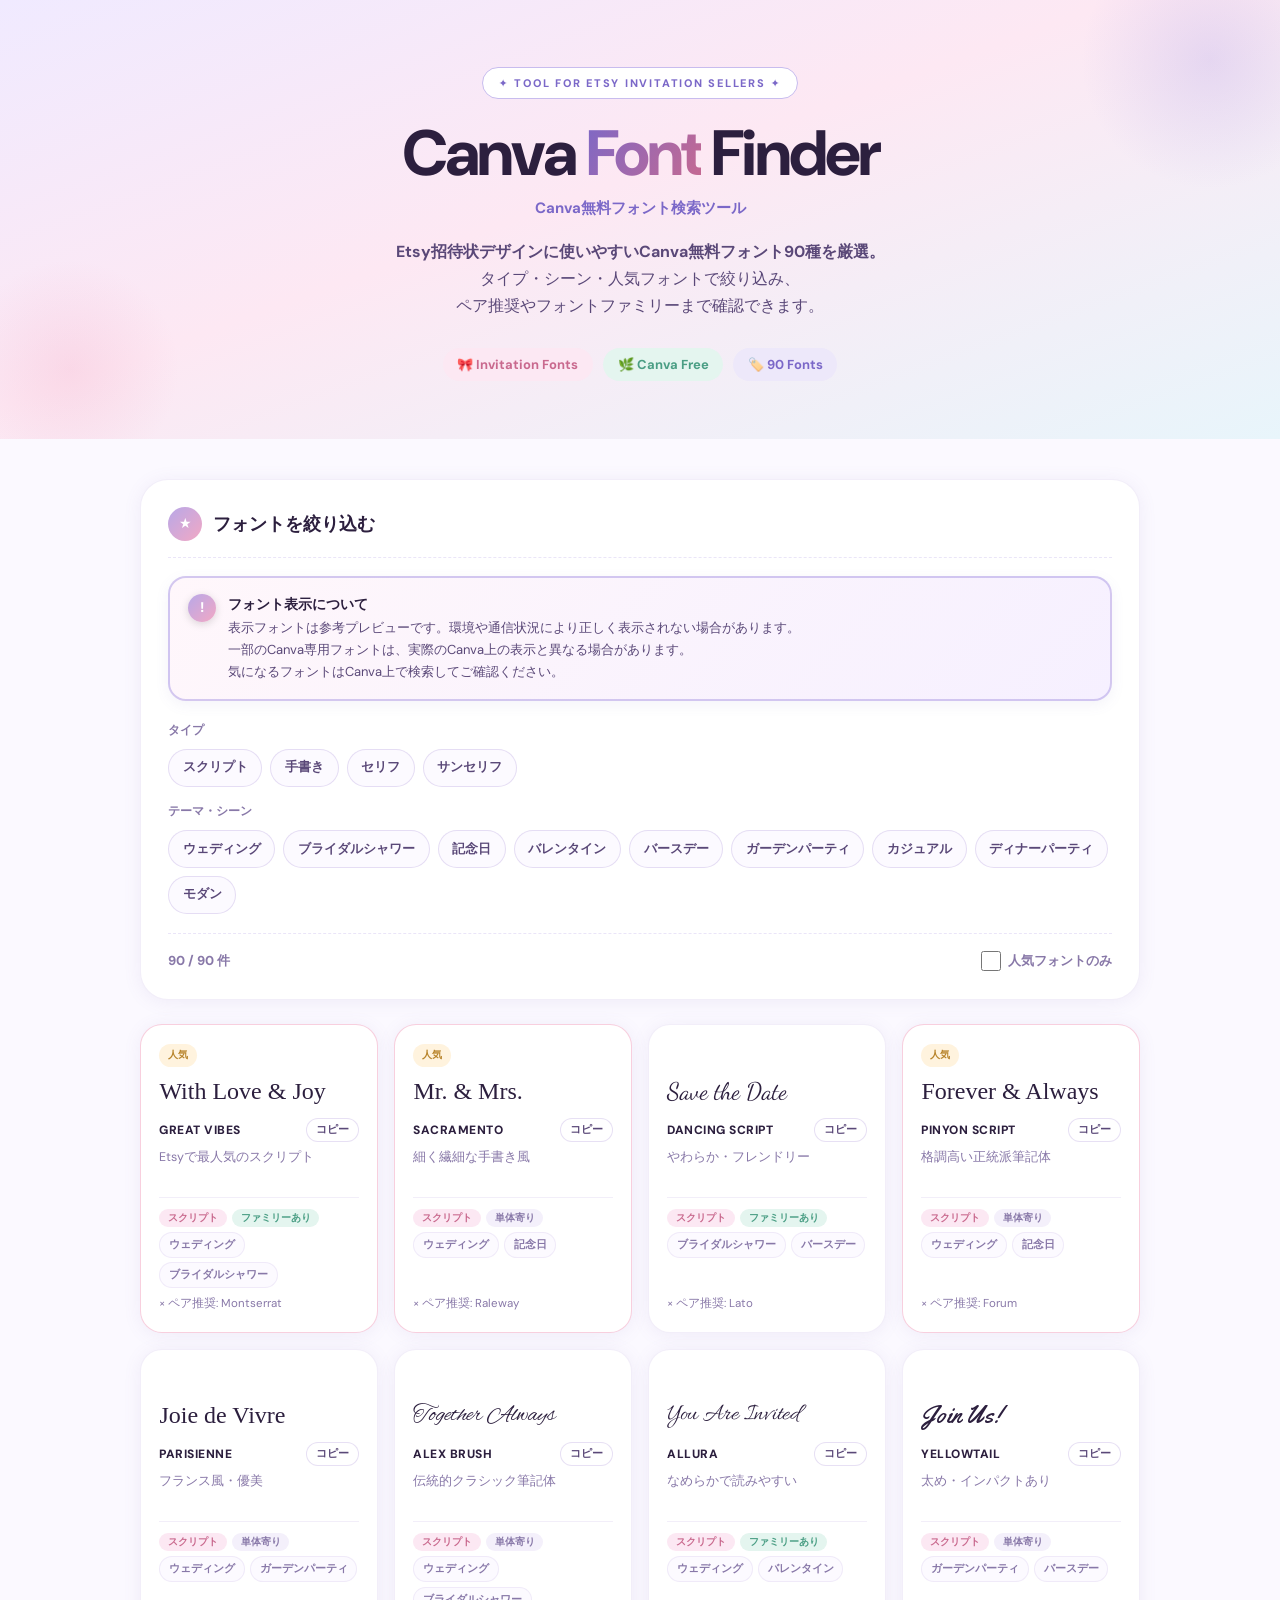
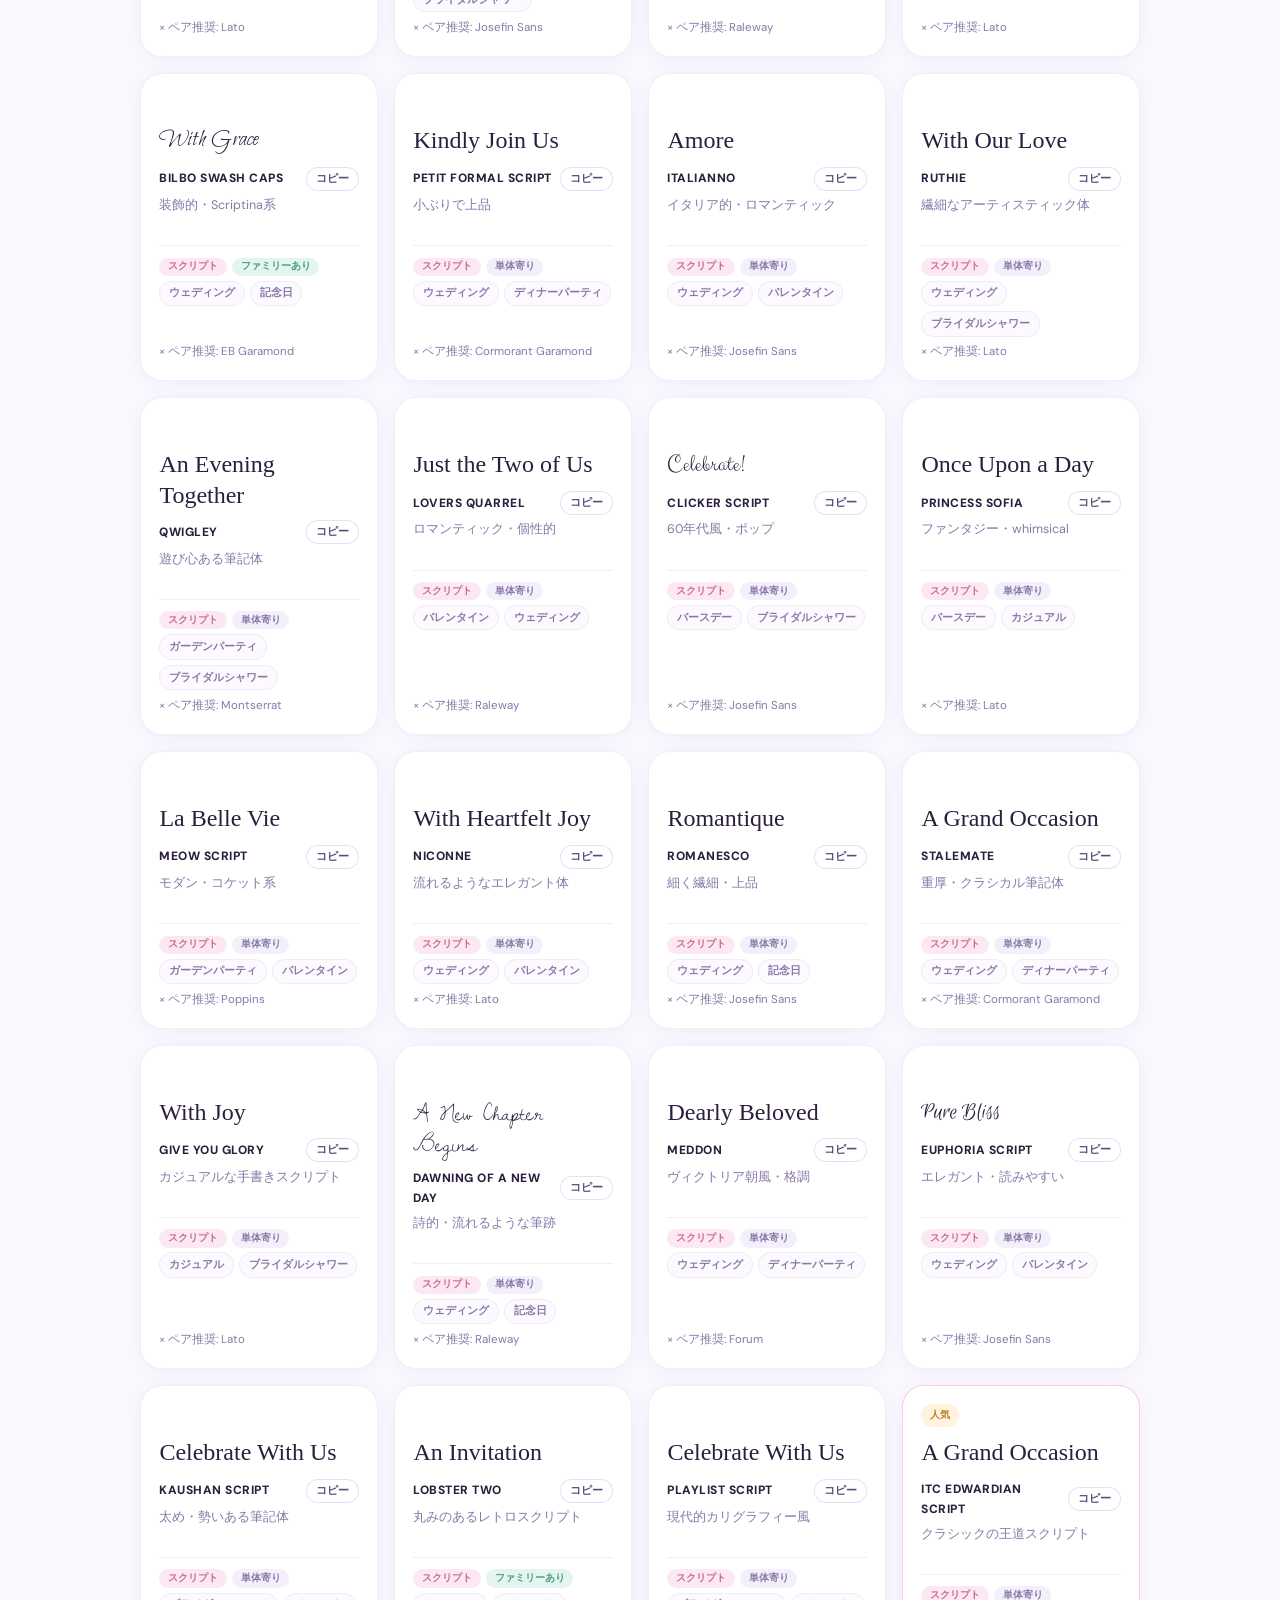
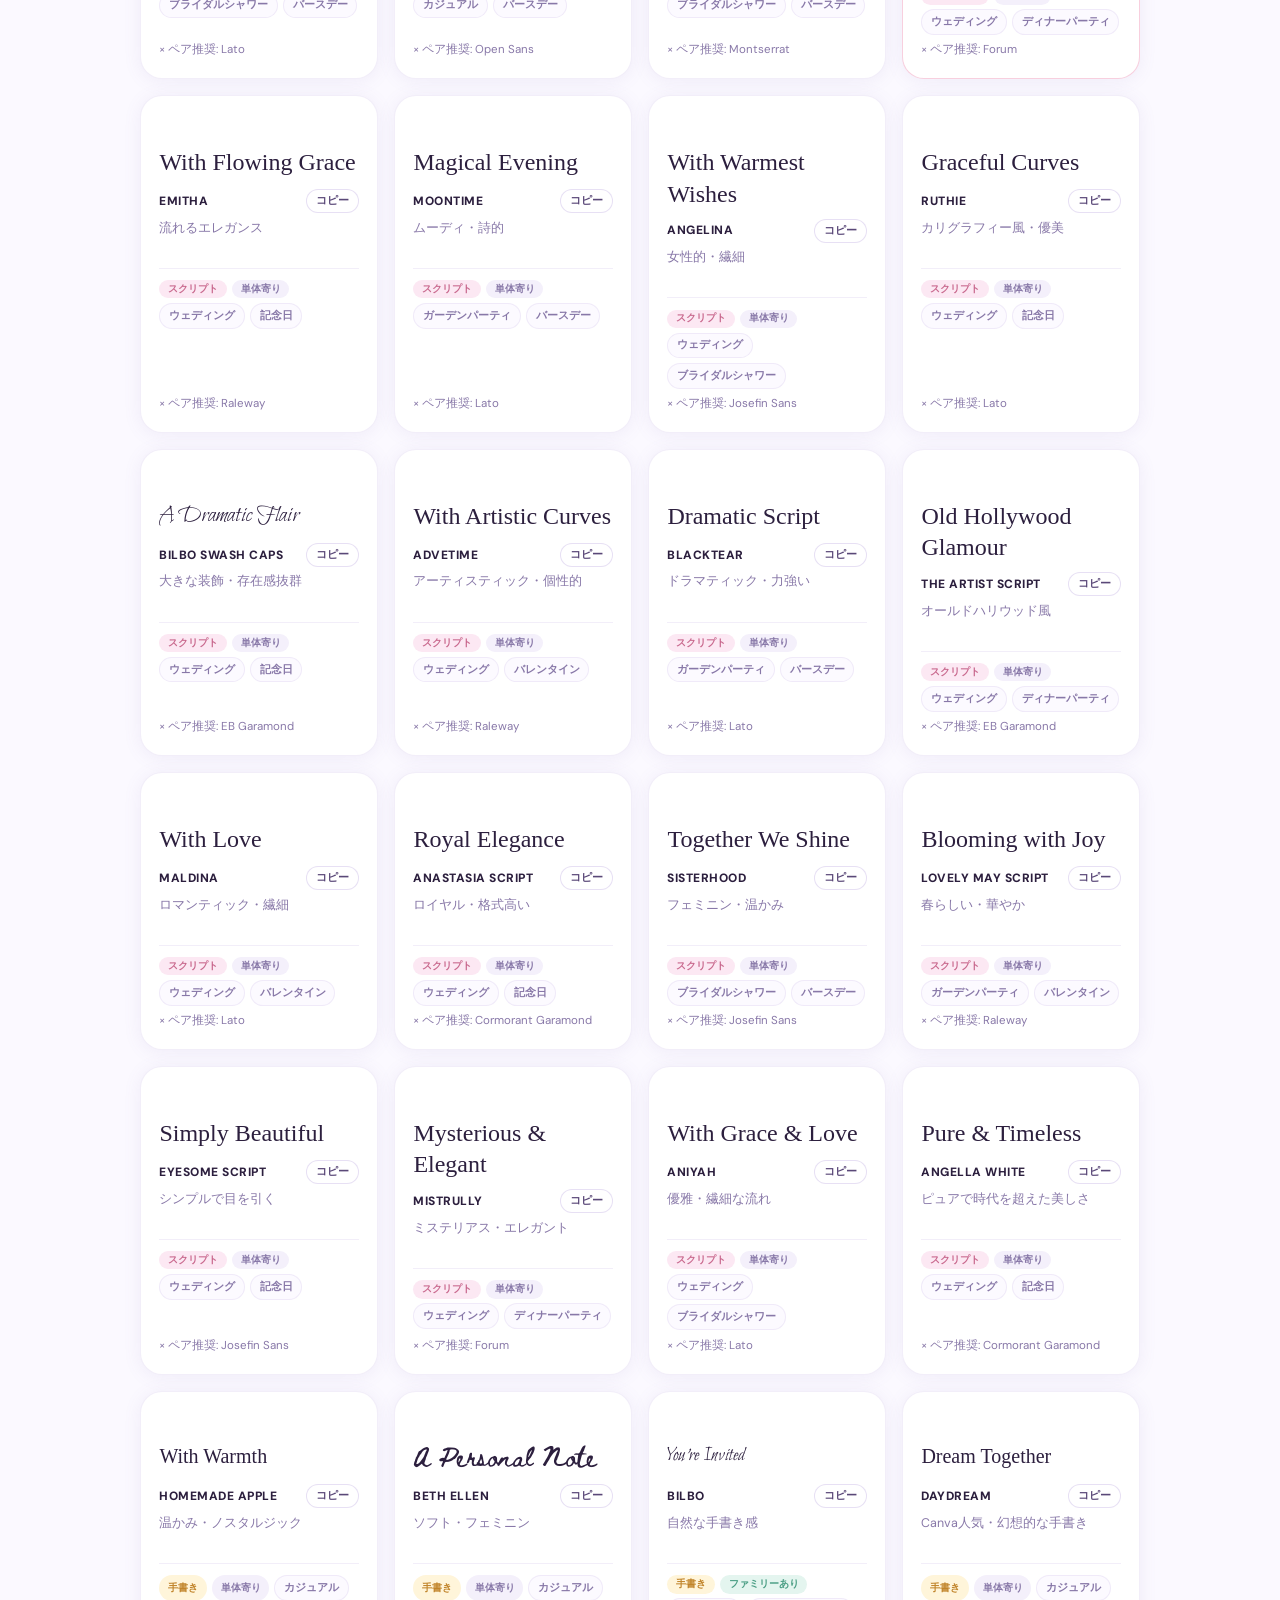
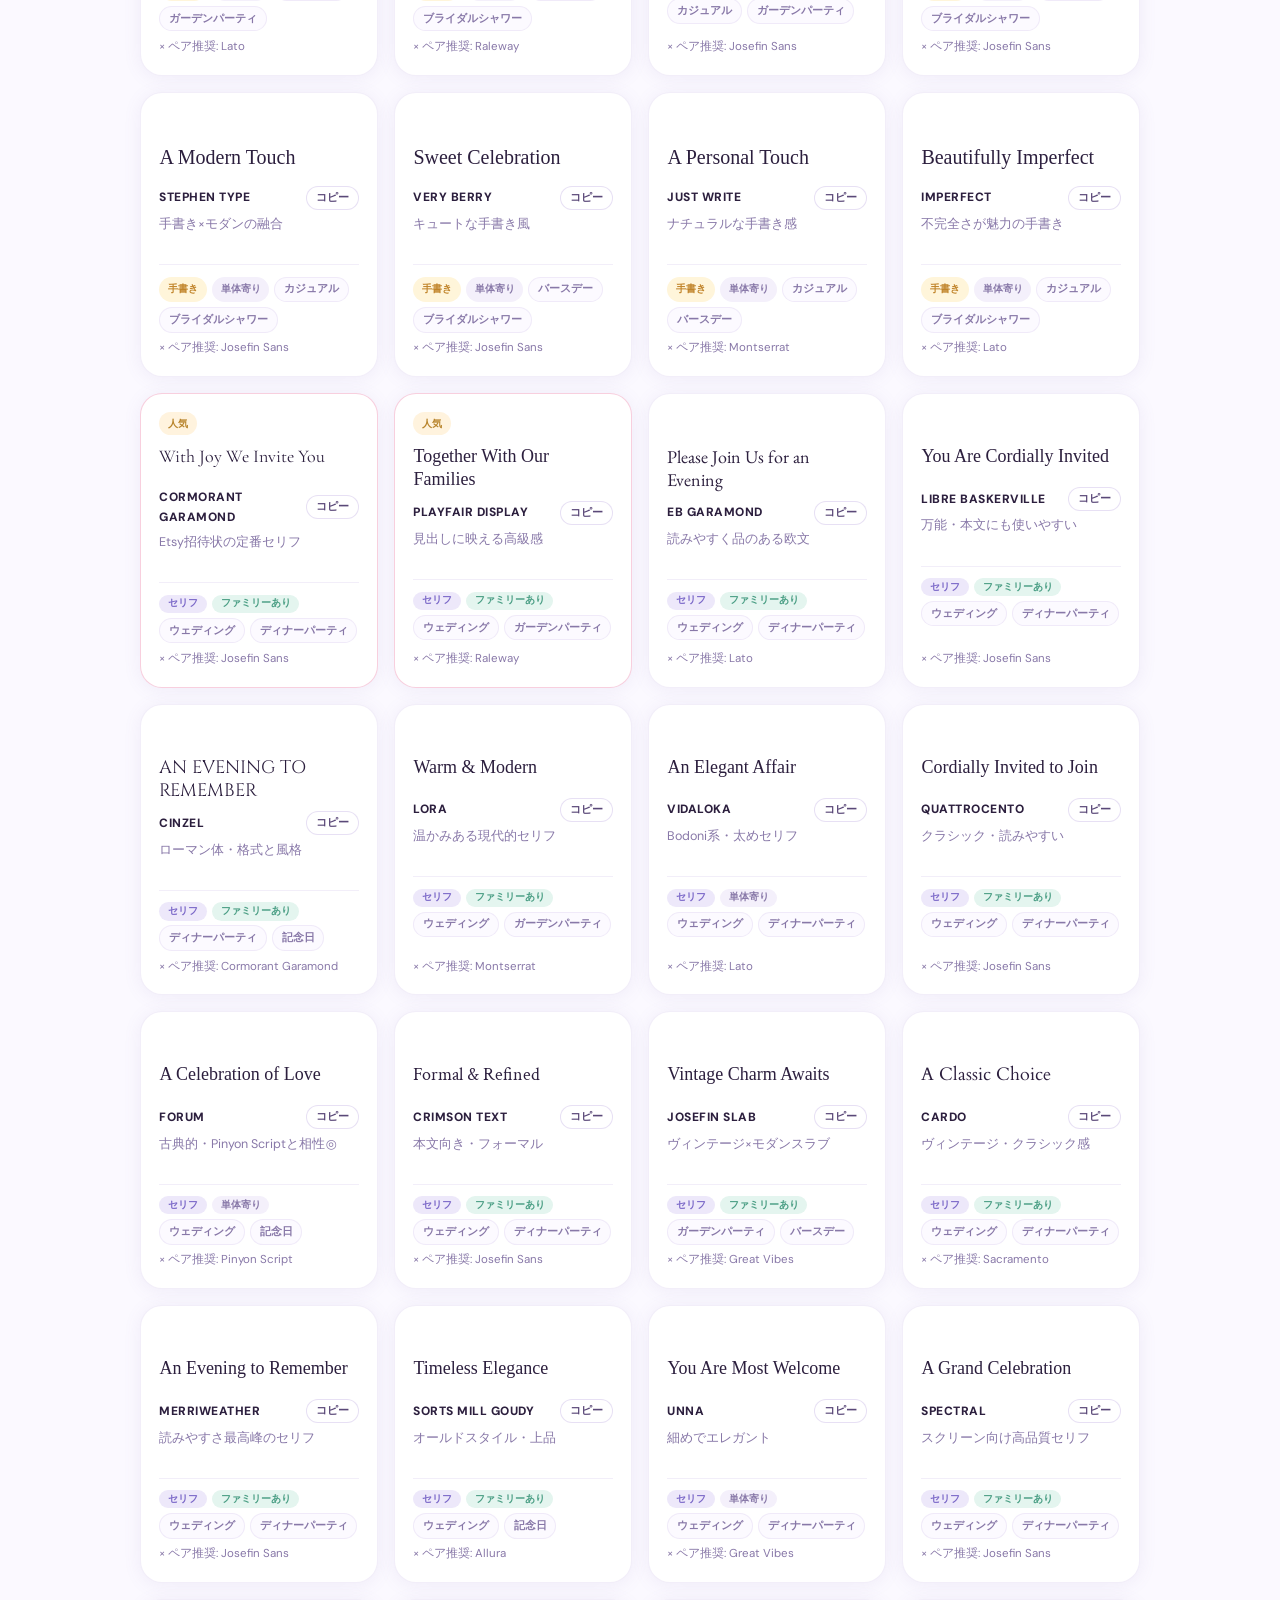
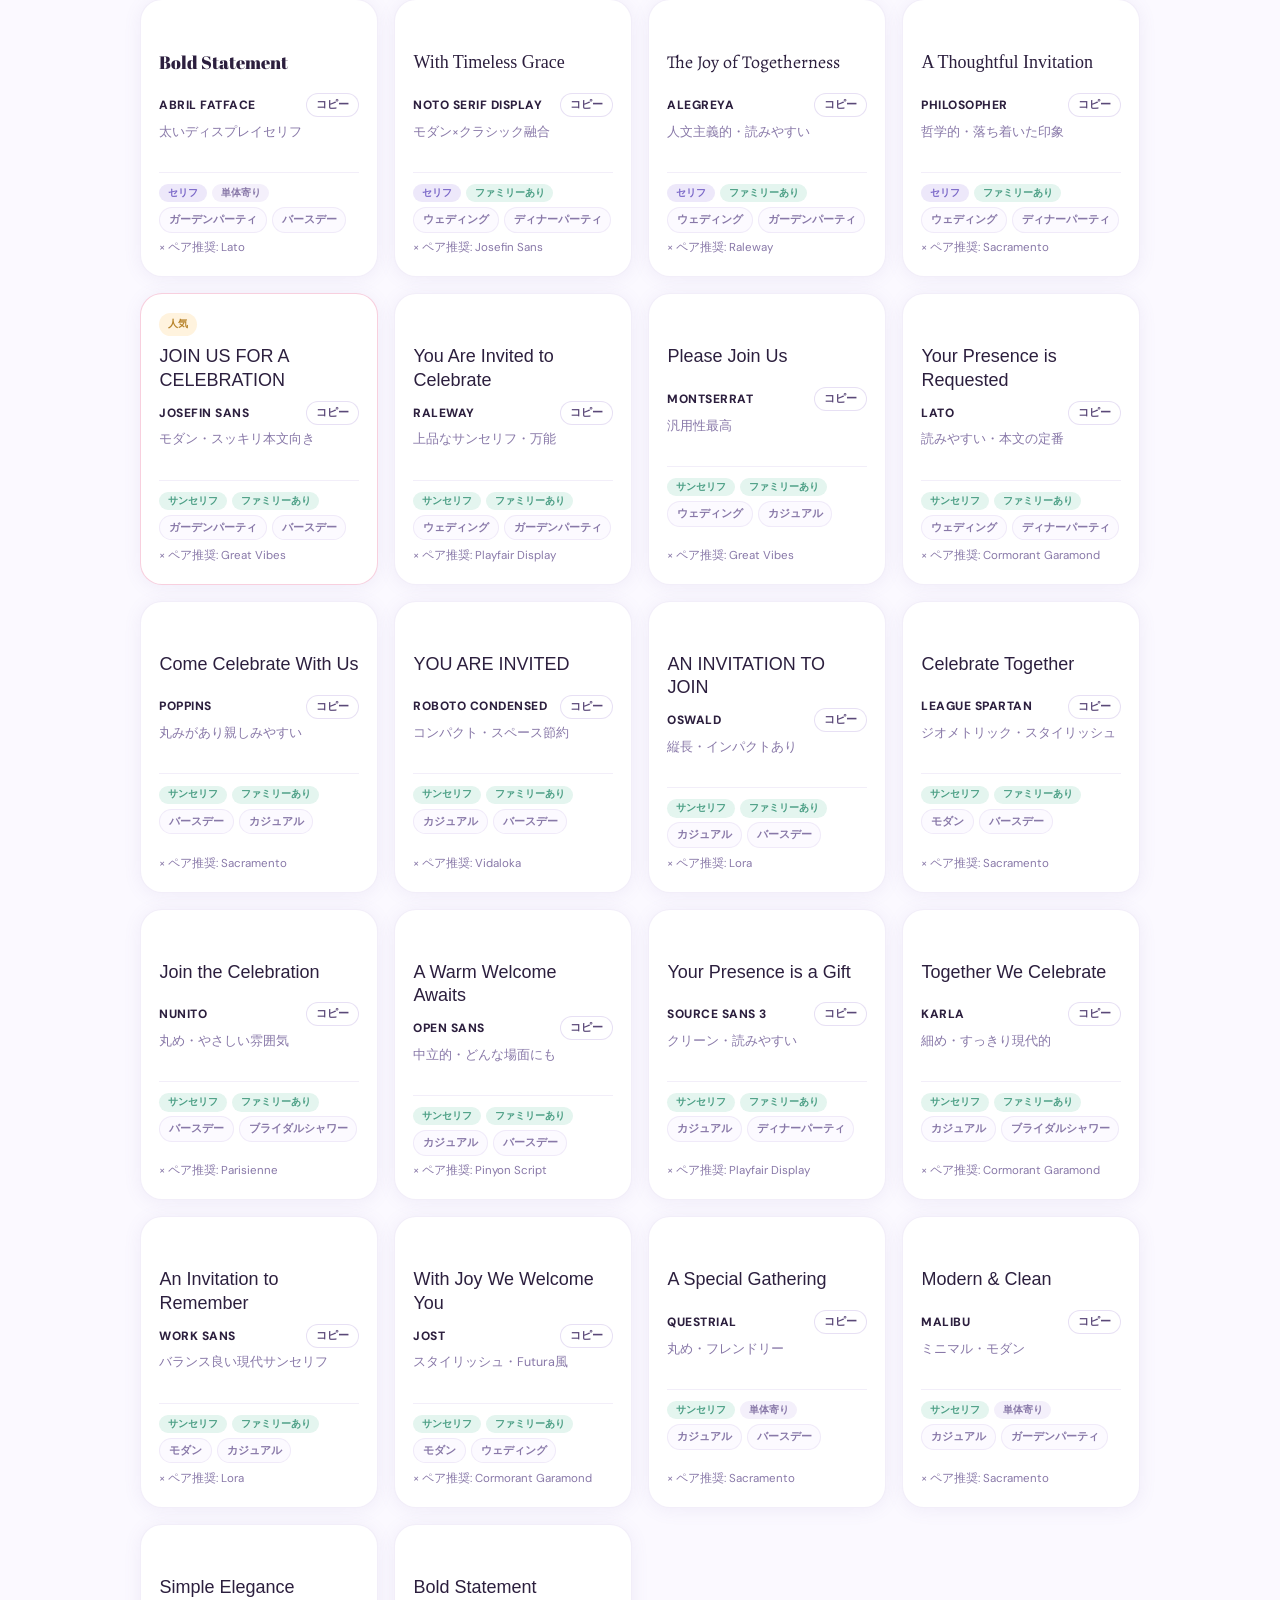
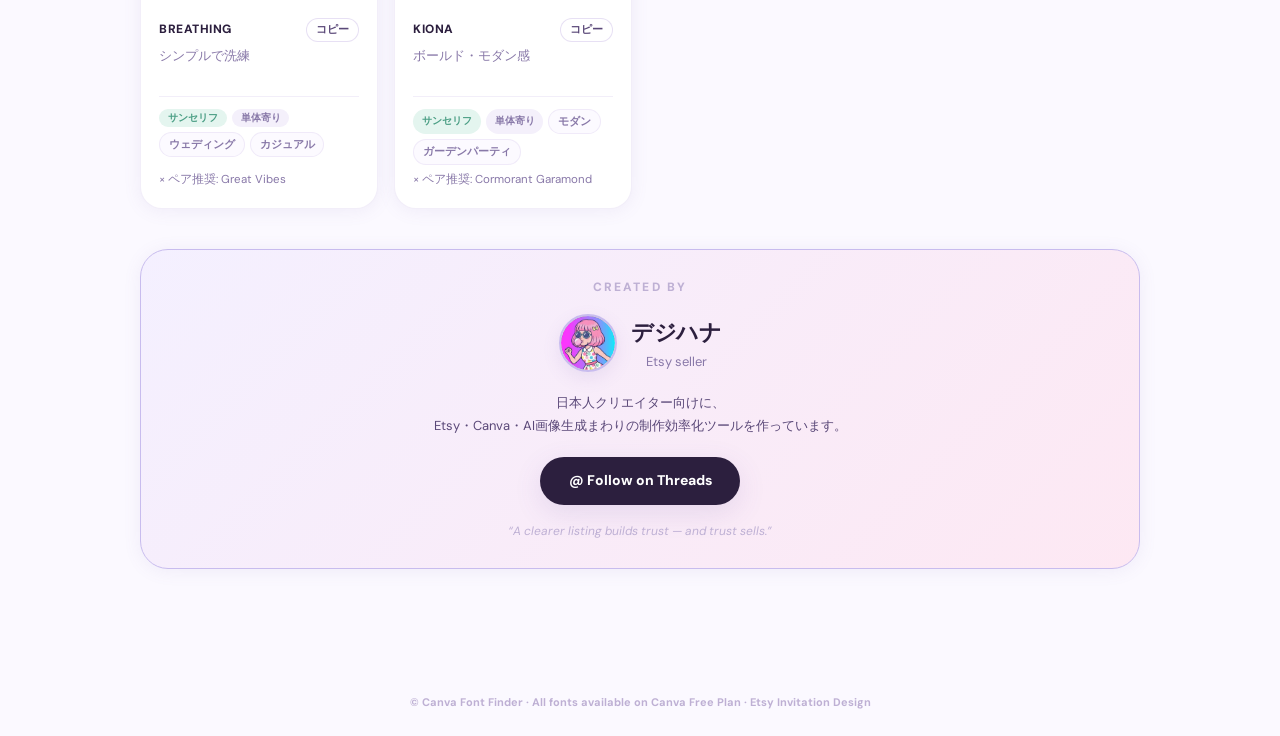
<file: canva_font_finder/index.html>
<!DOCTYPE html>
<html lang="ja">
<head>
<meta charset="UTF-8">
<meta name="viewport" content="width=device-width, initial-scale=1.0">
<!-- OGP / SNS Preview -->
<meta property="og:title" content="Canva Font Finder ✦ hello_digihana">
<meta property="og:description" content="Etsy招待状やCanvaデザインに使いやすい無料フォントを探せるフォント検索ツールです。">
<meta property="og:image" content="https://hellodigihana.github.io/main/canva_font_finder/ogp.png">
<meta property="og:url" content="https://hellodigihana.github.io/main/canva_font_finder/">
<meta property="og:type" content="website">
<meta property="og:site_name" content="hello_digihana">

<!-- Twitter / X Preview -->
<meta name="twitter:card" content="summary_large_image">
<meta name="twitter:title" content="Canva Font Finder ✦ hello_digihana">
<meta name="twitter:description" content="Etsy招待状やCanvaデザインに使いやすい無料フォントを探せるフォント検索ツールです。">
<meta name="twitter:image" content="https://hellodigihana.github.io/main/canva_font_finder/ogp.png">	
<title>Canva Font Finder ✦ hello_digihana</title>
<link rel="preconnect" href="https://fonts.googleapis.com">
<link rel="preconnect" href="https://fonts.gstatic.com" crossorigin>
<link href="https://fonts.googleapis.com/css2?family=DM+Sans:wght@300;400;500;600;700;800&family=Great+Vibes&family=Sacramento&family=Dancing+Script&family=Pinyon+Script&family=Parisienne&family=Alex+Brush&family=Allura&family=Yellowtail&family=Bilbo+Swash+Caps&family=Petit+Formal+Script&family=Italianno&family=Ruthie&family=Qwigley&family=Lovers+Quarrel&family=Clicker+Script&family=Princess+Sofia&family=Meow+Script&family=Niconne&family=Romanesco&family=Stalemate&family=Give+You+Glory&family=Dawning+of+a+New+Day&family=Meddon&family=Euphoria+Script&family=Kaushan+Script&family=Lobster+Two:ital@0;1&family=Homemade+Apple&family=Beth+Ellen&family=Bilbo&family=Cormorant+Garamond:ital,wght@0,300;0,400;1,400&family=Playfair+Display:ital,wght@0,400;0,700;1,400&family=EB+Garamond:ital@0;1&family=Libre+Baskerville&family=Cinzel&family=Lora:ital@0;1&family=Vidaloka&family=Josefin+Sans:wght@300;400;600&family=Raleway:wght@300;400;600&family=Montserrat:wght@300;400;600&family=Lato:wght@300;400;700&family=Josefin+Slab&family=Quattrocento&family=Forum&family=Crimson+Text:ital@0;1&family=Roboto+Condensed:wght@300;400&family=Poppins:wght@300;400;600&family=League+Spartan:wght@400;700&family=Oswald:wght@300;400&family=Cardo&family=Merriweather:wght@300;400&family=Sorts+Mill+Goudy&family=Unna&family=Spectral:wght@300;400&family=Abril+Fatface&family=Noto+Serif+Display&family=Alegreya&family=Philosopher&family=Nunito:wght@300;400;700&family=Open+Sans:wght@300;400;600&family=Source+Sans+3:wght@300;400&family=Karla&family=Work+Sans:wght@300;400;600&family=Jost:wght@300;400;600&family=Questrial&display=swap" rel="stylesheet">
<style>
:root{--bg:#FBF9FF;--bg2:#F4F0FB;--white:#fff;--pink:#F2A8C4;--pink-lt:#FCE8F3;--pink-dk:#C9698E;--lav:#B8A8E8;--lav-lt:#EDE8FA;--lav-dk:#7B68C8;--lav-mid:#C8BCEE;--mint:#A8D8C8;--mint-lt:#E4F5EF;--mint-dk:#4A9E84;--ink:#2C1F3E;--ink-mid:#5A4878;--ink-lt:#8878A8;--ink-xlt:#BEB0D4;--border:rgba(180,160,220,.18);--border-md:rgba(180,160,220,.32);--shadow-card:0 2px 18px rgba(120,100,180,.09);--shadow-md:0 8px 28px rgba(100,80,160,.13);--r-md:14px;--r-lg:20px;--r-xl:28px;--r-full:9999px;--ff:'DM Sans','Hiragino Sans','Noto Sans JP',system-ui,sans-serif}*{box-sizing:border-box;margin:0;padding:0}body{font-family:var(--ff);background:var(--bg);color:var(--ink);font-size:14px;line-height:1.7;min-height:100vh}.hero-wrap{background:linear-gradient(160deg,#F0EAFF 0%,#FDE8F3 45%,#E8F5FB 100%);padding:4.2rem 1.25rem 3.6rem;text-align:center;position:relative;overflow:hidden}.hero-wrap:before{content:'';position:absolute;top:-70px;right:-60px;width:260px;height:260px;background:radial-gradient(circle,rgba(184,168,232,.3),transparent 70%);border-radius:50%;pointer-events:none}.hero-wrap:after{content:'';position:absolute;bottom:-40px;left:-40px;width:220px;height:220px;background:radial-gradient(circle,rgba(242,168,196,.25),transparent 70%);border-radius:50%;pointer-events:none}.hero-badge{display:inline-block;background:#fff;border:1.5px solid var(--lav-mid);color:var(--lav-dk);font-size:11px;font-weight:800;letter-spacing:.16em;text-transform:uppercase;padding:.35rem 1rem;border-radius:var(--r-full);margin-bottom:1.35rem;position:relative}.hero-title{font-size:clamp(42px,10vw,64px);font-weight:800;color:var(--ink);line-height:1.03;margin-bottom:1rem;letter-spacing:-.045em;position:relative}.hero-title em{font-style:normal;background:linear-gradient(120deg,var(--lav-dk),var(--pink-dk));-webkit-background-clip:text;-webkit-text-fill-color:transparent;background-clip:text}.hero-sub{font-size:clamp(13px,3vw,16px);line-height:1.7;color:var(--ink-mid);max-width:560px;margin:0 auto 1.8rem;position:relative}.hero-chips{display:flex;flex-wrap:wrap;gap:.65rem;justify-content:center;position:relative}.hero-chip{display:inline-flex;align-items:center;gap:.3rem;font-size:13px;padding:.35rem .9rem;border-radius:var(--r-full);font-weight:700}.chip-pink{background:var(--pink-lt);color:var(--pink-dk)}.chip-lav{background:var(--lav-lt);color:var(--lav-dk)}.chip-mint{background:var(--mint-lt);color:var(--mint-dk)}.page{max-width:1040px;margin:0 auto;padding:2.5rem 1.25rem 5rem}.section,.creator-card{background:#fff;border:1px solid var(--border);border-radius:var(--r-xl);padding:1.7rem;box-shadow:var(--shadow-card);margin-bottom:1.25rem}.sec-hd{display:flex;align-items:center;gap:.7rem;margin-bottom:1.1rem;padding-bottom:1rem;border-bottom:1.5px dashed rgba(184,168,232,.3)}.sec-num{width:34px;height:34px;background:linear-gradient(135deg,var(--lav),var(--pink));border-radius:50%;display:flex;align-items:center;justify-content:center;color:#fff;font-weight:800}.sec-title{font-size:18px;font-weight:800}.filter-label{display:block;font-size:12px;font-weight:800;color:var(--ink-lt);margin:.9rem 0 .55rem}.tags{display:flex;flex-wrap:wrap;gap:.5rem;min-height:32px}.tag{-webkit-tap-highlight-color:transparent;touch-action:manipulation;user-select:none;background:#FCFAFF;border:1.5px solid var(--border-md);border-radius:var(--r-full);padding:.45rem .85rem;font-family:var(--ff);font-size:12.5px;font-weight:700;color:var(--ink-mid);cursor:pointer}.filter-check{position:absolute;opacity:0;width:1px;height:1px;overflow:hidden;pointer-events:none}.tag.active,.filter-check:checked+.tag{background:linear-gradient(135deg,var(--lav-lt),var(--pink-lt));border-color:var(--lav-mid);color:var(--lav-dk);box-shadow:0 2px 10px rgba(123,104,200,.14)}.filter-meta{display:flex;align-items:center;justify-content:space-between;gap:1rem;margin-top:1.2rem;padding-top:1rem;border-top:1.5px dashed rgba(184,168,232,.3);flex-wrap:wrap}.result-count,.hot-toggle{font-size:13px;font-weight:800;color:var(--ink-lt)}.hot-toggle{display:flex;align-items:center;gap:.4rem}#hot-only{width:20px;height:20px;accent-color:var(--lav-dk)}.filter-actions{display:flex;align-items:center;gap:.65rem;flex-wrap:wrap}.grid{display:grid;grid-template-columns:repeat(auto-fill,minmax(220px,1fr));gap:1rem;margin-top:1.5rem}.font-card{background:#fff;border:1px solid var(--border);border-radius:22px;padding:1.15rem;box-shadow:var(--shadow-card);min-height:218px;display:flex;flex-direction:column;gap:.35rem}.font-card.hot{border-color:rgba(242,168,196,.55)}.card-badges{min-height:23px;display:flex;gap:.35rem}.badge{display:inline-flex;align-items:center;border-radius:999px;padding:.18rem .55rem;font-size:10px;font-weight:800;line-height:1.25}.b-hot{background:#FFF3DE;color:#B8842B}.b-script{background:#FCE8F3;color:#C9698E}.b-serif{background:#EDE8FA;color:#7B68C8}.b-sans{background:#E4F5EF;color:#4A9E84}.b-hand{background:#FFF5DA;color:#C1842A}.b-family{background:#E4F5EF;color:#4A9E84}.b-solo{background:#F4F0FB;color:#8878A8}.card-preview{line-height:1.3;color:var(--ink);margin:.25rem 0 .2rem;min-height:33px;word-break:break-word}.card-name{font-size:12px;font-weight:800;color:var(--ink);letter-spacing:.04em;text-transform:uppercase}.card-note{font-size:12.5px;color:var(--ink-lt);line-height:1.55;min-height:38px}.card-divider{height:1px;background:var(--border);margin:.35rem 0}.card-meta{display:flex;flex-wrap:wrap;gap:.3rem}.scene-tag{background:#FCFAFF;border:1px solid var(--border);border-radius:999px;padding:.18rem .55rem;font-size:10.5px;font-weight:700;color:var(--ink-lt)}.card-pair{font-size:11.5px;color:var(--ink-lt);margin-top:auto}.empty{grid-column:1/-1;text-align:center;padding:2rem;color:var(--ink-lt);font-weight:700;display:none}.creator-card{margin-top:2.5rem;text-align:center;background:linear-gradient(135deg,#F4F0FF,#FDE8F3);border:1.5px solid var(--lav-mid)}.creator-label{font-size:12px;letter-spacing:.18em;text-transform:uppercase;color:var(--ink-xlt);font-weight:800;margin-bottom:1rem}.creator-row{display:flex;align-items:center;justify-content:center;gap:.9rem;flex-wrap:wrap;margin-bottom:1.1rem}.creator-icon-wrap{width:58px;height:58px;border-radius:50%;border:2.5px solid var(--lav-mid);display:flex;align-items:center;justify-content:center;font-size:24px;background:rgba(255,255,255,.5);overflow:hidden;box-shadow:0 6px 18px rgba(120,100,180,.12)}.creator-icon-wrap img{width:100%;height:100%;object-fit:cover;border-radius:50%;display:block}.creator-name{font-size:22px;font-weight:800;letter-spacing:-.02em}.creator-name-sub{font-size:13px;color:var(--ink-lt)}.creator-desc{font-size:13px;color:var(--ink-mid);line-height:1.8;margin:0 auto 1.2rem;max-width:520px}.btn-threads{display:inline-flex;padding:.75rem 1.8rem;background:var(--ink);color:#fff;border-radius:999px;text-decoration:none;font-weight:800;box-shadow:var(--shadow-md)}.creator-quote{font-size:12px;color:var(--ink-xlt);margin-top:1rem;font-style:italic}footer{text-align:center;padding:1.5rem;color:var(--ink-xlt);font-size:11px;font-weight:700}.is-hidden{display:none!important}@media(max-width:600px){.hero-wrap{padding:2.2rem 1rem 1.9rem}.hero-badge{font-size:10px;margin-bottom:.8rem;padding:.25rem .75rem}.hero-title{font-size:clamp(34px,12vw,46px);margin-bottom:.7rem}.hero-sub{font-size:13.5px;line-height:1.65;margin-bottom:1rem}.hero-chips{gap:.45rem}.hero-chip{font-size:11.5px;padding:.25rem .65rem}.page{padding:2rem 1rem 4rem}.section,.creator-card{border-radius:26px;padding:1.25rem}.grid{grid-template-columns:1fr 1fr;gap:.75rem}.font-card{padding:.9rem;min-height:210px;border-radius:18px}.card-preview{font-size:18px!important}.card-name{font-size:11px}.card-note{font-size:11.5px}.filter-meta{align-items:flex-end}.filter-actions{width:100%;justify-content:space-between}.font-notice{font-size:12.5px;padding:.9rem .95rem}.notice-icon{width:26px;height:26px;font-size:13px}}@media(max-width:390px){.grid{grid-template-columns:1fr}}.font-notice{display:flex;gap:.75rem;align-items:flex-start;background:linear-gradient(135deg,#FFF7FB,#F6F0FF);border:2px solid rgba(184,168,232,.6);border-radius:18px;padding:1rem 1.1rem;margin:1rem 0 1.2rem;color:#5A4878;font-size:13px;line-height:1.7;box-shadow:0 4px 14px rgba(120,100,180,.08);transition:.2s}.font-notice:hover{transform:translateY(-1px)}.notice-icon{flex:0 0 auto;width:28px;height:28px;border-radius:50%;background:linear-gradient(135deg,#B8A8E8,#F2A8C4);color:#fff;font-weight:800;display:flex;align-items:center;justify-content:center;font-size:14px;box-shadow:0 2px 8px rgba(0,0,0,.15)}.font-notice strong{color:#2C1F3E;font-size:13.5px}.hero-catch{font-size:15px;font-weight:700;color:var(--lav-dk);margin:-.4rem auto 1rem;position:relative}
.card-name-wrap{display:flex;align-items:center;justify-content:space-between;gap:.5rem;}
.copy-btn{font-size:10.5px;padding:.25rem .55rem;border-radius:999px;border:1px solid var(--border-md);background:#fff;color:var(--ink-mid);font-weight:700;cursor:pointer;transition:.15s;white-space:nowrap;flex-shrink:0;}
.copy-btn:hover{background:var(--lav-lt);color:var(--lav-dk);}
</style>
</head>
<body>
<header class="hero-wrap"><div class="hero-badge">✦ Tool for Etsy Invitation Sellers ✦</div><h1 class="hero-title">Canva <em>Font</em> Finder</h1><p class="hero-catch">Canva無料フォント検索ツール</p>
  <p class="hero-sub"><strong>Etsy招待状デザインに使いやすいCanva無料フォント90種を厳選。</strong><br>
  タイプ・シーン・人気フォントで絞り込み、<br>ペア推奨やフォントファミリーまで確認できます。</p>
<div class="hero-chips"><span class="hero-chip chip-pink">🎀 Invitation Fonts</span><span class="hero-chip chip-mint">🌿 Canva Free</span><span class="hero-chip chip-lav">🏷️ 90 Fonts</span></div></header>
<main class="page">
<section class="section">
  <div class="sec-hd"><div class="sec-num">★</div><div class="sec-title">フォントを絞り込む</div></div>
<div class="font-notice">
  <span class="notice-icon">!</span>
  <div>
    <strong>フォント表示について</strong><br>
    表示フォントは参考プレビューです。環境や通信状況により正しく表示されない場合があります。<br>
一部のCanva専用フォントは、実際のCanva上の表示と異なる場合があります。<br>気になるフォントはCanva上で検索してご確認ください。
  </div>
</div>
  <div class="filter-block"><span class="filter-label">タイプ</span><div class="tags" id="type-btns"><input class="filter-check" id="type-script" type="checkbox" data-kind="type" value="script"><label class="tag" for="type-script">スクリプト</label><input class="filter-check" id="type-hand" type="checkbox" data-kind="type" value="hand"><label class="tag" for="type-hand">手書き</label><input class="filter-check" id="type-serif" type="checkbox" data-kind="type" value="serif"><label class="tag" for="type-serif">セリフ</label><input class="filter-check" id="type-sans" type="checkbox" data-kind="type" value="sans"><label class="tag" for="type-sans">サンセリフ</label></div></div>
  <div class="filter-block"><span class="filter-label">テーマ・シーン</span><div class="tags" id="scene-btns"><input class="filter-check" id="scene-0" type="checkbox" data-kind="scene" value="ウェディング"><label class="tag" for="scene-0">ウェディング</label><input class="filter-check" id="scene-1" type="checkbox" data-kind="scene" value="ブライダルシャワー"><label class="tag" for="scene-1">ブライダルシャワー</label><input class="filter-check" id="scene-2" type="checkbox" data-kind="scene" value="記念日"><label class="tag" for="scene-2">記念日</label><input class="filter-check" id="scene-3" type="checkbox" data-kind="scene" value="バレンタイン"><label class="tag" for="scene-3">バレンタイン</label><input class="filter-check" id="scene-4" type="checkbox" data-kind="scene" value="バースデー"><label class="tag" for="scene-4">バースデー</label><input class="filter-check" id="scene-5" type="checkbox" data-kind="scene" value="ガーデンパーティ"><label class="tag" for="scene-5">ガーデンパーティ</label><input class="filter-check" id="scene-6" type="checkbox" data-kind="scene" value="カジュアル"><label class="tag" for="scene-6">カジュアル</label><input class="filter-check" id="scene-7" type="checkbox" data-kind="scene" value="ディナーパーティ"><label class="tag" for="scene-7">ディナーパーティ</label><input class="filter-check" id="scene-8" type="checkbox" data-kind="scene" value="モダン"><label class="tag" for="scene-8">モダン</label></div></div>
  <div class="filter-meta"><span class="result-count" id="count">90 / 90 件</span><div class="filter-actions"><label class="hot-toggle"><input type="checkbox" id="hot-only"> 人気フォントのみ</label></div></div>
</section>
<section class="grid" id="grid"><article class="font-card hot" data-type="script" data-scenes="ウェディング|ブライダルシャワー|記念日|バレンタイン" data-hot="1">
  <div class="card-badges"><span class="badge b-hot">人気</span></div>
  <div class="card-preview" style="font-family:&#x27;Great Vibes&#x27;,cursive;font-size:24px">With Love &amp; Joy</div>
  <div class="card-name-wrap"><span class="card-name">Great Vibes</span><button class="copy-btn" data-font="Great Vibes">コピー</button></div>
  <div class="card-note">Etsyで最人気のスクリプト</div>
  <div class="card-divider"></div>
  <div class="card-meta"><span class="badge b-script">スクリプト</span><span class="badge b-family">ファミリーあり</span><span class="scene-tag">ウェディング</span><span class="scene-tag">ブライダルシャワー</span></div>
  <div class="card-pair">× ペア推奨: Montserrat</div>
</article>
<article class="font-card hot" data-type="script" data-scenes="ウェディング|記念日|バレンタイン" data-hot="1">
  <div class="card-badges"><span class="badge b-hot">人気</span></div>
  <div class="card-preview" style="font-family:&#x27;Sacramento&#x27;,cursive;font-size:24px">Mr. &amp; Mrs.</div>
  <div class="card-name-wrap"><span class="card-name">Sacramento</span><button class="copy-btn" data-font="Sacramento">コピー</button></div>
  <div class="card-note">細く繊細な手書き風</div>
  <div class="card-divider"></div>
  <div class="card-meta"><span class="badge b-script">スクリプト</span><span class="badge b-solo">単体寄り</span><span class="scene-tag">ウェディング</span><span class="scene-tag">記念日</span></div>
  <div class="card-pair">× ペア推奨: Raleway</div>
</article>
<article class="font-card" data-type="script" data-scenes="ブライダルシャワー|バースデー|ガーデンパーティ" data-hot="0">
  <div class="card-badges"></div>
  <div class="card-preview" style="font-family:&#x27;Dancing Script&#x27;,cursive;font-size:24px">Save the Date</div>
  <div class="card-name-wrap"><span class="card-name">Dancing Script</span><button class="copy-btn" data-font="Dancing Script">コピー</button></div>
  <div class="card-note">やわらか・フレンドリー</div>
  <div class="card-divider"></div>
  <div class="card-meta"><span class="badge b-script">スクリプト</span><span class="badge b-family">ファミリーあり</span><span class="scene-tag">ブライダルシャワー</span><span class="scene-tag">バースデー</span></div>
  <div class="card-pair">× ペア推奨: Lato</div>
</article>
<article class="font-card hot" data-type="script" data-scenes="ウェディング|記念日|バレンタイン" data-hot="1">
  <div class="card-badges"><span class="badge b-hot">人気</span></div>
  <div class="card-preview" style="font-family:&#x27;Pinyon Script&#x27;,cursive;font-size:24px">Forever &amp; Always</div>
  <div class="card-name-wrap"><span class="card-name">Pinyon Script</span><button class="copy-btn" data-font="Pinyon Script">コピー</button></div>
  <div class="card-note">格調高い正統派筆記体</div>
  <div class="card-divider"></div>
  <div class="card-meta"><span class="badge b-script">スクリプト</span><span class="badge b-solo">単体寄り</span><span class="scene-tag">ウェディング</span><span class="scene-tag">記念日</span></div>
  <div class="card-pair">× ペア推奨: Forum</div>
</article>
<article class="font-card" data-type="script" data-scenes="ウェディング|ガーデンパーティ|バレンタイン" data-hot="0">
  <div class="card-badges"></div>
  <div class="card-preview" style="font-family:&#x27;Parisienne&#x27;,cursive;font-size:24px">Joie de Vivre</div>
  <div class="card-name-wrap"><span class="card-name">Parisienne</span><button class="copy-btn" data-font="Parisienne">コピー</button></div>
  <div class="card-note">フランス風・優美</div>
  <div class="card-divider"></div>
  <div class="card-meta"><span class="badge b-script">スクリプト</span><span class="badge b-solo">単体寄り</span><span class="scene-tag">ウェディング</span><span class="scene-tag">ガーデンパーティ</span></div>
  <div class="card-pair">× ペア推奨: Lato</div>
</article>
<article class="font-card" data-type="script" data-scenes="ウェディング|ブライダルシャワー|記念日" data-hot="0">
  <div class="card-badges"></div>
  <div class="card-preview" style="font-family:&#x27;Alex Brush&#x27;,cursive;font-size:24px">Together Always</div>
  <div class="card-name-wrap"><span class="card-name">Alex Brush</span><button class="copy-btn" data-font="Alex Brush">コピー</button></div>
  <div class="card-note">伝統的クラシック筆記体</div>
  <div class="card-divider"></div>
  <div class="card-meta"><span class="badge b-script">スクリプト</span><span class="badge b-solo">単体寄り</span><span class="scene-tag">ウェディング</span><span class="scene-tag">ブライダルシャワー</span></div>
  <div class="card-pair">× ペア推奨: Josefin Sans</div>
</article>
<article class="font-card" data-type="script" data-scenes="ウェディング|バレンタイン|ガーデンパーティ" data-hot="0">
  <div class="card-badges"></div>
  <div class="card-preview" style="font-family:&#x27;Allura&#x27;,cursive;font-size:24px">You Are Invited</div>
  <div class="card-name-wrap"><span class="card-name">Allura</span><button class="copy-btn" data-font="Allura">コピー</button></div>
  <div class="card-note">なめらかで読みやすい</div>
  <div class="card-divider"></div>
  <div class="card-meta"><span class="badge b-script">スクリプト</span><span class="badge b-family">ファミリーあり</span><span class="scene-tag">ウェディング</span><span class="scene-tag">バレンタイン</span></div>
  <div class="card-pair">× ペア推奨: Raleway</div>
</article>
<article class="font-card" data-type="script" data-scenes="ガーデンパーティ|バースデー|カジュアル" data-hot="0">
  <div class="card-badges"></div>
  <div class="card-preview" style="font-family:&#x27;Yellowtail&#x27;,cursive;font-size:24px">Join Us!</div>
  <div class="card-name-wrap"><span class="card-name">Yellowtail</span><button class="copy-btn" data-font="Yellowtail">コピー</button></div>
  <div class="card-note">太め・インパクトあり</div>
  <div class="card-divider"></div>
  <div class="card-meta"><span class="badge b-script">スクリプト</span><span class="badge b-solo">単体寄り</span><span class="scene-tag">ガーデンパーティ</span><span class="scene-tag">バースデー</span></div>
  <div class="card-pair">× ペア推奨: Lato</div>
</article>
<article class="font-card" data-type="script" data-scenes="ウェディング|記念日" data-hot="0">
  <div class="card-badges"></div>
  <div class="card-preview" style="font-family:&#x27;Bilbo Swash Caps&#x27;,cursive;font-size:24px">With Grace</div>
  <div class="card-name-wrap"><span class="card-name">Bilbo Swash Caps</span><button class="copy-btn" data-font="Bilbo Swash Caps">コピー</button></div>
  <div class="card-note">装飾的・Scriptina系</div>
  <div class="card-divider"></div>
  <div class="card-meta"><span class="badge b-script">スクリプト</span><span class="badge b-family">ファミリーあり</span><span class="scene-tag">ウェディング</span><span class="scene-tag">記念日</span></div>
  <div class="card-pair">× ペア推奨: EB Garamond</div>
</article>
<article class="font-card" data-type="script" data-scenes="ウェディング|ディナーパーティ" data-hot="0">
  <div class="card-badges"></div>
  <div class="card-preview" style="font-family:&#x27;Petit Formal Script&#x27;,cursive;font-size:24px">Kindly Join Us</div>
  <div class="card-name-wrap"><span class="card-name">Petit Formal Script</span><button class="copy-btn" data-font="Petit Formal Script">コピー</button></div>
  <div class="card-note">小ぶりで上品</div>
  <div class="card-divider"></div>
  <div class="card-meta"><span class="badge b-script">スクリプト</span><span class="badge b-solo">単体寄り</span><span class="scene-tag">ウェディング</span><span class="scene-tag">ディナーパーティ</span></div>
  <div class="card-pair">× ペア推奨: Cormorant Garamond</div>
</article>
<article class="font-card" data-type="script" data-scenes="ウェディング|バレンタイン|記念日" data-hot="0">
  <div class="card-badges"></div>
  <div class="card-preview" style="font-family:&#x27;Italianno&#x27;,cursive;font-size:24px">Amore</div>
  <div class="card-name-wrap"><span class="card-name">Italianno</span><button class="copy-btn" data-font="Italianno">コピー</button></div>
  <div class="card-note">イタリア的・ロマンティック</div>
  <div class="card-divider"></div>
  <div class="card-meta"><span class="badge b-script">スクリプト</span><span class="badge b-solo">単体寄り</span><span class="scene-tag">ウェディング</span><span class="scene-tag">バレンタイン</span></div>
  <div class="card-pair">× ペア推奨: Josefin Sans</div>
</article>
<article class="font-card" data-type="script" data-scenes="ウェディング|ブライダルシャワー" data-hot="0">
  <div class="card-badges"></div>
  <div class="card-preview" style="font-family:&#x27;Ruthie&#x27;,cursive;font-size:24px">With Our Love</div>
  <div class="card-name-wrap"><span class="card-name">Ruthie</span><button class="copy-btn" data-font="Ruthie">コピー</button></div>
  <div class="card-note">繊細なアーティスティック体</div>
  <div class="card-divider"></div>
  <div class="card-meta"><span class="badge b-script">スクリプト</span><span class="badge b-solo">単体寄り</span><span class="scene-tag">ウェディング</span><span class="scene-tag">ブライダルシャワー</span></div>
  <div class="card-pair">× ペア推奨: Lato</div>
</article>
<article class="font-card" data-type="script" data-scenes="ガーデンパーティ|ブライダルシャワー|カジュアル" data-hot="0">
  <div class="card-badges"></div>
  <div class="card-preview" style="font-family:&#x27;Qwigley&#x27;,cursive;font-size:24px">An Evening Together</div>
  <div class="card-name-wrap"><span class="card-name">Qwigley</span><button class="copy-btn" data-font="Qwigley">コピー</button></div>
  <div class="card-note">遊び心ある筆記体</div>
  <div class="card-divider"></div>
  <div class="card-meta"><span class="badge b-script">スクリプト</span><span class="badge b-solo">単体寄り</span><span class="scene-tag">ガーデンパーティ</span><span class="scene-tag">ブライダルシャワー</span></div>
  <div class="card-pair">× ペア推奨: Montserrat</div>
</article>
<article class="font-card" data-type="script" data-scenes="バレンタイン|ウェディング|記念日" data-hot="0">
  <div class="card-badges"></div>
  <div class="card-preview" style="font-family:&#x27;Lovers Quarrel&#x27;,cursive;font-size:24px">Just the Two of Us</div>
  <div class="card-name-wrap"><span class="card-name">Lovers Quarrel</span><button class="copy-btn" data-font="Lovers Quarrel">コピー</button></div>
  <div class="card-note">ロマンティック・個性的</div>
  <div class="card-divider"></div>
  <div class="card-meta"><span class="badge b-script">スクリプト</span><span class="badge b-solo">単体寄り</span><span class="scene-tag">バレンタイン</span><span class="scene-tag">ウェディング</span></div>
  <div class="card-pair">× ペア推奨: Raleway</div>
</article>
<article class="font-card" data-type="script" data-scenes="バースデー|ブライダルシャワー|カジュアル" data-hot="0">
  <div class="card-badges"></div>
  <div class="card-preview" style="font-family:&#x27;Clicker Script&#x27;,cursive;font-size:24px">Celebrate!</div>
  <div class="card-name-wrap"><span class="card-name">Clicker Script</span><button class="copy-btn" data-font="Clicker Script">コピー</button></div>
  <div class="card-note">60年代風・ポップ</div>
  <div class="card-divider"></div>
  <div class="card-meta"><span class="badge b-script">スクリプト</span><span class="badge b-solo">単体寄り</span><span class="scene-tag">バースデー</span><span class="scene-tag">ブライダルシャワー</span></div>
  <div class="card-pair">× ペア推奨: Josefin Sans</div>
</article>
<article class="font-card" data-type="script" data-scenes="バースデー|カジュアル|ガーデンパーティ" data-hot="0">
  <div class="card-badges"></div>
  <div class="card-preview" style="font-family:&#x27;Princess Sofia&#x27;,cursive;font-size:24px">Once Upon a Day</div>
  <div class="card-name-wrap"><span class="card-name">Princess Sofia</span><button class="copy-btn" data-font="Princess Sofia">コピー</button></div>
  <div class="card-note">ファンタジー・whimsical</div>
  <div class="card-divider"></div>
  <div class="card-meta"><span class="badge b-script">スクリプト</span><span class="badge b-solo">単体寄り</span><span class="scene-tag">バースデー</span><span class="scene-tag">カジュアル</span></div>
  <div class="card-pair">× ペア推奨: Lato</div>
</article>
<article class="font-card" data-type="script" data-scenes="ガーデンパーティ|バレンタイン|カジュアル" data-hot="0">
  <div class="card-badges"></div>
  <div class="card-preview" style="font-family:&#x27;Meow Script&#x27;,cursive;font-size:24px">La Belle Vie</div>
  <div class="card-name-wrap"><span class="card-name">Meow Script</span><button class="copy-btn" data-font="Meow Script">コピー</button></div>
  <div class="card-note">モダン・コケット系</div>
  <div class="card-divider"></div>
  <div class="card-meta"><span class="badge b-script">スクリプト</span><span class="badge b-solo">単体寄り</span><span class="scene-tag">ガーデンパーティ</span><span class="scene-tag">バレンタイン</span></div>
  <div class="card-pair">× ペア推奨: Poppins</div>
</article>
<article class="font-card" data-type="script" data-scenes="ウェディング|バレンタイン|ガーデンパーティ" data-hot="0">
  <div class="card-badges"></div>
  <div class="card-preview" style="font-family:&#x27;Niconne&#x27;,cursive;font-size:24px">With Heartfelt Joy</div>
  <div class="card-name-wrap"><span class="card-name">Niconne</span><button class="copy-btn" data-font="Niconne">コピー</button></div>
  <div class="card-note">流れるようなエレガント体</div>
  <div class="card-divider"></div>
  <div class="card-meta"><span class="badge b-script">スクリプト</span><span class="badge b-solo">単体寄り</span><span class="scene-tag">ウェディング</span><span class="scene-tag">バレンタイン</span></div>
  <div class="card-pair">× ペア推奨: Lato</div>
</article>
<article class="font-card" data-type="script" data-scenes="ウェディング|記念日|バレンタイン" data-hot="0">
  <div class="card-badges"></div>
  <div class="card-preview" style="font-family:&#x27;Romanesco&#x27;,cursive;font-size:24px">Romantique</div>
  <div class="card-name-wrap"><span class="card-name">Romanesco</span><button class="copy-btn" data-font="Romanesco">コピー</button></div>
  <div class="card-note">細く繊細・上品</div>
  <div class="card-divider"></div>
  <div class="card-meta"><span class="badge b-script">スクリプト</span><span class="badge b-solo">単体寄り</span><span class="scene-tag">ウェディング</span><span class="scene-tag">記念日</span></div>
  <div class="card-pair">× ペア推奨: Josefin Sans</div>
</article>
<article class="font-card" data-type="script" data-scenes="ウェディング|ディナーパーティ|記念日" data-hot="0">
  <div class="card-badges"></div>
  <div class="card-preview" style="font-family:&#x27;Stalemate&#x27;,cursive;font-size:24px">A Grand Occasion</div>
  <div class="card-name-wrap"><span class="card-name">Stalemate</span><button class="copy-btn" data-font="Stalemate">コピー</button></div>
  <div class="card-note">重厚・クラシカル筆記体</div>
  <div class="card-divider"></div>
  <div class="card-meta"><span class="badge b-script">スクリプト</span><span class="badge b-solo">単体寄り</span><span class="scene-tag">ウェディング</span><span class="scene-tag">ディナーパーティ</span></div>
  <div class="card-pair">× ペア推奨: Cormorant Garamond</div>
</article>
<article class="font-card" data-type="script" data-scenes="カジュアル|ブライダルシャワー|ガーデンパーティ" data-hot="0">
  <div class="card-badges"></div>
  <div class="card-preview" style="font-family:&#x27;Give You Glory&#x27;,cursive;font-size:24px">With Joy</div>
  <div class="card-name-wrap"><span class="card-name">Give You Glory</span><button class="copy-btn" data-font="Give You Glory">コピー</button></div>
  <div class="card-note">カジュアルな手書きスクリプト</div>
  <div class="card-divider"></div>
  <div class="card-meta"><span class="badge b-script">スクリプト</span><span class="badge b-solo">単体寄り</span><span class="scene-tag">カジュアル</span><span class="scene-tag">ブライダルシャワー</span></div>
  <div class="card-pair">× ペア推奨: Lato</div>
</article>
<article class="font-card" data-type="script" data-scenes="ウェディング|記念日|バレンタイン" data-hot="0">
  <div class="card-badges"></div>
  <div class="card-preview" style="font-family:&#x27;Dawning of a New Day&#x27;,cursive;font-size:24px">A New Chapter Begins</div>
  <div class="card-name-wrap"><span class="card-name">Dawning of a New Day</span><button class="copy-btn" data-font="Dawning of a New Day">コピー</button></div>
  <div class="card-note">詩的・流れるような筆跡</div>
  <div class="card-divider"></div>
  <div class="card-meta"><span class="badge b-script">スクリプト</span><span class="badge b-solo">単体寄り</span><span class="scene-tag">ウェディング</span><span class="scene-tag">記念日</span></div>
  <div class="card-pair">× ペア推奨: Raleway</div>
</article>
<article class="font-card" data-type="script" data-scenes="ウェディング|ディナーパーティ" data-hot="0">
  <div class="card-badges"></div>
  <div class="card-preview" style="font-family:&#x27;Meddon&#x27;,cursive;font-size:24px">Dearly Beloved</div>
  <div class="card-name-wrap"><span class="card-name">Meddon</span><button class="copy-btn" data-font="Meddon">コピー</button></div>
  <div class="card-note">ヴィクトリア朝風・格調</div>
  <div class="card-divider"></div>
  <div class="card-meta"><span class="badge b-script">スクリプト</span><span class="badge b-solo">単体寄り</span><span class="scene-tag">ウェディング</span><span class="scene-tag">ディナーパーティ</span></div>
  <div class="card-pair">× ペア推奨: Forum</div>
</article>
<article class="font-card" data-type="script" data-scenes="ウェディング|バレンタイン|ガーデンパーティ" data-hot="0">
  <div class="card-badges"></div>
  <div class="card-preview" style="font-family:&#x27;Euphoria Script&#x27;,cursive;font-size:24px">Pure Bliss</div>
  <div class="card-name-wrap"><span class="card-name">Euphoria Script</span><button class="copy-btn" data-font="Euphoria Script">コピー</button></div>
  <div class="card-note">エレガント・読みやすい</div>
  <div class="card-divider"></div>
  <div class="card-meta"><span class="badge b-script">スクリプト</span><span class="badge b-solo">単体寄り</span><span class="scene-tag">ウェディング</span><span class="scene-tag">バレンタイン</span></div>
  <div class="card-pair">× ペア推奨: Josefin Sans</div>
</article>
<article class="font-card" data-type="script" data-scenes="ブライダルシャワー|バースデー|カジュアル" data-hot="0">
  <div class="card-badges"></div>
  <div class="card-preview" style="font-family:&#x27;Kaushan Script&#x27;,cursive;font-size:24px">Celebrate With Us</div>
  <div class="card-name-wrap"><span class="card-name">Kaushan Script</span><button class="copy-btn" data-font="Kaushan Script">コピー</button></div>
  <div class="card-note">太め・勢いある筆記体</div>
  <div class="card-divider"></div>
  <div class="card-meta"><span class="badge b-script">スクリプト</span><span class="badge b-solo">単体寄り</span><span class="scene-tag">ブライダルシャワー</span><span class="scene-tag">バースデー</span></div>
  <div class="card-pair">× ペア推奨: Lato</div>
</article>
<article class="font-card" data-type="script" data-scenes="カジュアル|バースデー|ガーデンパーティ" data-hot="0">
  <div class="card-badges"></div>
  <div class="card-preview" style="font-family:&#x27;Lobster Two&#x27;,cursive;font-size:24px">An Invitation</div>
  <div class="card-name-wrap"><span class="card-name">Lobster Two</span><button class="copy-btn" data-font="Lobster Two">コピー</button></div>
  <div class="card-note">丸みのあるレトロスクリプト</div>
  <div class="card-divider"></div>
  <div class="card-meta"><span class="badge b-script">スクリプト</span><span class="badge b-family">ファミリーあり</span><span class="scene-tag">カジュアル</span><span class="scene-tag">バースデー</span></div>
  <div class="card-pair">× ペア推奨: Open Sans</div>
</article>
<article class="font-card" data-type="script" data-scenes="ブライダルシャワー|バースデー|ガーデンパーティ" data-hot="0">
  <div class="card-badges"></div>
  <div class="card-preview" style="font-family:&#x27;Playlist Script&#x27;,cursive;font-size:24px">Celebrate With Us</div>
  <div class="card-name-wrap"><span class="card-name">Playlist Script</span><button class="copy-btn" data-font="Playlist Script">コピー</button></div>
  <div class="card-note">現代的カリグラフィー風</div>
  <div class="card-divider"></div>
  <div class="card-meta"><span class="badge b-script">スクリプト</span><span class="badge b-solo">単体寄り</span><span class="scene-tag">ブライダルシャワー</span><span class="scene-tag">バースデー</span></div>
  <div class="card-pair">× ペア推奨: Montserrat</div>
</article>
<article class="font-card hot" data-type="script" data-scenes="ウェディング|ディナーパーティ|記念日" data-hot="1">
  <div class="card-badges"><span class="badge b-hot">人気</span></div>
  <div class="card-preview" style="font-family:'ITC Edwardian Script',cursive;font-size:24px">A Grand Occasion</div>
  <div class="card-name-wrap"><span class="card-name">ITC Edwardian Script</span><button class="copy-btn" data-font="ITC Edwardian Script">コピー</button></div>
  <div class="card-note">クラシックの王道スクリプト</div>
  <div class="card-divider"></div>
  <div class="card-meta"><span class="badge b-script">スクリプト</span><span class="badge b-solo">単体寄り</span><span class="scene-tag">ウェディング</span><span class="scene-tag">ディナーパーティ</span></div>
  <div class="card-pair">× ペア推奨: Forum</div>
</article>
<article class="font-card" data-type="script" data-scenes="ウェディング|記念日|バレンタイン" data-hot="0">
  <div class="card-badges"></div>
  <div class="card-preview" style="font-family:'Emitha',cursive;font-size:24px">With Flowing Grace</div>
  <div class="card-name-wrap"><span class="card-name">Emitha</span><button class="copy-btn" data-font="Emitha">コピー</button></div>
  <div class="card-note">流れるエレガンス</div>
  <div class="card-divider"></div>
  <div class="card-meta"><span class="badge b-script">スクリプト</span><span class="badge b-solo">単体寄り</span><span class="scene-tag">ウェディング</span><span class="scene-tag">記念日</span></div>
  <div class="card-pair">× ペア推奨: Raleway</div>
</article>
<article class="font-card" data-type="script" data-scenes="ガーデンパーティ|バースデー|カジュアル" data-hot="0">
  <div class="card-badges"></div>
  <div class="card-preview" style="font-family:'Moontime',cursive;font-size:24px">Magical Evening</div>
  <div class="card-name-wrap"><span class="card-name">Moontime</span><button class="copy-btn" data-font="Moontime">コピー</button></div>
  <div class="card-note">ムーディ・詩的</div>
  <div class="card-divider"></div>
  <div class="card-meta"><span class="badge b-script">スクリプト</span><span class="badge b-solo">単体寄り</span><span class="scene-tag">ガーデンパーティ</span><span class="scene-tag">バースデー</span></div>
  <div class="card-pair">× ペア推奨: Lato</div>
</article>
<article class="font-card" data-type="script" data-scenes="ウェディング|ブライダルシャワー" data-hot="0">
  <div class="card-badges"></div>
  <div class="card-preview" style="font-family:'Angelina',cursive;font-size:24px">With Warmest Wishes</div>
  <div class="card-name-wrap"><span class="card-name">Angelina</span><button class="copy-btn" data-font="Angelina">コピー</button></div>
  <div class="card-note">女性的・繊細</div>
  <div class="card-divider"></div>
  <div class="card-meta"><span class="badge b-script">スクリプト</span><span class="badge b-solo">単体寄り</span><span class="scene-tag">ウェディング</span><span class="scene-tag">ブライダルシャワー</span></div>
  <div class="card-pair">× ペア推奨: Josefin Sans</div>
</article>
<article class="font-card" data-type="script" data-scenes="ウェディング|記念日|ブライダルシャワー" data-hot="0">
  <div class="card-badges"></div>
  <div class="card-preview" style="font-family:'Ruthie',cursive;font-size:24px">Graceful Curves</div>
  <div class="card-name-wrap"><span class="card-name">Ruthie</span><button class="copy-btn" data-font="Ruthie">コピー</button></div>
  <div class="card-note">カリグラフィー風・優美</div>
  <div class="card-divider"></div>
  <div class="card-meta"><span class="badge b-script">スクリプト</span><span class="badge b-solo">単体寄り</span><span class="scene-tag">ウェディング</span><span class="scene-tag">記念日</span></div>
  <div class="card-pair">× ペア推奨: Lato</div>
</article>
<article class="font-card" data-type="script" data-scenes="ウェディング|記念日|ガーデンパーティ" data-hot="0">
  <div class="card-badges"></div>
  <div class="card-preview" style="font-family:&#x27;Bilbo Swash Caps&#x27;,cursive;font-size:24px">A Dramatic Flair</div>
  <div class="card-name-wrap"><span class="card-name">Bilbo Swash Caps</span><button class="copy-btn" data-font="Bilbo Swash Caps">コピー</button></div>
  <div class="card-note">大きな装飾・存在感抜群</div>
  <div class="card-divider"></div>
  <div class="card-meta"><span class="badge b-script">スクリプト</span><span class="badge b-solo">単体寄り</span><span class="scene-tag">ウェディング</span><span class="scene-tag">記念日</span></div>
  <div class="card-pair">× ペア推奨: EB Garamond</div>
</article>
<article class="font-card" data-type="script" data-scenes="ウェディング|バレンタイン" data-hot="0">
  <div class="card-badges"></div>
  <div class="card-preview" style="font-family:'Advetime',cursive;font-size:24px">With Artistic Curves</div>
  <div class="card-name-wrap"><span class="card-name">Advetime</span><button class="copy-btn" data-font="Advetime">コピー</button></div>
  <div class="card-note">アーティスティック・個性的</div>
  <div class="card-divider"></div>
  <div class="card-meta"><span class="badge b-script">スクリプト</span><span class="badge b-solo">単体寄り</span><span class="scene-tag">ウェディング</span><span class="scene-tag">バレンタイン</span></div>
  <div class="card-pair">× ペア推奨: Raleway</div>
</article>
<article class="font-card" data-type="script" data-scenes="ガーデンパーティ|バースデー|カジュアル" data-hot="0">
  <div class="card-badges"></div>
  <div class="card-preview" style="font-family:'Blacktear',cursive;font-size:24px">Dramatic Script</div>
  <div class="card-name-wrap"><span class="card-name">Blacktear</span><button class="copy-btn" data-font="Blacktear">コピー</button></div>
  <div class="card-note">ドラマティック・力強い</div>
  <div class="card-divider"></div>
  <div class="card-meta"><span class="badge b-script">スクリプト</span><span class="badge b-solo">単体寄り</span><span class="scene-tag">ガーデンパーティ</span><span class="scene-tag">バースデー</span></div>
  <div class="card-pair">× ペア推奨: Lato</div>
</article>
<article class="font-card" data-type="script" data-scenes="ウェディング|ディナーパーティ|記念日" data-hot="0">
  <div class="card-badges"></div>
  <div class="card-preview" style="font-family:'The Artist Script',cursive;font-size:24px">Old Hollywood Glamour</div>
  <div class="card-name-wrap"><span class="card-name">The Artist Script</span><button class="copy-btn" data-font="The Artist Script">コピー</button></div>
  <div class="card-note">オールドハリウッド風</div>
  <div class="card-divider"></div>
  <div class="card-meta"><span class="badge b-script">スクリプト</span><span class="badge b-solo">単体寄り</span><span class="scene-tag">ウェディング</span><span class="scene-tag">ディナーパーティ</span></div>
  <div class="card-pair">× ペア推奨: EB Garamond</div>
</article>
<article class="font-card" data-type="script" data-scenes="ウェディング|バレンタイン|ブライダルシャワー" data-hot="0">
  <div class="card-badges"></div>
  <div class="card-preview" style="font-family:'Maldina',cursive;font-size:24px">With Love</div>
  <div class="card-name-wrap"><span class="card-name">Maldina</span><button class="copy-btn" data-font="Maldina">コピー</button></div>
  <div class="card-note">ロマンティック・繊細</div>
  <div class="card-divider"></div>
  <div class="card-meta"><span class="badge b-script">スクリプト</span><span class="badge b-solo">単体寄り</span><span class="scene-tag">ウェディング</span><span class="scene-tag">バレンタイン</span></div>
  <div class="card-pair">× ペア推奨: Lato</div>
</article>
<article class="font-card" data-type="script" data-scenes="ウェディング|記念日|ディナーパーティ" data-hot="0">
  <div class="card-badges"></div>
  <div class="card-preview" style="font-family:'Anastasia Script',cursive;font-size:24px">Royal Elegance</div>
  <div class="card-name-wrap"><span class="card-name">Anastasia Script</span><button class="copy-btn" data-font="Anastasia Script">コピー</button></div>
  <div class="card-note">ロイヤル・格式高い</div>
  <div class="card-divider"></div>
  <div class="card-meta"><span class="badge b-script">スクリプト</span><span class="badge b-solo">単体寄り</span><span class="scene-tag">ウェディング</span><span class="scene-tag">記念日</span></div>
  <div class="card-pair">× ペア推奨: Cormorant Garamond</div>
</article>
<article class="font-card" data-type="script" data-scenes="ブライダルシャワー|バースデー|カジュアル" data-hot="0">
  <div class="card-badges"></div>
  <div class="card-preview" style="font-family:'Sisterhood',cursive;font-size:24px">Together We Shine</div>
  <div class="card-name-wrap"><span class="card-name">Sisterhood</span><button class="copy-btn" data-font="Sisterhood">コピー</button></div>
  <div class="card-note">フェミニン・温かみ</div>
  <div class="card-divider"></div>
  <div class="card-meta"><span class="badge b-script">スクリプト</span><span class="badge b-solo">単体寄り</span><span class="scene-tag">ブライダルシャワー</span><span class="scene-tag">バースデー</span></div>
  <div class="card-pair">× ペア推奨: Josefin Sans</div>
</article>
<article class="font-card" data-type="script" data-scenes="ガーデンパーティ|バレンタイン|ブライダルシャワー" data-hot="0">
  <div class="card-badges"></div>
  <div class="card-preview" style="font-family:'Lovely May Script',cursive;font-size:24px">Blooming with Joy</div>
  <div class="card-name-wrap"><span class="card-name">Lovely May Script</span><button class="copy-btn" data-font="Lovely May Script">コピー</button></div>
  <div class="card-note">春らしい・華やか</div>
  <div class="card-divider"></div>
  <div class="card-meta"><span class="badge b-script">スクリプト</span><span class="badge b-solo">単体寄り</span><span class="scene-tag">ガーデンパーティ</span><span class="scene-tag">バレンタイン</span></div>
  <div class="card-pair">× ペア推奨: Raleway</div>
</article>
<article class="font-card" data-type="script" data-scenes="ウェディング|記念日" data-hot="0">
  <div class="card-badges"></div>
  <div class="card-preview" style="font-family:'Eyesome Script',cursive;font-size:24px">Simply Beautiful</div>
  <div class="card-name-wrap"><span class="card-name">Eyesome Script</span><button class="copy-btn" data-font="Eyesome Script">コピー</button></div>
  <div class="card-note">シンプルで目を引く</div>
  <div class="card-divider"></div>
  <div class="card-meta"><span class="badge b-script">スクリプト</span><span class="badge b-solo">単体寄り</span><span class="scene-tag">ウェディング</span><span class="scene-tag">記念日</span></div>
  <div class="card-pair">× ペア推奨: Josefin Sans</div>
</article>
<article class="font-card" data-type="script" data-scenes="ウェディング|ディナーパーティ|バレンタイン" data-hot="0">
  <div class="card-badges"></div>
  <div class="card-preview" style="font-family:'Mistrully',cursive;font-size:24px">Mysterious &amp; Elegant</div>
  <div class="card-name-wrap"><span class="card-name">Mistrully</span><button class="copy-btn" data-font="Mistrully">コピー</button></div>
  <div class="card-note">ミステリアス・エレガント</div>
  <div class="card-divider"></div>
  <div class="card-meta"><span class="badge b-script">スクリプト</span><span class="badge b-solo">単体寄り</span><span class="scene-tag">ウェディング</span><span class="scene-tag">ディナーパーティ</span></div>
  <div class="card-pair">× ペア推奨: Forum</div>
</article>
<article class="font-card" data-type="script" data-scenes="ウェディング|ブライダルシャワー|バレンタイン" data-hot="0">
  <div class="card-badges"></div>
  <div class="card-preview" style="font-family:'Aniyah',cursive;font-size:24px">With Grace &amp; Love</div>
  <div class="card-name-wrap"><span class="card-name">Aniyah</span><button class="copy-btn" data-font="Aniyah">コピー</button></div>
  <div class="card-note">優雅・繊細な流れ</div>
  <div class="card-divider"></div>
  <div class="card-meta"><span class="badge b-script">スクリプト</span><span class="badge b-solo">単体寄り</span><span class="scene-tag">ウェディング</span><span class="scene-tag">ブライダルシャワー</span></div>
  <div class="card-pair">× ペア推奨: Lato</div>
</article>
<article class="font-card" data-type="script" data-scenes="ウェディング|記念日" data-hot="0">
  <div class="card-badges"></div>
  <div class="card-preview" style="font-family:'Angella White',cursive;font-size:24px">Pure &amp; Timeless</div>
  <div class="card-name-wrap"><span class="card-name">Angella White</span><button class="copy-btn" data-font="Angella White">コピー</button></div>
  <div class="card-note">ピュアで時代を超えた美しさ</div>
  <div class="card-divider"></div>
  <div class="card-meta"><span class="badge b-script">スクリプト</span><span class="badge b-solo">単体寄り</span><span class="scene-tag">ウェディング</span><span class="scene-tag">記念日</span></div>
  <div class="card-pair">× ペア推奨: Cormorant Garamond</div>
</article>
<article class="font-card" data-type="hand" data-scenes="カジュアル|ガーデンパーティ|バースデー" data-hot="0">
  <div class="card-badges"></div>
  <div class="card-preview" style="font-family:&#x27;Homemade Apple&#x27;,cursive;font-size:20px">With Warmth</div>
  <div class="card-name-wrap"><span class="card-name">Homemade Apple</span><button class="copy-btn" data-font="Homemade Apple">コピー</button></div>
  <div class="card-note">温かみ・ノスタルジック</div>
  <div class="card-divider"></div>
  <div class="card-meta"><span class="badge b-hand">手書き</span><span class="badge b-solo">単体寄り</span><span class="scene-tag">カジュアル</span><span class="scene-tag">ガーデンパーティ</span></div>
  <div class="card-pair">× ペア推奨: Lato</div>
</article>
<article class="font-card" data-type="hand" data-scenes="カジュアル|ブライダルシャワー" data-hot="0">
  <div class="card-badges"></div>
  <div class="card-preview" style="font-family:&#x27;Beth Ellen&#x27;,cursive;font-size:20px">A Personal Note</div>
  <div class="card-name-wrap"><span class="card-name">Beth Ellen</span><button class="copy-btn" data-font="Beth Ellen">コピー</button></div>
  <div class="card-note">ソフト・フェミニン</div>
  <div class="card-divider"></div>
  <div class="card-meta"><span class="badge b-hand">手書き</span><span class="badge b-solo">単体寄り</span><span class="scene-tag">カジュアル</span><span class="scene-tag">ブライダルシャワー</span></div>
  <div class="card-pair">× ペア推奨: Raleway</div>
</article>
<article class="font-card" data-type="hand" data-scenes="カジュアル|ガーデンパーティ|バースデー" data-hot="0">
  <div class="card-badges"></div>
  <div class="card-preview" style="font-family:&#x27;Bilbo&#x27;,cursive;font-size:20px">You&#x27;re Invited</div>
  <div class="card-name-wrap"><span class="card-name">Bilbo</span><button class="copy-btn" data-font="Bilbo">コピー</button></div>
  <div class="card-note">自然な手書き感</div>
  <div class="card-divider"></div>
  <div class="card-meta"><span class="badge b-hand">手書き</span><span class="badge b-family">ファミリーあり</span><span class="scene-tag">カジュアル</span><span class="scene-tag">ガーデンパーティ</span></div>
  <div class="card-pair">× ペア推奨: Josefin Sans</div>
</article>
<article class="font-card" data-type="hand" data-scenes="カジュアル|ブライダルシャワー|バースデー" data-hot="0">
  <div class="card-badges"></div>
  <div class="card-preview" style="font-family:'Daydream',cursive;font-size:20px">Dream Together</div>
  <div class="card-name-wrap"><span class="card-name">Daydream</span><button class="copy-btn" data-font="Daydream">コピー</button></div>
  <div class="card-note">Canva人気・幻想的な手書き</div>
  <div class="card-divider"></div>
  <div class="card-meta"><span class="badge b-hand">手書き</span><span class="badge b-solo">単体寄り</span><span class="scene-tag">カジュアル</span><span class="scene-tag">ブライダルシャワー</span></div>
  <div class="card-pair">× ペア推奨: Josefin Sans</div>
</article>
<article class="font-card" data-type="hand" data-scenes="カジュアル|ブライダルシャワー" data-hot="0">
  <div class="card-badges"></div>
  <div class="card-preview" style="font-family:'Stephen Type',cursive;font-size:20px">A Modern Touch</div>
  <div class="card-name-wrap"><span class="card-name">Stephen Type</span><button class="copy-btn" data-font="Stephen Type">コピー</button></div>
  <div class="card-note">手書き×モダンの融合</div>
  <div class="card-divider"></div>
  <div class="card-meta"><span class="badge b-hand">手書き</span><span class="badge b-solo">単体寄り</span><span class="scene-tag">カジュアル</span><span class="scene-tag">ブライダルシャワー</span></div>
  <div class="card-pair">× ペア推奨: Josefin Sans</div>
</article>
<article class="font-card" data-type="hand" data-scenes="バースデー|ブライダルシャワー|カジュアル" data-hot="0">
  <div class="card-badges"></div>
  <div class="card-preview" style="font-family:'Very Berry',cursive;font-size:20px">Sweet Celebration</div>
  <div class="card-name-wrap"><span class="card-name">Very Berry</span><button class="copy-btn" data-font="Very Berry">コピー</button></div>
  <div class="card-note">キュートな手書き風</div>
  <div class="card-divider"></div>
  <div class="card-meta"><span class="badge b-hand">手書き</span><span class="badge b-solo">単体寄り</span><span class="scene-tag">バースデー</span><span class="scene-tag">ブライダルシャワー</span></div>
  <div class="card-pair">× ペア推奨: Josefin Sans</div>
</article>
<article class="font-card" data-type="hand" data-scenes="カジュアル|バースデー|ガーデンパーティ" data-hot="0">
  <div class="card-badges"></div>
  <div class="card-preview" style="font-family:'Just Write',cursive;font-size:20px">A Personal Touch</div>
  <div class="card-name-wrap"><span class="card-name">Just Write</span><button class="copy-btn" data-font="Just Write">コピー</button></div>
  <div class="card-note">ナチュラルな手書き感</div>
  <div class="card-divider"></div>
  <div class="card-meta"><span class="badge b-hand">手書き</span><span class="badge b-solo">単体寄り</span><span class="scene-tag">カジュアル</span><span class="scene-tag">バースデー</span></div>
  <div class="card-pair">× ペア推奨: Montserrat</div>
</article>
<article class="font-card" data-type="hand" data-scenes="カジュアル|ブライダルシャワー|ガーデンパーティ" data-hot="0">
  <div class="card-badges"></div>
  <div class="card-preview" style="font-family:'Imperfect',cursive;font-size:20px">Beautifully Imperfect</div>
  <div class="card-name-wrap"><span class="card-name">Imperfect</span><button class="copy-btn" data-font="Imperfect">コピー</button></div>
  <div class="card-note">不完全さが魅力の手書き</div>
  <div class="card-divider"></div>
  <div class="card-meta"><span class="badge b-hand">手書き</span><span class="badge b-solo">単体寄り</span><span class="scene-tag">カジュアル</span><span class="scene-tag">ブライダルシャワー</span></div>
  <div class="card-pair">× ペア推奨: Lato</div>
</article>
<article class="font-card hot" data-type="serif" data-scenes="ウェディング|ディナーパーティ|記念日" data-hot="1">
  <div class="card-badges"><span class="badge b-hot">人気</span></div>
  <div class="card-preview" style="font-family:&#x27;Cormorant Garamond&#x27;,serif;font-size:18px">With Joy We Invite You</div>
  <div class="card-name-wrap"><span class="card-name">Cormorant Garamond</span><button class="copy-btn" data-font="Cormorant Garamond">コピー</button></div>
  <div class="card-note">Etsy招待状の定番セリフ</div>
  <div class="card-divider"></div>
  <div class="card-meta"><span class="badge b-serif">セリフ</span><span class="badge b-family">ファミリーあり</span><span class="scene-tag">ウェディング</span><span class="scene-tag">ディナーパーティ</span></div>
  <div class="card-pair">× ペア推奨: Josefin Sans</div>
</article>
<article class="font-card hot" data-type="serif" data-scenes="ウェディング|ガーデンパーティ|記念日" data-hot="1">
  <div class="card-badges"><span class="badge b-hot">人気</span></div>
  <div class="card-preview" style="font-family:&#x27;Playfair Display&#x27;,serif;font-size:18px">Together With Our Families</div>
  <div class="card-name-wrap"><span class="card-name">Playfair Display</span><button class="copy-btn" data-font="Playfair Display">コピー</button></div>
  <div class="card-note">見出しに映える高級感</div>
  <div class="card-divider"></div>
  <div class="card-meta"><span class="badge b-serif">セリフ</span><span class="badge b-family">ファミリーあり</span><span class="scene-tag">ウェディング</span><span class="scene-tag">ガーデンパーティ</span></div>
  <div class="card-pair">× ペア推奨: Raleway</div>
</article>
<article class="font-card" data-type="serif" data-scenes="ウェディング|ディナーパーティ|記念日" data-hot="0">
  <div class="card-badges"></div>
  <div class="card-preview" style="font-family:&#x27;EB Garamond&#x27;,serif;font-size:18px">Please Join Us for an Evening</div>
  <div class="card-name-wrap"><span class="card-name">EB Garamond</span><button class="copy-btn" data-font="EB Garamond">コピー</button></div>
  <div class="card-note">読みやすく品のある欧文</div>
  <div class="card-divider"></div>
  <div class="card-meta"><span class="badge b-serif">セリフ</span><span class="badge b-family">ファミリーあり</span><span class="scene-tag">ウェディング</span><span class="scene-tag">ディナーパーティ</span></div>
  <div class="card-pair">× ペア推奨: Lato</div>
</article>
<article class="font-card" data-type="serif" data-scenes="ウェディング|ディナーパーティ" data-hot="0">
  <div class="card-badges"></div>
  <div class="card-preview" style="font-family:&#x27;Libre Baskerville&#x27;,serif;font-size:18px">You Are Cordially Invited</div>
  <div class="card-name-wrap"><span class="card-name">Libre Baskerville</span><button class="copy-btn" data-font="Libre Baskerville">コピー</button></div>
  <div class="card-note">万能・本文にも使いやすい</div>
  <div class="card-divider"></div>
  <div class="card-meta"><span class="badge b-serif">セリフ</span><span class="badge b-family">ファミリーあり</span><span class="scene-tag">ウェディング</span><span class="scene-tag">ディナーパーティ</span></div>
  <div class="card-pair">× ペア推奨: Josefin Sans</div>
</article>
<article class="font-card" data-type="serif" data-scenes="ディナーパーティ|記念日|ガーデンパーティ" data-hot="0">
  <div class="card-badges"></div>
  <div class="card-preview" style="font-family:&#x27;Cinzel&#x27;,serif;font-size:18px">AN EVENING TO REMEMBER</div>
  <div class="card-name-wrap"><span class="card-name">Cinzel</span><button class="copy-btn" data-font="Cinzel">コピー</button></div>
  <div class="card-note">ローマン体・格式と風格</div>
  <div class="card-divider"></div>
  <div class="card-meta"><span class="badge b-serif">セリフ</span><span class="badge b-family">ファミリーあり</span><span class="scene-tag">ディナーパーティ</span><span class="scene-tag">記念日</span></div>
  <div class="card-pair">× ペア推奨: Cormorant Garamond</div>
</article>
<article class="font-card" data-type="serif" data-scenes="ウェディング|ガーデンパーティ|カジュアル" data-hot="0">
  <div class="card-badges"></div>
  <div class="card-preview" style="font-family:&#x27;Lora&#x27;,serif;font-size:18px">Warm &amp; Modern</div>
  <div class="card-name-wrap"><span class="card-name">Lora</span><button class="copy-btn" data-font="Lora">コピー</button></div>
  <div class="card-note">温かみある現代的セリフ</div>
  <div class="card-divider"></div>
  <div class="card-meta"><span class="badge b-serif">セリフ</span><span class="badge b-family">ファミリーあり</span><span class="scene-tag">ウェディング</span><span class="scene-tag">ガーデンパーティ</span></div>
  <div class="card-pair">× ペア推奨: Montserrat</div>
</article>
<article class="font-card" data-type="serif" data-scenes="ウェディング|ディナーパーティ|記念日" data-hot="0">
  <div class="card-badges"></div>
  <div class="card-preview" style="font-family:&#x27;Vidaloka&#x27;,serif;font-size:18px">An Elegant Affair</div>
  <div class="card-name-wrap"><span class="card-name">Vidaloka</span><button class="copy-btn" data-font="Vidaloka">コピー</button></div>
  <div class="card-note">Bodoni系・太めセリフ</div>
  <div class="card-divider"></div>
  <div class="card-meta"><span class="badge b-serif">セリフ</span><span class="badge b-solo">単体寄り</span><span class="scene-tag">ウェディング</span><span class="scene-tag">ディナーパーティ</span></div>
  <div class="card-pair">× ペア推奨: Lato</div>
</article>
<article class="font-card" data-type="serif" data-scenes="ウェディング|ディナーパーティ" data-hot="0">
  <div class="card-badges"></div>
  <div class="card-preview" style="font-family:&#x27;Quattrocento&#x27;,serif;font-size:18px">Cordially Invited to Join</div>
  <div class="card-name-wrap"><span class="card-name">Quattrocento</span><button class="copy-btn" data-font="Quattrocento">コピー</button></div>
  <div class="card-note">クラシック・読みやすい</div>
  <div class="card-divider"></div>
  <div class="card-meta"><span class="badge b-serif">セリフ</span><span class="badge b-family">ファミリーあり</span><span class="scene-tag">ウェディング</span><span class="scene-tag">ディナーパーティ</span></div>
  <div class="card-pair">× ペア推奨: Josefin Sans</div>
</article>
<article class="font-card" data-type="serif" data-scenes="ウェディング|記念日|ガーデンパーティ" data-hot="0">
  <div class="card-badges"></div>
  <div class="card-preview" style="font-family:&#x27;Forum&#x27;,serif;font-size:18px">A Celebration of Love</div>
  <div class="card-name-wrap"><span class="card-name">Forum</span><button class="copy-btn" data-font="Forum">コピー</button></div>
  <div class="card-note">古典的・Pinyon Scriptと相性◎</div>
  <div class="card-divider"></div>
  <div class="card-meta"><span class="badge b-serif">セリフ</span><span class="badge b-solo">単体寄り</span><span class="scene-tag">ウェディング</span><span class="scene-tag">記念日</span></div>
  <div class="card-pair">× ペア推奨: Pinyon Script</div>
</article>
<article class="font-card" data-type="serif" data-scenes="ウェディング|ディナーパーティ|記念日" data-hot="0">
  <div class="card-badges"></div>
  <div class="card-preview" style="font-family:&#x27;Crimson Text&#x27;,serif;font-size:18px">Formal &amp; Refined</div>
  <div class="card-name-wrap"><span class="card-name">Crimson Text</span><button class="copy-btn" data-font="Crimson Text">コピー</button></div>
  <div class="card-note">本文向き・フォーマル</div>
  <div class="card-divider"></div>
  <div class="card-meta"><span class="badge b-serif">セリフ</span><span class="badge b-family">ファミリーあり</span><span class="scene-tag">ウェディング</span><span class="scene-tag">ディナーパーティ</span></div>
  <div class="card-pair">× ペア推奨: Josefin Sans</div>
</article>
<article class="font-card" data-type="serif" data-scenes="ガーデンパーティ|バースデー|カジュアル" data-hot="0">
  <div class="card-badges"></div>
  <div class="card-preview" style="font-family:&#x27;Josefin Slab&#x27;,serif;font-size:18px">Vintage Charm Awaits</div>
  <div class="card-name-wrap"><span class="card-name">Josefin Slab</span><button class="copy-btn" data-font="Josefin Slab">コピー</button></div>
  <div class="card-note">ヴィンテージ×モダンスラブ</div>
  <div class="card-divider"></div>
  <div class="card-meta"><span class="badge b-serif">セリフ</span><span class="badge b-family">ファミリーあり</span><span class="scene-tag">ガーデンパーティ</span><span class="scene-tag">バースデー</span></div>
  <div class="card-pair">× ペア推奨: Great Vibes</div>
</article>
<article class="font-card" data-type="serif" data-scenes="ウェディング|ディナーパーティ|記念日" data-hot="0">
  <div class="card-badges"></div>
  <div class="card-preview" style="font-family:&#x27;Cardo&#x27;,serif;font-size:18px">A Classic Choice</div>
  <div class="card-name-wrap"><span class="card-name">Cardo</span><button class="copy-btn" data-font="Cardo">コピー</button></div>
  <div class="card-note">ヴィンテージ・クラシック感</div>
  <div class="card-divider"></div>
  <div class="card-meta"><span class="badge b-serif">セリフ</span><span class="badge b-family">ファミリーあり</span><span class="scene-tag">ウェディング</span><span class="scene-tag">ディナーパーティ</span></div>
  <div class="card-pair">× ペア推奨: Sacramento</div>
</article>
<article class="font-card" data-type="serif" data-scenes="ウェディング|ディナーパーティ|カジュアル" data-hot="0">
  <div class="card-badges"></div>
  <div class="card-preview" style="font-family:&#x27;Merriweather&#x27;,serif;font-size:18px">An Evening to Remember</div>
  <div class="card-name-wrap"><span class="card-name">Merriweather</span><button class="copy-btn" data-font="Merriweather">コピー</button></div>
  <div class="card-note">読みやすさ最高峰のセリフ</div>
  <div class="card-divider"></div>
  <div class="card-meta"><span class="badge b-serif">セリフ</span><span class="badge b-family">ファミリーあり</span><span class="scene-tag">ウェディング</span><span class="scene-tag">ディナーパーティ</span></div>
  <div class="card-pair">× ペア推奨: Josefin Sans</div>
</article>
<article class="font-card" data-type="serif" data-scenes="ウェディング|記念日" data-hot="0">
  <div class="card-badges"></div>
  <div class="card-preview" style="font-family:&#x27;Sorts Mill Goudy&#x27;,serif;font-size:18px">Timeless Elegance</div>
  <div class="card-name-wrap"><span class="card-name">Sorts Mill Goudy</span><button class="copy-btn" data-font="Sorts Mill Goudy">コピー</button></div>
  <div class="card-note">オールドスタイル・上品</div>
  <div class="card-divider"></div>
  <div class="card-meta"><span class="badge b-serif">セリフ</span><span class="badge b-family">ファミリーあり</span><span class="scene-tag">ウェディング</span><span class="scene-tag">記念日</span></div>
  <div class="card-pair">× ペア推奨: Allura</div>
</article>
<article class="font-card" data-type="serif" data-scenes="ウェディング|ディナーパーティ" data-hot="0">
  <div class="card-badges"></div>
  <div class="card-preview" style="font-family:&#x27;Unna&#x27;,serif;font-size:18px">You Are Most Welcome</div>
  <div class="card-name-wrap"><span class="card-name">Unna</span><button class="copy-btn" data-font="Unna">コピー</button></div>
  <div class="card-note">細めでエレガント</div>
  <div class="card-divider"></div>
  <div class="card-meta"><span class="badge b-serif">セリフ</span><span class="badge b-solo">単体寄り</span><span class="scene-tag">ウェディング</span><span class="scene-tag">ディナーパーティ</span></div>
  <div class="card-pair">× ペア推奨: Great Vibes</div>
</article>
<article class="font-card" data-type="serif" data-scenes="ウェディング|ディナーパーティ|記念日" data-hot="0">
  <div class="card-badges"></div>
  <div class="card-preview" style="font-family:&#x27;Spectral&#x27;,serif;font-size:18px">A Grand Celebration</div>
  <div class="card-name-wrap"><span class="card-name">Spectral</span><button class="copy-btn" data-font="Spectral">コピー</button></div>
  <div class="card-note">スクリーン向け高品質セリフ</div>
  <div class="card-divider"></div>
  <div class="card-meta"><span class="badge b-serif">セリフ</span><span class="badge b-family">ファミリーあり</span><span class="scene-tag">ウェディング</span><span class="scene-tag">ディナーパーティ</span></div>
  <div class="card-pair">× ペア推奨: Josefin Sans</div>
</article>
<article class="font-card" data-type="serif" data-scenes="ガーデンパーティ|バースデー|カジュアル" data-hot="0">
  <div class="card-badges"></div>
  <div class="card-preview" style="font-family:&#x27;Abril Fatface&#x27;,serif;font-size:18px">Bold Statement</div>
  <div class="card-name-wrap"><span class="card-name">Abril Fatface</span><button class="copy-btn" data-font="Abril Fatface">コピー</button></div>
  <div class="card-note">太いディスプレイセリフ</div>
  <div class="card-divider"></div>
  <div class="card-meta"><span class="badge b-serif">セリフ</span><span class="badge b-solo">単体寄り</span><span class="scene-tag">ガーデンパーティ</span><span class="scene-tag">バースデー</span></div>
  <div class="card-pair">× ペア推奨: Lato</div>
</article>
<article class="font-card" data-type="serif" data-scenes="ウェディング|ディナーパーティ|記念日" data-hot="0">
  <div class="card-badges"></div>
  <div class="card-preview" style="font-family:&#x27;Noto Serif Display&#x27;,serif;font-size:18px">With Timeless Grace</div>
  <div class="card-name-wrap"><span class="card-name">Noto Serif Display</span><button class="copy-btn" data-font="Noto Serif Display">コピー</button></div>
  <div class="card-note">モダン×クラシック融合</div>
  <div class="card-divider"></div>
  <div class="card-meta"><span class="badge b-serif">セリフ</span><span class="badge b-family">ファミリーあり</span><span class="scene-tag">ウェディング</span><span class="scene-tag">ディナーパーティ</span></div>
  <div class="card-pair">× ペア推奨: Josefin Sans</div>
</article>
<article class="font-card" data-type="serif" data-scenes="ウェディング|ガーデンパーティ|記念日" data-hot="0">
  <div class="card-badges"></div>
  <div class="card-preview" style="font-family:&#x27;Alegreya&#x27;,serif;font-size:18px">The Joy of Togetherness</div>
  <div class="card-name-wrap"><span class="card-name">Alegreya</span><button class="copy-btn" data-font="Alegreya">コピー</button></div>
  <div class="card-note">人文主義的・読みやすい</div>
  <div class="card-divider"></div>
  <div class="card-meta"><span class="badge b-serif">セリフ</span><span class="badge b-family">ファミリーあり</span><span class="scene-tag">ウェディング</span><span class="scene-tag">ガーデンパーティ</span></div>
  <div class="card-pair">× ペア推奨: Raleway</div>
</article>
<article class="font-card" data-type="serif" data-scenes="ウェディング|ディナーパーティ" data-hot="0">
  <div class="card-badges"></div>
  <div class="card-preview" style="font-family:&#x27;Philosopher&#x27;,serif;font-size:18px">A Thoughtful Invitation</div>
  <div class="card-name-wrap"><span class="card-name">Philosopher</span><button class="copy-btn" data-font="Philosopher">コピー</button></div>
  <div class="card-note">哲学的・落ち着いた印象</div>
  <div class="card-divider"></div>
  <div class="card-meta"><span class="badge b-serif">セリフ</span><span class="badge b-family">ファミリーあり</span><span class="scene-tag">ウェディング</span><span class="scene-tag">ディナーパーティ</span></div>
  <div class="card-pair">× ペア推奨: Sacramento</div>
</article>
<article class="font-card hot" data-type="sans" data-scenes="ガーデンパーティ|バースデー|ブライダルシャワー" data-hot="1">
  <div class="card-badges"><span class="badge b-hot">人気</span></div>
  <div class="card-preview" style="font-family:&#x27;Josefin Sans&#x27;,sans-serif;font-size:18px">JOIN US FOR A CELEBRATION</div>
  <div class="card-name-wrap"><span class="card-name">Josefin Sans</span><button class="copy-btn" data-font="Josefin Sans">コピー</button></div>
  <div class="card-note">モダン・スッキリ本文向き</div>
  <div class="card-divider"></div>
  <div class="card-meta"><span class="badge b-sans">サンセリフ</span><span class="badge b-family">ファミリーあり</span><span class="scene-tag">ガーデンパーティ</span><span class="scene-tag">バースデー</span></div>
  <div class="card-pair">× ペア推奨: Great Vibes</div>
</article>
<article class="font-card" data-type="sans" data-scenes="ウェディング|ガーデンパーティ|バースデー" data-hot="0">
  <div class="card-badges"></div>
  <div class="card-preview" style="font-family:&#x27;Raleway&#x27;,sans-serif;font-size:18px">You Are Invited to Celebrate</div>
  <div class="card-name-wrap"><span class="card-name">Raleway</span><button class="copy-btn" data-font="Raleway">コピー</button></div>
  <div class="card-note">上品なサンセリフ・万能</div>
  <div class="card-divider"></div>
  <div class="card-meta"><span class="badge b-sans">サンセリフ</span><span class="badge b-family">ファミリーあり</span><span class="scene-tag">ウェディング</span><span class="scene-tag">ガーデンパーティ</span></div>
  <div class="card-pair">× ペア推奨: Playfair Display</div>
</article>
<article class="font-card" data-type="sans" data-scenes="ウェディング|カジュアル|バースデー" data-hot="0">
  <div class="card-badges"></div>
  <div class="card-preview" style="font-family:&#x27;Montserrat&#x27;,sans-serif;font-size:18px">Please Join Us</div>
  <div class="card-name-wrap"><span class="card-name">Montserrat</span><button class="copy-btn" data-font="Montserrat">コピー</button></div>
  <div class="card-note">汎用性最高</div>
  <div class="card-divider"></div>
  <div class="card-meta"><span class="badge b-sans">サンセリフ</span><span class="badge b-family">ファミリーあり</span><span class="scene-tag">ウェディング</span><span class="scene-tag">カジュアル</span></div>
  <div class="card-pair">× ペア推奨: Great Vibes</div>
</article>
<article class="font-card" data-type="sans" data-scenes="ウェディング|ディナーパーティ|カジュアル" data-hot="0">
  <div class="card-badges"></div>
  <div class="card-preview" style="font-family:&#x27;Lato&#x27;,sans-serif;font-size:18px">Your Presence is Requested</div>
  <div class="card-name-wrap"><span class="card-name">Lato</span><button class="copy-btn" data-font="Lato">コピー</button></div>
  <div class="card-note">読みやすい・本文の定番</div>
  <div class="card-divider"></div>
  <div class="card-meta"><span class="badge b-sans">サンセリフ</span><span class="badge b-family">ファミリーあり</span><span class="scene-tag">ウェディング</span><span class="scene-tag">ディナーパーティ</span></div>
  <div class="card-pair">× ペア推奨: Cormorant Garamond</div>
</article>
<article class="font-card" data-type="sans" data-scenes="バースデー|カジュアル|ブライダルシャワー" data-hot="0">
  <div class="card-badges"></div>
  <div class="card-preview" style="font-family:&#x27;Poppins&#x27;,sans-serif;font-size:18px">Come Celebrate With Us</div>
  <div class="card-name-wrap"><span class="card-name">Poppins</span><button class="copy-btn" data-font="Poppins">コピー</button></div>
  <div class="card-note">丸みがあり親しみやすい</div>
  <div class="card-divider"></div>
  <div class="card-meta"><span class="badge b-sans">サンセリフ</span><span class="badge b-family">ファミリーあり</span><span class="scene-tag">バースデー</span><span class="scene-tag">カジュアル</span></div>
  <div class="card-pair">× ペア推奨: Sacramento</div>
</article>
<article class="font-card" data-type="sans" data-scenes="カジュアル|バースデー|ガーデンパーティ" data-hot="0">
  <div class="card-badges"></div>
  <div class="card-preview" style="font-family:&#x27;Roboto Condensed&#x27;,sans-serif;font-size:18px">YOU ARE INVITED</div>
  <div class="card-name-wrap"><span class="card-name">Roboto Condensed</span><button class="copy-btn" data-font="Roboto Condensed">コピー</button></div>
  <div class="card-note">コンパクト・スペース節約</div>
  <div class="card-divider"></div>
  <div class="card-meta"><span class="badge b-sans">サンセリフ</span><span class="badge b-family">ファミリーあり</span><span class="scene-tag">カジュアル</span><span class="scene-tag">バースデー</span></div>
  <div class="card-pair">× ペア推奨: Vidaloka</div>
</article>
<article class="font-card" data-type="sans" data-scenes="カジュアル|バースデー|ガーデンパーティ" data-hot="0">
  <div class="card-badges"></div>
  <div class="card-preview" style="font-family:&#x27;Oswald&#x27;,sans-serif;font-size:18px">AN INVITATION TO JOIN</div>
  <div class="card-name-wrap"><span class="card-name">Oswald</span><button class="copy-btn" data-font="Oswald">コピー</button></div>
  <div class="card-note">縦長・インパクトあり</div>
  <div class="card-divider"></div>
  <div class="card-meta"><span class="badge b-sans">サンセリフ</span><span class="badge b-family">ファミリーあり</span><span class="scene-tag">カジュアル</span><span class="scene-tag">バースデー</span></div>
  <div class="card-pair">× ペア推奨: Lora</div>
</article>
<article class="font-card" data-type="sans" data-scenes="モダン|バースデー|ガーデンパーティ" data-hot="0">
  <div class="card-badges"></div>
  <div class="card-preview" style="font-family:&#x27;League Spartan&#x27;,sans-serif;font-size:18px">Celebrate Together</div>
  <div class="card-name-wrap"><span class="card-name">League Spartan</span><button class="copy-btn" data-font="League Spartan">コピー</button></div>
  <div class="card-note">ジオメトリック・スタイリッシュ</div>
  <div class="card-divider"></div>
  <div class="card-meta"><span class="badge b-sans">サンセリフ</span><span class="badge b-family">ファミリーあり</span><span class="scene-tag">モダン</span><span class="scene-tag">バースデー</span></div>
  <div class="card-pair">× ペア推奨: Sacramento</div>
</article>
<article class="font-card" data-type="sans" data-scenes="バースデー|ブライダルシャワー|カジュアル" data-hot="0">
  <div class="card-badges"></div>
  <div class="card-preview" style="font-family:&#x27;Nunito&#x27;,sans-serif;font-size:18px">Join the Celebration</div>
  <div class="card-name-wrap"><span class="card-name">Nunito</span><button class="copy-btn" data-font="Nunito">コピー</button></div>
  <div class="card-note">丸め・やさしい雰囲気</div>
  <div class="card-divider"></div>
  <div class="card-meta"><span class="badge b-sans">サンセリフ</span><span class="badge b-family">ファミリーあり</span><span class="scene-tag">バースデー</span><span class="scene-tag">ブライダルシャワー</span></div>
  <div class="card-pair">× ペア推奨: Parisienne</div>
</article>
<article class="font-card" data-type="sans" data-scenes="カジュアル|バースデー|ガーデンパーティ" data-hot="0">
  <div class="card-badges"></div>
  <div class="card-preview" style="font-family:&#x27;Open Sans&#x27;,sans-serif;font-size:18px">A Warm Welcome Awaits</div>
  <div class="card-name-wrap"><span class="card-name">Open Sans</span><button class="copy-btn" data-font="Open Sans">コピー</button></div>
  <div class="card-note">中立的・どんな場面にも</div>
  <div class="card-divider"></div>
  <div class="card-meta"><span class="badge b-sans">サンセリフ</span><span class="badge b-family">ファミリーあり</span><span class="scene-tag">カジュアル</span><span class="scene-tag">バースデー</span></div>
  <div class="card-pair">× ペア推奨: Pinyon Script</div>
</article>
<article class="font-card" data-type="sans" data-scenes="カジュアル|ディナーパーティ" data-hot="0">
  <div class="card-badges"></div>
  <div class="card-preview" style="font-family:&#x27;Source Sans 3&#x27;,sans-serif;font-size:18px">Your Presence is a Gift</div>
  <div class="card-name-wrap"><span class="card-name">Source Sans 3</span><button class="copy-btn" data-font="Source Sans 3">コピー</button></div>
  <div class="card-note">クリーン・読みやすい</div>
  <div class="card-divider"></div>
  <div class="card-meta"><span class="badge b-sans">サンセリフ</span><span class="badge b-family">ファミリーあり</span><span class="scene-tag">カジュアル</span><span class="scene-tag">ディナーパーティ</span></div>
  <div class="card-pair">× ペア推奨: Playfair Display</div>
</article>
<article class="font-card" data-type="sans" data-scenes="カジュアル|ブライダルシャワー|バースデー" data-hot="0">
  <div class="card-badges"></div>
  <div class="card-preview" style="font-family:&#x27;Karla&#x27;,sans-serif;font-size:18px">Together We Celebrate</div>
  <div class="card-name-wrap"><span class="card-name">Karla</span><button class="copy-btn" data-font="Karla">コピー</button></div>
  <div class="card-note">細め・すっきり現代的</div>
  <div class="card-divider"></div>
  <div class="card-meta"><span class="badge b-sans">サンセリフ</span><span class="badge b-family">ファミリーあり</span><span class="scene-tag">カジュアル</span><span class="scene-tag">ブライダルシャワー</span></div>
  <div class="card-pair">× ペア推奨: Cormorant Garamond</div>
</article>
<article class="font-card" data-type="sans" data-scenes="モダン|カジュアル|ガーデンパーティ" data-hot="0">
  <div class="card-badges"></div>
  <div class="card-preview" style="font-family:&#x27;Work Sans&#x27;,sans-serif;font-size:18px">An Invitation to Remember</div>
  <div class="card-name-wrap"><span class="card-name">Work Sans</span><button class="copy-btn" data-font="Work Sans">コピー</button></div>
  <div class="card-note">バランス良い現代サンセリフ</div>
  <div class="card-divider"></div>
  <div class="card-meta"><span class="badge b-sans">サンセリフ</span><span class="badge b-family">ファミリーあり</span><span class="scene-tag">モダン</span><span class="scene-tag">カジュアル</span></div>
  <div class="card-pair">× ペア推奨: Lora</div>
</article>
<article class="font-card" data-type="sans" data-scenes="モダン|ウェディング|ガーデンパーティ" data-hot="0">
  <div class="card-badges"></div>
  <div class="card-preview" style="font-family:&#x27;Jost&#x27;,sans-serif;font-size:18px">With Joy We Welcome You</div>
  <div class="card-name-wrap"><span class="card-name">Jost</span><button class="copy-btn" data-font="Jost">コピー</button></div>
  <div class="card-note">スタイリッシュ・Futura風</div>
  <div class="card-divider"></div>
  <div class="card-meta"><span class="badge b-sans">サンセリフ</span><span class="badge b-family">ファミリーあり</span><span class="scene-tag">モダン</span><span class="scene-tag">ウェディング</span></div>
  <div class="card-pair">× ペア推奨: Cormorant Garamond</div>
</article>
<article class="font-card" data-type="sans" data-scenes="カジュアル|バースデー|ブライダルシャワー" data-hot="0">
  <div class="card-badges"></div>
  <div class="card-preview" style="font-family:&#x27;Questrial&#x27;,sans-serif;font-size:18px">A Special Gathering</div>
  <div class="card-name-wrap"><span class="card-name">Questrial</span><button class="copy-btn" data-font="Questrial">コピー</button></div>
  <div class="card-note">丸め・フレンドリー</div>
  <div class="card-divider"></div>
  <div class="card-meta"><span class="badge b-sans">サンセリフ</span><span class="badge b-solo">単体寄り</span><span class="scene-tag">カジュアル</span><span class="scene-tag">バースデー</span></div>
  <div class="card-pair">× ペア推奨: Sacramento</div>
</article>
<article class="font-card" data-type="sans" data-scenes="カジュアル|ガーデンパーティ|バースデー" data-hot="0">
  <div class="card-badges"></div>
  <div class="card-preview" style="font-family:&#x27;Josefin Sans&#x27;,sans-serif;font-size:18px">Modern &amp; Clean</div>
  <div class="card-name-wrap"><span class="card-name">Malibu</span><button class="copy-btn" data-font="Josefin Sans">コピー</button></div>
  <div class="card-note">ミニマル・モダン</div>
  <div class="card-divider"></div>
  <div class="card-meta"><span class="badge b-sans">サンセリフ</span><span class="badge b-solo">単体寄り</span><span class="scene-tag">カジュアル</span><span class="scene-tag">ガーデンパーティ</span></div>
  <div class="card-pair">× ペア推奨: Sacramento</div>
</article>
<article class="font-card" data-type="sans" data-scenes="ウェディング|カジュアル|ブライダルシャワー" data-hot="0">
  <div class="card-badges"></div>
  <div class="card-preview" style="font-family:&#x27;Lato&#x27;,sans-serif;font-size:18px">Simple Elegance</div>
  <div class="card-name-wrap"><span class="card-name">Breathing</span><button class="copy-btn" data-font="Lato">コピー</button></div>
  <div class="card-note">シンプルで洗練</div>
  <div class="card-divider"></div>
  <div class="card-meta"><span class="badge b-sans">サンセリフ</span><span class="badge b-solo">単体寄り</span><span class="scene-tag">ウェディング</span><span class="scene-tag">カジュアル</span></div>
  <div class="card-pair">× ペア推奨: Great Vibes</div>
</article>
<article class="font-card" data-type="sans" data-scenes="モダン|ガーデンパーティ|バースデー" data-hot="0">
  <div class="card-badges"></div>
  <div class="card-preview" style="font-family:&#x27;League Spartan&#x27;,sans-serif;font-size:18px">Bold Statement</div>
  <div class="card-name-wrap"><span class="card-name">Kiona</span><button class="copy-btn" data-font="League Spartan">コピー</button></div>
  <div class="card-note">ボールド・モダン感</div>
  <div class="card-divider"></div>
  <div class="card-meta"><span class="badge b-sans">サンセリフ</span><span class="badge b-solo">単体寄り</span><span class="scene-tag">モダン</span><span class="scene-tag">ガーデンパーティ</span></div>
  <div class="card-pair">× ペア推奨: Cormorant Garamond</div>
</article><div class="empty" id="empty-message">条件に合うフォントが見つかりませんでした</div></section>
<section class="creator-card">
  <div class="creator-label">Created by</div>
  <div class="creator-row">
    <div class="creator-icon-wrap">
      <img src="./creator-icon.png" alt="デジハナ creator icon">
    </div>
    <div>
      <div class="creator-name">デジハナ</div>
      <div class="creator-name-sub">Etsy seller</div>
    </div>
  </div>
  <p class="creator-desc">
    日本人クリエイター向けに、<br>
    Etsy・Canva・AI画像生成まわりの制作効率化ツールを作っています。
  </p>
  <a href="https://www.threads.com/@hello_digihana/" target="_blank" rel="noopener" class="btn-threads">@ Follow on Threads</a>
  <p class="creator-quote">“A clearer listing builds trust — and trust sells.”</p>
</section>
</main><footer>© Canva Font Finder · All fonts available on Canva Free Plan · Etsy Invitation Design</footer>
<script>
document.addEventListener('DOMContentLoaded', function () {

  /* ── 状態変数 ── */
  var selectedTypes  = [];
  var selectedScenes = [];
  var hotOnly        = false;

  /* ── ヘルパー ── */
  function toggleInArray(arr, value) {
    var idx = arr.indexOf(value);
    if (idx === -1) { arr.push(value); }
    else            { arr.splice(idx, 1); }
  }

  function sceneMatches(selected, scenesAttr) {
    if (selected.length === 0) return true;
    var parts = scenesAttr.split('|');
    for (var i = 0; i < selected.length; i++) {
      for (var j = 0; j < parts.length; j++) {
        if (parts[j] === selected[i]) return true;
      }
    }
    return false;
  }

  /* ── グリッド再描画 ── */
  function applyFilters() {
    var cards = document.querySelectorAll('.font-card');
    var count = 0;
    var total = cards.length;

    for (var i = 0; i < cards.length; i++) {
      var c      = cards[i];
      var type   = c.getAttribute('data-type')   || '';
      var scenes = c.getAttribute('data-scenes') || '';
      var isHot  = c.getAttribute('data-hot')    === '1';

      var typeOK  = selectedTypes.length  === 0 || selectedTypes.indexOf(type) !== -1;
      var sceneOK = sceneMatches(selectedScenes, scenes);
      var hotOK   = !hotOnly || isHot;
      var show    = typeOK && sceneOK && hotOK;

      c.style.display = show ? '' : 'none';
      if (show) count++;
    }

    var countEl = document.getElementById('count');
    if (countEl) countEl.textContent = count + ' / ' + total + ' 件';

    var empty = document.getElementById('empty-message');
    if (empty) empty.style.display = count === 0 ? 'block' : 'none';
  }

  /* ── タグのactive見た目を同期 ── */
  function syncTagActive(checkbox) {
    var label = document.querySelector('label[for="' + checkbox.id + '"]');
    if (!label) return;
    if (checkbox.checked) {
      label.classList.add('active');
    } else {
      label.classList.remove('active');
    }
  }

  /* ── タイプ・シーン フィルターチェックボックス ── */
  var filterChecks = document.querySelectorAll('.filter-check');
  for (var i = 0; i < filterChecks.length; i++) {
    (function (cb) {
      /* チェック状態が変わったときだけ反応（change は確実に1回） */
      cb.addEventListener('change', function () {
        var kind  = cb.getAttribute('data-kind');
        var value = cb.value;
        if (kind === 'type') {
          toggleInArray(selectedTypes, value);
        } else if (kind === 'scene') {
          toggleInArray(selectedScenes, value);
        }
        syncTagActive(cb);
        applyFilters();
      });
    })(filterChecks[i]);
  }

  /* ── 人気フォントのみ チェックボックス ── */
  var hotCheck = document.getElementById('hot-only');
  if (hotCheck) {
    hotCheck.addEventListener('change', function () {
      hotOnly = hotCheck.checked;
      applyFilters();
    });
  }

  /* ── 初期描画 ── */
  applyFilters();
});
</script>

<script>
document.addEventListener("click", function(e){
  if(e.target.classList.contains("copy-btn")){
    if(e.target.disabled) return;
    var font = e.target.dataset.font;
    e.target.disabled = true;
    if(navigator.clipboard && navigator.clipboard.writeText){
      navigator.clipboard.writeText(font).then(function(){
        e.target.textContent = "コピー済み";
      }).catch(function(){
        alert("コピーに失敗しました");
        e.target.disabled = false;
      });
    } else {
      var ta = document.createElement("textarea");
      ta.value = font;
      ta.style.position = "fixed";
      ta.style.opacity = "0";
      document.body.appendChild(ta);
      ta.select();
      document.execCommand("copy");
      document.body.removeChild(ta);
      e.target.textContent = "コピー済み";
    }
    setTimeout(function(){
      e.target.textContent = "コピー";
      e.target.disabled = false;
    }, 1200);
  }
});
</script>
</body></html>
</file>
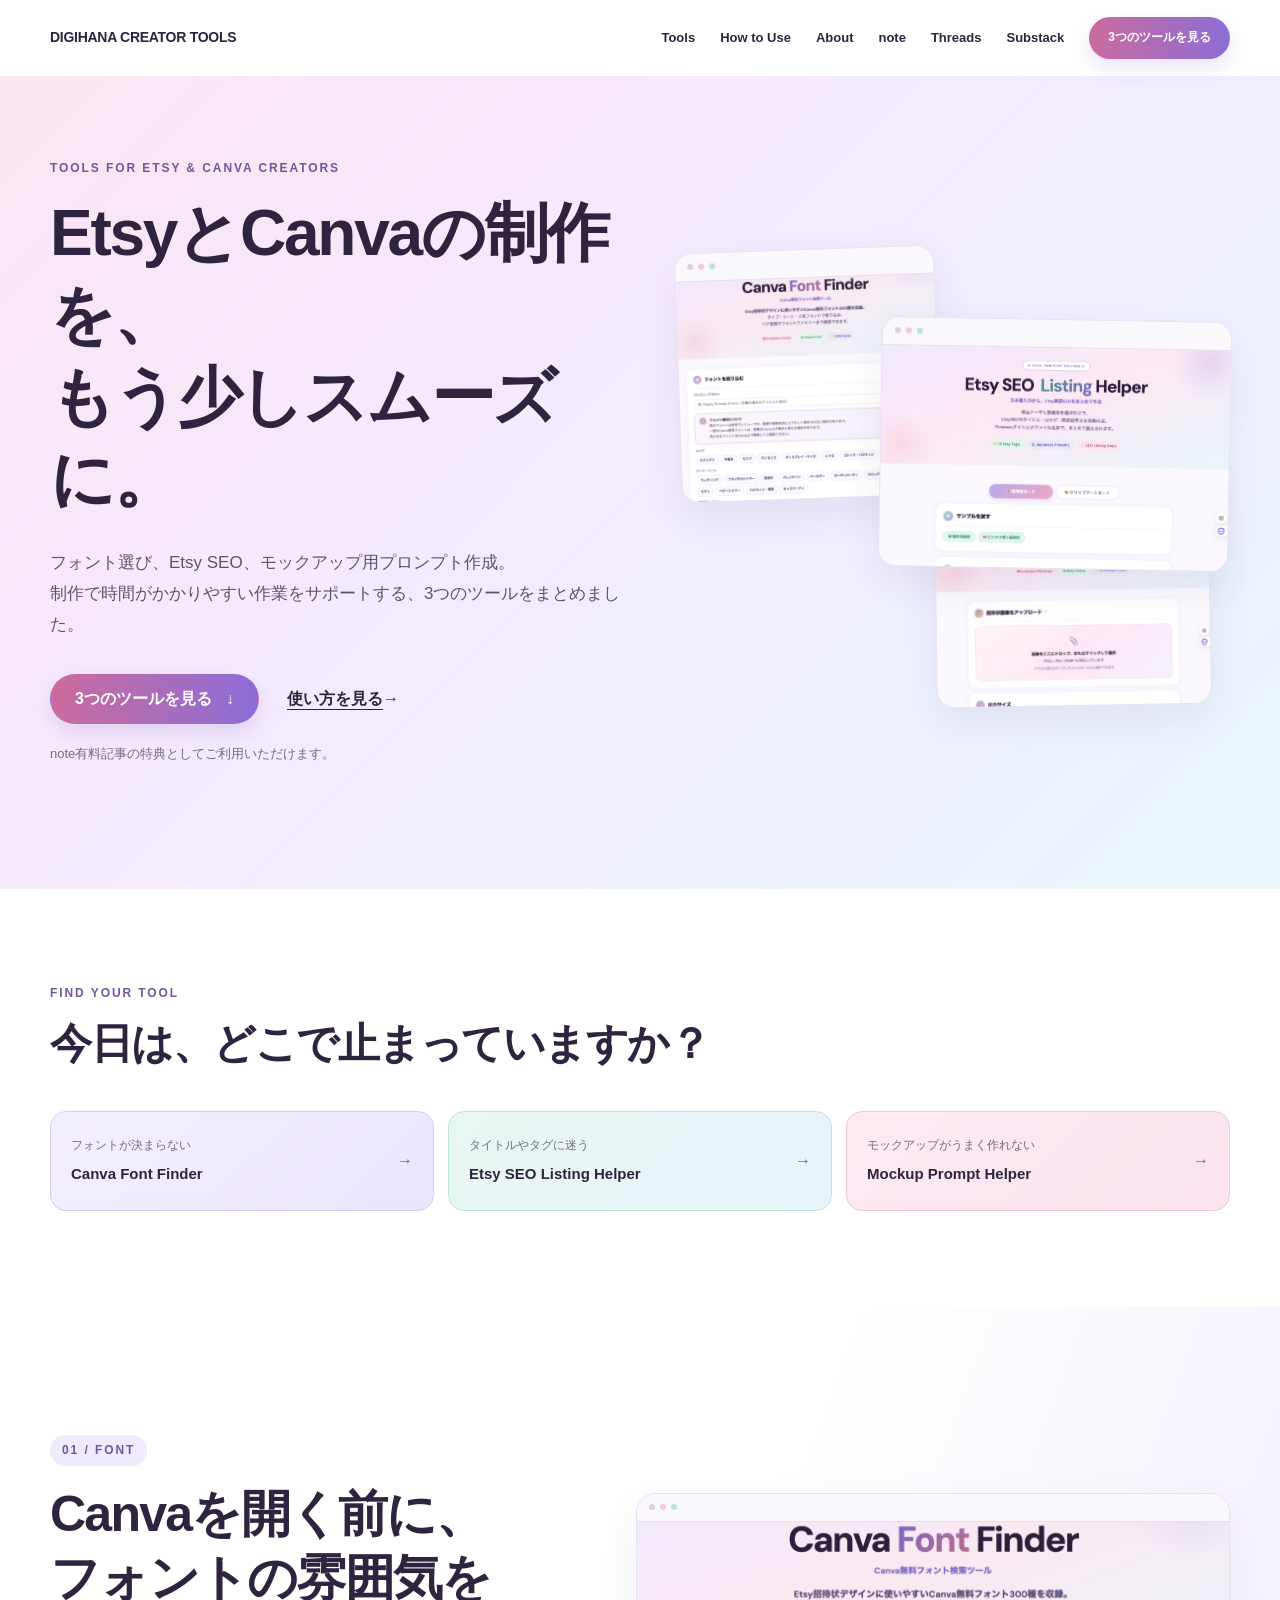
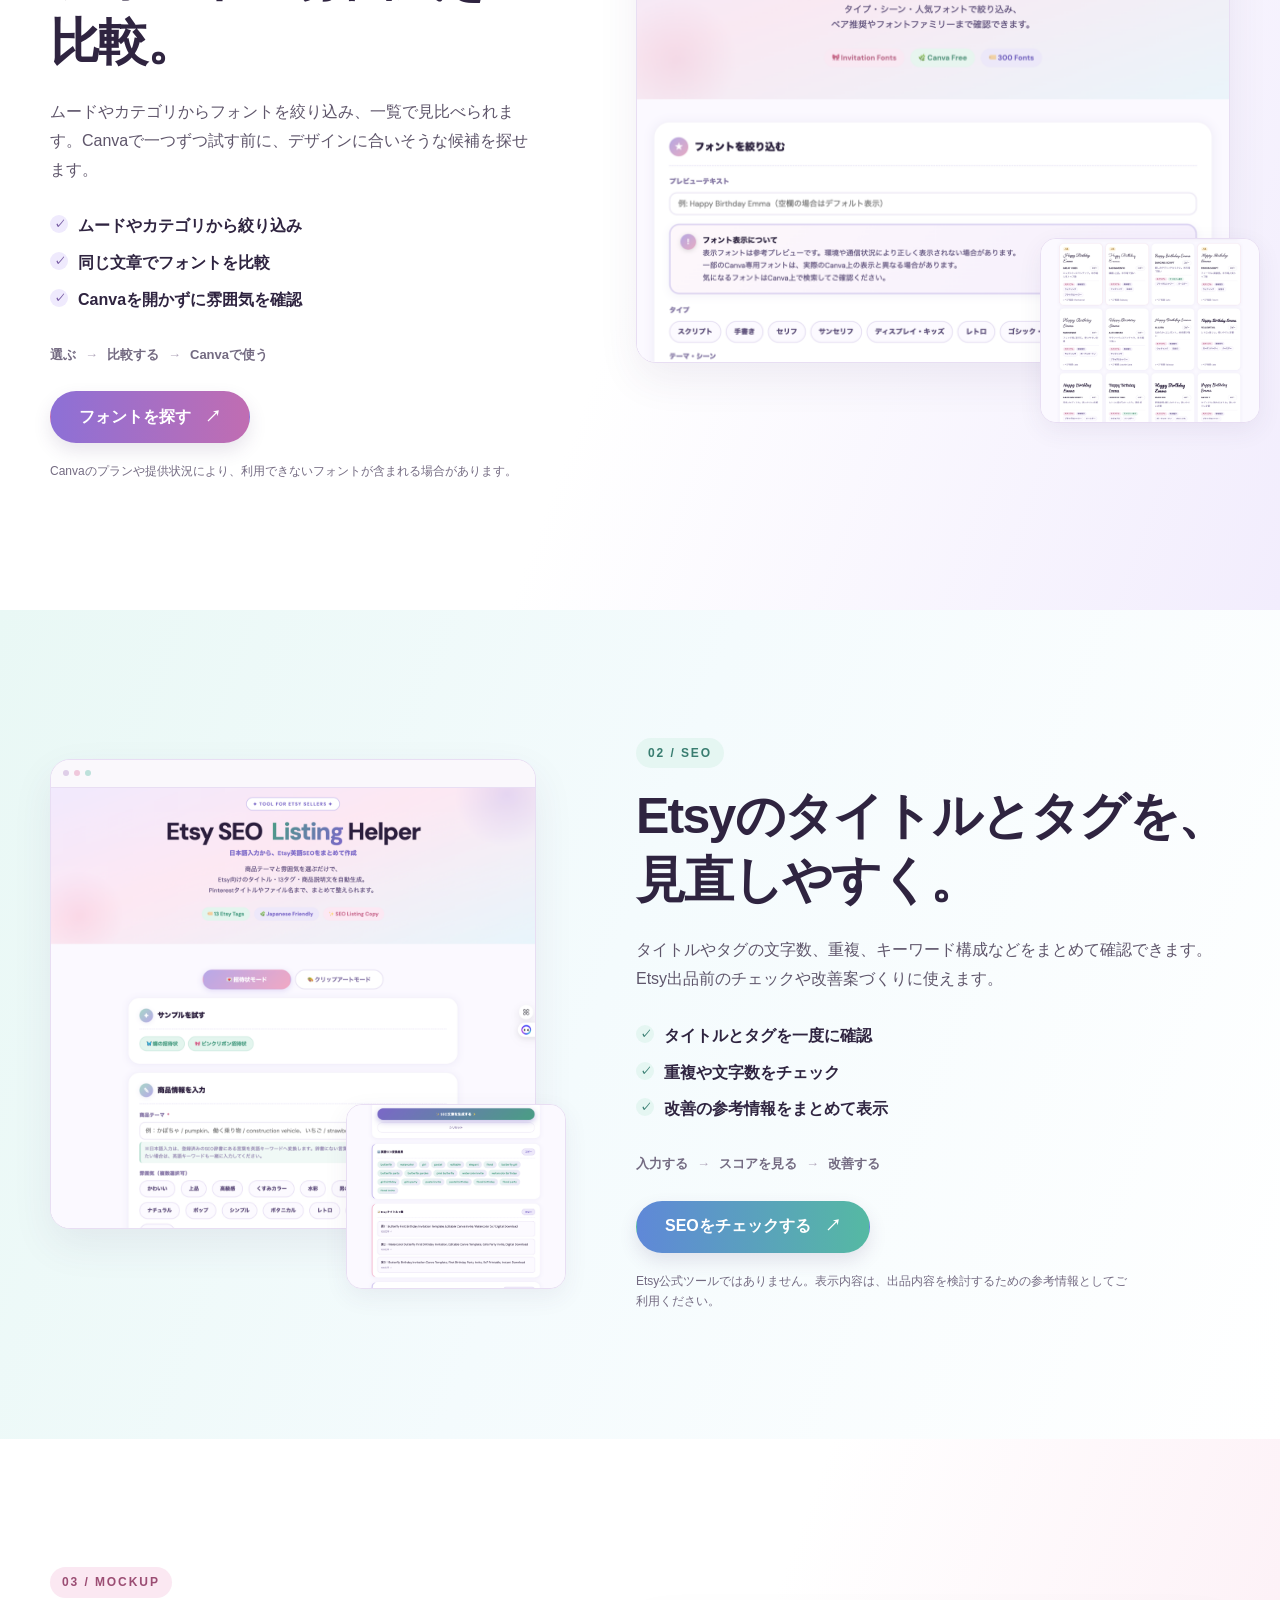
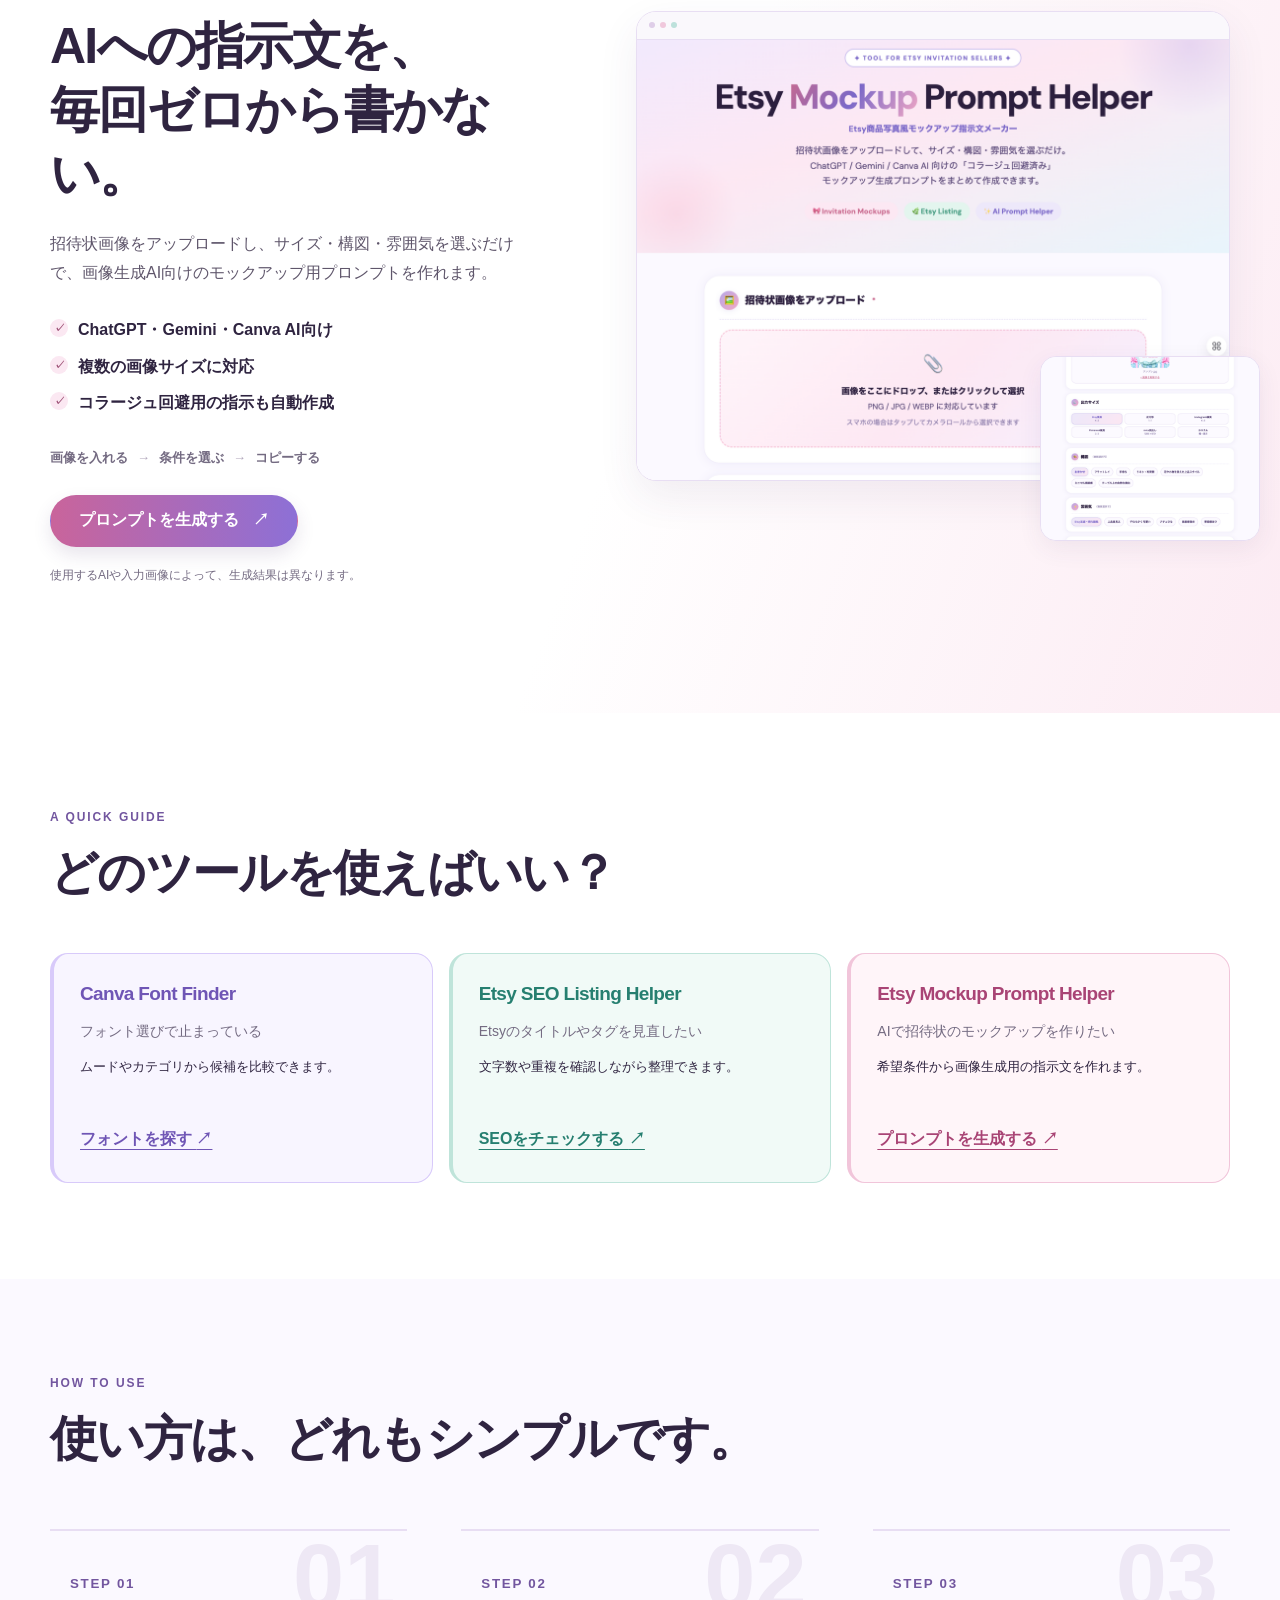
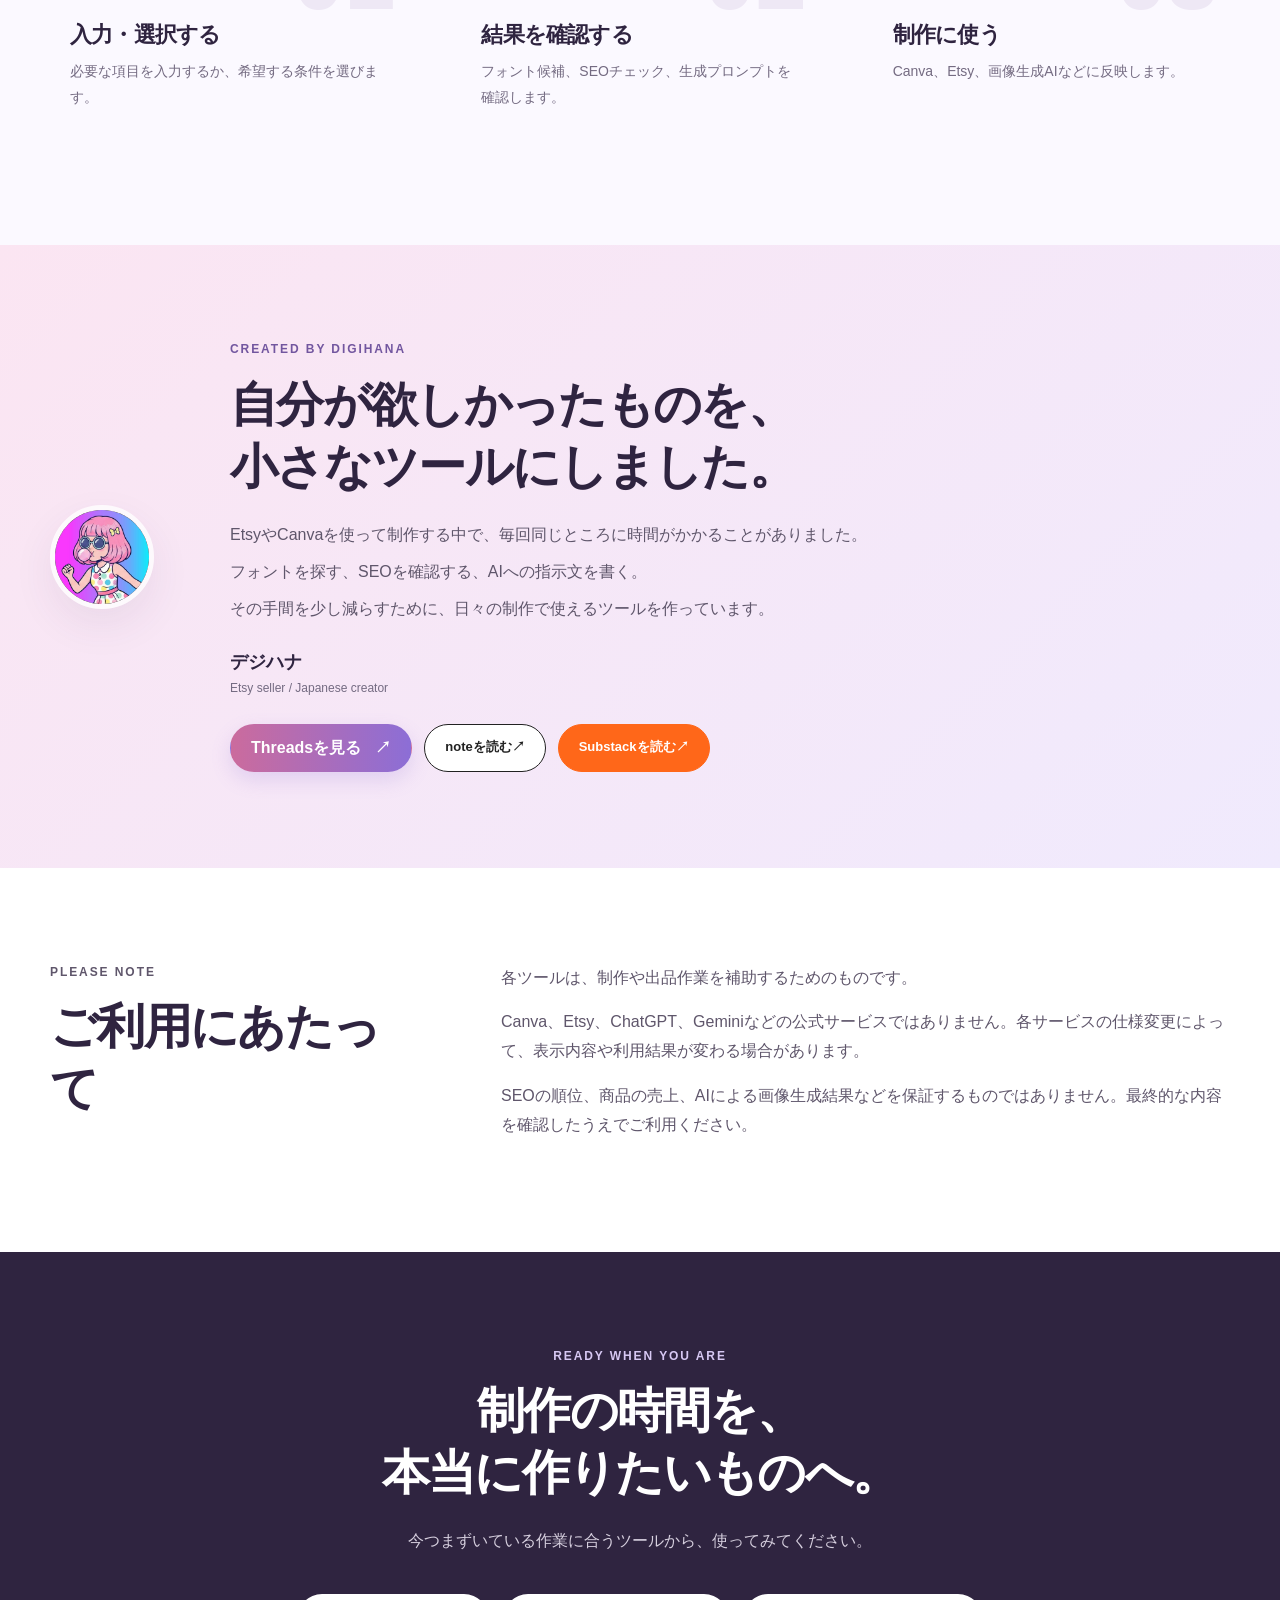
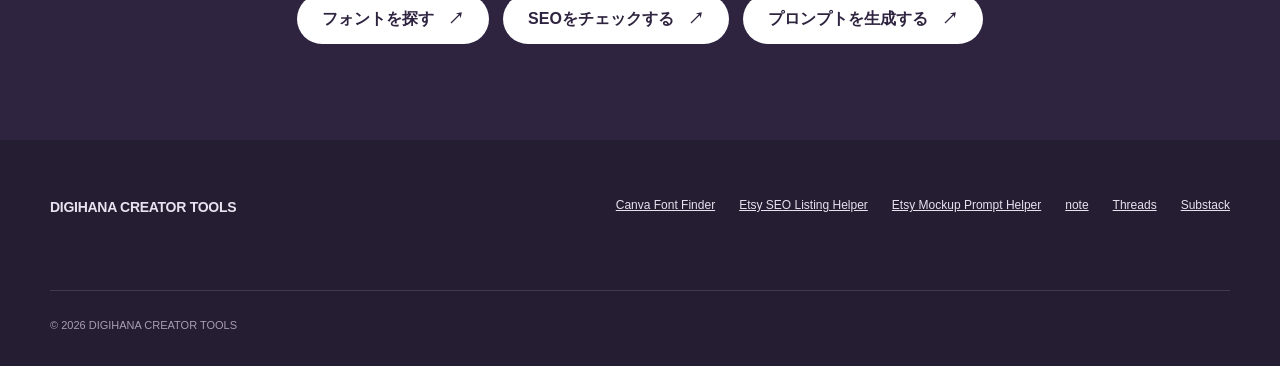
<file: creator-tools/index.html>
<!doctype html>
<html lang="ja">
<head>
  <meta charset="utf-8">
  <meta name="viewport" content="width=device-width, initial-scale=1">
  <title>DIGIHANA CREATOR TOOLS｜EtsyとCanvaの制作支援ツール</title>
  <meta name="description" content="フォント選び、Etsy SEO、モックアップ用プロンプト作成をサポートする、日本人クリエイター向けの3つの制作支援ツールをまとめています。">
  <link rel="canonical" href="https://hellodigihana.github.io/main/creator-tools/">
  <meta property="og:type" content="website">
  <meta property="og:title" content="DIGIHANA CREATOR TOOLS｜Etsy・Canva制作支援ツール">
  <meta property="og:description" content="Canva Font Finder、Etsy SEO Listing Helper、Mockup Prompt Helperをまとめた制作支援ツール集です。">
  <meta property="og:url" content="https://hellodigihana.github.io/main/creator-tools/">
  <meta property="og:image" content="https://hellodigihana.github.io/main/creator-tools/assets/images/creator-tools-ogp.png">
  <meta property="og:image:width" content="1200">
  <meta property="og:image:height" content="630">
  <meta property="og:image:alt" content="DIGIHANA CREATOR TOOLS">
  <meta name="twitter:card" content="summary_large_image">
  <meta name="twitter:title" content="DIGIHANA CREATOR TOOLS｜Etsy・Canva制作支援ツール">
  <meta name="twitter:description" content="Canva Font Finder、Etsy SEO Listing Helper、Mockup Prompt Helperをまとめた制作支援ツール集です。">
  <meta name="twitter:image" content="https://hellodigihana.github.io/main/creator-tools/assets/images/creator-tools-ogp.png">
  <link rel="stylesheet" href="./style.css">
  <script src="./script.js" defer></script>
</head>
<body>
  <a class="skip-link" href="#main-content">本文へスキップ</a>
  <header class="site-header" data-header>
    <div class="site-header__inner">
      <a class="site-brand" href="#top"><span class="site-brand__full">DIGIHANA CREATOR TOOLS</span><span class="site-brand__short">DIGIHANA TOOLS</span></a>
      <button class="menu-button" type="button" aria-expanded="false" aria-controls="site-nav"><span class="menu-button__label">メニュー</span><span class="menu-button__lines" aria-hidden="true"></span></button>
      <nav class="site-nav" id="site-nav" aria-label="メインナビゲーション">
        <a href="#tools">Tools</a><a href="#how-to-use">How to Use</a><a href="#about">About</a>
        <a href="https://note.com/hello_digihana" target="_blank" rel="noopener noreferrer">note</a>
        <a href="https://www.threads.com/@hello_digihana" target="_blank" rel="noopener noreferrer">Threads</a>
        <a href="https://substack.com/@digihana" target="_blank" rel="noopener noreferrer">Substack</a>
        <a class="button button--small button--primary" href="#tools">3つのツールを見る</a>
      </nav>
    </div>
  </header>

  <main id="main-content">
    <section class="hero" id="top">
      <div class="hero__inner">
        <div class="hero__content">
          <p class="eyebrow hero-animate">TOOLS FOR ETSY &amp; CANVA CREATORS</p>
          <h1 class="hero-animate"><span class="hero-title--desktop">EtsyとCanvaの制作を、<br>もう少しスムーズに。</span><span class="hero-title--mobile"><span>EtsyとCanvaの</span><span>制作を、もう少し</span><span>スムーズに。</span></span></h1>
          <p class="hero__lead hero-animate">フォント選び、Etsy SEO、モックアップ用プロンプト作成。<br class="desktop-only">制作で時間がかかりやすい作業をサポートする、3つのツールをまとめました。</p>
          <div class="hero__actions hero-animate"><a class="button button--primary" href="#tools">3つのツールを見る<span aria-hidden="true">↓</span></a><a class="text-link" href="#how-to-use">使い方を見る<span aria-hidden="true">→</span></a></div>
          <p class="hero__note hero-animate">note有料記事の特典としてご利用いただけます。</p>
        </div>
        <div class="hero__visual" aria-label="3つの制作支援ツールのイメージ">
          <div class="mini-window mini-window--font hero-shot"><span class="mini-window__bar"><i></i><i></i><i></i></span><div class="mini-window__viewport"><img src="./assets/images/canva-font-finder-overview.png" alt="Canva Font Finderのフォント絞り込み画面" width="2118" height="16384" fetchpriority="high"></div></div>
          <div class="mini-window mini-window--seo hero-shot"><span class="mini-window__bar"><i></i><i></i><i></i></span><div class="mini-window__viewport"><img src="./assets/images/etsy-seo-overview.png" alt="Etsy SEO Listing Helperの商品情報入力画面" width="2406" height="4420" fetchpriority="high"></div></div>
          <div class="mini-window mini-window--mockup hero-shot"><span class="mini-window__bar"><i></i><i></i><i></i></span><div class="mini-window__viewport"><img src="./assets/images/mockup-helper-overview.png" alt="Etsy Mockup Prompt Helperの画像アップロードと条件選択画面" width="2118" height="5160" fetchpriority="high"></div></div>
        </div>
      </div>
    </section>

    <section class="short-nav section" id="tools" aria-labelledby="tools-title">
      <div class="container"><p class="section-kicker">FIND YOUR TOOL</p><h2 id="tools-title">今日は、どこで止まっていますか？</h2>
        <div class="short-nav__list">
          <a class="quick-link quick-link--font" href="#font-finder"><span><small>フォントが決まらない</small><b>Canva Font Finder</b></span><i aria-hidden="true">→</i></a>
          <a class="quick-link quick-link--seo" href="#seo-helper"><span><small>タイトルやタグに迷う</small><b>Etsy SEO Listing Helper</b></span><i aria-hidden="true">→</i></a>
          <a class="quick-link quick-link--mockup" href="#mockup-helper"><span><small>モックアップがうまく作れない</small><b>Mockup Prompt Helper</b></span><i aria-hidden="true">→</i></a>
        </div>
      </div>
    </section>

    <section class="tool-section tool-section--font" id="font-finder"><div class="tool-section__inner container">
      <div class="tool-section__content reveal"><p class="tool-label">01 / FONT</p><h2>Canvaを開く前に、<br>フォントの雰囲気を比較。</h2><p>ムードやカテゴリからフォントを絞り込み、一覧で見比べられます。Canvaで一つずつ試す前に、デザインに合いそうな候補を探せます。</p><ul class="feature-list"><li>ムードやカテゴリから絞り込み</li><li>同じ文章でフォントを比較</li><li>Canvaを開かずに雰囲気を確認</li></ul><p class="simple-flow"><span>選ぶ</span><i>→</i><span>比較する</span><i>→</i><span>Canvaで使う</span></p><a class="button button--font" href="https://hellodigihana.github.io/main/canva_font_finder/" target="_blank" rel="noopener noreferrer">フォントを探す<span aria-hidden="true">↗</span></a><p class="tool-note">Canvaのプランや提供状況により、利用できないフォントが含まれる場合があります。</p></div>
      <div class="tool-section__visual reveal"><div class="browser-shot"><div class="browser-shot__bar"><span></span><span></span><span></span></div><div class="browser-shot__viewport browser-shot__viewport--font"><img src="./assets/images/canva-font-finder-overview.png" alt="Canva Font Finderのフォント絞り込み画面" width="2118" height="16384" loading="lazy" decoding="async"></div></div><div class="detail-shot"><img src="./assets/images/canva-font-finder-result.png" alt="" width="2406" height="16384" loading="lazy" decoding="async"></div></div>
    </div></section>

    <section class="tool-section tool-section--seo" id="seo-helper"><div class="tool-section__inner container">
      <div class="tool-section__content reveal"><p class="tool-label">02 / SEO</p><h2>Etsyのタイトルとタグを、<br>見直しやすく。</h2><p>タイトルやタグの文字数、重複、キーワード構成などをまとめて確認できます。Etsy出品前のチェックや改善案づくりに使えます。</p><ul class="feature-list"><li>タイトルとタグを一度に確認</li><li>重複や文字数をチェック</li><li>改善の参考情報をまとめて表示</li></ul><p class="simple-flow"><span>入力する</span><i>→</i><span>スコアを見る</span><i>→</i><span>改善する</span></p><a class="button button--seo" href="https://hellodigihana.github.io/main/etsy_seo_listing_helper/" target="_blank" rel="noopener noreferrer">SEOをチェックする<span aria-hidden="true">↗</span></a><p class="tool-note">Etsy公式ツールではありません。表示内容は、出品内容を検討するための参考情報としてご利用ください。</p></div>
      <div class="tool-section__visual reveal"><div class="browser-shot"><div class="browser-shot__bar"><span></span><span></span><span></span></div><div class="browser-shot__viewport browser-shot__viewport--seo"><img src="./assets/images/etsy-seo-overview.png" alt="Etsy SEO Listing Helperの商品情報入力画面" width="2406" height="4420" loading="lazy" decoding="async"></div></div><div class="detail-shot detail-shot--seo"><img src="./assets/images/etsy-seo-result.png" alt="" width="2118" height="12230" loading="lazy" decoding="async"></div></div>
    </div></section>

    <section class="tool-section tool-section--mockup" id="mockup-helper"><div class="tool-section__inner container">
      <div class="tool-section__content reveal"><p class="tool-label">03 / MOCKUP</p><h2>AIへの指示文を、<br>毎回ゼロから書かない。</h2><p>招待状画像をアップロードし、サイズ・構図・雰囲気を選ぶだけで、画像生成AI向けのモックアップ用プロンプトを作れます。</p><ul class="feature-list"><li>ChatGPT・Gemini・Canva AI向け</li><li>複数の画像サイズに対応</li><li>コラージュ回避用の指示も自動作成</li></ul><p class="simple-flow"><span>画像を入れる</span><i>→</i><span>条件を選ぶ</span><i>→</i><span>コピーする</span></p><a class="button button--mockup" href="https://hellodigihana.github.io/main/etsy_mockup_prompt_helper/" target="_blank" rel="noopener noreferrer">プロンプトを生成する<span aria-hidden="true">↗</span></a><p class="tool-note">使用するAIや入力画像によって、生成結果は異なります。</p></div>
      <div class="tool-section__visual reveal"><div class="browser-shot"><div class="browser-shot__bar"><span></span><span></span><span></span></div><div class="browser-shot__viewport browser-shot__viewport--mockup"><img src="./assets/images/mockup-helper-overview.png" alt="Etsy Mockup Prompt Helperの画像アップロードと条件選択画面" width="2118" height="5160" loading="lazy" decoding="async"></div></div><div class="detail-shot detail-shot--mockup"><img src="./assets/images/mockup-helper-result.png" alt="" width="2118" height="9512" loading="lazy" decoding="async"></div></div>
    </div></section>

    <section class="guide section" id="tool-guide"><div class="container"><p class="section-kicker">A QUICK GUIDE</p><h2>どのツールを使えばいい？</h2><div class="guide__grid">
      <article class="guide-item guide-item--font reveal"><p>フォント選びで止まっている</p><h3>Canva Font Finder</h3><span>ムードやカテゴリから候補を比較できます。</span><a href="https://hellodigihana.github.io/main/canva_font_finder/" target="_blank" rel="noopener noreferrer">フォントを探す <i>↗</i></a></article>
      <article class="guide-item guide-item--seo reveal"><p>Etsyのタイトルやタグを見直したい</p><h3>Etsy SEO Listing Helper</h3><span>文字数や重複を確認しながら整理できます。</span><a href="https://hellodigihana.github.io/main/etsy_seo_listing_helper/" target="_blank" rel="noopener noreferrer">SEOをチェックする <i>↗</i></a></article>
      <article class="guide-item guide-item--mockup reveal"><p>AIで招待状のモックアップを作りたい</p><h3>Etsy Mockup Prompt Helper</h3><span>希望条件から画像生成用の指示文を作れます。</span><a href="https://hellodigihana.github.io/main/etsy_mockup_prompt_helper/" target="_blank" rel="noopener noreferrer">プロンプトを生成する <i>↗</i></a></article>
    </div></div></section>

    <section class="steps section" id="how-to-use"><div class="container"><p class="section-kicker">HOW TO USE</p><h2>使い方は、どれもシンプルです。</h2><div class="steps__grid">
      <article class="step reveal"><span aria-hidden="true">01</span><small>STEP 01</small><h3>入力・選択する</h3><p>必要な項目を入力するか、希望する条件を選びます。</p></article><article class="step reveal"><span aria-hidden="true">02</span><small>STEP 02</small><h3>結果を確認する</h3><p>フォント候補、SEOチェック、生成プロンプトを確認します。</p></article><article class="step reveal"><span aria-hidden="true">03</span><small>STEP 03</small><h3>制作に使う</h3><p>Canva、Etsy、画像生成AIなどに反映します。</p></article>
    </div></div></section>

    <section class="about section" id="about"><div class="container about__inner"><img class="profile-image" src="./assets/images/profile.png" alt="デジハナのプロフィール画像" width="600" height="600" loading="lazy" decoding="async"><div class="about__content reveal"><p class="section-kicker">CREATED BY DIGIHANA</p><h2>自分が欲しかったものを、<br>小さなツールにしました。</h2><p>EtsyやCanvaを使って制作する中で、毎回同じところに時間がかかることがありました。</p><p>フォントを探す、SEOを確認する、AIへの指示文を書く。</p><p>その手間を少し減らすために、日々の制作で使えるツールを作っています。</p><div class="creator"><b>デジハナ</b><span>Etsy seller / Japanese creator</span></div><div class="about__links"><a class="button button--primary" href="https://www.threads.com/@hello_digihana" target="_blank" rel="noopener noreferrer">Threadsを見る <span aria-hidden="true">↗</span></a><a class="text-link" href="https://note.com/hello_digihana" target="_blank" rel="noopener noreferrer">noteを読む <span aria-hidden="true">↗</span></a><a class="text-link" href="https://substack.com/@digihana" target="_blank" rel="noopener noreferrer">Substackを読む <span aria-hidden="true">↗</span></a></div></div></div></section>

    <section class="notice section" aria-labelledby="notice-title"><div class="container notice__inner"><div><p class="section-kicker">PLEASE NOTE</p><h2 id="notice-title">ご利用にあたって</h2></div><div><p>各ツールは、制作や出品作業を補助するためのものです。</p><p>Canva、Etsy、ChatGPT、Geminiなどの公式サービスではありません。各サービスの仕様変更によって、表示内容や利用結果が変わる場合があります。</p><p>SEOの順位、商品の売上、AIによる画像生成結果などを保証するものではありません。最終的な内容を確認したうえでご利用ください。</p></div></div></section>

    <section class="final-cta section"><div class="container"><p class="section-kicker">READY WHEN YOU ARE</p><h2>制作の時間を、<br>本当に作りたいものへ。</h2><p>今つまずいている作業に合うツールから、使ってみてください。</p><div class="final-cta__links"><a class="button button--font" href="https://hellodigihana.github.io/main/canva_font_finder/" target="_blank" rel="noopener noreferrer">フォントを探す <span class="button__arrow" aria-hidden="true">↗</span></a><a class="button button--seo" href="https://hellodigihana.github.io/main/etsy_seo_listing_helper/" target="_blank" rel="noopener noreferrer">SEOをチェックする <span class="button__arrow" aria-hidden="true">↗</span></a><a class="button button--mockup" href="https://hellodigihana.github.io/main/etsy_mockup_prompt_helper/" target="_blank" rel="noopener noreferrer">プロンプトを生成する <span class="button__arrow" aria-hidden="true">↗</span></a></div></div></section>
  </main>

  <footer class="site-footer"><div class="container"><a class="site-brand" href="#top">DIGIHANA CREATOR TOOLS</a><nav aria-label="フッターナビゲーション"><a href="https://hellodigihana.github.io/main/canva_font_finder/" target="_blank" rel="noopener noreferrer">Canva Font Finder</a><a href="https://hellodigihana.github.io/main/etsy_seo_listing_helper/" target="_blank" rel="noopener noreferrer">Etsy SEO Listing Helper</a><a href="https://hellodigihana.github.io/main/etsy_mockup_prompt_helper/" target="_blank" rel="noopener noreferrer">Etsy Mockup Prompt Helper</a><a href="https://note.com/hello_digihana" target="_blank" rel="noopener noreferrer">note</a><a href="https://www.threads.com/@hello_digihana" target="_blank" rel="noopener noreferrer">Threads</a><a href="https://substack.com/@digihana" target="_blank" rel="noopener noreferrer">Substack</a></nav><p>© <span data-year>2026</span> DIGIHANA CREATOR TOOLS</p></div></footer>
</body>
</html>
</file>
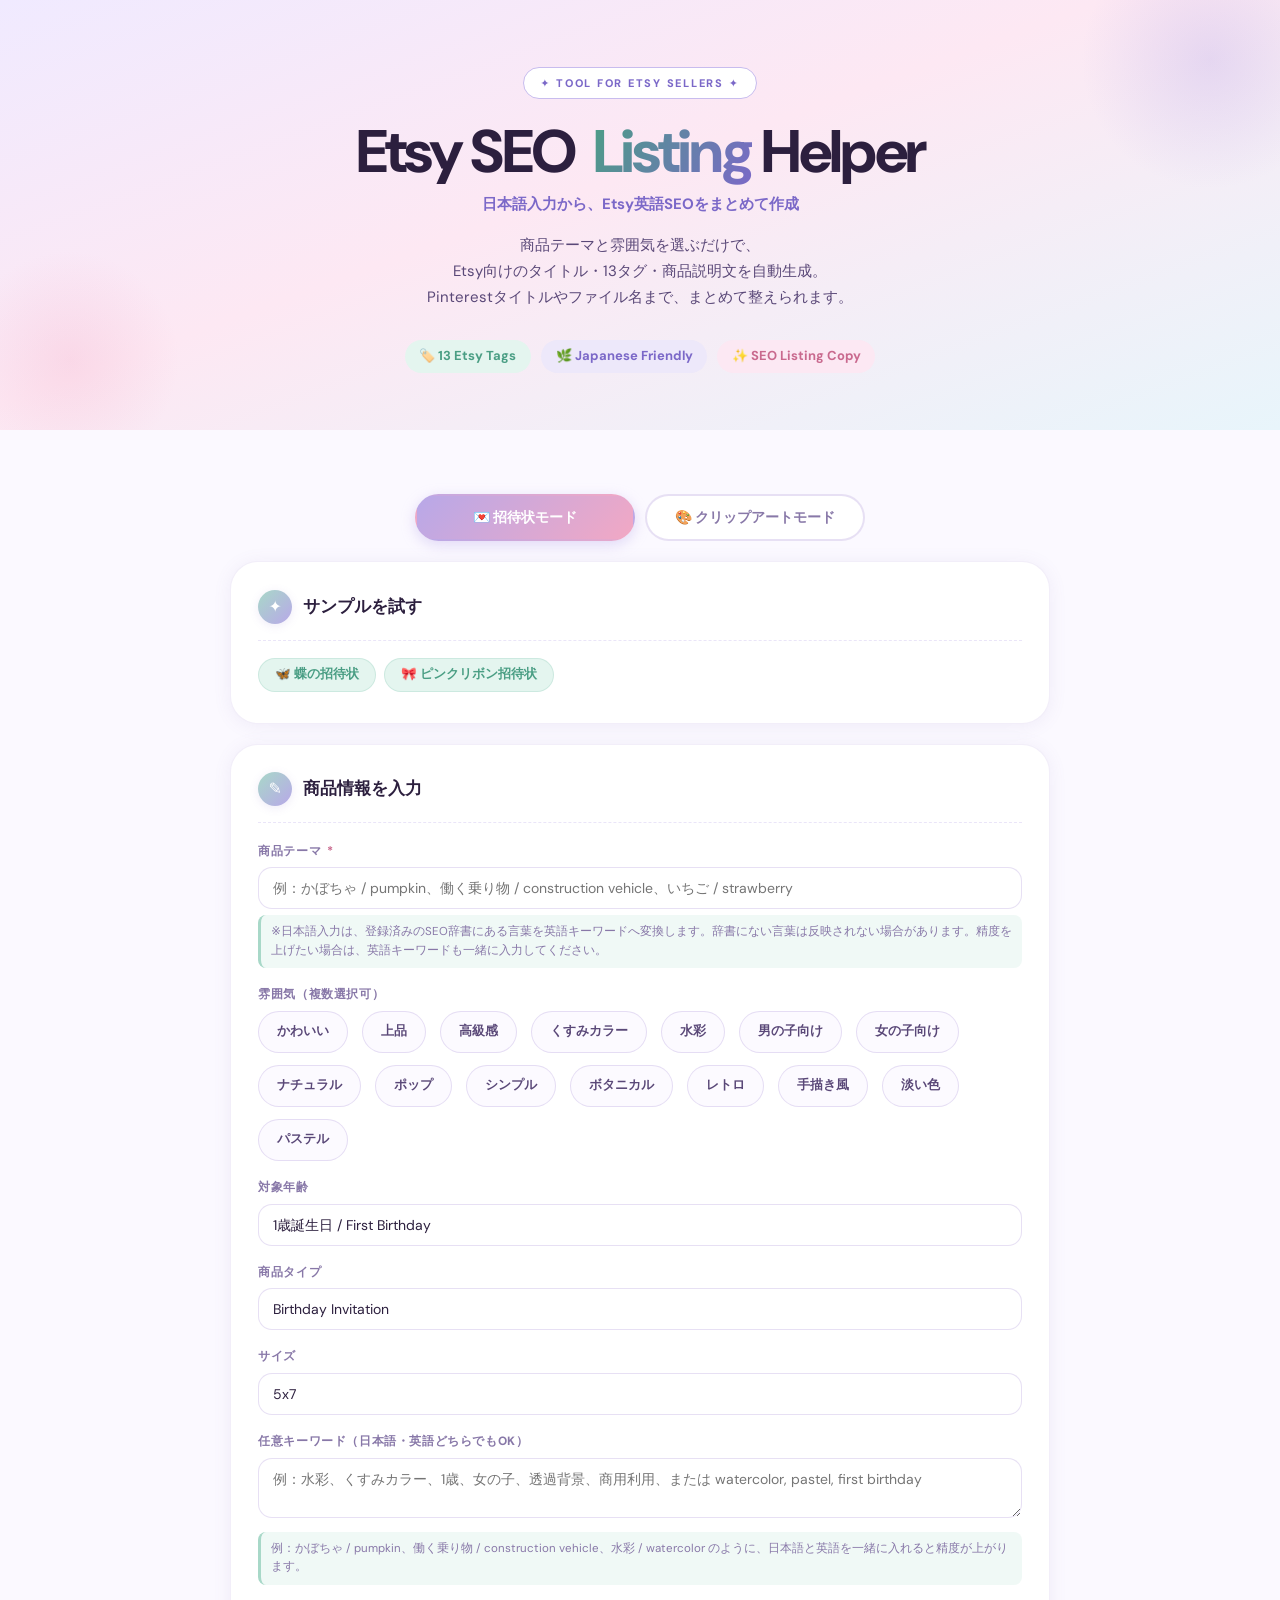
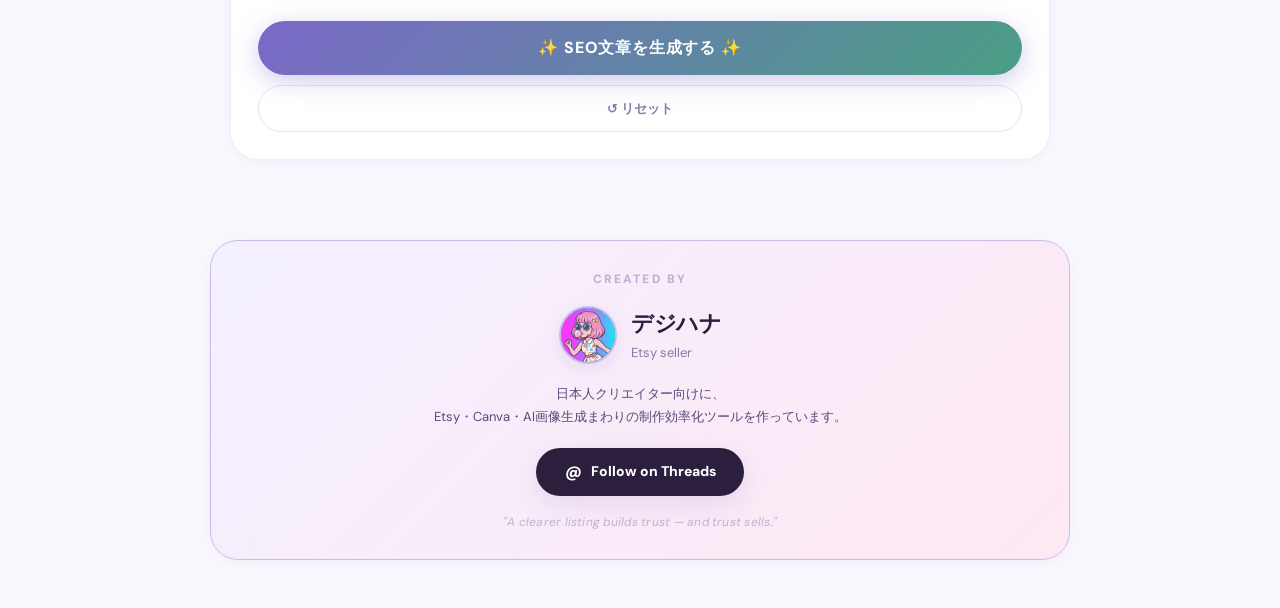
<file: etsy_seo_listing_helper/index.html>
<!DOCTYPE html>
<html lang="ja">
<head>
<meta charset="UTF-8">
<meta name="viewport" content="width=device-width, initial-scale=1.0">
<!-- OGP / SNS Preview -->
<meta property="og:title" content="Etsy SEO Listing Helper ✦ hello_digihana">
<meta property="og:description" content="Etsy向けの英語SEOタイトル・13タグ・商品説明文づくりをサポートする無料ツールです。">
<meta property="og:image" content="https://hellodigihana.github.io/main/etsy_seo_listing_helper/ogp.png">
<meta property="og:url" content="https://hellodigihana.github.io/main/etsy_seo_listing_helper/">
<meta property="og:type" content="website">
<meta property="og:site_name" content="hello_digihana">

<!-- Twitter / X Preview -->
<meta name="twitter:card" content="summary_large_image">
<meta name="twitter:title" content="Etsy SEO Listing Helper ✦ hello_digihana">
<meta name="twitter:description" content="Etsy向けの英語SEOタイトル・13タグ・商品説明文づくりをサポートする無料ツールです。">
<meta name="twitter:image" content="https://hellodigihana.github.io/main/etsy_seo_listing_helper/ogp.png">
<title>Etsy SEO Listing Helper ✦ hello_digihana</title>
<link rel="preconnect" href="https://fonts.googleapis.com">
<link rel="preconnect" href="https://fonts.gstatic.com" crossorigin>
<link href="https://fonts.googleapis.com/css2?family=DM+Sans:wght@300;400;500;600;700;800&family=Noto+Sans+JP:wght@300;400;500;700&display=swap" rel="stylesheet">
<style>
/* ===== CSS変数（index.html 統一版） ===== */
:root {
  --bg: #FBF9FF;
  --bg2: #F4F0FB;
  --white: #fff;
  --pink: #F2A8C4;
  --pink-lt: #FCE8F3;
  --pink-dk: #C9698E;
  --lav: #B8A8E8;
  --lav-lt: #EDE8FA;
  --lav-dk: #7B68C8;
  --lav-mid: #C8BCEE;
  --mint: #A8D8C8;
  --mint-lt: #E4F5EF;
  --mint-dk: #4A9E84;
  --ink: #2C1F3E;
  --ink-mid: #5A4878;
  --ink-lt: #8878A8;
  --ink-xlt: #BEB0D4;
  --border: rgba(180,160,220,.18);
  --border-md: rgba(180,160,220,.32);
  --shadow-card: 0 2px 18px rgba(120,100,180,.09);
  --shadow-md: 0 8px 28px rgba(100,80,160,.13);
  --r-sm: 12px;
  --r-md: 14px;
  --r-lg: 20px;
  --r-xl: 28px;
  --r-full: 9999px;
  --ff: 'DM Sans','Hiragino Sans','Noto Sans JP',system-ui,sans-serif;
  /* legacy aliases */
  --lavender-light: #EDE8FA;
  --lavender: #B8A8E8;
  --lavender-deep: #7B68C8;
  --pink-light: #FCE8F3;
  --mint-light: #E4F5EF;
  --text: #2C1F3E;
  --text-sub: #8878A8;
  --warning: #B8580A;
  --error: #B82040;
  --ok: #4A9E84;
  --shadow: 0 2px 18px rgba(120,100,180,.09);
  --shadow-sm: 0 2px 8px rgba(184,168,232,0.12);
  --radius: 24px;
  --radius-sm: 14px;
  --radius-pill: 9999px;
}

* { box-sizing: border-box; margin: 0; padding: 0; }

body {
  font-family: var(--ff);
  background: var(--bg);
  color: var(--ink);
  font-size: 14px;
  line-height: 1.7;
  min-height: 100vh;
}

/* ===== ヒーローエリア（index.html 統一） ===== */
.hero {
  background: linear-gradient(160deg, #F0EAFF 0%, #FDE8F3 45%, #E8F5FB 100%);
  padding: 4.2rem 1.25rem 3.6rem;
  text-align: center;
  position: relative;
  overflow: hidden;
}
.hero::before {
  content: '';
  position: absolute;
  top: -70px; right: -60px;
  width: 260px; height: 260px;
  background: radial-gradient(circle, rgba(184,168,232,.3), transparent 70%);
  border-radius: 50%;
  pointer-events: none;
}
.hero::after {
  content: '';
  position: absolute;
  bottom: -40px; left: -40px;
  width: 220px; height: 220px;
  background: radial-gradient(circle, rgba(242,168,196,.25), transparent 70%);
  border-radius: 50%;
  pointer-events: none;
}
.hero-badge {
  display: inline-block;
  background: #fff;
  border: 1.5px solid var(--lav-mid);
  color: var(--lav-dk);
  font-size: 11px;
  font-weight: 800;
  letter-spacing: .16em;
  text-transform: uppercase;
  padding: .35rem 1rem;
  border-radius: var(--r-full);
  margin-bottom: 1.35rem;
  position: relative;
}
.hero h1 {
  font-size: clamp(38px, 9vw, 60px);
  font-weight: 800;
  color: var(--ink);
  line-height: 1.03;
  margin-bottom: 1rem;
  letter-spacing: -.045em;
  position: relative;
}
.hero h1 em {
  font-style: normal;
  background: linear-gradient(120deg, var(--mint-dk), var(--lav-dk));
  -webkit-background-clip: text;
  -webkit-text-fill-color: transparent;
  background-clip: text;
}
.hero-catch {
  font-size: 15px;
  font-weight: 700;
  color: var(--lav-dk);
  margin: -.4rem auto .9rem;
  position: relative;
}
.hero-sub {
  font-size: clamp(13px, 3vw, 15px);
  line-height: 1.75;
  color: var(--ink-mid);
  max-width: 560px;
  margin: 0 auto 1.8rem;
  position: relative;
}
.hero-chips {
  display: flex;
  flex-wrap: wrap;
  gap: .65rem;
  justify-content: center;
  position: relative;
}
.hero-chip {
  display: inline-flex;
  align-items: center;
  gap: .3rem;
  font-size: 13px;
  padding: .35rem .9rem;
  border-radius: var(--r-full);
  font-weight: 700;
}
.chip-pink { background: var(--pink-lt); color: var(--pink-dk); }
.chip-lav  { background: var(--lav-lt);  color: var(--lav-dk);  }
.chip-mint { background: var(--mint-lt); color: var(--mint-dk); }

/* ===== メインコンテナ ===== */
.top-eyecatch {
  max-width: 1100px;
  margin: 24px auto 16px;
  padding: 0 16px;
}
.top-eyecatch img {
  width: 100%; height: auto;
  display: block;
  border-radius: 20px;
}

.container {
  max-width: 860px;
  margin: 0 auto;
  padding: 2rem 1.25rem 5rem;
}

/* ===== モード切替 ===== */
.mode-switch-wrap {
  display: flex;
  gap: 10px;
  justify-content: center;
  padding: 2rem 0 0;
}
.mode-btn {
  flex: 1;
  max-width: 220px;
  padding: 12px 20px;
  border-radius: var(--r-full);
  border: 2px solid var(--border-md);
  background: var(--white);
  color: var(--ink-lt);
  font-family: var(--ff);
  font-size: 14px;
  font-weight: 700;
  cursor: pointer;
  transition: all .2s;
  white-space: nowrap;
}
.mode-btn.active {
  background: linear-gradient(135deg, var(--lav), var(--pink));
  border-color: transparent;
  color: #fff;
  box-shadow: 0 4px 14px rgba(184,168,232,.4);
}
.mode-btn:hover:not(.active) {
  border-color: var(--lav-mid);
  color: var(--ink-mid);
}

/* ===== カード共通（index.html 統一） ===== */
.card {
  background: var(--white);
  border: 1px solid var(--border);
  border-radius: var(--r-xl);
  padding: 1.7rem;
  margin-top: 1.25rem;
  box-shadow: var(--shadow-card);
}
.card-title {
  display: flex;
  align-items: center;
  gap: .7rem;
  margin-bottom: 1.1rem;
  padding-bottom: 1rem;
  border-bottom: 1.5px dashed rgba(184,168,232,.3);
  font-size: 17px;
  font-weight: 800;
  color: var(--ink);
}
.card-title .dot {
  width: 34px; height: 34px;
  border-radius: 50%;
  background: linear-gradient(135deg, var(--mint), var(--lav));
  display: flex;
  align-items: center;
  justify-content: center;
  color: #fff;
  font-size: 16px;
  flex-shrink: 0;
  box-shadow: 0 2px 10px rgba(123,104,200,.13);
}

/* ===== サンプルボタン ===== */
.sample-btns {
  display: flex;
  flex-wrap: wrap;
  gap: 8px;
  margin-bottom: 4px;
}
.sample-btn {
  background: var(--mint-lt);
  border: 1.5px solid rgba(168,216,200,.4);
  border-radius: var(--r-full);
  color: var(--mint-dk);
  font-family: var(--ff);
  font-size: 12.5px;
  font-weight: 700;
  padding: .45rem 1rem;
  cursor: pointer;
  transition: all .2s;
}
.sample-btn:hover {
  background: var(--mint);
  border-color: var(--mint);
  color: #fff;
}

/* ===== フォーム要素 ===== */
.form-group { margin-bottom: 1rem; }
.form-label {
  display: block;
  font-size: 12px;
  font-weight: 800;
  color: var(--ink-lt);
  margin-bottom: .4rem;
  letter-spacing: .05em;
}
.form-label .required {
  color: var(--pink-dk);
  margin-left: 2px;
}
input[type="text"], textarea, select {
  width: 100%;
  padding: 11px 14px;
  border: 1.5px solid var(--border-md);
  border-radius: var(--r-md);
  font-size: 14px;
  font-family: var(--ff);
  color: var(--ink);
  background: var(--white);
  transition: border-color .2s, box-shadow .2s;
  outline: none;
  -webkit-appearance: none;
}
input[type="text"]:focus, textarea:focus, select:focus {
  border-color: var(--lav-mid);
  box-shadow: 0 0 0 3px rgba(184,168,232,.18);
}
textarea { min-height: 60px; resize: vertical; }

/* ===== ピルチェックボックス ===== */
.mood-pills {
  display: flex;
  flex-wrap: wrap;
  gap: 12px 14px;
  align-items: flex-start;
}
.mood-pill input[type="checkbox"] { display: none; }
.mood-pill label {
  display: inline-flex;
  align-items: center;
  justify-content: center;
  min-height: 42px;
  padding: 8px 18px;
  line-height: 1.25;
  border-radius: var(--r-full);
  border: 1.5px solid var(--border-md);
  background: #FCFAFF;
  font-family: var(--ff);
  font-size: 12.5px;
  font-weight: 700;
  color: var(--ink-mid);
  cursor: pointer;
  transition: all .2s;
  user-select: none;
  -webkit-tap-highlight-color: transparent;
  touch-action: manipulation;
}
.mood-pill input:checked + label {
  background: linear-gradient(135deg, var(--lav-lt), var(--mint-lt));
  border-color: var(--lav-mid);
  color: var(--lav-dk);
  box-shadow: 0 2px 10px rgba(123,104,200,.14);
}
.mood-pill label:hover { border-color: var(--lav-mid); background: linear-gradient(135deg,#fff,var(--pink-lt)); }

/* ===== 生成ボタン ===== */
.btn-generate {
  width: 100%;
  padding: 1rem 1.5rem;
  background: linear-gradient(135deg, var(--lav-dk), var(--mint-dk));
  border: none;
  border-radius: var(--r-full);
  color: #fff;
  font-family: var(--ff);
  font-size: 16px;
  font-weight: 800;
  letter-spacing: .05em;
  cursor: pointer;
  margin-top: 1.25rem;
  box-shadow: 0 6px 24px rgba(123,104,200,.35);
  transition: all .2s;
}
.btn-generate:hover {
  transform: translateY(-2px);
  box-shadow: 0 10px 30px rgba(123,104,200,.45);
}
.btn-generate:active { transform: translateY(0); }

/* ===== リセットボタン ===== */
.btn-reset {
  width: 100%;
  padding: .85rem 1.5rem;
  background: transparent;
  border: 1.5px solid var(--border-md);
  border-radius: var(--r-full);
  color: var(--ink-lt);
  font-family: var(--ff);
  font-size: 13px;
  font-weight: 700;
  cursor: pointer;
  margin-top: .65rem;
  transition: all .2s;
}
.btn-reset:hover { border-color: var(--lav-mid); color: var(--lav-dk); background: var(--lav-lt); }

/* ===== 出力エリア ===== */
#output-area { margin-top: 1.5rem; }
.output-card {
  background: var(--white);
  border: 1px solid var(--border);
  border-radius: var(--r-xl);
  padding: 1.5rem;
  margin-top: 1.25rem;
  box-shadow: var(--shadow-card);
  border-left: 4px solid var(--lav);
}
.output-card.pink-border { border-left-color: var(--pink); }
.output-card.mint-border { border-left-color: var(--mint); }
.output-header {
  display: flex;
  align-items: center;
  justify-content: space-between;
  margin-bottom: .9rem;
  padding-bottom: .8rem;
  border-bottom: 1.5px dashed rgba(184,168,232,.3);
  flex-wrap: wrap;
  gap: 8px;
}
.output-title {
  font-size: 13px;
  font-weight: 800;
  color: var(--ink);
  letter-spacing: .04em;
}
.btn-copy {
  background: var(--lav-lt);
  border: 1.5px solid var(--border-md);
  border-radius: var(--r-full);
  color: var(--lav-dk);
  font-family: var(--ff);
  font-size: 11.5px;
  font-weight: 700;
  padding: .35rem .9rem;
  cursor: pointer;
  transition: all .2s;
  white-space: nowrap;
}
.btn-copy:hover { background: var(--lav); border-color: var(--lav); color: #fff; }

/* ===== SEO変換結果 ===== */
.seo-keywords {
  display: flex;
  flex-wrap: wrap;
  gap: 8px;
}
.seo-chip {
  background: linear-gradient(135deg, var(--mint-lt), var(--lav-lt));
  border-radius: var(--r-full);
  padding: .4rem 1rem;
  font-size: 12.5px;
  font-weight: 700;
  color: var(--mint-dk);
}

/* ===== タイトル出力 ===== */
.title-item {
  border: 1.5px solid var(--border-md);
  border-radius: var(--r-md);
  padding: .85rem 1rem;
  margin-bottom: .75rem;
  font-size: 14px;
  line-height: 1.6;
  background: #FCFAFF;
}
.title-item:last-child { margin-bottom: 0; }
.title-meta {
  font-size: 11px;
  color: var(--ink-lt);
  margin-top: 5px;
}
.title-meta.warn { color: var(--warning); }

/* ===== タグ表示 ===== */
.tags-wrap { display: flex; flex-wrap: wrap; gap: 8px; }
.tag-pill {
  display: inline-flex;
  align-items: center;
  gap: 5px;
  background: var(--mint-lt);
  border-radius: var(--r-full);
  padding: .4rem .9rem;
  font-size: 12.5px;
  font-weight: 700;
  color: var(--mint-dk);
}
.tag-pill.tag-warn {
  background: #FFF0E8;
  color: var(--warning);
  border: 1px solid #F0C8A0;
}
.tag-count {
  font-size: 10px;
  font-weight: 700;
  opacity: 0.65;
}
.tags-copy-row {
  margin-top: .85rem;
  padding: .65rem 1rem;
  background: var(--bg);
  border-radius: var(--r-md);
  font-size: 12px;
  color: var(--ink-lt);
  word-break: break-all;
}

.tag-category-wrap {
  display: grid;
  gap: 10px;
  margin-bottom: 1rem;
}
.tag-category-card {
  background: #FCFAFF;
  border: 1.5px solid var(--border-md);
  border-radius: var(--r-md);
  padding: .85rem .95rem;
}
.tag-category-title {
  font-size: 12px;
  font-weight: 800;
  color: var(--lav-dk);
  margin-bottom: .55rem;
  letter-spacing: .04em;
}
.tag-category-tags {
  display: flex;
  flex-wrap: wrap;
  gap: 7px;
}
.tag-warning-box {
  margin: .75rem 0 1rem;
  padding: .75rem .95rem;
  background: #FFF7ED;
  border: 1.5px solid #F0C8A0;
  border-left: 4px solid var(--warning);
  border-radius: var(--r-md);
  color: var(--warning);
  font-size: 12.5px;
  font-weight: 700;
  line-height: 1.65;
}
.tag-warning-box.ok {
  background: #F0FBF7;
  border-color: rgba(168,216,200,.65);
  border-left-color: var(--mint-dk);
  color: var(--mint-dk);
}
.tags-copy-label {
  margin-top: 1rem;
  font-size: 12px;
  font-weight: 800;
  color: var(--ink-mid);
}

/* ===== 商品説明文 ===== */
.description-text {
  font-size: 13px;
  line-height: 1.85;
  white-space: pre-wrap;
  color: var(--ink);
}

/* ===== Pinterest / Threads ===== */
.sns-item {
  border: 1.5px solid var(--border-md);
  border-radius: var(--r-md);
  padding: .85rem 1rem;
  margin-bottom: .75rem;
  font-size: 13px;
  line-height: 1.7;
  background: #FCFAFF;
}
.sns-item:last-child { margin-bottom: 0; }
.sns-num {
  font-size: 11px;
  font-weight: 800;
  color: var(--lav);
  margin-bottom: 4px;
}

/* ===== ファイル名 ===== */
.filename-item {
  font-family: 'Courier New', monospace;
  font-size: 12px;
  background: var(--mint-lt);
  border-radius: var(--r-md);
  padding: .55rem .9rem;
  margin-bottom: .5rem;
  color: var(--mint-dk);
  word-break: break-all;
}
.filename-item:last-child { margin-bottom: 0; }

/* ===== 注意点チェック ===== */
.check-list { list-style: none; }
.check-item {
  display: flex;
  align-items: flex-start;
  gap: 9px;
  padding: 8px 0;
  border-bottom: 1px solid var(--border);
  font-size: 13px;
  line-height: 1.5;
}
.check-item:last-child { border-bottom: none; }
.check-icon {
  flex-shrink: 0;
  width: 20px; height: 20px;
  border-radius: 50%;
  display: flex; align-items: center; justify-content: center;
  font-size: 11px; font-weight: 900;
  margin-top: 1px;
}
.check-icon.ok { background: #E0F5EE; color: var(--ok); }
.check-icon.warn { background: #FFF0E8; color: var(--warning); }
.check-icon.error { background: #FFEAEE; color: var(--error); }
.check-text.ok-text { color: var(--ink); }
.check-text.warn-text { color: var(--warning); font-weight: 600; }
.check-text.error-text { color: var(--error); font-weight: 600; }

/* ===== 商標警告（やわらかい警告デザイン） ===== */
.trademark-warn {
  background: linear-gradient(135deg, #FFF7FB, #FFF0E8);
  border: 1.5px solid rgba(242,168,196,.5);
  border-left: 4px solid var(--pink);
  border-radius: var(--r-md);
  padding: .85rem 1rem;
  color: var(--pink-dk);
  font-size: 13px;
  font-weight: 600;
  margin-bottom: .85rem;
  display: none;
  line-height: 1.6;
}
.trademark-warn.show { display: block; }

/* ===== まとめてコピー ===== */
.btn-copy-all {
  width: 100%;
  padding: 1rem 1.5rem;
  background: linear-gradient(135deg, var(--mint), var(--lav));
  border: none;
  border-radius: var(--r-full);
  color: #fff;
  font-family: var(--ff);
  font-size: 15px;
  font-weight: 800;
  cursor: pointer;
  margin-top: 1.25rem;
  box-shadow: 0 4px 16px rgba(168,216,200,.4);
  transition: all .2s;
}
.btn-copy-all:hover { transform: translateY(-2px); box-shadow: 0 8px 24px rgba(168,216,200,.5); }

/* ===== トースト ===== */
#toast {
  position: fixed;
  bottom: 30px; left: 50%;
  transform: translateX(-50%) translateY(20px);
  background: var(--ink);
  color: #fff;
  font-family: var(--ff);
  font-size: 13px;
  font-weight: 700;
  padding: .65rem 1.5rem;
  border-radius: var(--r-full);
  opacity: 0;
  pointer-events: none;
  transition: all .3s;
  z-index: 9999;
  white-space: nowrap;
}
#toast.show {
  opacity: 1;
  transform: translateX(-50%) translateY(0);
}

/* ===== Creator Block（index.html 統一） ===== */
.creator-wrap {
  padding: 0 1.25rem 3rem;
}
.creator-card {
  max-width: 860px;
  margin: 0 auto;
  background: linear-gradient(135deg, #F4F0FF, #FDE8F3);
  border: 1.5px solid var(--lav-mid);
  border-radius: var(--r-xl);
  padding: 1.7rem;
  text-align: center;
  box-shadow: var(--shadow-card);
}
.creator-label {
  font-size: 12px;
  letter-spacing: .18em;
  text-transform: uppercase;
  color: var(--ink-xlt);
  font-weight: 800;
  margin-bottom: 1rem;
}
.creator-row {
  display: flex;
  align-items: center;
  justify-content: center;
  gap: .9rem;
  flex-wrap: wrap;
  margin-bottom: 1.1rem;
}
.creator-icon-wrap { flex-shrink: 0; }
.creator-icon {
  width: 58px; height: 58px;
  border-radius: 50%;
  object-fit: cover;
  border: 2.5px solid var(--lav-mid);
  display: block;
  background: rgba(255,255,255,.5);
  box-shadow: 0 6px 18px rgba(120,100,180,.12);
}
.creator-info { text-align: left; }
.creator-name {
  font-size: 22px;
  font-weight: 800;
  letter-spacing: -.02em;
  color: var(--ink);
}
.creator-name-sub {
  font-size: 13px;
  color: var(--ink-lt);
}
.creator-desc {
  font-size: 13px;
  color: var(--ink-mid);
  max-width: 520px;
  margin: 0 auto 1.2rem;
  line-height: 1.8;
}
.btn-threads {
  display: inline-flex;
  align-items: center;
  gap: 8px;
  background: var(--ink);
  color: #fff;
  border: none;
  border-radius: var(--r-full);
  padding: .75rem 1.8rem;
  font-family: var(--ff);
  font-size: 14px;
  font-weight: 800;
  text-decoration: none;
  cursor: pointer;
  transition: all .2s;
  box-shadow: var(--shadow-md);
}
.btn-threads:hover {
  background: #241834;
  transform: translateY(-1px);
  text-decoration: none;
}
.threads-icon-text {
  width: 18px; height: 18px;
  display: inline-flex;
  align-items: center;
  justify-content: center;
  font-weight: 900;
  font-size: 16px;
  line-height: 1;
  color: currentColor;
}
.creator-quote {
  margin-top: 1rem;
  font-size: 12px;
  font-style: italic;
  color: var(--ink-xlt);
  letter-spacing: .02em;
}

/* ===== 入力注意書き ===== */
.input-note {
  margin-top: 6px;
  font-size: 11.5px;
  line-height: 1.6;
  color: var(--ink-lt);
  background: rgba(228,245,239,.55);
  border-left: 3px solid var(--mint);
  border-radius: 8px;
  padding: 8px 10px;
}

footer {
  text-align: center;
  padding: 1.5rem;
  color: var(--ink-xlt);
  font-size: 11px;
  font-weight: 700;
}

/* ===== レスポンシブ ===== */
@media (max-width: 600px) {
  .hero { padding: 2.2rem 1rem 1.9rem; }
  .hero-badge { font-size: 10px; margin-bottom: .8rem; padding: .25rem .75rem; }
  .hero h1 { font-size: clamp(32px, 12vw, 44px); margin-bottom: .7rem; }
  .hero-catch { font-size: 13.5px; }
  .hero-sub { font-size: 13px; }
  .hero-chips { gap: .45rem; }
  .hero-chip { font-size: 11.5px; padding: .25rem .65rem; }
  .container { padding: 1.5rem 1rem 4rem; }
  .card { border-radius: 22px; padding: 1.2rem; }
  .output-card { padding: 1.1rem 1rem; }
  .creator-row { flex-direction: column; gap: 12px; }
  .creator-info { text-align: center; }
  .mode-switch-wrap { gap: 8px; }
  .mode-btn { font-size: 13px; padding: 11px 14px; }
  .top-eyecatch { margin: 18px auto 12px; padding: 0 12px; }
  .top-eyecatch img { border-radius: 14px; }
}
</style>
</head>
<body>

<!-- ===== ヒーロー ===== -->
<div class="hero">
  <div class="hero-badge">✦ Tool for Etsy Sellers ✦</div>
  <h1>Etsy SEO&nbsp; <em>Listing</em> Helper</h1>
  <p class="hero-catch">日本語入力から、Etsy英語SEOをまとめて作成</p>
  <p class="hero-sub">商品テーマと雰囲気を選ぶだけで、<br>
    Etsy向けのタイトル・13タグ・商品説明文を自動生成。<br>
    Pinterestタイトルやファイル名まで、まとめて整えられます。</p>
  <div class="hero-chips">
    <span class="hero-chip chip-mint">🏷️ 13 Etsy Tags</span>
    <span class="hero-chip chip-lav">🌿 Japanese Friendly</span>
    <span class="hero-chip chip-pink">✨ SEO Listing Copy</span>
  </div>
</div>

<!-- ===== メインコンテナ ===== -->
<div class="container">

  <!-- モード切替 -->
  <div class="mode-switch-wrap">
    <button class="mode-btn active" id="btn-invitation" onclick="switchMode('invitation')">
      💌 招待状モード
    </button>
    <button class="mode-btn" id="btn-clipart" onclick="switchMode('clipart')">
      🎨 クリップアートモード
    </button>
  </div>

  <!-- 入力カード -->
  <div class="card">
    <div class="card-title"><span class="dot">✦</span>サンプルを試す</div>
    <div class="sample-btns" id="sample-btns">
      <!-- JSで動的に入れる -->
    </div>
  </div>

  <div class="card">
    <div class="card-title"><span class="dot">✎</span>商品情報を入力</div>

    <!-- 商標警告 -->
    <div class="trademark-warn" id="trademark-warn">
      ⚠️ 商標リスクの可能性がある単語が含まれています。Etsy商品名・タグ・説明文には使用しないことをおすすめします。
    </div>

    <!-- 共通：商品テーマ -->
    <div class="form-group">
      <label class="form-label">商品テーマ <span class="required">*</span></label>
      <input type="text" id="theme" placeholder="例：かぼちゃ / pumpkin、働く乗り物 / construction vehicle、いちご / strawberry">
      <div class="input-note">※日本語入力は、登録済みのSEO辞書にある言葉を英語キーワードへ変換します。辞書にない言葉は反映されない場合があります。精度を上げたい場合は、英語キーワードも一緒に入力してください。</div>
    </div>

    <!-- 共通：雰囲気 -->
    <div class="form-group">
      <label class="form-label">雰囲気（複数選択可）</label>
      <div class="mood-pills">
        <div class="mood-pill"><input type="checkbox" id="m-cute" value="cute"><label for="m-cute">かわいい</label></div>
        <div class="mood-pill"><input type="checkbox" id="m-elegant" value="elegant"><label for="m-elegant">上品</label></div>
        <div class="mood-pill"><input type="checkbox" id="m-luxury" value="luxury"><label for="m-luxury">高級感</label></div>
        <div class="mood-pill"><input type="checkbox" id="m-muted" value="muted color"><label for="m-muted">くすみカラー</label></div>
        <div class="mood-pill"><input type="checkbox" id="m-watercolor" value="watercolor"><label for="m-watercolor">水彩</label></div>
        <div class="mood-pill"><input type="checkbox" id="m-boy" value="boy"><label for="m-boy">男の子向け</label></div>
        <div class="mood-pill"><input type="checkbox" id="m-girl" value="girl"><label for="m-girl">女の子向け</label></div>
        <div class="mood-pill"><input type="checkbox" id="m-natural" value="natural"><label for="m-natural">ナチュラル</label></div>
        <div class="mood-pill"><input type="checkbox" id="m-pop" value="playful"><label for="m-pop">ポップ</label></div>
        <div class="mood-pill"><input type="checkbox" id="m-simple" value="simple"><label for="m-simple">シンプル</label></div>
        <div class="mood-pill"><input type="checkbox" id="m-botanical" value="botanical"><label for="m-botanical">ボタニカル</label></div>
        <div class="mood-pill"><input type="checkbox" id="m-retro" value="retro"><label for="m-retro">レトロ</label></div>
        <div class="mood-pill"><input type="checkbox" id="m-handdrawn" value="hand drawn"><label for="m-handdrawn">手描き風</label></div>
        <div class="mood-pill"><input type="checkbox" id="m-pale" value="pastel"><label for="m-pale">淡い色</label></div>
        <div class="mood-pill"><input type="checkbox" id="m-pastel" value="pastel"><label for="m-pastel">パステル</label></div>
      </div>
    </div>

    <!-- 招待状モード専用フォーム -->
    <div id="invitation-fields">
      <div class="form-group">
        <label class="form-label">対象年齢</label>
        <select id="inv-age">
          <option value="First Birthday">1歳誕生日 / First Birthday</option>
          <option value="Any Age">年齢変更可 / Any Age</option>
          <option value="1st">1st</option>
          <option value="2nd">2nd</option>
          <option value="3rd">3rd</option>
          <option value="Kids Birthday">子ども誕生日 / Kids Birthday</option>
          <option value="Baby Shower">ベビーシャワー / Baby Shower</option>
          <option value="Bridal Shower">ブライダルシャワー / Bridal Shower</option>
        </select>
      </div>
      <div class="form-group">
        <label class="form-label">商品タイプ</label>
        <select id="inv-type">
          <option value="Birthday Invitation">Birthday Invitation</option>
          <option value="First Birthday Invitation">First Birthday Invitation</option>
          <option value="Editable Canva Template">Editable Canva Template</option>
          <option value="Digital Download">Digital Download</option>
          <option value="Party Invitation">Party Invitation</option>
          <option value="Back Design Included">Back Design Included</option>
        </select>
      </div>
      <div class="form-group">
        <label class="form-label">サイズ</label>
        <select id="inv-size">
          <option value="5x7">5x7</option>
          <option value="4x6">4x6</option>
          <option value="A5">A5</option>
          <option value="Square">Square</option>
        </select>
      </div>
    </div>

    <!-- クリップアートモード専用フォーム -->
    <div id="clipart-fields" style="display:none;">
      <div class="form-group">
        <label class="form-label">ファイル形式</label>
        <select id="ca-format">
          <option value="PNG">PNG</option>
          <option value="SVG">SVG</option>
          <option value="JPG">JPG</option>
          <option value="PDF">PDF</option>
          <option value="PNG + SVG">PNG + SVG</option>
          <option value="Bundle">Bundle</option>
        </select>
      </div>
      <div class="form-group">
        <label class="form-label">背景</label>
        <select id="ca-bg">
          <option value="Transparent Background">Transparent Background</option>
          <option value="White Background">White Background</option>
          <option value="Mixed Background">Mixed Background</option>
        </select>
      </div>
      <div class="form-group">
        <label class="form-label">利用範囲</label>
        <select id="ca-use">
          <option value="Personal and Commercial Use">Personal and Commercial Use</option>
          <option value="Commercial Use">Commercial Use</option>
          <option value="Personal Use">Personal Use</option>
        </select>
      </div>
      <div class="form-group">
        <label class="form-label">点数</label>
        <input type="text" id="ca-count" placeholder="例：12 PNG files, 24 cliparts">
      </div>
      <div class="form-group">
        <label class="form-label">素材タイプ</label>
        <select id="ca-type">
          <option value="Clipart Bundle">Clipart Bundle</option>
          <option value="PNG Clipart">PNG Clipart</option>
          <option value="SVG Files">SVG Files</option>
          <option value="Digital Paper">Digital Paper</option>
          <option value="Sticker Clipart">Sticker Clipart</option>
          <option value="Printable Art">Printable Art</option>
        </select>
      </div>
    </div>

    <!-- 共通：任意キーワード -->
    <div class="form-group">
      <label class="form-label">任意キーワード（日本語・英語どちらでもOK）</label>
      <textarea id="extra-kw" placeholder="例：水彩、くすみカラー、1歳、女の子、透過背景、商用利用、または watercolor, pastel, first birthday"></textarea>
      <div class="input-note">例：かぼちゃ / pumpkin、働く乗り物 / construction vehicle、水彩 / watercolor のように、日本語と英語を一緒に入れると精度が上がります。</div>
    </div>

    <button class="btn-generate" onclick="generate()">✨ SEO文章を生成する ✨</button>
    <button class="btn-reset" onclick="resetAll()">↺ リセット</button>
  </div>

  <!-- ===== 出力エリア ===== -->
  <div id="output-area" style="display:none;">

    <!-- A. SEO変換結果 -->
    <div class="output-card">
      <div class="output-header">
        <div class="output-title">🔤 英語SEO変換結果</div>
        <button class="btn-copy" onclick="copySection('seo-result')">コピー</button>
      </div>
      <div id="seo-result" class="seo-keywords"></div>
    </div>

    <!-- B. タイトル -->
    <div class="output-card pink-border">
      <div class="output-header">
        <div class="output-title">📝 Etsyタイトル 3案</div>
        <button class="btn-copy" onclick="copySection('title-result')">コピー</button>
      </div>
      <div id="title-result"></div>
    </div>

    <!-- C. 13タグ -->
    <div class="output-card">
      <div class="output-header">
        <div class="output-title">🏷️ 13タグ</div>
        <button class="btn-copy" onclick="copyText(document.getElementById('tags-csv').textContent)">コピー（カンマ区切り）</button>
      </div>
      <div id="tag-warning-result"></div>
      <div id="tags-category-result" class="tag-category-wrap"></div>
      <div class="tags-copy-label">コピペ用13タグ（カンマ区切り）</div>
      <div class="tags-copy-row" id="tags-csv"></div>
      <div id="tags-result" class="tags-wrap" style="display:none;"></div>
    </div>

    <!-- D. 商品説明文 -->
    <div class="output-card mint-border">
      <div class="output-header">
        <div class="output-title">📄 商品説明文</div>
        <button class="btn-copy" onclick="copySection('desc-result')">コピー</button>
      </div>
      <div id="desc-result" class="description-text"></div>
    </div>

    <!-- E. Pinterest -->
    <div class="output-card pink-border">
      <div class="output-header">
        <div class="output-title">📌 Pinterestタイトル 3案</div>
        <button class="btn-copy" onclick="copySection('pinterest-result')">コピー</button>
      </div>
      <div id="pinterest-result"></div>
    </div>

    <!-- G. ファイル名 -->
    <div class="output-card mint-border">
      <div class="output-header">
        <div class="output-title">📁 ファイル名 3案</div>
        <button class="btn-copy" onclick="copySection('filename-result')">コピー</button>
      </div>
      <div id="filename-result"></div>
    </div>

    <!-- H. 注意点チェック -->
    <div class="output-card">
      <div class="output-header">
        <div class="output-title">✅ 注意点チェック</div>
      </div>
      <ul class="check-list" id="check-result"></ul>
    </div>

    <!-- まとめてコピー -->
    <button class="btn-copy-all" onclick="copyAll()">📋 生成結果をすべてコピー</button>

  </div><!-- /output-area -->

</div><!-- /container -->

<!-- ===== Creator Block ===== -->
<div class="creator-wrap">
  <div class="creator-card">
    <div class="creator-label">Created by</div>
    <div class="creator-row">
      <div class="creator-icon-wrap">
        <img src="./creator-icon.png" alt="hello_digihana" class="creator-icon"
          onerror="this.style.background='linear-gradient(135deg,#EDE8FA,#FCE8F3)';this.src='';">
      </div>
      <div class="creator-info">
        <div class="creator-name">デジハナ</div>
        <div class="creator-name-sub">Etsy seller</div>
      </div>
    </div>
    <div class="creator-desc">
      日本人クリエイター向けに、<br>Etsy・Canva・AI画像生成まわりの制作効率化ツールを作っています。
    </div>
<a class="btn-threads" href="https://www.threads.com/@hello_digihana/" target="_blank" rel="noopener">
  <span class="threads-icon-text">@</span>
  Follow on Threads
</a>
    <div class="creator-quote">"A clearer listing builds trust — and trust sells."</div>
  </div>
</div>

<!-- トースト -->
<div id="toast">コピーしました ✓</div>

<script>
/* ============================================================
   日本語 → 英語SEO変換辞書（大幅拡張版）
   ============================================================ */
const jpToEn = {
  // =========================
  // 基本スタイル・雰囲気
  // =========================
  'かわいい':'cute','可愛い':'cute',
  'ゆめかわ':'dreamy','夢かわ':'dreamy',
  '上品':'elegant','高級感':'elegant','大人っぽい':'elegant',
  'ナチュラル':'natural','自然':'natural',
  'シンプル':'simple','ミニマル':'minimal',
  'ポップ':'playful','明るい':'bright','カラフル':'colorful',
  'やさしい':'soft','柔らかい':'soft',
  '淡い':'pastel','淡い色':'pastel','パステル':'pastel',
  'くすみカラー':'muted color','くすみ':'muted color',
  'ニュートラル':'neutral','ベージュ':'beige','アイボリー':'ivory',
  '水彩':'watercolor','手描き':'hand drawn','手描き風':'hand drawn',
  '線画':'line art','鉛筆画':'pencil drawing',
  'イラスト':'illustration','ボタニカル':'botanical',
  'レトロ':'retro','ヴィンテージ':'vintage','クラシック':'classic',
  'モダン':'modern','北欧':'scandinavian',
  '韓国風':'korean style','韓国っぽい':'korean style',
  'ボーホー':'boho','boho':'boho','コテージコア':'cottagecore',
  'ガーリー':'girly','フェミニン':'feminine',
  '男の子向け':'boy','女の子向け':'girl',
  // =========================
  // 色
  // =========================
  'ピンク':'pink','ブルー':'blue','青':'blue','水色':'light blue',
  'スカイブルー':'sky blue','グリーン':'green','緑':'green',
  'ミント':'mint','ミントグリーン':'mint green',
  'パープル':'purple','紫':'purple','ラベンダー':'lavender',
  'イエロー':'yellow','黄色':'yellow','オレンジ':'orange',
  '赤':'red','レッド':'red','白':'white','ホワイト':'white',
  '黒':'black','ブラック':'black','茶色':'brown','ブラウン':'brown',
  'ゴールド':'gold','金':'gold','シルバー':'silver','銀':'silver',
  'ローズゴールド':'rose gold','クリーム':'cream','サーモンピンク':'salmon pink',
  // =========================
  // 季節・イベント
  // =========================
  '春':'spring','スプリング':'spring',
  '夏':'summer','サマー':'summer',
  '秋':'fall','オータム':'autumn','フォール':'fall',
  '冬':'winter','ウィンター':'winter',
  'クリスマス':'christmas','ハロウィン':'halloween',
  'バレンタイン':'valentine','イースター':'easter',
  '感謝祭':'thanksgiving','収穫':'harvest','収穫祭':'harvest',
  '新年':'new year','お正月':'new year',
  '母の日':'mothers day','父の日':'fathers day',
  '卒業':'graduation','入学':'school','入園':'school',
  '七五三':'kids celebration',
  // =========================
  // 誕生日・年齢・用途
  // =========================
  '誕生日':'birthday','誕生日会':'birthday party','バースデー':'birthday',
  'パーティー':'party',
  '招待状':'invitation','招待':'invitation','招待カード':'invitation',
  '1歳':'first birthday','一歳':'first birthday','ファーストバースデー':'first birthday',
  '2歳':'second birthday','二歳':'second birthday',
  '3歳':'third birthday','三歳':'third birthday',
  '4歳':'fourth birthday','5歳':'fifth birthday',
  '年齢変更可':'any age','何歳でも':'any age',
  '子ども':'kids','キッズ':'kids',
  '赤ちゃん':'baby','ベビー':'baby',
  '男の子':'boy','女の子':'girl',
  'ベビーシャワー':'baby shower','ブライダルシャワー':'bridal shower',
  '結婚式':'wedding','ウェディング':'wedding',
  '席札':'place card','ウェルカムボード':'welcome sign',
  'サンキューカード':'thank you card','ありがとうカード':'thank you card',
  // =========================
  // Etsy商品形式
  // =========================
  'テンプレート':'template','Canva':'canva','キャンバ':'canva',
  '編集可能':'editable','編集できる':'editable',
  'カスタム':'custom','印刷可能':'printable','プリント':'printable','印刷用':'printable',
  'デジタル商品':'digital download','デジタル':'digital',
  'ダウンロード':'digital download','即時ダウンロード':'instant download',
  '素材':'clipart','クリップアート':'clipart','PNG素材':'png clipart',
  'PNG':'png','SVG素材':'svg files','SVG':'svg','JPG':'jpg','PDF':'pdf',
  'セット':'bundle','詰め合わせ':'bundle','バンドル':'bundle',
  '商用利用':'commercial use','商用可':'commercial use',
  '個人利用':'personal use',
  '透過背景':'transparent background','背景透過':'transparent background',
  '白背景':'white background',
  'ステッカー':'sticker','ステッカー素材':'sticker clipart',
  'デジタルペーパー':'digital paper','スクラップブック':'scrapbook',
  'プランナー':'planner','ラベル':'label','タグ':'tag',
  // =========================
  // 花・植物
  // =========================
  '花':'floral','お花':'floral','フローラル':'floral','花柄':'floral','小花':'tiny floral',
  'ブーケ':'bouquet','花束':'bouquet','ガーデン':'garden','庭':'garden',
  '野花':'wildflower','ワイルドフラワー':'wildflower',
  '葉っぱ':'leaf','葉':'leaf','リーフ':'leaf',
  'グリーンリーフ':'greenery','草花':'botanical',
  'デイジー':'daisy','マーガレット':'daisy',
  'バラ':'rose','ローズ':'rose','チューリップ':'tulip',
  'ひまわり':'sunflower','サンフラワー':'sunflower',
  'ラベンダーの花':'lavender flower',
  '桜':'cherry blossom','さくら':'cherry blossom',
  'ポピー':'poppy','あじさい':'hydrangea','紫陽花':'hydrangea',
  'ユーカリ':'eucalyptus','オリーブ':'olive','ハーブ':'herb',
  'きのこ':'mushroom','クローバー':'clover',
  // =========================
  // 食べ物・スイーツ
  // =========================
  'かぼちゃ':'pumpkin','カボチャ':'pumpkin','パンプキン':'pumpkin',
  '秋かぼちゃ':'fall pumpkin',
  'いちご':'strawberry','苺':'strawberry','ストロベリー':'strawberry',
  'レモン':'lemon','オレンジ果物':'orange fruit',
  'さくらんぼ':'cherry','チェリー':'cherry',
  'りんご':'apple','リンゴ':'apple',
  '洋梨':'pear','梨':'pear','桃':'peach','ピーチ':'peach',
  'ぶどう':'grape','ブルーベリー':'blueberry','ラズベリー':'raspberry',
  'スイカ':'watermelon','メロン':'melon','バナナ':'banana','パイナップル':'pineapple',
  'ケーキ':'cake','誕生日ケーキ':'birthday cake','カップケーキ':'cupcake',
  'クッキー':'cookie','キャンディ':'candy','ドーナツ':'donut',
  'アイスクリーム':'ice cream','マカロン':'macaron',
  'チョコ':'chocolate','チョコレート':'chocolate',
  'はちみつ':'honey','ハニー':'honey',
  'パン':'bread','ピザ':'pizza','ハンバーガー':'burger','寿司':'sushi',
  // =========================
  // 乗り物・働く乗り物
  // =========================
  '働く乗り物':'construction vehicle','働く車':'construction vehicle',
  '工事車両':'construction vehicle','建設車両':'construction vehicle',
  '重機':'heavy equipment','建設':'construction','工事':'construction',
  'ショベルカー':'excavator','ブルドーザー':'bulldozer',
  'ダンプカー':'dump truck','クレーン車':'crane truck','ミキサー車':'cement mixer',
  '消防車':'fire truck','救急車':'ambulance','パトカー':'police car',
  'トラック':'truck','バス':'bus','タクシー':'taxi',
  '電車':'train','新幹線':'bullet train','汽車':'train',
  '飛行機':'airplane','ヘリコプター':'helicopter',
  '船':'boat','ヨット':'sailboat','ロケット':'rocket','宇宙船':'spaceship',
  'レースカー':'race car','レーシングカー':'race car','車レース':'race car',
  '自転車':'bicycle','スクーター':'scooter','バイク':'motorcycle',
  '乗り物':'vehicle','車':'vehicle','くるま':'vehicle',
  // =========================
  // 動物
  // =========================
  '動物':'animal','アニマル':'animal','サファリ':'safari',
  '森の動物':'woodland animal','森':'woodland','ジャングル':'jungle',
  '農場':'farm','牧場':'farm',
  '猫':'cat','ねこ':'cat','子猫':'kitten',
  '犬':'dog','いぬ':'dog','子犬':'puppy',
  'うさぎ':'bunny','ウサギ':'bunny','バニー':'bunny',
  'くま':'bear','クマ':'bear','テディベア':'teddy bear',
  'ガチョウ':'goose','アヒル':'duck','白鳥':'swan','鳥':'bird',
  'フクロウ':'owl','きつね':'fox','フォックス':'fox',
  'たぬき':'raccoon dog','リス':'squirrel','鹿':'deer',
  'ハリネズミ':'hedgehog','ライオン':'lion','トラ':'tiger',
  'ぞう':'elephant','ゾウ':'elephant','キリン':'giraffe',
  'しまうま':'zebra','シマウマ':'zebra','猿':'monkey','さる':'monkey',
  'パンダ':'panda','コアラ':'koala','ナマケモノ':'sloth',
  '恐竜':'dinosaur','ダイナソー':'dinosaur',
  '牛':'cow','馬':'horse','羊':'sheep','豚':'pig',
  'にわとり':'chicken','ひよこ':'chick',
  'ユニコーン':'unicorn','人魚':'mermaid','海の生き物':'sea animal',
  '魚':'fish','イルカ':'dolphin','くじら':'whale',
  'カニ':'crab','タコ':'octopus','クラゲ':'jellyfish','貝':'seashell',
  'フラミンゴ':'flamingo','クジャク':'peacock',
  // =========================
  // 虫・蝶・自然モチーフ
  // =========================
  '蝶':'butterfly','ちょうちょ':'butterfly','バタフライ':'butterfly',
  '蜂':'bee','はち':'bee','ミツバチ':'bee',
  'てんとう虫':'ladybug','トンボ':'dragonfly','蛍':'firefly',
  '月':'moon','星':'star','スター':'star','太陽':'sun',
  '雲':'cloud','虹':'rainbow','雨':'rain','雪':'snow',
  '海':'ocean','波':'wave','ビーチ':'beach','山':'mountain','空':'sky',
  '宇宙':'space',
  // =========================
  // ファンタジー・かわいい系
  // =========================
  'プリンセス':'princess','お姫様':'princess',
  '妖精':'fairy','フェアリー':'fairy','魔法':'magic','魔法使い':'wizard',
  'お城':'castle','城':'castle','王冠':'crown','クラウン':'crown',
  '天使':'angel','羽':'wing',
  'リボン':'bow','ピンクリボン':'pink bow',
  'ハート':'heart','キラキラ':'sparkle','星屑':'stardust',
  'バレエ':'ballet','バレリーナ':'ballerina','チュチュ':'tutu',
  // =========================
  // パーティー小物
  // =========================
  '風船':'balloon','バルーン':'balloon',
  '紙吹雪':'confetti','コンフェッティ':'confetti',
  'パーティーハット':'party hat','帽子':'party hat',
  'ガーランド':'garland','バナー':'banner',
  'プレゼント':'gift','ギフト':'gift',
  'キャンドル':'candle','ろうそく':'candle',
  '数字':'number','ナンバー':'number','名前':'name',
  // =========================
  // スポーツ・趣味
  // =========================
  'スポーツ':'sports','野球':'baseball','サッカー':'soccer',
  'バスケットボール':'basketball','バスケ':'basketball',
  'アメフト':'football','フットボール':'football',
  'テニス':'tennis','ゴルフ':'golf','水泳':'swimming',
  'ダンス':'dance','音楽':'music','ギター':'guitar','ピアノ':'piano',
  'ゲーム':'gaming','本':'book','読書':'reading',
  'キャンプ':'camping','アウトドア':'outdoor',
  // =========================
  // 人気テーマ・言い回し
  // =========================
  'ワンデフル':'one derful','ワンダフル':'one derful',
  'ベリーファースト':'berry first','ツーファスト':'two fast',
  'リトルパンプキン':'little pumpkin','リトルスター':'little star',
  'サムバニー':'some bunny','シリーグース':'silly goose','パーフェクト':'purrfect'
};

/* 商標リスクワード */
const trademarkWords = [
  'disney','pokemon','pokémon','barbie','sanrio','hello kitty','bluey',
  'peppa pig','taylor swift','harry potter','marvel','star wars','nintendo',
  'tomica','anpanman','studio ghibli','snoopy','miffy','lego','minecraft',
  'roblox','fortnite','sailor moon','doraemon','paw patrol'
];

/* ============================================================
   関連SEO語辞書
   ============================================================ */
const relatedSeo = {
  'pumpkin': ['little pumpkin', 'pumpkin party', 'fall birthday', 'autumn party'],
  'fall pumpkin': ['little pumpkin', 'pumpkin party', 'fall birthday'],
  'construction vehicle': ['truck birthday', 'construction party', 'digger birthday', 'truck party'],
  'truck': ['truck birthday', 'truck party', 'boy birthday', 'dump truck party'],
  'excavator': ['digger birthday', 'construction party', 'truck birthday'],
  'dump truck': ['dump truck party', 'construction party', 'truck birthday'],
  'strawberry': ['berry first', 'strawberry party', 'strawberry birthday', 'fruit birthday'],
  'butterfly': ['butterfly girl', 'butterfly party', 'butterfly garden', 'pink butterfly'],
  'daisy': ['daisy birthday', 'daisy party', 'spring birthday'],
  'bunny': ['some bunny', 'bunny birthday', 'spring birthday'],
  'goose': ['silly goose', 'goose birthday', 'farm birthday'],
  'dinosaur': ['dino birthday', 'dino party', 'boy birthday'],
  'space': ['space birthday', 'rocket party', 'outer space'],
  'rainbow': ['rainbow birthday', 'boho rainbow', 'rainbow party'],
  'unicorn': ['unicorn birthday', 'unicorn party', 'magical birthday'],
  'mermaid': ['mermaid birthday', 'mermaid party', 'under the sea'],
  'farm': ['farm birthday', 'farm party', 'barnyard party'],
  'safari': ['safari birthday', 'safari party', 'wild one'],
  'cat': ['cat birthday', 'kitten party', 'purrfect'],
  'kitten': ['kitten party', 'cat birthday', 'purrfect'],
  'bear': ['bear birthday', 'teddy bear party', 'woodland birthday'],
  'teddy bear': ['teddy bear party', 'bear birthday', 'baby birthday'],
  'princess': ['princess birthday', 'princess party', 'fairy tale'],
  'fairy': ['fairy birthday', 'fairy garden', 'magical birthday'],
  'ballet': ['ballerina birthday', 'ballet party', 'tutu birthday'],
  'baseball': ['baseball birthday', 'baseball party', 'rookie year'],
  'soccer': ['soccer birthday', 'soccer party', 'sports birthday'],
  'halloween': ['halloween party', 'spooky cute', 'ghost party'],
  'christmas': ['christmas party', 'holiday party', 'winter party'],
  'valentine': ['valentine party', 'heart theme', 'love theme'],
  'baby shower': ['baby shower invite', 'baby sprinkle', 'new baby'],
  'wedding': ['wedding template', 'bridal shower', 'wedding printable'],
  'floral': ['floral birthday', 'floral party', 'floral invite'],
  'watercolor': ['watercolor invite', 'watercolor birthday'],
  'pastel': ['pastel invite', 'pastel birthday'],
  'girl': ['girl birthday', 'girls party'],
  'boy': ['boy birthday', 'boys party']
};

function expandRelatedSeo(keywords) {
  const expanded = [...keywords];
  keywords.forEach(kw => {
    if (relatedSeo[kw]) {
      relatedSeo[kw].forEach(extra => {
        if (!expanded.includes(extra)) {
          expanded.push(extra);
        }
      });
    }
  });
  return expanded;
}

/* ============================================================
   モード管理
   ============================================================ */
let currentMode = 'invitation';

function switchMode(mode) {
  currentMode = mode;
  document.getElementById('btn-invitation').classList.toggle('active', mode === 'invitation');
  document.getElementById('btn-clipart').classList.toggle('active', mode === 'clipart');
  document.getElementById('invitation-fields').style.display = mode === 'invitation' ? '' : 'none';
  document.getElementById('clipart-fields').style.display = mode === 'clipart' ? '' : 'none';
  renderSampleBtns();
  document.getElementById('output-area').style.display = 'none';
}

/* ============================================================
   サンプルボタン
   ============================================================ */
const samples = {
  invitation: [
    {
      label:'🦋 蝶の招待状',
      theme:'蝶',
      moods:['m-watercolor','m-girl','m-pale'],
      age:'First Birthday',
      type:'First Birthday Invitation',
      size:'5x7',
      extra:'花、上品、編集可能'
    },
    {
      label:'🎀 ピンクリボン招待状',
      theme:'ピンクリボン',
      moods:['m-cute','m-girl','m-pastel'],
      age:'Any Age',
      type:'Birthday Invitation',
      size:'5x7',
      extra:'かわいい、女の子、パステル'
    }
  ],
  clipart: [
    {
      label:'🌼 デイジークリップアート',
      theme:'デイジー',
      moods:['m-watercolor','m-natural','m-botanical'],
      format:'PNG',
      bg:'Transparent Background',
      use:'Personal and Commercial Use',
      count:'24 PNG files',
      type:'Clipart Bundle',
      extra:'花、春、商用利用、透過背景'
    },
    {
      label:'🍓 いちごクリップアート',
      theme:'いちご',
      moods:['m-cute','m-pastel','m-girl'],
      format:'PNG',
      bg:'Transparent Background',
      use:'Personal and Commercial Use',
      count:'20 PNG files',
      type:'Clipart Bundle',
      extra:'かわいい、パステル、女の子向け'
    }
  ]
};

function renderSampleBtns() {
  const wrap = document.getElementById('sample-btns');
  wrap.innerHTML = '';
  const list = currentMode === 'invitation' ? samples.invitation : samples.clipart;
  list.forEach(s => {
    const b = document.createElement('button');
    b.className = 'sample-btn';
    b.textContent = s.label;
    b.onclick = () => fillSample(s);
    wrap.appendChild(b);
  });
}

function fillSample(s) {
  document.getElementById('theme').value = s.theme;
  // 全チェックリセット
  document.querySelectorAll('.mood-pill input').forEach(el => el.checked = false);
  (s.moods || []).forEach(id => {
    const el = document.getElementById(id);
    if (el) el.checked = true;
  });
  if (currentMode === 'invitation') {
    if (s.age) document.getElementById('inv-age').value = s.age;
    if (s.type) document.getElementById('inv-type').value = s.type;
    if (s.size) document.getElementById('inv-size').value = s.size;
  } else {
    if (s.format) document.getElementById('ca-format').value = s.format;
    if (s.bg) document.getElementById('ca-bg').value = s.bg;
    if (s.use) document.getElementById('ca-use').value = s.use;
    if (s.count) document.getElementById('ca-count').value = s.count;
    if (s.type) document.getElementById('ca-type').value = s.type;
  }
  document.getElementById('extra-kw').value = s.extra || '';
  checkTrademark(s.theme + ' ' + (s.extra || ''));
}

/* ============================================================
   商標チェック
   ============================================================ */
function checkTrademark(text) {
  const lower = text.toLowerCase();
  const found = trademarkWords.some(w => lower.includes(w));
  document.getElementById('trademark-warn').classList.toggle('show', found);
}

document.getElementById('theme').addEventListener('input', function() {
  checkTrademark(this.value + ' ' + document.getElementById('extra-kw').value);
});
document.getElementById('extra-kw').addEventListener('input', function() {
  checkTrademark(document.getElementById('theme').value + ' ' + this.value);
});

/* ============================================================
   日本語→英語SEO変換（部分一致対応）
   ============================================================ */
function convertToEn(text) {
  const result = [];
  const input = String(text || '').trim();
  const normalized = input
    .replace(/[、。・／/|｜\n\r]/g, ' ')
    .replace(/\s+/g, ' ')
    .toLowerCase();

  // キーを長い順に並べて部分一致（長いキーを優先）
  const sortedKeys = Object.keys(jpToEn).sort((a, b) => b.length - a.length);

  sortedKeys.forEach(key => {
    if (input.includes(key)) {
      const value = jpToEn[key];
      if (value && !result.includes(value)) {
        result.push(value);
      }
    }
  });

  // 英語入力はそのまま追加
  const englishTerms = normalized
    .split(/[,\s]+/)
    .map(w => w.trim())
    .filter(Boolean)
    .filter(w => /^[a-z0-9\-_]+$/.test(w));

  englishTerms.forEach(word => {
    if (!result.includes(word)) {
      result.push(word);
    }
  });

  return result;
}

function getMoodKeywords() {
  const checked = [];
  document.querySelectorAll('.mood-pill input:checked').forEach(el => {
    if (!checked.includes(el.value)) checked.push(el.value);
  });
  return checked;
}

/* ============================================================
   タグ補充候補
   ============================================================ */
const tagFallbackInv = [
  'canva invite','editable invite','digital invite','party invite','kids birthday',
  'girl birthday','boy birthday','1st birthday','any age invite','printable invite',
  '5x7 invite','instant download','birthday decor','party template','floral invite',
  'watercolor','boho invite','cute invite','pastel invite','birthday invite'
];
const tagFallbackCa = [
  'clipart','png clipart','png bundle','svg files','clipart bundle','digital clipart',
  'commercial use','instant download','transparent png','watercolor png','floral clipart',
  'printable art','sticker clipart','cute clipart','digital files','craft supply',
  'png files','hand drawn png','kawaii clipart','pastel clipart'
];


/* ============================================================
   13タグ最適化ルール
   - 6カテゴリ分け
   - 広すぎるタグを減らす
   - 主役テーマタグを最低3個
   - 購入形式タグは2個まで
   ============================================================ */
const genericInvitationTags = [
  'digital download','digital invite','printable invite','printable invitation','birthday template',
  'party invitation','party invite','canva invitation','canva invite','canva template',
  'editable invitation','editable invite','editable template','5x7 invitation','5x7 invite',
  'instant download','digital template','birthday invite','kids party invite'
];
const purchaseFormatTags = [
  'editable invite','canva template','editable template','canva invite','digital download',
  'instant download','printable invite','digital invite','editable invitation','canva invitation'
];

/* クリップアート用汎用タグ（多用を避けるもの） */
const genericClipartTags = [
  'digital clipart','digital files','instant download','craft supply','printable art',
  'clipart bundle','png bundle','svg bundle','digital download','clipart set',
  'clip art','png files','digital art','graphic bundle'
];
/* クリップアート用購入形式タグ（最大2個まで） */
const purchaseClipartTags = [
  'instant download','digital download','commercial use','personal use'
];

function isGenericClipartTag(tag) {
  return genericClipartTags.includes(normalizeTag(tag));
}
function isPurchaseClipartTag(tag) {
  return purchaseClipartTags.includes(normalizeTag(tag));
}

/* ============================================================
   クリップアート13タグ最適化
   6カテゴリ構成：
   ① 主役テーマタグ × 3
   ② 素材形式タグ  × 3
   ③ 雰囲気スタイルタグ × 2
   ④ 利用用途タグ  × 2
   ⑤ 購入形式タグ  × 2
   ⑥ 予備タグ     × 1
   ============================================================ */

// クリップアートのスタイルStop語（テーマ基底の抽出から除外）
const caThemeStopWords = new Set([
  'cute','elegant','natural','playful','simple','botanical','retro','hand drawn','pastel',
  'watercolor','floral','kawaii','pink','blue','green','yellow','purple','colorful',
  'clipart','png','svg','jpg','pdf','bundle','digital','commercial','personal','transparent',
  'background','white','use','files','download','instant','printable','art','craft','supply'
]);

function getCaThemeBases(themeKws, extraKws, allKws) {
  const bases = [];
  [...themeKws, ...extraKws, ...allKws].forEach(kw => {
    kw = normalizeTag(kw);
    if (!kw) return;
    if (caThemeStopWords.has(kw)) return;
    const wc = kw.split(' ').filter(Boolean).length;
    if (wc === 1 && kw.length > 15) return;
    if (wc >= 2 && kw.length > 18) return;
    if (!bases.includes(kw)) bases.push(kw);
  });
  return bases.slice(0, 5);
}

function buildCaThemeTags(themeBases, allKws, format) {
  // テーマ名 + clipart / png / illustration / flower など
  const arr = [];
  const fmt = (format || 'png').toLowerCase();
  const fmtWord = fmt === 'svg' ? 'svg' : 'png';

  themeBases.forEach(base => {
    if (arr.length >= 3) return;
    base = normalizeTag(base);
    if (!base) return;
    const combos = [
      base + ' clipart',     // daisy clipart
      base + ' ' + fmtWord, // daisy png
      base + ' illustration',// daisy illustration  ※要20文字チェック
      base + ' sticker',
      base + ' flower',
      base + ' design',
    ];
    combos.forEach(c => {
      if (arr.length >= 3) return;
      if (c.length <= 20) addTag(arr, c);
    });
    // 何も入らなければ base そのものでも許容（最終手段）
    if (arr.length < 3 && base.length <= 20) addTag(arr, base);
  });

  // allKwsの関連語からも補充
  allKws.forEach(kw => {
    if (arr.length >= 3) return;
    kw = normalizeTag(kw);
    if (!kw || caThemeStopWords.has(kw) || isGenericClipartTag(kw)) return;
    const c = kw.length <= 13 ? kw + ' clipart' : kw;
    if (c.length <= 20) addTag(arr, c);
  });

  while (arr.length < 3) {
    const fb = ['theme clipart','floral clipart','cute clipart'][arr.length] || 'clipart set';
    addTag(arr, fb);
  }
  return arr.slice(0, 3);
}

function buildCaFormatTags(format, isTransparent, allKws) {
  // 素材形式タグ：PNG/SVG × 透過 × 関連語
  const arr = [];
  const fmt = (format || 'PNG').toLowerCase();

  if (fmt === 'svg') {
    addTag(arr, 'svg clipart');
    addTag(arr, 'svg files');
    addTag(arr, 'svg bundle');
  } else if (fmt === 'png + svg' || fmt === 'bundle') {
    addTag(arr, 'png clipart');
    addTag(arr, 'svg clipart');
    if (isTransparent) addTag(arr, 'transparent png');
    else addTag(arr, 'png bundle');
  } else {
    // PNG系
    addTag(arr, 'png clipart');
    if (isTransparent) addTag(arr, 'transparent png');
    else addTag(arr, 'png bundle');
    // スタイル系のpng
    if (allKws.includes('watercolor')) addTag(arr, 'watercolor png');
    else if (allKws.includes('hand drawn')) addTag(arr, 'hand drawn png');
    else addTag(arr, 'high res png');
  }

  while (arr.length < 3) {
    const fb = ['png clipart','transparent png','png files'][arr.length] || 'png bundle';
    addTag(arr, fb);
  }
  return arr.slice(0, 3);
}

function buildCaStyleTags(moodKws, allKws, themeBases) {
  // 雰囲気スタイルタグ：テーマ×スタイル or スタイル+clipart/png
  const arr = [];
  const base0 = themeBases[0] ? normalizeTag(themeBases[0]) : '';
  const styleMap = {
    'watercolor': ['watercolor clipart', 'watercolor png'],
    'hand drawn': ['hand drawn clipart', 'hand drawn png'],
    'pastel':     ['pastel clipart', 'pastel png'],
    'botanical':  ['botanical clipart', 'botanical png'],
    'floral':     ['floral clipart', 'floral png'],
    'cute':       ['cute clipart', 'kawaii clipart'],
    'kawaii':     ['kawaii clipart', 'cute clipart'],
    'retro':      ['retro clipart', 'vintage clipart'],
    'vintage':    ['vintage clipart', 'retro clipart'],
    'natural':    ['nature clipart', 'botanical png'],
    'girly':      ['girly clipart', 'pink clipart'],
    'girl':       ['girl clipart', 'pink clipart'],
    'pink':       ['pink clipart', 'pastel clipart'],
  };

  const preferred = ['watercolor','hand drawn','pastel','botanical','floral','cute','kawaii','retro','vintage','natural','girl','girly','pink'];
  preferred.forEach(k => {
    if (arr.length >= 2) return;
    if (!(moodKws.includes(k) || allKws.includes(k))) return;
    // テーマ×スタイル組み合わせを先に試す
    if (base0) {
      const combo = base0 + ' ' + k; // e.g. daisy watercolor
      if (combo.length <= 20 && !arr.includes(combo)) { addTag(arr, combo); return; }
    }
    // スタイル単体タグ
    const candidates = styleMap[k] || [k + ' clipart'];
    for (const c of candidates) {
      if (c.length <= 20 && !arr.includes(c)) { addTag(arr, c); break; }
    }
  });

  // 補充
  if (arr.length < 2) addTag(arr, 'floral clipart');
  if (arr.length < 2) addTag(arr, 'nature clipart');
  return arr.slice(0, 2);
}

function buildCaUseTags(caType, themeBases) {
  // 利用用途タグ：どんな用途に使えるか
  const arr = [];
  const base0 = themeBases[0] ? normalizeTag(themeBases[0]) : '';
  const typeL = (caType || '').toLowerCase();

  if (typeL.includes('sticker')) {
    addTag(arr, 'sticker clipart');
    addTag(arr, base0 ? base0 + ' sticker' : 'planner sticker');
  } else if (typeL.includes('paper')) {
    addTag(arr, 'digital paper');
    addTag(arr, 'scrapbook paper');
  } else if (typeL.includes('printable')) {
    addTag(arr, 'printable clipart');
    addTag(arr, 'planner clipart');
  } else {
    // 汎用のClipart Bundleなら用途ベースで
    addTag(arr, 'scrapbook clipart');
    addTag(arr, 'planner clipart');
  }

  if (arr.length < 2) addTag(arr, 'card making');
  if (arr.length < 2) addTag(arr, 'invitation clipart');
  return arr.slice(0, 2);
}

function buildCaPurchaseTags(commercialOK) {
  return commercialOK
    ? ['commercial use', 'instant download']
    : ['personal use', 'instant download'];
}

function buildOptimizedClipartTags({ allKws, themeKws, extraKws, moodKws, format, isTransparent, caType, commercialOK }) {
  const themeBases = getCaThemeBases(themeKws, extraKws, allKws);

  const categories = [
    { key:'theme',    title:'① 主役テーマタグ',    max:3, tags: buildCaThemeTags(themeBases, allKws, format) },
    { key:'format',   title:'② 素材形式タグ',      max:3, tags: buildCaFormatTags(format, isTransparent, allKws) },
    { key:'style',    title:'③ 雰囲気スタイルタグ', max:2, tags: buildCaStyleTags(moodKws, allKws, themeBases) },
    { key:'use',      title:'④ 利用用途タグ',      max:2, tags: buildCaUseTags(caType, themeBases) },
    { key:'purchase', title:'⑤ 購入形式タグ',      max:2, tags: buildCaPurchaseTags(commercialOK) },
    { key:'spare',    title:'⑥ 予備タグ',          max:1, tags: [] },
  ];

  // 重複除去・20文字超えチェック・上限適用
  const used = [];
  categories.forEach(cat => {
    const clean = [];
    cat.tags.forEach(t => {
      if (!used.includes(normalizeTag(t)) && addTag(clean, t, cat.max)) used.push(normalizeTag(t));
    });
    cat.tags = clean;
  });

  // 予備タグ：テーマ×用途の組み合わせ優先
  const base0 = themeBases[0] ? normalizeTag(themeBases[0]) : '';
  const spareCandidates = [
    base0 ? base0 + ' design' : '',
    base0 ? base0 + ' art' : '',
    base0 ? base0 + ' pattern' : '',
    base0 ? base0 + ' graphic' : '',
    'flower clipart', 'nature clipart', 'botanical png',
    'cute clipart', 'pastel clipart', 'kawaii clipart',
    'scrapbook png', 'planner png',
  ].filter(Boolean);

  spareCandidates.forEach(t => {
    if (categories[5].tags.length >= 1) return;
    const nt = normalizeTag(t);
    if (!nt || used.includes(nt) || nt.length > 20) return;
    if (wordCount(nt) < 2) return;
    if (isGenericClipartTag(nt)) return; // 予備には汎用タグ入れない
    addTag(categories[5].tags, nt, 1) && used.push(nt);
  });

  // 13個に足りない場合の汎用補充（汎用は総計2個まで）
  const fillCa = ['png clipart','transparent png','watercolor png','floral clipart','pastel clipart',
                   'kawaii clipart','scrapbook clipart','planner clipart','instant download','commercial use'];
  fillCa.forEach(t => {
    const all = categories.flatMap(c => c.tags);
    if (all.length >= 13) return;
    const nt = normalizeTag(t);
    if (used.includes(nt)) return;
    const genericCount = all.filter(isGenericClipartTag).length;
    if (isGenericClipartTag(nt) && genericCount >= 3) return;
    const target = categories.find(c => c.tags.length < c.max);
    if (target && addTag(target.tags, nt, target.max)) used.push(nt);
  });

  const finalTags = categories.flatMap(c => c.tags).slice(0, 13);

  // 注意点・警告
  const warnings = [];
  const themeCount = categories[0].tags.length;
  const genericCount = finalTags.filter(isGenericClipartTag).length;
  const purchaseCount = finalTags.filter(isPurchaseClipartTag).length;
  const weakSingle = finalTags.filter(t => wordCount(t) < 2 && !['png','svg','jpg','pdf'].includes(t));
  if (themeCount < 3) warnings.push('主役テーマタグが3個未満です。テーマ名・モチーフ名を増やすと効果的です。');
  if (genericCount > 3) warnings.push(`汎用タグが${genericCount}個あります。商品テーマに近い具体タグへ差し替えを推奨します。`);
  if (purchaseCount > 2) warnings.push(`購入形式タグが${purchaseCount}個あります。2個までが理想です。`);
  if (weakSingle.length) warnings.push(`単語1つのタグがあります：${weakSingle.join(', ')}。2〜3語への変更を推奨します。`);
  if (!warnings.length) warnings.push('クリップアートタグのバランスは良好です。テーマ性を優先した具体的なタグが揃っています。');

  return { categories, finalTags, warnings, themeCount, genericCount, purchaseCount };
}
const themeStopWords = new Set(['cute','elegant','luxury','muted color','watercolor','boy','girl','natural','playful','simple','botanical','retro','hand drawn','pastel','birthday','party','invitation','template','editable','canva','digital download','printable','5x7','kids','baby']);

function normalizeTag(tag) {
  return String(tag || '').toLowerCase().replace(/[^a-z0-9\s]/g, ' ').replace(/\s+/g, ' ').trim();
}
function isGenericTag(tag) {
  const t = normalizeTag(tag);
  return genericInvitationTags.includes(t) || ['invitation','birthday','template','download','digital'].includes(t);
}
function isPurchaseFormatTag(tag) {
  return purchaseFormatTags.includes(normalizeTag(tag));
}
function addTag(arr, tag, max=99) {
  tag = normalizeTag(tag);
  if (!tag || tag.length > 20) return false;
  if (arr.includes(tag)) return false;
  if (arr.length >= max) return false;
  arr.push(tag);
  return true;
}
function getThemeBases(themeKws, extraKws, allKws) {
  const bases = [];
  [...themeKws, ...extraKws, ...allKws].forEach(kw => {
    kw = normalizeTag(kw);
    if (!kw) return;
    if (themeStopWords.has(kw)) return;
    // 1語は16文字以内、2語以上は18文字以内まで許容（truck birthday など）
    const wc = kw.split(' ').filter(Boolean).length;
    if (wc === 1 && kw.length > 16) return;
    if (wc >= 2 && kw.length > 18) return;
    if (!bases.includes(kw)) bases.push(kw);
  });
  return bases.slice(0, 5);
}
function ageTagsFromAge(age, themeBases) {
  const a = String(age || '').toLowerCase();
  const base = (themeBases && themeBases[0]) ? normalizeTag(themeBases[0]) : '';

  // テーマ × 年齢の組み合わせタグを優先的に生成（20文字以内）
  function themeAgeTag(suffix) {
    if (!base) return '';
    const candidate = base + ' ' + suffix;
    return candidate.length <= 20 ? candidate : '';
  }

  if (a.includes('first') || a === '1st') {
    const combo1 = themeAgeTag('1st birthday');  // e.g. butterfly 1st birthday→20文字以内のみ
    const combo2 = themeAgeTag('girl birthday');  // e.g. butterfly girl birthday
    const arr = [];
    if (combo1 && combo1.length <= 20) arr.push(combo1);
    if (combo2 && combo2.length <= 20 && combo2 !== combo1) arr.push(combo2);
    if (!arr.includes('1st birthday invite')) arr.push('1st birthday invite');
    if (arr.length < 3 && !arr.includes('turning one')) arr.push('turning one');
    return arr.slice(0, 3);
  }
  if (a === '2nd') {
    const combo1 = themeAgeTag('2nd birthday');
    const arr = [];
    if (combo1 && combo1.length <= 20) arr.push(combo1);
    if (!arr.includes('2nd birthday invite')) arr.push('2nd birthday invite');
    if (arr.length < 3) arr.push('turning two');
    return arr.slice(0, 3);
  }
  if (a === '3rd') {
    const combo1 = themeAgeTag('3rd birthday');
    const arr = [];
    if (combo1 && combo1.length <= 20) arr.push(combo1);
    if (!arr.includes('3rd birthday invite')) arr.push('3rd birthday invite');
    if (arr.length < 3) arr.push('3rd birthday boy');
    return arr.slice(0, 3);
  }
  if (a.includes('any')) return ['any age invite', 'birthday invite', 'kids birthday'];
  if (a.includes('baby shower')) return ['baby shower invite', 'baby shower', 'editable shower'];
  if (a.includes('bridal')) return ['bridal shower', 'bridal invite', 'shower invitation'];
  return ['birthday invite', 'kids birthday', 'birthday party'];
}
function targetTagsFromMood(moodKws, age) {
  const isGirl = moodKws.includes('girl');
  const isBoy = moodKws.includes('boy');
  const a = String(age || '').toLowerCase();
  const arr = [];
  if (isBoy) { addTag(arr,'boy birthday invite'); addTag(arr,'boys party invite'); }
  if (isGirl) { addTag(arr,'girl birthday invite'); addTag(arr,'girls party invite'); }
  if (!isBoy && !isGirl) { addTag(arr,'kids birthday'); addTag(arr,'kids party invite'); }
  if (a.includes('baby')) addTag(arr,'baby shower invite');
  return arr.slice(0,2);
}
function wordCount(tag) {
  return normalizeTag(tag).split(' ').filter(Boolean).length;
}
function makeSpecificTag(tag, role='theme') {
  const t = normalizeTag(tag);
  if (!t) return '';
  if (wordCount(t) >= 2) return t;

  // 単語1つだけの弱いタグを、検索意図が見える2〜3語へ寄せる
  const targetMap = {
    girl: ['girl birthday invite','girl birthday'],
    boy: ['boy birthday invite','boy birthday'],
    girls: ['girls party invite','girl birthday'],
    boys: ['boys party invite','boy birthday'],
    kids: ['kids birthday','kids party invite'],
    baby: ['baby shower invite','baby birthday']
  };
  if (targetMap[t]) return targetMap[t].find(x => x.length <= 20) || t;

  if (role === 'style') {
    const styleMap = {
      watercolor: 'watercolor invite',
      pastel: 'pastel invite',
      pink: 'pink birthday',
      blue: 'blue birthday',
      boho: 'boho invite',
      retro: 'retro invite',
      vintage: 'vintage invite',
      elegant: 'elegant invite',
      cute: 'cute birthday',
      natural: 'natural invite',
      botanical: 'botanical invite',
      playful: 'playful invite'
    };
    if (styleMap[t] && styleMap[t].length <= 20) return styleMap[t];
  }

  const candidates = role === 'theme'
    ? [`${t} birthday`, `${t} invite`, `${t} party`, `${t} theme`]
    : [`${t} birthday`, `${t} invite`, `${t} party`, `${t} theme`];
  return candidates.find(x => x.length <= 20) || t;
}
function styleTagsFromMood(moodKws, allKws, themeBases) {
  const arr = [];
  const base0 = themeBases[0] ? normalizeTag(themeBases[0]) : '';
  const preferred = ['watercolor','pastel','pink','blue','boho','retro','vintage','hand drawn','elegant','cute','natural','botanical','muted color','playful'];
  preferred.forEach(k => {
    if (arr.length >= 2) return;
    if (!(moodKws.includes(k) || allKws.includes(k))) return;
    // テーマ × スタイルの組み合わせを先に試みる
    if (base0 && k !== 'muted color') {
      const combo1 = base0 + ' ' + k; // e.g. "butterfly watercolor"
      const combo2 = k + ' invite';    // e.g. "watercolor invite"
      if (combo1.length <= 20 && !arr.includes(combo1)) { addTag(arr, combo1); return; }
      if (combo2.length <= 20 && !arr.includes(combo2)) { addTag(arr, combo2); return; }
    }
    const specific = k === 'muted color' ? 'muted color invite' : makeSpecificTag(k, 'style');
    addTag(arr, specific);
  });
  if (arr.length < 2 && themeBases.includes('floral')) addTag(arr,'floral invite');
  if (arr.length < 2) addTag(arr,'party theme');
  return arr.slice(0,2);
}
function buildThemeTags(themeBases, allKws, moodKws) {
  const arr = [];
  const bases = themeBases.length ? themeBases : allKws.filter(k => !themeStopWords.has(k)).slice(0,3);
  bases.forEach(base => {
    if (arr.length >= 3) return;
    base = normalizeTag(base);
    if (!base) return;
    // 主役テーマタグは invite / party / birthday の3バリエーションを優先
    const combos = [
      base + ' invite',
      base + ' birthday',
      base + ' party',
      base + ' theme',
    ];
    combos.forEach(c => {
      if (arr.length >= 3) return;
      if (c.length <= 20) addTag(arr, c);
    });
    // 上記で追加できなければ makeSpecificTag にフォールバック
    if (arr.length < 3) addTag(arr, makeSpecificTag(base, 'theme'));
  });
  // 関連語からテーマ性の高いものを補充
  allKws.forEach(kw => {
    if (arr.length >= 3) return;
    kw = normalizeTag(kw);
    if (!kw || themeStopWords.has(kw) || isGenericTag(kw)) return;
    addTag(arr, makeSpecificTag(kw, 'theme'));
  });
  while (arr.length < 3) addTag(arr, ['theme invite','party theme','birthday theme'][arr.length]);
  return arr.slice(0,3);
}
function buildOptimizedInvitationTags({allKws, themeKws, extraKws, moodKws, age}) {
  const themeBases = getThemeBases(themeKws, extraKws, allKws);
  const isGirl = moodKws.includes('girl');
  const isBoy = moodKws.includes('boy');

  const categories = [
    { key:'theme', title:'① 主役テーマタグ', max:3, tags: buildThemeTags(themeBases, allKws, moodKws) },
    { key:'age', title:'② 誕生日・年齢タグ', max:3, tags: ageTagsFromAge(age, themeBases) },
    { key:'style', title:'③ 雰囲気タグ', max:2, tags: styleTagsFromMood(moodKws, allKws, themeBases) },
    { key:'format', title:'④ 購入形式タグ', max:2, tags: ['editable invite','canva template'] },
    { key:'target', title:'⑤ 対象者タグ', max:2, tags: targetTagsFromMood(moodKws, age) },
    { key:'spare', title:'⑥ 予備タグ', max:1, tags: [] }
  ];
  // 20文字・重複・上限を適用
  const used = [];
  categories.forEach(cat => {
    const clean = [];
    cat.tags.forEach(t => { if (!used.includes(normalizeTag(t)) && addTag(clean,t,cat.max)) used.push(normalizeTag(t)); });
    cat.tags = clean;
  });

  // 予備タグ候補：テーマ×スタイル・テーマ×ジェンダーなど具体的な組み合わせを優先
  const base0 = themeBases[0] ? normalizeTag(themeBases[0]) : '';
  const themeStyleCombos = [];
  if (base0) {
    if (moodKws.includes('watercolor') || allKws.includes('watercolor')) {
      const c = base0 + ' watercolor';
      if (c.length <= 20) themeStyleCombos.push(c);
    }
    if (moodKws.includes('pastel') || allKws.includes('pastel')) {
      const c = 'pastel ' + base0;
      if (c.length <= 20) themeStyleCombos.push(c);
    }
    if (isGirl) {
      const c = base0 + ' girl';
      if (c.length <= 20) themeStyleCombos.push(c);
    }
    if (isBoy) {
      const c = base0 + ' boy';
      if (c.length <= 20) themeStyleCombos.push(c);
    }
    const c2 = 'pink ' + base0;
    if (c2.length <= 20 && (isGirl || moodKws.includes('pastel') || moodKws.includes('pink'))) themeStyleCombos.push(c2);
  }

  const spareCandidates = [
    ...themeStyleCombos,
    ...themeBases.map(b => makeSpecificTag(b, 'spare')),
    ...themeBases.map(b => normalizeTag(b) + ' birthday'),
    ...themeBases.map(b => normalizeTag(b) + ' template'),
    ...allKws.map(k => makeSpecificTag(k, 'spare')),
    'birthday invite','party invite','kids birthday'
  ];
  spareCandidates.forEach(t => {
    if (categories[5].tags.length >= 1) return;
    const nt = normalizeTag(t);
    if (!nt || used.includes(nt) || nt.length > 20) return;
    if (wordCount(nt) < 2) return;
    if (isGenericTag(nt) && categories.flatMap(c=>c.tags).filter(isGenericTag).length >= 2) return;
    addTag(categories[5].tags, nt, 1) && used.push(nt);
  });
  // 総数不足の補充。汎用タグは最大2個、購入形式タグは最大2個を維持。
  const fill = ['birthday invite','kids birthday','party invite','birthday party','editable invite','canva template','instant download'];
  fill.forEach(t => {
    const all = categories.flatMap(c=>c.tags);
    if (all.length >= 13) return;
    if (all.includes(normalizeTag(t))) return;
    if (isGenericTag(t) && all.filter(isGenericTag).length >= 2) return;
    if (isPurchaseFormatTag(t) && all.filter(isPurchaseFormatTag).length >= 2) return;
    // 足りないカテゴリへ優先補充
    const target = categories.find(c => c.tags.length < c.max);
    if (target && addTag(target.tags, t, target.max)) used.push(normalizeTag(t));
  });
  const finalTags = categories.flatMap(c => c.tags).slice(0,13);
  const warnings = [];
  const genericCount = finalTags.filter(isGenericTag).length;
  const purchaseCount = finalTags.filter(isPurchaseFormatTag).length;
  const themeCount = categories[0].tags.length;
  if (genericCount > 2) warnings.push(`汎用タグが${genericCount}個あります。商品テーマに合う具体タグへ差し替え推奨です。`);
  if (purchaseCount > 2) warnings.push(`購入形式タグが${purchaseCount}個あります。購入形式タグは2個までがおすすめです。`);
  const weakSingleTags = finalTags.filter(t => wordCount(t) < 2 && !['png','svg','jpg','pdf'].includes(t));
  if (themeCount < 3) warnings.push('主役テーマタグが3個未満です。テーマ名・モチーフ名を増やすと検索入口が増えます。');
  if (weakSingleTags.length) warnings.push(`単語1つだけの弱いタグがあります：${weakSingleTags.join(', ')}。2〜3語の検索フレーズへ変更推奨です。`);
  if (!warnings.length) warnings.push('タグの役割バランスは良好です。単語1つの弱いタグを避け、テーマ性を優先しています。');
  return { categories, finalTags, warnings, genericCount, purchaseCount, themeCount };
}

/* ============================================================
   メイン生成処理
   ============================================================ */
function generate() {
  const theme = document.getElementById('theme').value.trim();
  if (!theme) { alert('商品テーマを入力してください。'); return; }

  const moodKws = getMoodKeywords();
  const extraRaw = document.getElementById('extra-kw').value;

  // SEO変換
  const themeKws = convertToEn(theme);
  const extraKws = convertToEn(extraRaw);
  const baseKws = [...new Set([...themeKws, ...moodKws, ...extraKws])];
  const allKws = expandRelatedSeo(baseKws).slice(0, 20);

  // 商標チェック
  const allText = (theme + ' ' + extraRaw + ' ' + allKws.join(' ')).toLowerCase();
  const hasTrademarkRisk = trademarkWords.some(w => allText.includes(w));

  // 表示
  renderSeoResult(allKws);

  if (currentMode === 'invitation') {
    generateInvitation(allKws, themeKws, extraKws, moodKws, hasTrademarkRisk);
  } else {
    generateClipart(allKws, themeKws, extraKws, moodKws, hasTrademarkRisk);
  }

  document.getElementById('output-area').style.display = '';
  setTimeout(() => {
    document.getElementById('output-area').scrollIntoView({ behavior: 'smooth', block: 'start' });
  }, 100);
}

/* ===== SEO変換結果表示 ===== */
function renderSeoResult(kws) {
  const wrap = document.getElementById('seo-result');
  wrap.innerHTML = '';
  if (kws.length === 0) {
    wrap.innerHTML = '<div class="input-note" style="background:rgba(255,234,238,0.7);border-left-color:#F2A8C4;">変換できるキーワードが見つかりませんでした。辞書にない日本語は反映されない場合があります。英語キーワードも入力してください。</div>';
    return;
  }
  kws.forEach(kw => {
    const chip = document.createElement('span');
    chip.className = 'seo-chip';
    chip.textContent = kw;
    wrap.appendChild(chip);
  });
}

/* ============================================================
   招待状モード生成
   ============================================================ */
function generateInvitation(allKws, themeKws, extraKws, moodKws, hasTrademarkRisk) {
  const age = document.getElementById('inv-age').value;
  const type = document.getElementById('inv-type').value;
  const size = document.getElementById('inv-size').value;

  // フォールバック優先順位: themeKws[0] > extraKws[0] > allKws[0] > 'Birthday'
  const mainTheme = capitalize(themeKws[0] || extraKws[0] || allKws[0] || 'Birthday');
  const isGirl = moodKws.includes('girl');
  const isBoy = moodKws.includes('boy');
  const isWatercolor = allKws.includes('watercolor');
  const isFirstBday = age === 'First Birthday' || age === '1st';
  const genderWord = isGirl ? 'Girls' : isBoy ? 'Boys' : '';
  const ageWord = isFirstBday ? 'First Birthday' : age;
  const styleWord = isWatercolor ? 'Watercolor ' : moodKws.includes('elegant') ? 'Elegant ' : '';

  // タイトル3案
  const titles = [
    `${mainTheme} ${ageWord} Invitation Template, Editable Canva Invite, ${styleWord}${size} Digital Download`,
    `${styleWord}${mainTheme} ${type}, Editable Canva Template, ${genderWord ? genderWord + ' ' : ''}Party Invite, Digital Download`,
    `${mainTheme} Birthday Invitation Canva Template, ${ageWord} Party Invite, ${size} Printable, Instant Download`
  ];
  renderTitles(titles);

  // タグ生成（招待状）：6カテゴリ最適化
  const tagData = buildOptimizedInvitationTags({ allKws, themeKws, extraKws, moodKws, age });
  renderTags(tagData.finalTags, tagFallbackInv, tagData);

  // 説明文
  const desc = buildInvDesc(mainTheme, age, type, size, styleWord, genderWord);
  document.getElementById('desc-result').textContent = desc;

  // Pinterest
  const pins = [
    `${mainTheme} ${ageWord} Birthday Invitation | Editable Canva Template | ${size} Digital Download`,
    `${styleWord}${mainTheme} Party Invite for ${genderWord || 'Kids'} | Printable Birthday Invitation | Instant Download`,
    `${mainTheme} Birthday Party Invitation Template | Canva Editable | ${ageWord} Invite Digital Download`
  ];
  renderSNS('pinterest-result', pins);


  // ファイル名
  const t = mainTheme.replace(/\s+/g, '_');
  const a = ageWord.replace(/\s+/g, '_');
  const filenames = [
    `${t}_${a}_Invitation_Template_${size}`,
    `Editable_${t}_Canva_Invitation_Template`,
    `${t}_Birthday_Invite_Digital_Download`
  ];
  renderFilenames(filenames);

  // チェック
  runChecks(titles, tagData.finalTags, desc, hasTrademarkRisk, 'invitation', {size, type, tagData});
}

function buildInvDesc(theme, age, type, size, style, gender) {
  return `✦ ${theme} ${age} Birthday Invitation – Editable Canva Template

Make your little one's special day extra magical with this beautiful ${style}${theme} birthday invitation template! This fully editable ${type} is designed in Canva and can be customized in minutes — no design experience needed.

✦ WHAT'S INCLUDED
• 1 Editable Canva Template (${size} size)
• Easy-to-edit text, colors, and layout
• Instant access after purchase

✦ HOW TO EDIT
1. Purchase and receive your Canva template link instantly.
2. Click the link to open the template in Canva (free account is fine!).
3. Edit your name, date, time, and venue details.
4. Download your finished design as a PDF or PNG.

✦ SIZE
This invitation is sized ${size} inches. Perfect for printing at home or at a local print shop.

✦ DIGITAL DOWNLOAD NOTICE
This is a DIGITAL download only. No physical item will be shipped. You will receive a link to access the Canva template immediately after purchase.

✦ CANVA NOTE
You will need a free Canva account to edit this template. Canva is available at canva.com and works on desktop and mobile.

✦ REFUND POLICY
Due to the digital nature of this product, refunds are not available once the template link has been accessed. Please message me with any questions before purchasing!

✦ NEED HELP?
I'm happy to help! Please send me a message through Etsy and I'll get back to you as soon as possible. Thank you so much for visiting my shop! 💕`;
}


/* ============================================================
   クリップアートモード生成
   ============================================================ */
function generateClipart(allKws, themeKws, extraKws, moodKws, hasTrademarkRisk) {
  const format = document.getElementById('ca-format').value;
  const bg = document.getElementById('ca-bg').value;
  const useRange = document.getElementById('ca-use').value;
  const count = document.getElementById('ca-count').value || '12 PNG files';
  const caType = document.getElementById('ca-type').value;

  // フォールバック優先順位: themeKws[0] > extraKws[0] > allKws[0] > 'Floral'
  const mainTheme = capitalize(themeKws[0] || extraKws[0] || allKws[0] || 'Floral');
  const isWatercolor = allKws.includes('watercolor');
  const isTransparent = bg === 'Transparent Background';
  const styleWord = isWatercolor ? 'Watercolor ' : '';
  const bgWord = isTransparent ? 'Transparent PNG' : 'PNG';
  const commercialOK = useRange.toLowerCase().includes('commercial');

  // タイトル3案
  const titles = [
    `${mainTheme} Clipart Bundle, ${styleWord}${format} Files, ${bg}, ${commercialOK ? 'Commercial Use, ' : ''}Instant Download`,
    `${styleWord}${mainTheme} ${caType}, ${format} ${isTransparent ? 'Transparent Background, ' : ''}Digital Download, ${useRange}`,
    `${mainTheme} Clip Art Bundle, ${format} Clipart Set, ${isTransparent ? 'Transparent PNG, ' : ''}Digital Files, Instant Download`
  ];
  renderTitles(titles);

  // タグ生成（クリップアート）：6カテゴリ最適化
  const caTagData = buildOptimizedClipartTags({
    allKws, themeKws, extraKws, moodKws,
    format, isTransparent, caType, commercialOK
  });
  renderTags(caTagData.finalTags, tagFallbackCa, caTagData);

  // 説明文
  const desc = buildCaDesc(mainTheme, format, bg, useRange, count, caType, styleWord);
  document.getElementById('desc-result').textContent = desc;

  // Pinterest
  const pins = [
    `${mainTheme} Clipart Bundle | ${styleWord}${format} Files | ${bg} | ${useRange}`,
    `${styleWord}${mainTheme} ${caType} | Instant Download | ${commercialOK ? 'Commercial Use | ' : ''}Digital Files`,
    `${mainTheme} Clip Art Set | ${format} Bundle | ${isTransparent ? 'Transparent PNG | ' : ''}Digital Download`
  ];
  renderSNS('pinterest-result', pins);

  // ファイル名
  const t = mainTheme.replace(/\s+/g, '_');
  const filenames = [
    `${t}_Clipart_Bundle_${format}_${commercialOK ? 'Commercial_Use' : 'Personal_Use'}`,
    `${styleWord.trim() ? 'Watercolor_' : ''}${t}_${caType.replace(/\s+/g, '_')}_Transparent_PNG`,
    `${t}_Clip_Art_Bundle_Instant_Download`
  ];
  renderFilenames(filenames);

  // チェック
  runChecks(titles, caTagData.finalTags, desc, hasTrademarkRisk, 'clipart', {format, bg, useRange, count, caType, tagData: caTagData});
}

function buildCaDesc(theme, format, bg, useRange, count, caType, style) {
  const isTransparent = bg === 'Transparent Background';
  const isCommercial = useRange.toLowerCase().includes('commercial');
  return `✦ ${theme} ${caType} – ${style}${format} Digital Clipart

Add a touch of charm to your creative projects with this beautiful ${style}${theme} clipart set! Perfect for scrapbooking, card making, planners, digital art, and more.

✦ WHAT'S INCLUDED
• ${count} (high resolution)
• File format: ${format}
• Background: ${bg}
• ${isCommercial ? 'Commercial use allowed ✓' : 'Personal use only'}

✦ FILE FORMAT
${isTransparent ? 'All files come with a transparent background, making them easy to use on any color background.' : 'Files are provided with a white or mixed background.'}
High resolution files suitable for printing and digital use.

✦ HOW TO USE
• Open files in Canva, Photoshop, Procreate, Illustrator, or any program that supports ${format} files.
• ${isTransparent ? 'Simply place on any background — no clipping needed!' : 'Use as is or crop as needed.'}
• Great for invitations, labels, stickers, printables, and more!

✦ USAGE NOTE
${isCommercial
  ? 'Commercial use is permitted. You may use these files to create and sell finished products (printed goods, digital products, etc.). Please do not resell the original clipart files.'
  : 'These files are for personal use only. Please do not use for commercial purposes or resell.'}

✦ DIGITAL DOWNLOAD NOTICE
This is a DIGITAL download only. No physical item will be shipped. Files are available immediately after purchase via Etsy's digital download system.

✦ REFUND POLICY
Due to the digital nature of this product, refunds cannot be offered once the files have been downloaded. Please feel free to message me with any questions before purchasing!

✦ NEED HELP?
I'm here to help! Send me a message through Etsy anytime. Thank you so much for supporting my shop! 🌸`;
}


/* ============================================================
   共通レンダー関数
   ============================================================ */
function renderTitles(titles) {
  const wrap = document.getElementById('title-result');
  wrap.innerHTML = '';
  titles.forEach((t, i) => {
    const len = t.length;
    const div = document.createElement('div');
    div.className = 'title-item';
    div.innerHTML = `<div>案${i+1}：${escHtml(t)}</div><div class="title-meta ${len > 140 ? 'warn' : ''}">${len}文字${len > 140 ? ' ⚠ 140文字を超えています' : ' ✓'}</div>`;
    wrap.appendChild(div);
  });
}

function renderTags(pool, fallback, tagData=null) {
  // 20文字以内チェック＆13個に整える
  let tags = pool.filter(t => t && normalizeTag(t).length <= 20).map(normalizeTag);
  tags = [...new Set(tags)];
  if (tags.length < 13) {
    for (const fb of fallback) {
      if (tags.length >= 13) break;
      const nt = normalizeTag(fb);
      if (!tags.includes(nt) && nt.length <= 20) tags.push(nt);
    }
  }
  tags = tags.slice(0, 13);

  const hiddenWrap = document.getElementById('tags-result');
  hiddenWrap.innerHTML = '';
  tags.forEach(tag => {
    const pill = document.createElement('span');
    pill.className = 'tag-pill';
    pill.innerHTML = `${escHtml(tag)}<span class="tag-count">${tag.length}</span>`;
    hiddenWrap.appendChild(pill);
  });

  const categoryWrap = document.getElementById('tags-category-result');
  const warningWrap = document.getElementById('tag-warning-result');
  categoryWrap.innerHTML = '';
  warningWrap.innerHTML = '';

  if (tagData && tagData.categories) {
    tagData.categories.forEach(cat => {
      const card = document.createElement('div');
      card.className = 'tag-category-card';
      const pills = cat.tags.map(tag => `<span class="tag-pill">${escHtml(tag)}<span class="tag-count">${tag.length}</span></span>`).join('');
      card.innerHTML = `<div class="tag-category-title">${escHtml(cat.title)} <span style="color:var(--ink-lt);font-weight:700;">${cat.tags.length}/${cat.max}</span></div><div class="tag-category-tags">${pills}</div>`;
      categoryWrap.appendChild(card);
    });
    const isOk = tagData.warnings && tagData.warnings.length === 1 && tagData.warnings[0].includes('良好');
    const box = document.createElement('div');
    box.className = 'tag-warning-box' + (isOk ? ' ok' : '');
    box.innerHTML = (tagData.warnings || []).map(w => `• ${escHtml(w)}`).join('<br>');
    warningWrap.appendChild(box);
  } else {
    // クリップアートモードは従来表示
    const card = document.createElement('div');
    card.className = 'tag-category-card';
    card.innerHTML = `<div class="tag-category-title">13タグ</div><div class="tag-category-tags">${tags.map(tag => `<span class="tag-pill">${escHtml(tag)}<span class="tag-count">${tag.length}</span></span>`).join('')}</div>`;
    categoryWrap.appendChild(card);
  }

  document.getElementById('tags-csv').textContent = tags.join(', ');
  return tags;
}

function renderSNS(id, items) {
  const wrap = document.getElementById(id);
  wrap.innerHTML = '';
  items.forEach((txt, i) => {
    const div = document.createElement('div');
    div.className = 'sns-item';
    div.innerHTML = `<div class="sns-num">案${i+1}</div>${escHtml(txt).replace(/\n/g,'<br>')}`;
    wrap.appendChild(div);
  });
}

function renderFilenames(filenames) {
  const wrap = document.getElementById('filename-result');
  wrap.innerHTML = '';
  filenames.forEach(fn => {
    const div = document.createElement('div');
    div.className = 'filename-item';
    div.textContent = fn;
    wrap.appendChild(div);
  });
}

/* ============================================================
   注意点チェック
   ============================================================ */
function runChecks(titles, tags, desc, hasTrademarkRisk, mode, opts) {
  const list = document.getElementById('check-result');
  list.innerHTML = '';
  const checks = [];

  // 共通チェック
  const titleLens = titles.map(t => t.length);
  checks.push({
    ok: titleLens.every(l => l <= 140),
    label: `Etsyタイトルが140文字以内 (${titleLens.map(l=>l+'文字').join(' / ')})`
  });

  const tagCount = document.getElementById('tags-result').querySelectorAll('.tag-pill').length;
  checks.push({ ok: tagCount === 13, label: `13タグが13個あるか（現在：${tagCount}個）` });

  const csvTags = document.getElementById('tags-csv').textContent.split(', ');
  const allTagsOk = csvTags.every(t => t.length <= 20);
  checks.push({ ok: allTagsOk, label: 'すべてのタグが20文字以内か' });

  const uniqueTags = new Set(csvTags);
  checks.push({ ok: uniqueTags.size === csvTags.length, label: 'タグに重複がないか' });

  if (mode === 'invitation') {
    const genericCount = csvTags.filter(isGenericTag).length;
    const formatCount = csvTags.filter(isPurchaseFormatTag).length;
    const themeCount = opts.tagData ? opts.tagData.themeCount : 0;
    checks.push({ ok: themeCount >= 3, label: `主役テーマタグが最低3個あるか（現在：${themeCount}個）` });
    checks.push({ ok: formatCount <= 2, label: `購入形式タグが2個以内か（現在：${formatCount}個）` });
    checks.push({ ok: genericCount <= 2, label: `広すぎる汎用タグが多すぎないか（現在：${genericCount}個）` });
  }

  checks.push({ ok: !hasTrademarkRisk, label: '商標リスクのある単語が含まれていないか', isError: !hasTrademarkRisk ? false : true });

  const seoChips = document.getElementById('seo-result').querySelectorAll('.seo-chip').length;
  checks.push({ ok: seoChips > 0, label: '日本語入力が英語SEOキーワードへ変換されているか' });

  if (mode === 'invitation') {
    checks.push({ ok: desc.includes('Editable Canva Template'), label: '説明文に「Editable Canva Template」が入っているか' });
    checks.push({ ok: desc.includes('Digital Download') || desc.includes('DIGITAL'), label: '説明文に「Digital Download」が入っているか' });
    checks.push({ ok: desc.includes('physical item'), label: '説明文に「No physical item」の記載があるか' });
    checks.push({ ok: desc.includes(opts.size || '5x7'), label: `説明文にサイズ（${opts.size}）が入っているか` });
    checks.push({ ok: desc.toLowerCase().includes('canva'), label: 'Canvaで編集できることが伝わるか' });
    checks.push({ ok: desc.toLowerCase().includes('refund'), label: '説明文に返金ポリシーが入っているか' });
  } else {
    // クリップアートモードの品質チェック
    const caThemeCount  = opts.tagData ? opts.tagData.themeCount  : 0;
    const caGenericCount = opts.tagData ? opts.tagData.genericCount : 0;
    const caPurchaseCount = opts.tagData ? opts.tagData.purchaseCount : 0;
    checks.push({ ok: caThemeCount >= 3,   label: `主役テーマタグが最低3個あるか（現在：${caThemeCount}個）` });
    checks.push({ ok: caGenericCount <= 3,  label: `広すぎる汎用タグが多すぎないか（現在：${caGenericCount}個）` });
    checks.push({ ok: caPurchaseCount <= 2, label: `購入形式タグが2個以内か（現在：${caPurchaseCount}個）` });
    checks.push({ ok: desc.toLowerCase().includes('clipart'), label: '説明文に「Clipart / Clip Art Bundle」が入っているか' });
    checks.push({ ok: desc.includes(opts.format || 'PNG'), label: `説明文にファイル形式（${opts.format}）が入っているか` });
    checks.push({ ok: desc.toLowerCase().includes('digital files') || desc.toLowerCase().includes('digital download'), label: '説明文に「Digital files」が入っているか' });
    checks.push({ ok: desc.includes('physical item'), label: '説明文に「No physical item」の記載があるか' });
    checks.push({ ok: desc.toLowerCase().includes('background'), label: '説明文に背景情報が入っているか' });
    checks.push({ ok: desc.toLowerCase().includes('commercial') || desc.toLowerCase().includes('personal use'), label: '説明文に利用範囲（Commercial/Personal Use）が入っているか' });
    checks.push({ ok: desc.toLowerCase().includes('refund'), label: '説明文に返金ポリシーが入っているか' });
  }

  checks.forEach(c => {
    const li = document.createElement('li');
    li.className = 'check-item';
    const iconCls = c.ok ? 'ok' : (c.isError ? 'error' : 'warn');
    const textCls = c.ok ? 'ok-text' : (c.isError ? 'error-text' : 'warn-text');
    const icon = c.ok ? '✓' : '!';
    li.innerHTML = `<span class="check-icon ${iconCls}">${icon}</span><span class="check-text ${textCls}">${escHtml(c.label)}</span>`;
    list.appendChild(li);
  });
}

/* ============================================================
   コピー機能
   ============================================================ */
function copySection(id) {
  const el = document.getElementById(id);
  let text = '';
  if (id === 'seo-result') {
    text = [...el.querySelectorAll('.seo-chip')].map(c => c.textContent).join(' / ');
  } else if (id === 'title-result') {
    text = [...el.querySelectorAll('.title-item')].map(d => d.firstChild.textContent.replace(/^案\d：/, '')).join('\n\n');
  } else if (id === 'desc-result') {
    text = el.textContent;
  } else if (id === 'pinterest-result' || id === 'threads-result') {
    text = [...el.querySelectorAll('.sns-item')].map((d,i) => `【案${i+1}】\n` + d.innerText.replace(/^案\d\n/,'')).join('\n\n');
  } else if (id === 'filename-result') {
    text = [...el.querySelectorAll('.filename-item')].map(d => d.textContent).join('\n');
  }
  copyText(text);
}

function copyText(text) {
  if (!text) return;
  navigator.clipboard.writeText(text).then(() => showToast()).catch(() => {
    const ta = document.createElement('textarea');
    ta.value = text;
    ta.style.position = 'fixed';
    ta.style.opacity = '0';
    document.body.appendChild(ta);
    ta.select();
    document.execCommand('copy');
    document.body.removeChild(ta);
    showToast();
  });
}

function copyAll() {
  const sections = [
    '【英語SEO変換結果】\n' + [...document.querySelectorAll('.seo-chip')].map(c=>c.textContent).join(' / '),
    '\n\n【Etsyタイトル】\n' + [...document.querySelectorAll('#title-result .title-item')].map((d,i)=>`案${i+1}：${d.firstChild.textContent.replace(/^案\d：/,'')}`).join('\n'),
    '\n\n【13タグ（カンマ区切り）】\n' + document.getElementById('tags-csv').textContent,
    '\n\n【商品説明文】\n' + document.getElementById('desc-result').textContent,
    '\n\n【Pinterestタイトル】\n' + [...document.querySelectorAll('#pinterest-result .sns-item')].map((d,i)=>`案${i+1}：${d.innerText.replace(/^案\d\n/,'')}`).join('\n'),
    '\n\n【ファイル名】\n' + [...document.querySelectorAll('#filename-result .filename-item')].map(d=>d.textContent).join('\n'),
  ];
  copyText(sections.join(''));
}

function showToast() {
  const t = document.getElementById('toast');
  t.classList.add('show');
  setTimeout(() => t.classList.remove('show'), 2000);
}

/* ============================================================
   リセット
   ============================================================ */
function resetAll() {
  document.getElementById('theme').value = '';
  document.querySelectorAll('.mood-pill input').forEach(el => el.checked = false);
  document.getElementById('extra-kw').value = '';
  document.getElementById('inv-age').value = 'First Birthday';
  document.getElementById('inv-type').value = 'Birthday Invitation';
  document.getElementById('inv-size').value = '5x7';
  document.getElementById('ca-format').value = 'PNG';
  document.getElementById('ca-bg').value = 'Transparent Background';
  document.getElementById('ca-use').value = 'Personal and Commercial Use';
  document.getElementById('ca-count').value = '';
  document.getElementById('ca-type').value = 'Clipart Bundle';
  document.getElementById('output-area').style.display = 'none';
  document.getElementById('trademark-warn').classList.remove('show');
  window.scrollTo({ top: 0, behavior: 'smooth' });
}

/* ============================================================
   ユーティリティ
   ============================================================ */
function capitalize(str) {
  if (!str) return '';
  return str.charAt(0).toUpperCase() + str.slice(1);
}
function escHtml(str) {
  return str.replace(/&/g,'&amp;').replace(/</g,'&lt;').replace(/>/g,'&gt;').replace(/"/g,'&quot;');
}

/* ===== 初期化 ===== */
renderSampleBtns();
</script>
</body>
</html>
</file>
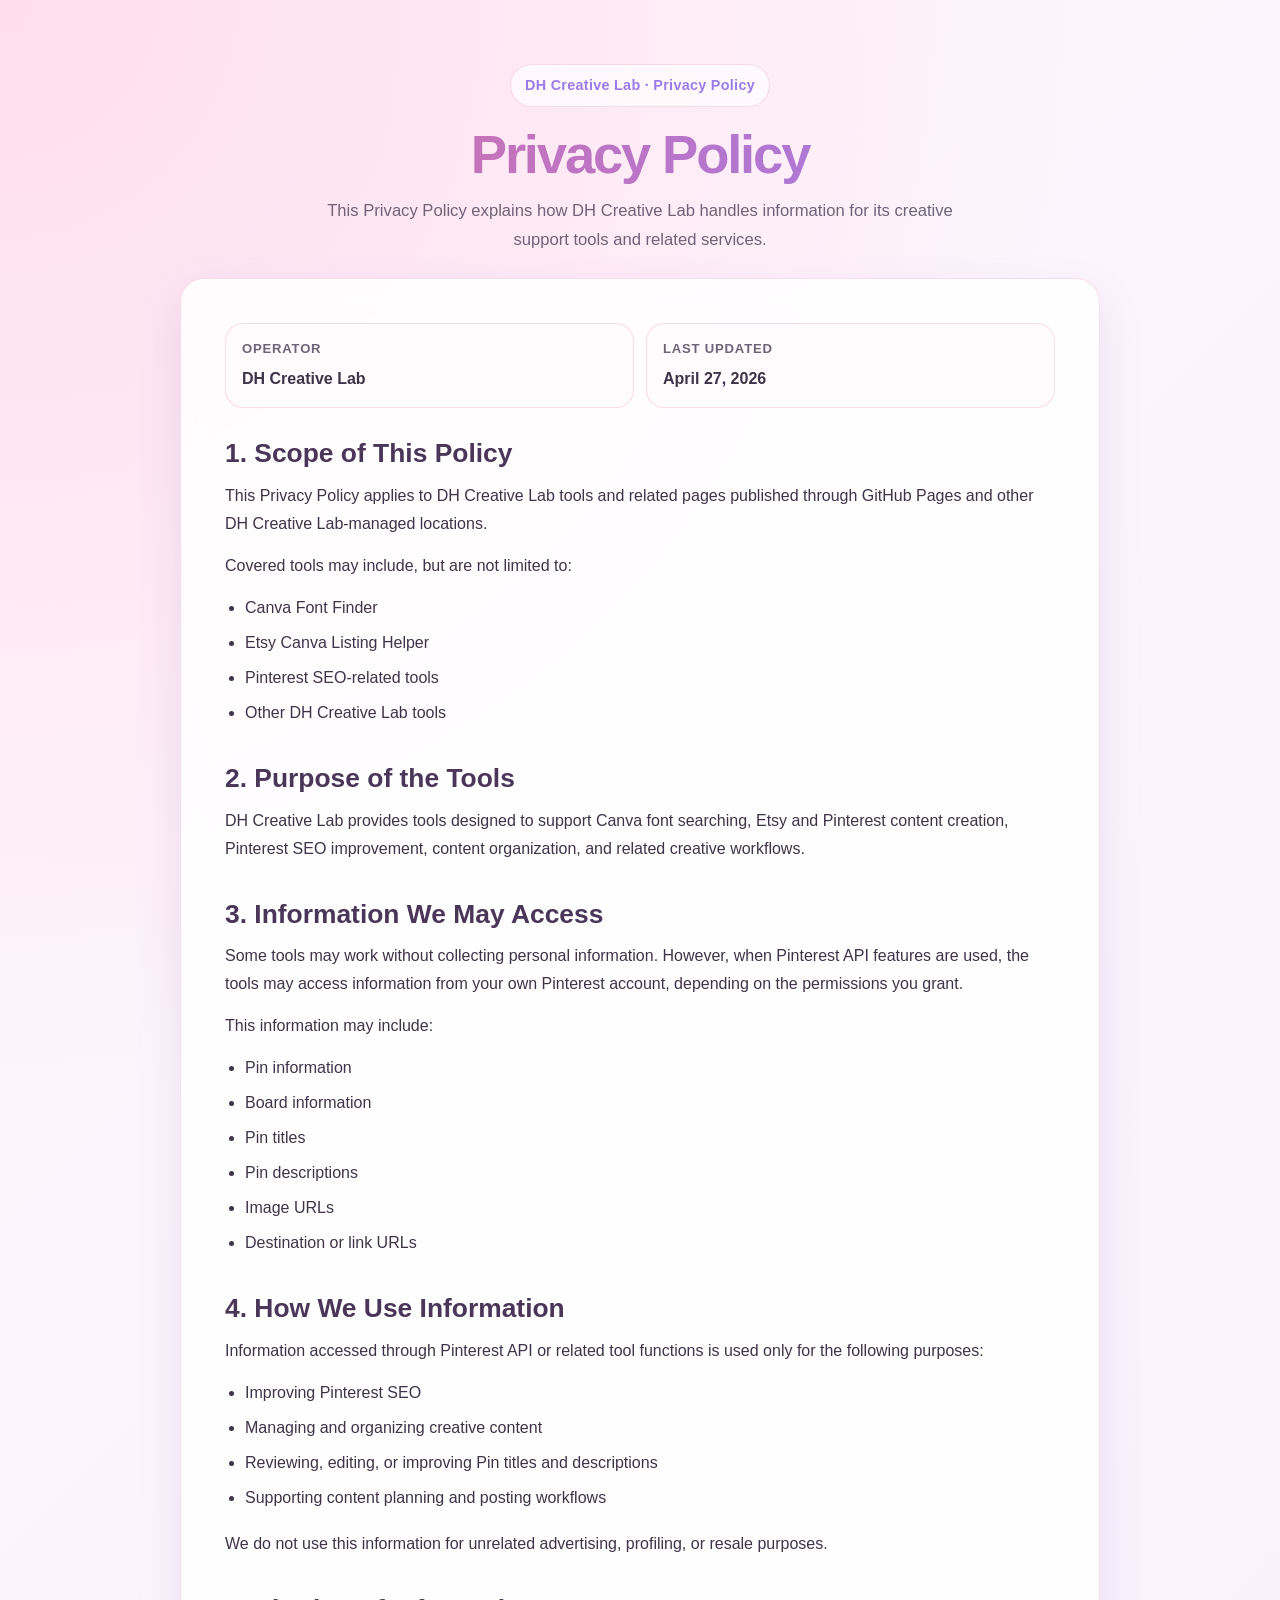
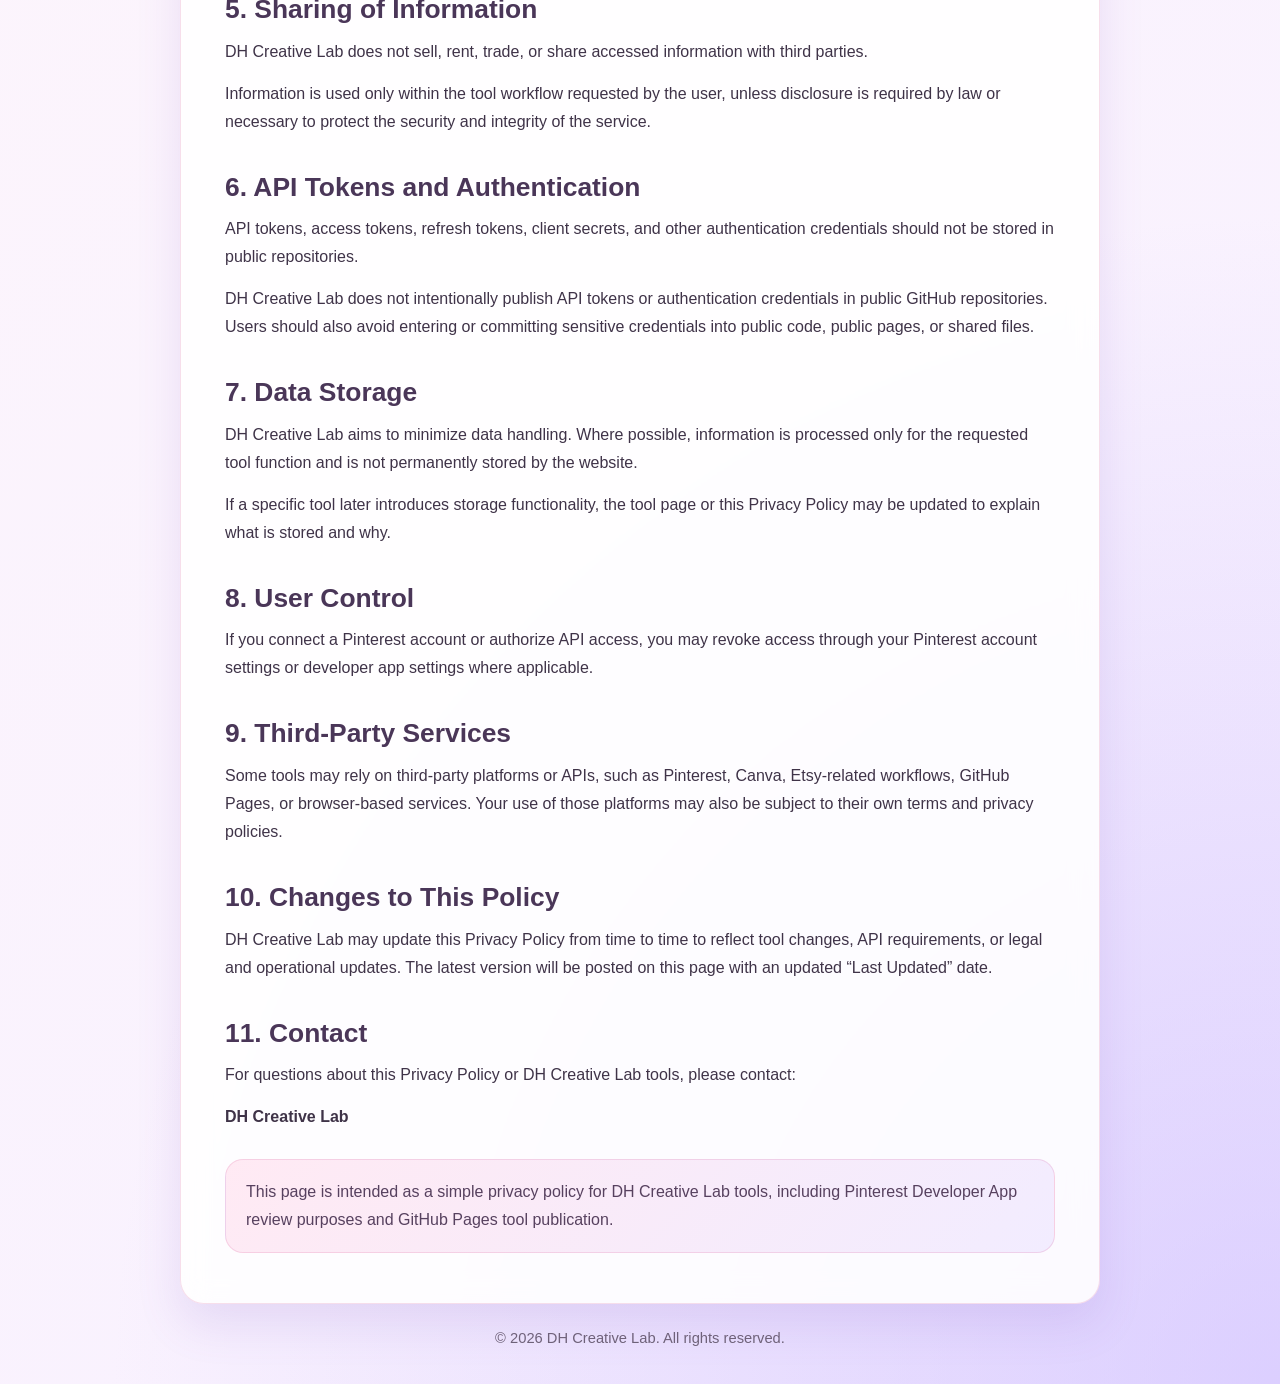
<file: dhcreativelab-privacy-policy.html>
<!DOCTYPE html>
<html lang="en">
<head>
  <meta charset="UTF-8" />
  <meta name="viewport" content="width=device-width, initial-scale=1.0" />
  <meta name="description" content="Privacy Policy for DH Creative Lab tools including Canva Font Finder, Etsy Canva Listing Helper, Pinterest SEO-related tools, and other creative support tools." />
  <title>Privacy Policy | DH Creative Lab</title>
  <style>
    :root {
      --bg-start: #fff7fb;
      --bg-end: #f7f0ff;
      --card-bg: rgba(255, 255, 255, 0.88);
      --text-main: #3f3348;
      --text-muted: #6f6378;
      --accent: #d96fa6;
      --accent-2: #9b7be8;
      --border: rgba(217, 111, 166, 0.22);
      --shadow: 0 20px 45px rgba(126, 87, 194, 0.14);
      --radius: 24px;
    }

    * {
      box-sizing: border-box;
    }

    body {
      margin: 0;
      font-family: -apple-system, BlinkMacSystemFont, "Segoe UI", Roboto, Helvetica, Arial, sans-serif;
      line-height: 1.75;
      color: var(--text-main);
      background:
        radial-gradient(circle at top left, rgba(255, 199, 224, 0.55), transparent 34%),
        radial-gradient(circle at bottom right, rgba(190, 171, 255, 0.48), transparent 36%),
        linear-gradient(135deg, var(--bg-start), var(--bg-end));
      min-height: 100vh;
      padding: 32px 16px;
    }

    .page {
      width: min(920px, 100%);
      margin: 0 auto;
    }

    .hero {
      text-align: center;
      padding: 32px 18px 24px;
    }

    .badge {
      display: inline-flex;
      align-items: center;
      gap: 8px;
      padding: 8px 14px;
      border-radius: 999px;
      background: rgba(255, 255, 255, 0.68);
      border: 1px solid var(--border);
      color: var(--accent-2);
      font-size: 0.9rem;
      font-weight: 700;
      letter-spacing: 0.02em;
    }

    h1 {
      margin: 18px 0 10px;
      font-size: clamp(2rem, 7vw, 3.4rem);
      line-height: 1.12;
      letter-spacing: -0.04em;
      background: linear-gradient(90deg, var(--accent), var(--accent-2));
      -webkit-background-clip: text;
      background-clip: text;
      color: transparent;
    }

    .subtitle {
      margin: 0 auto;
      max-width: 660px;
      color: var(--text-muted);
      font-size: 1.04rem;
    }

    .card {
      background: var(--card-bg);
      border: 1px solid var(--border);
      border-radius: var(--radius);
      box-shadow: var(--shadow);
      backdrop-filter: blur(14px);
      padding: clamp(22px, 5vw, 44px);
    }

    .meta {
      display: grid;
      grid-template-columns: repeat(2, minmax(0, 1fr));
      gap: 12px;
      margin-bottom: 28px;
    }

    .meta-item {
      border: 1px solid var(--border);
      border-radius: 18px;
      padding: 14px 16px;
      background: rgba(255, 250, 253, 0.8);
    }

    .meta-label {
      display: block;
      color: var(--text-muted);
      font-size: 0.82rem;
      font-weight: 700;
      text-transform: uppercase;
      letter-spacing: 0.06em;
    }

    .meta-value {
      display: block;
      margin-top: 4px;
      font-weight: 700;
      color: var(--text-main);
    }

    h2 {
      margin: 34px 0 10px;
      font-size: clamp(1.28rem, 4vw, 1.65rem);
      line-height: 1.35;
      color: #4a3658;
    }

    h2:first-of-type {
      margin-top: 0;
    }

    p {
      margin: 0 0 14px;
    }

    ul {
      margin: 10px 0 18px;
      padding-left: 1.25rem;
    }

    li {
      margin: 7px 0;
    }

    .notice {
      margin: 28px 0 6px;
      padding: 18px 20px;
      border-radius: 18px;
      background: linear-gradient(135deg, rgba(255, 229, 241, 0.82), rgba(239, 232, 255, 0.82));
      border: 1px solid var(--border);
      color: #57415f;
    }

    .footer {
      text-align: center;
      margin: 22px 0 0;
      color: var(--text-muted);
      font-size: 0.92rem;
    }

    a {
      color: var(--accent-2);
      text-decoration: none;
      font-weight: 700;
    }

    a:hover {
      text-decoration: underline;
    }

    @media (max-width: 640px) {
      body {
        padding: 20px 12px;
      }

      .hero {
        padding: 22px 8px 18px;
      }

      .meta {
        grid-template-columns: 1fr;
      }

      .card {
        border-radius: 20px;
      }
    }
  </style>
</head>
<body>
  <main class="page">
    <header class="hero">
      <div class="badge">DH Creative Lab · Privacy Policy</div>
      <h1>Privacy Policy</h1>
      <p class="subtitle">
        This Privacy Policy explains how DH Creative Lab handles information for its creative support tools and related services.
      </p>
    </header>

    <section class="card" aria-label="Privacy Policy Content">
      <div class="meta">
        <div class="meta-item">
          <span class="meta-label">Operator</span>
          <span class="meta-value">DH Creative Lab</span>
        </div>
        <div class="meta-item">
          <span class="meta-label">Last Updated</span>
          <span class="meta-value">April 27, 2026</span>
        </div>
      </div>

      <h2>1. Scope of This Policy</h2>
      <p>
        This Privacy Policy applies to DH Creative Lab tools and related pages published through GitHub Pages and other DH Creative Lab-managed locations.
      </p>
      <p>Covered tools may include, but are not limited to:</p>
      <ul>
        <li>Canva Font Finder</li>
        <li>Etsy Canva Listing Helper</li>
        <li>Pinterest SEO-related tools</li>
        <li>Other DH Creative Lab tools</li>
      </ul>

      <h2>2. Purpose of the Tools</h2>
      <p>
        DH Creative Lab provides tools designed to support Canva font searching, Etsy and Pinterest content creation, Pinterest SEO improvement, content organization, and related creative workflows.
      </p>

      <h2>3. Information We May Access</h2>
      <p>
        Some tools may work without collecting personal information. However, when Pinterest API features are used, the tools may access information from your own Pinterest account, depending on the permissions you grant.
      </p>
      <p>This information may include:</p>
      <ul>
        <li>Pin information</li>
        <li>Board information</li>
        <li>Pin titles</li>
        <li>Pin descriptions</li>
        <li>Image URLs</li>
        <li>Destination or link URLs</li>
      </ul>

      <h2>4. How We Use Information</h2>
      <p>
        Information accessed through Pinterest API or related tool functions is used only for the following purposes:
      </p>
      <ul>
        <li>Improving Pinterest SEO</li>
        <li>Managing and organizing creative content</li>
        <li>Reviewing, editing, or improving Pin titles and descriptions</li>
        <li>Supporting content planning and posting workflows</li>
      </ul>
      <p>
        We do not use this information for unrelated advertising, profiling, or resale purposes.
      </p>

      <h2>5. Sharing of Information</h2>
      <p>
        DH Creative Lab does not sell, rent, trade, or share accessed information with third parties.
      </p>
      <p>
        Information is used only within the tool workflow requested by the user, unless disclosure is required by law or necessary to protect the security and integrity of the service.
      </p>

      <h2>6. API Tokens and Authentication</h2>
      <p>
        API tokens, access tokens, refresh tokens, client secrets, and other authentication credentials should not be stored in public repositories.
      </p>
      <p>
        DH Creative Lab does not intentionally publish API tokens or authentication credentials in public GitHub repositories. Users should also avoid entering or committing sensitive credentials into public code, public pages, or shared files.
      </p>

      <h2>7. Data Storage</h2>
      <p>
        DH Creative Lab aims to minimize data handling. Where possible, information is processed only for the requested tool function and is not permanently stored by the website.
      </p>
      <p>
        If a specific tool later introduces storage functionality, the tool page or this Privacy Policy may be updated to explain what is stored and why.
      </p>

      <h2>8. User Control</h2>
      <p>
        If you connect a Pinterest account or authorize API access, you may revoke access through your Pinterest account settings or developer app settings where applicable.
      </p>

      <h2>9. Third-Party Services</h2>
      <p>
        Some tools may rely on third-party platforms or APIs, such as Pinterest, Canva, Etsy-related workflows, GitHub Pages, or browser-based services. Your use of those platforms may also be subject to their own terms and privacy policies.
      </p>

      <h2>10. Changes to This Policy</h2>
      <p>
        DH Creative Lab may update this Privacy Policy from time to time to reflect tool changes, API requirements, or legal and operational updates. The latest version will be posted on this page with an updated “Last Updated” date.
      </p>

      <h2>11. Contact</h2>
      <p>
        For questions about this Privacy Policy or DH Creative Lab tools, please contact:
      </p>
      <p><strong>DH Creative Lab</strong></p>

      <div class="notice">
        This page is intended as a simple privacy policy for DH Creative Lab tools, including Pinterest Developer App review purposes and GitHub Pages tool publication.
      </div>
    </section>

    <p class="footer">© 2026 DH Creative Lab. All rights reserved.</p>
  </main>
</body>
</html>
</file>
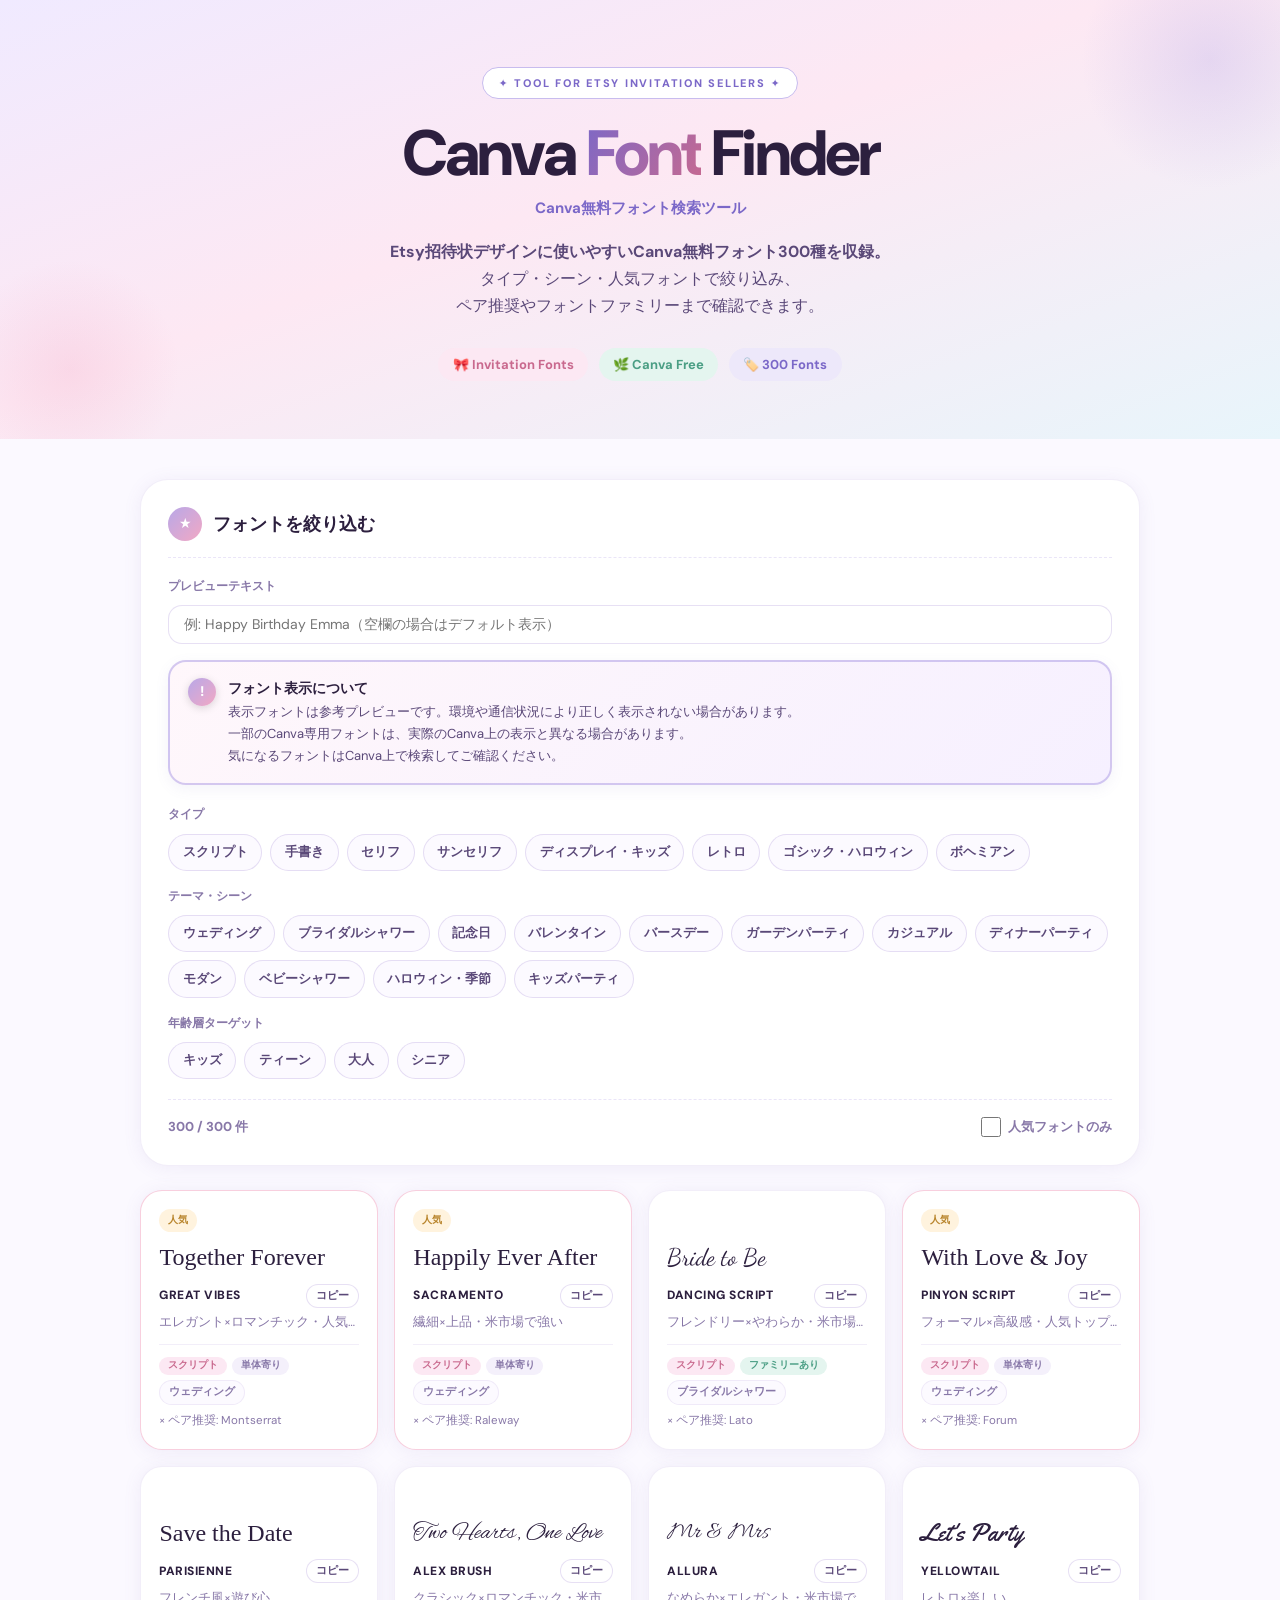
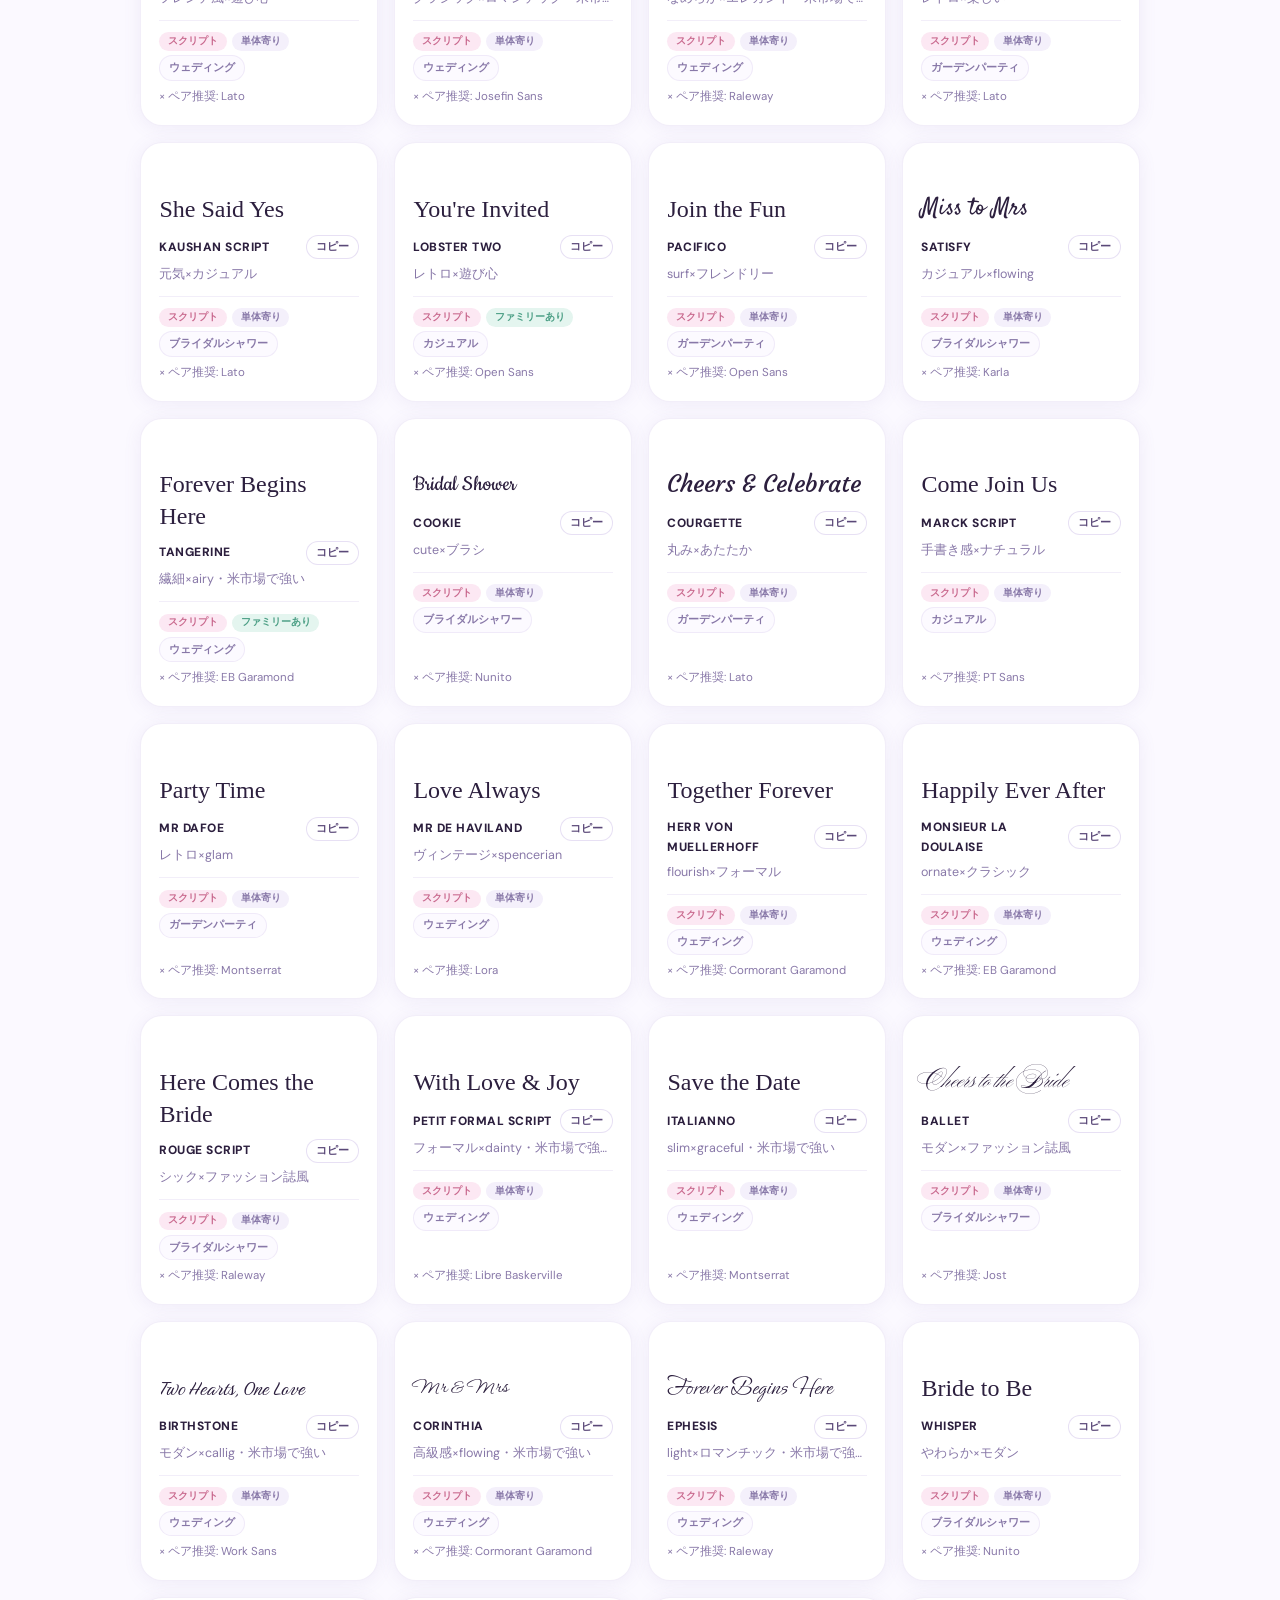
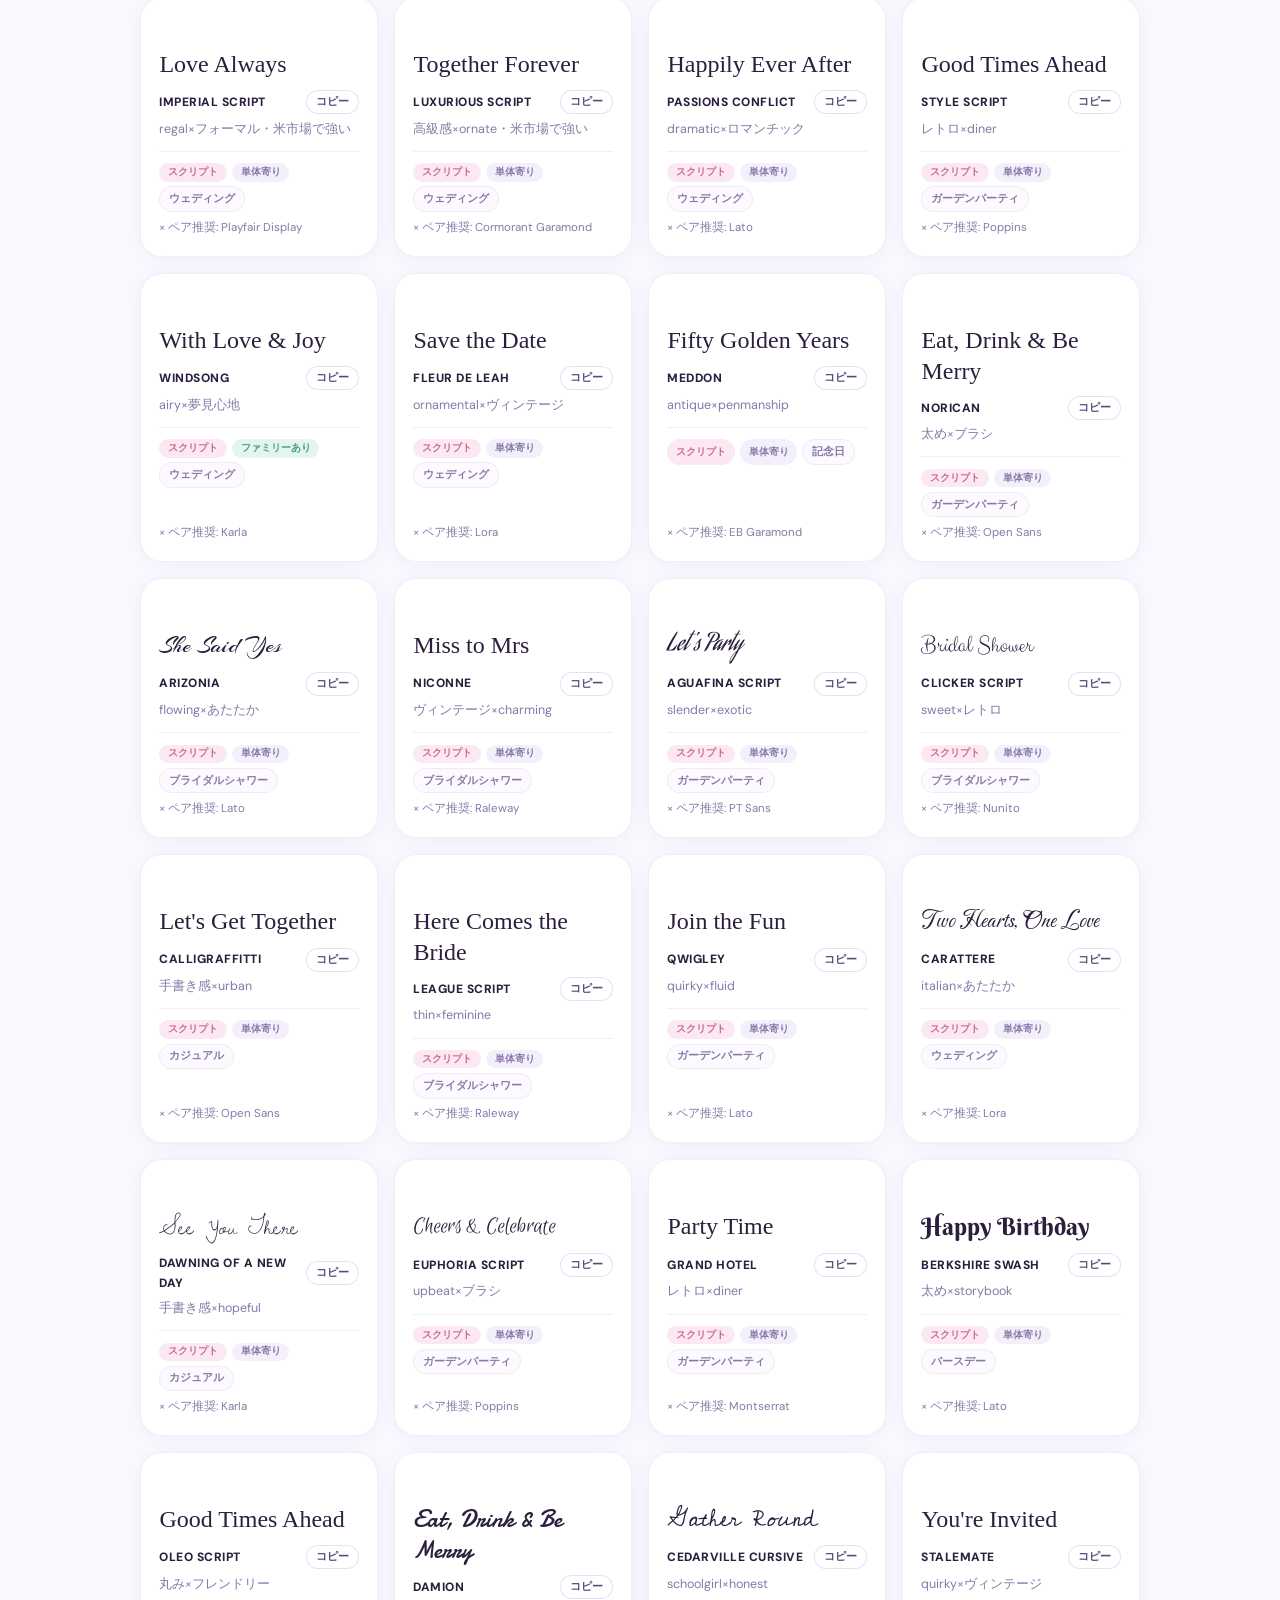
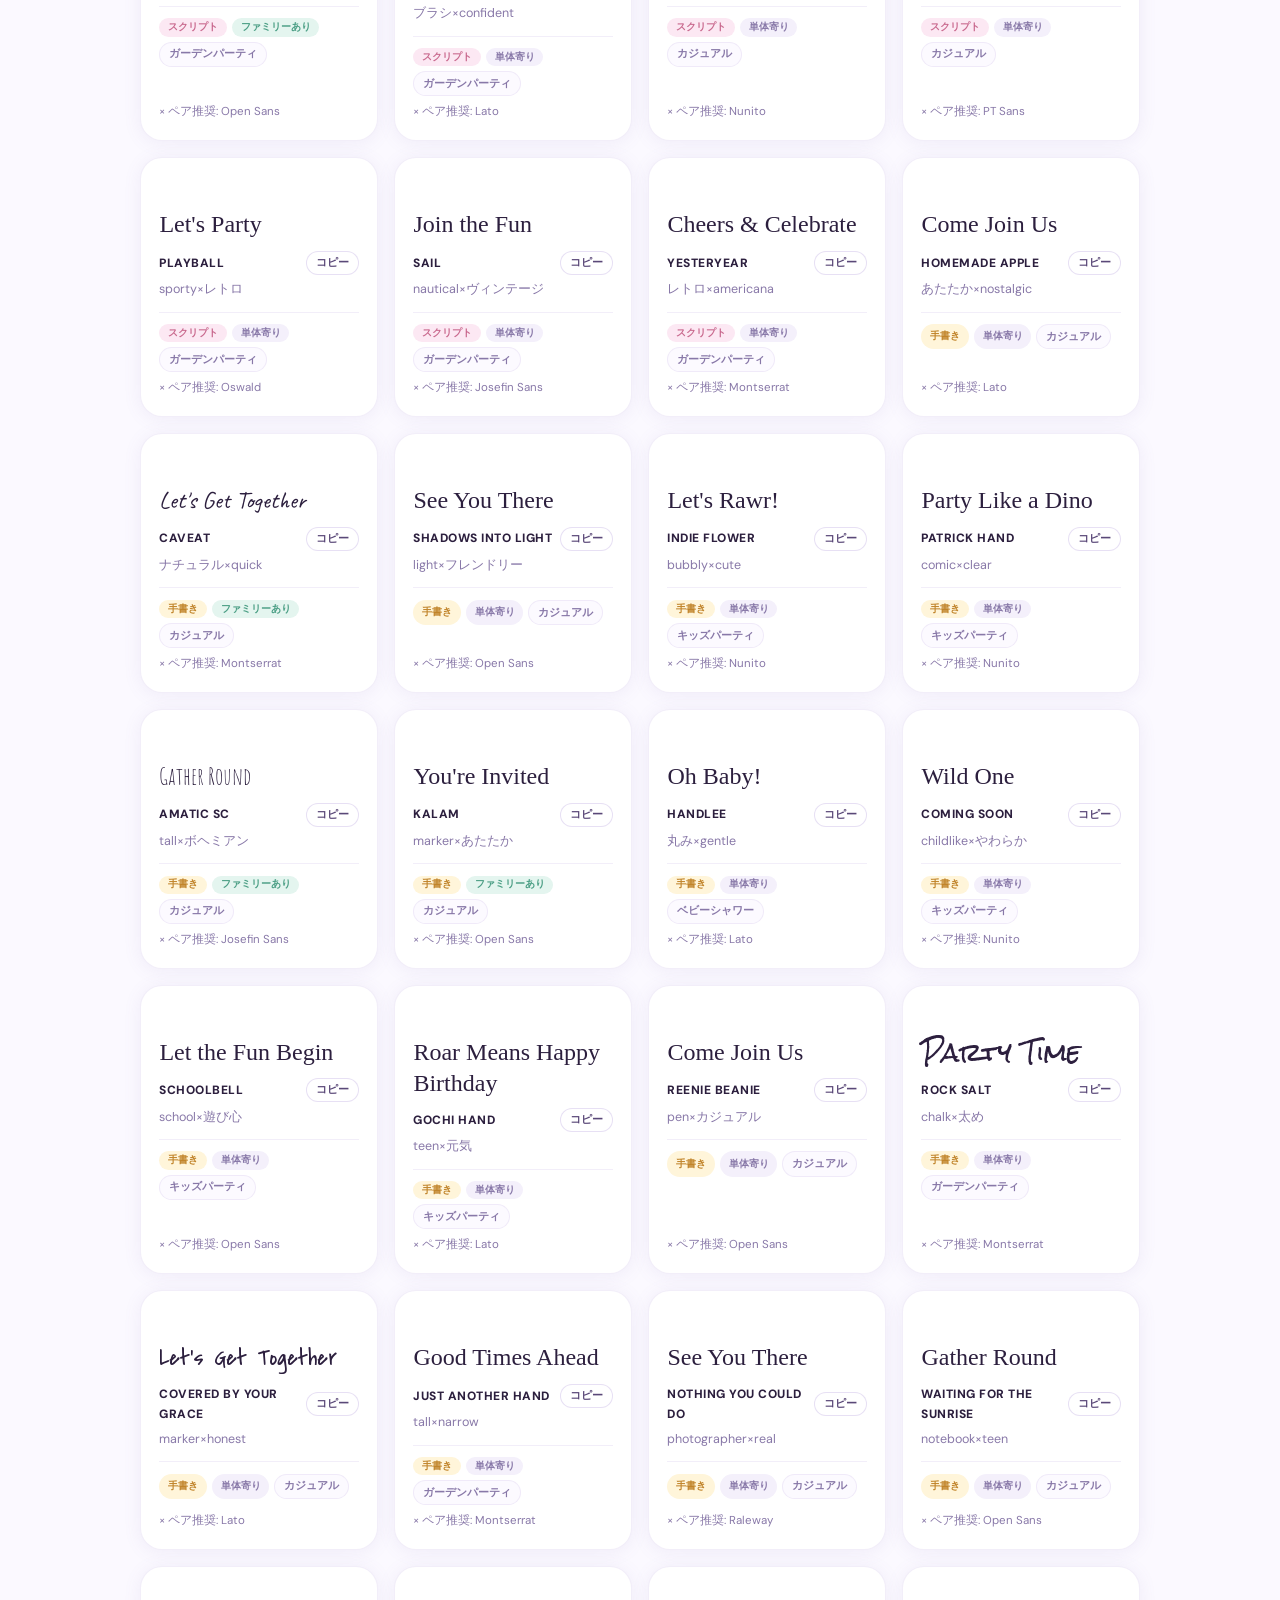
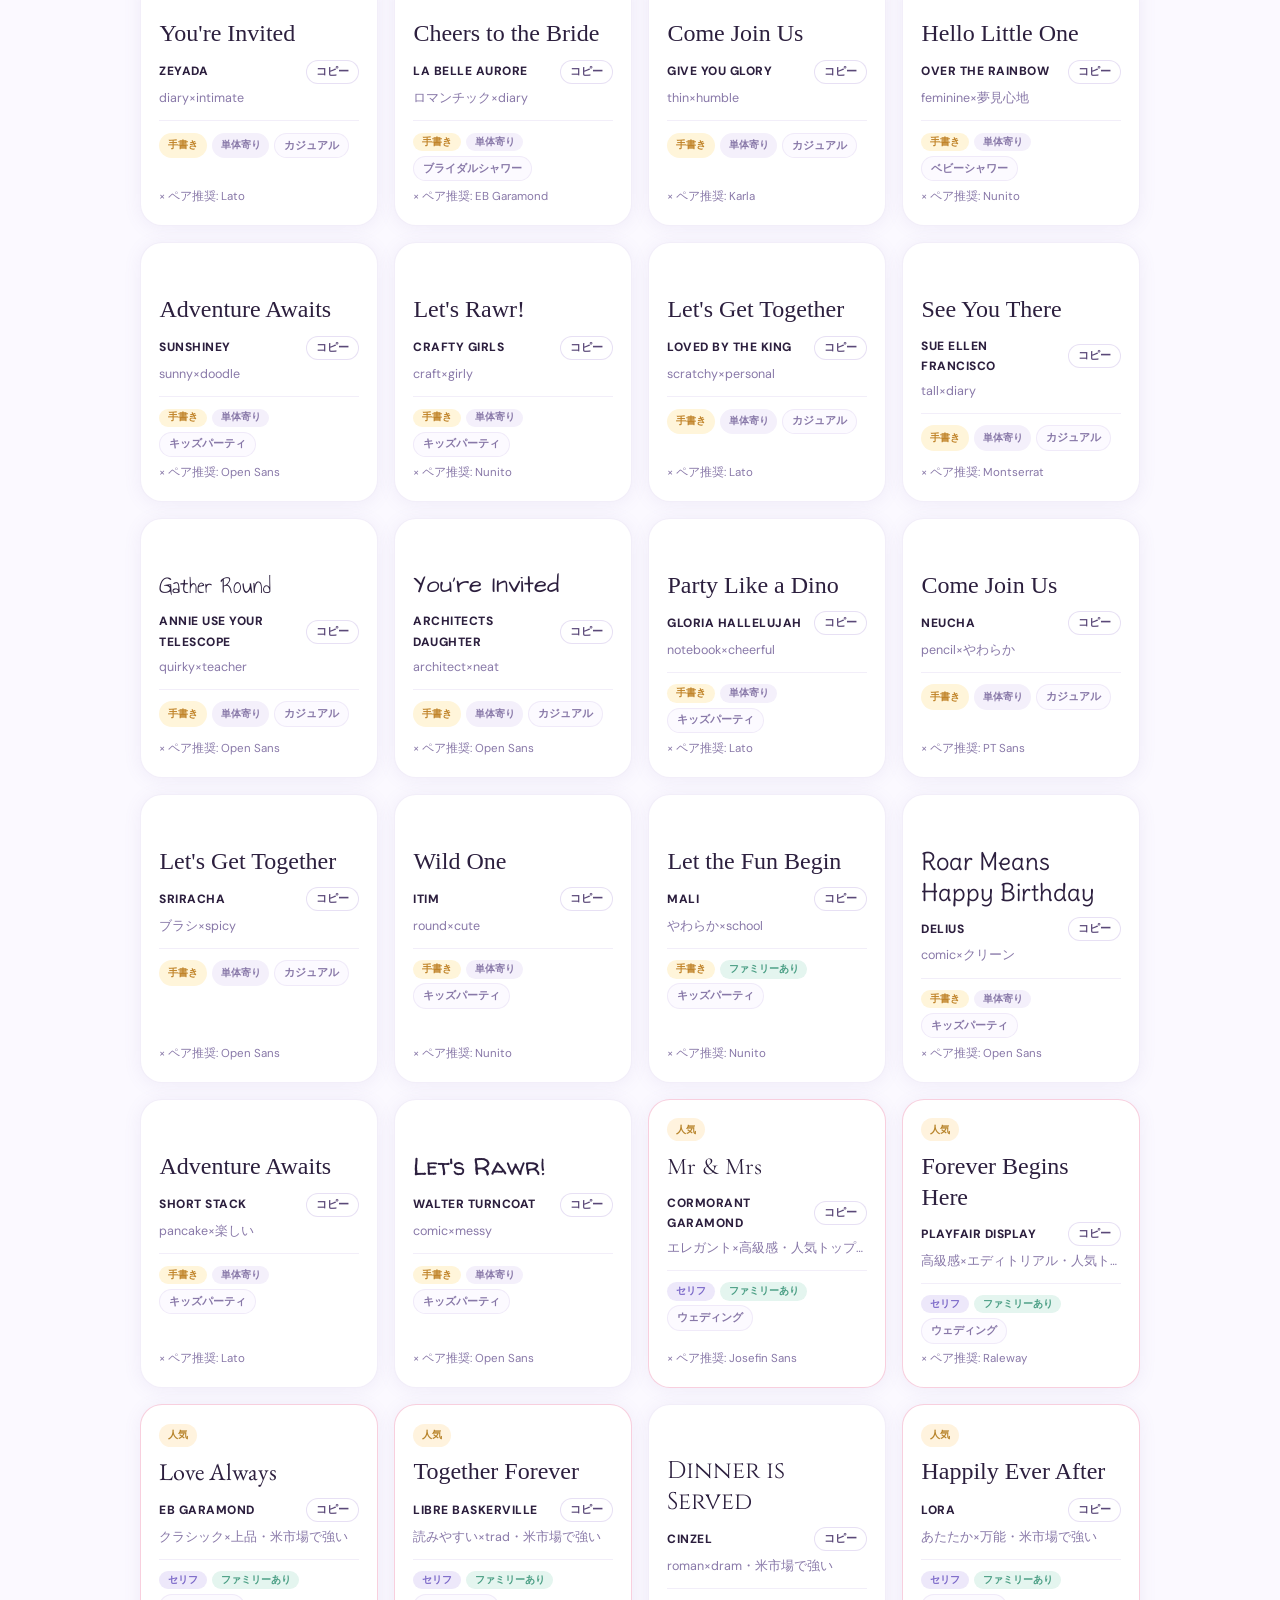
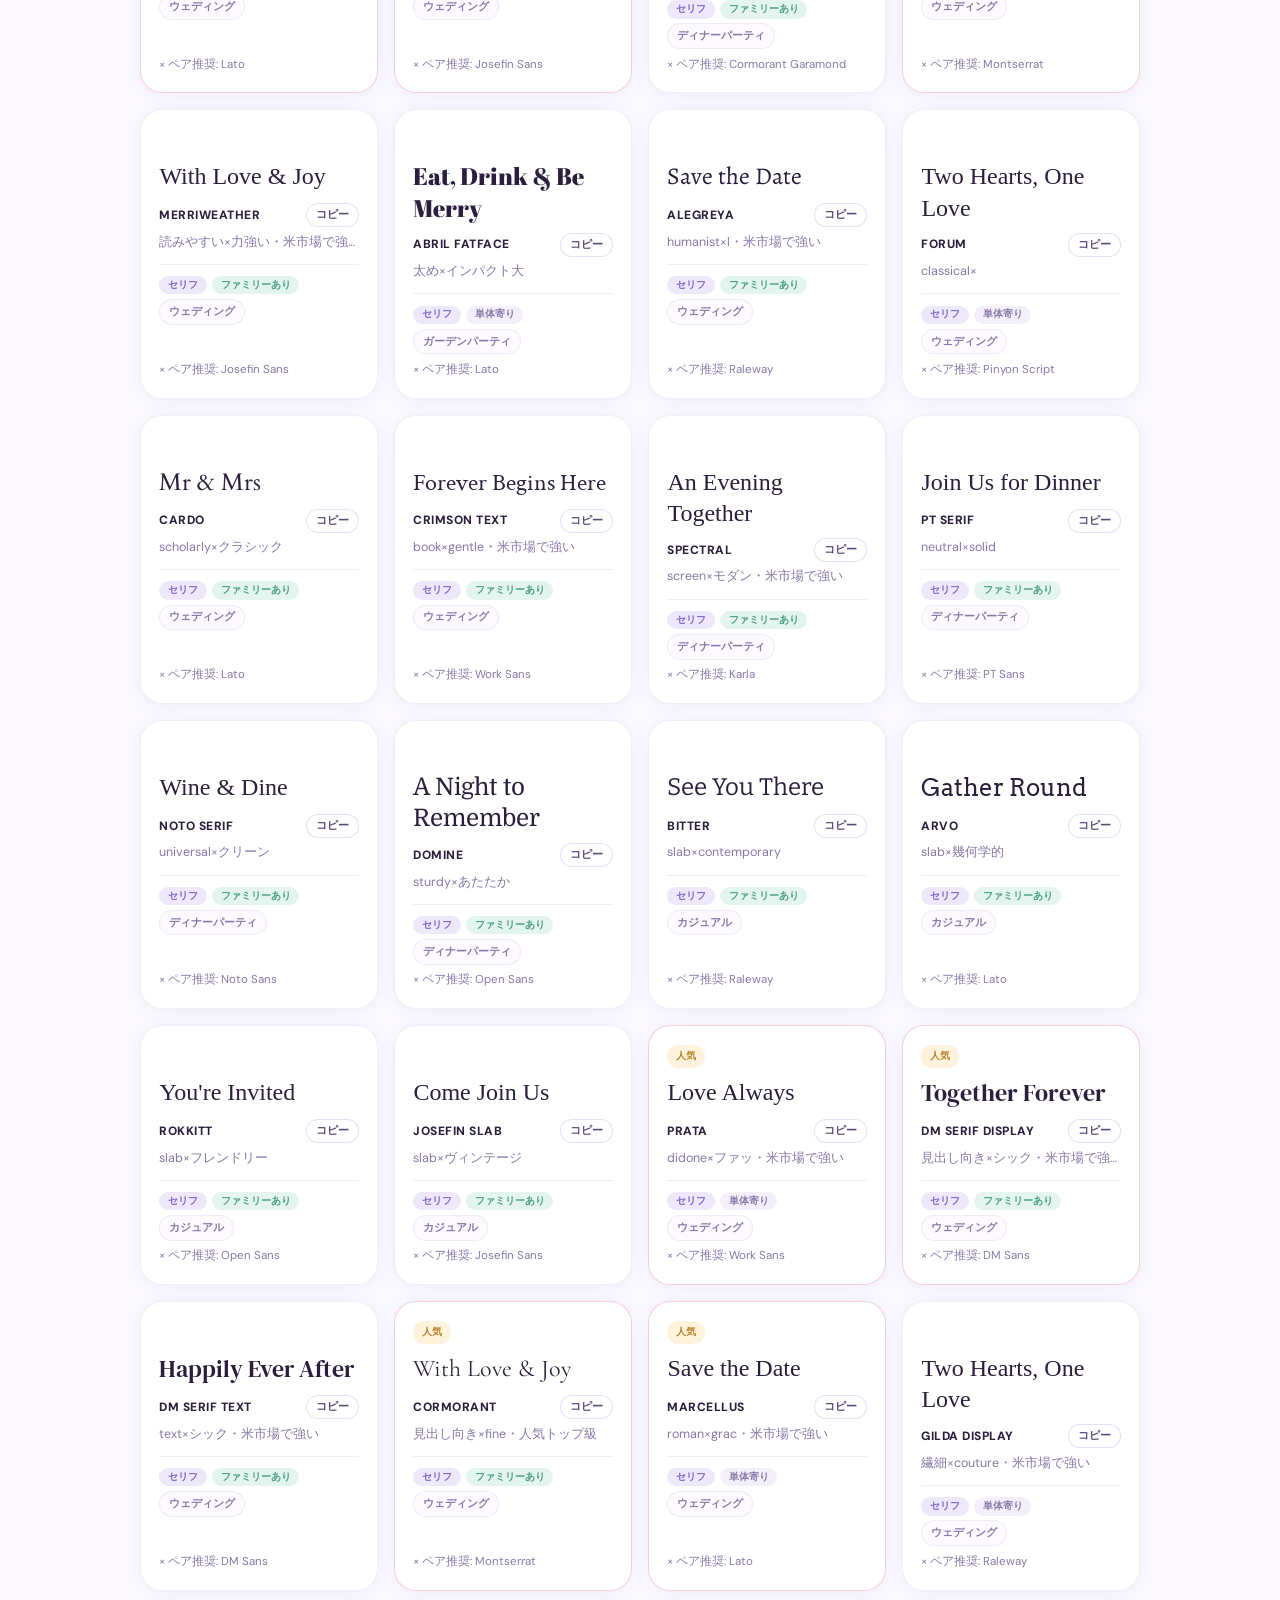
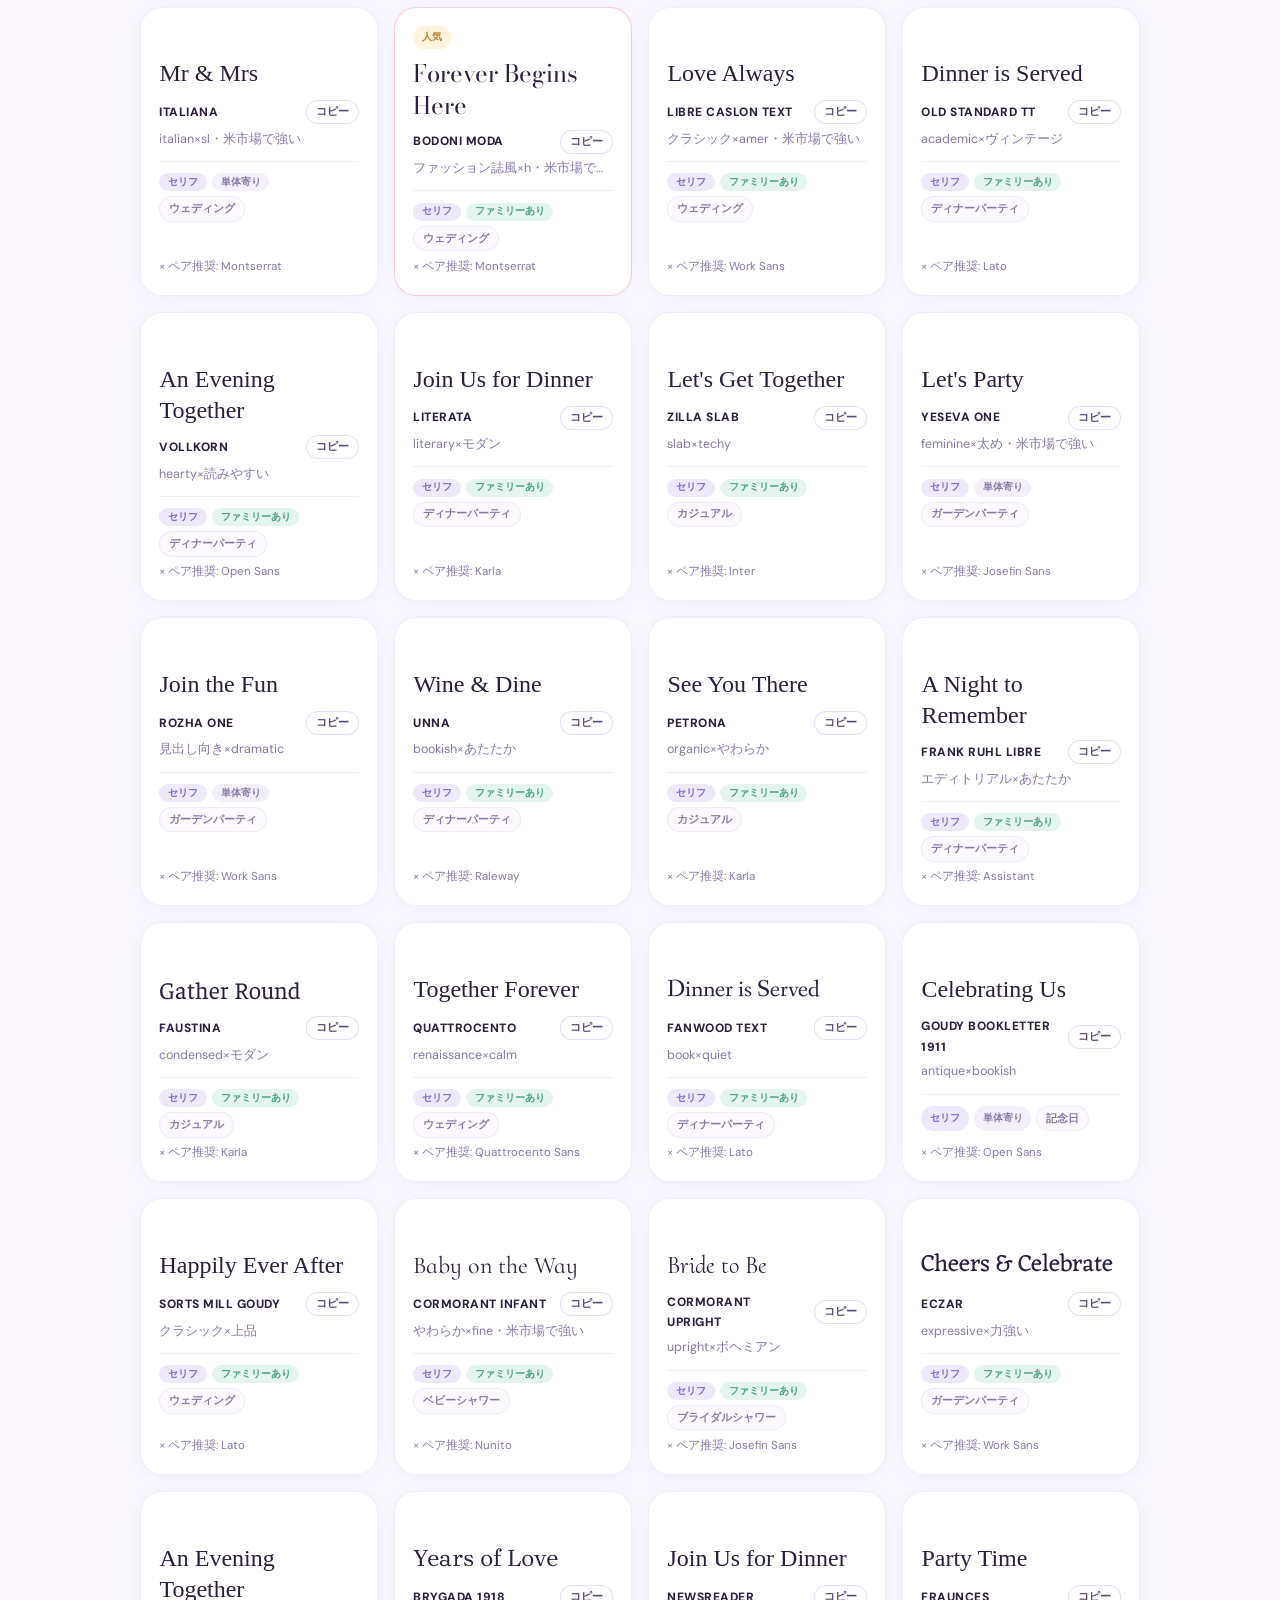
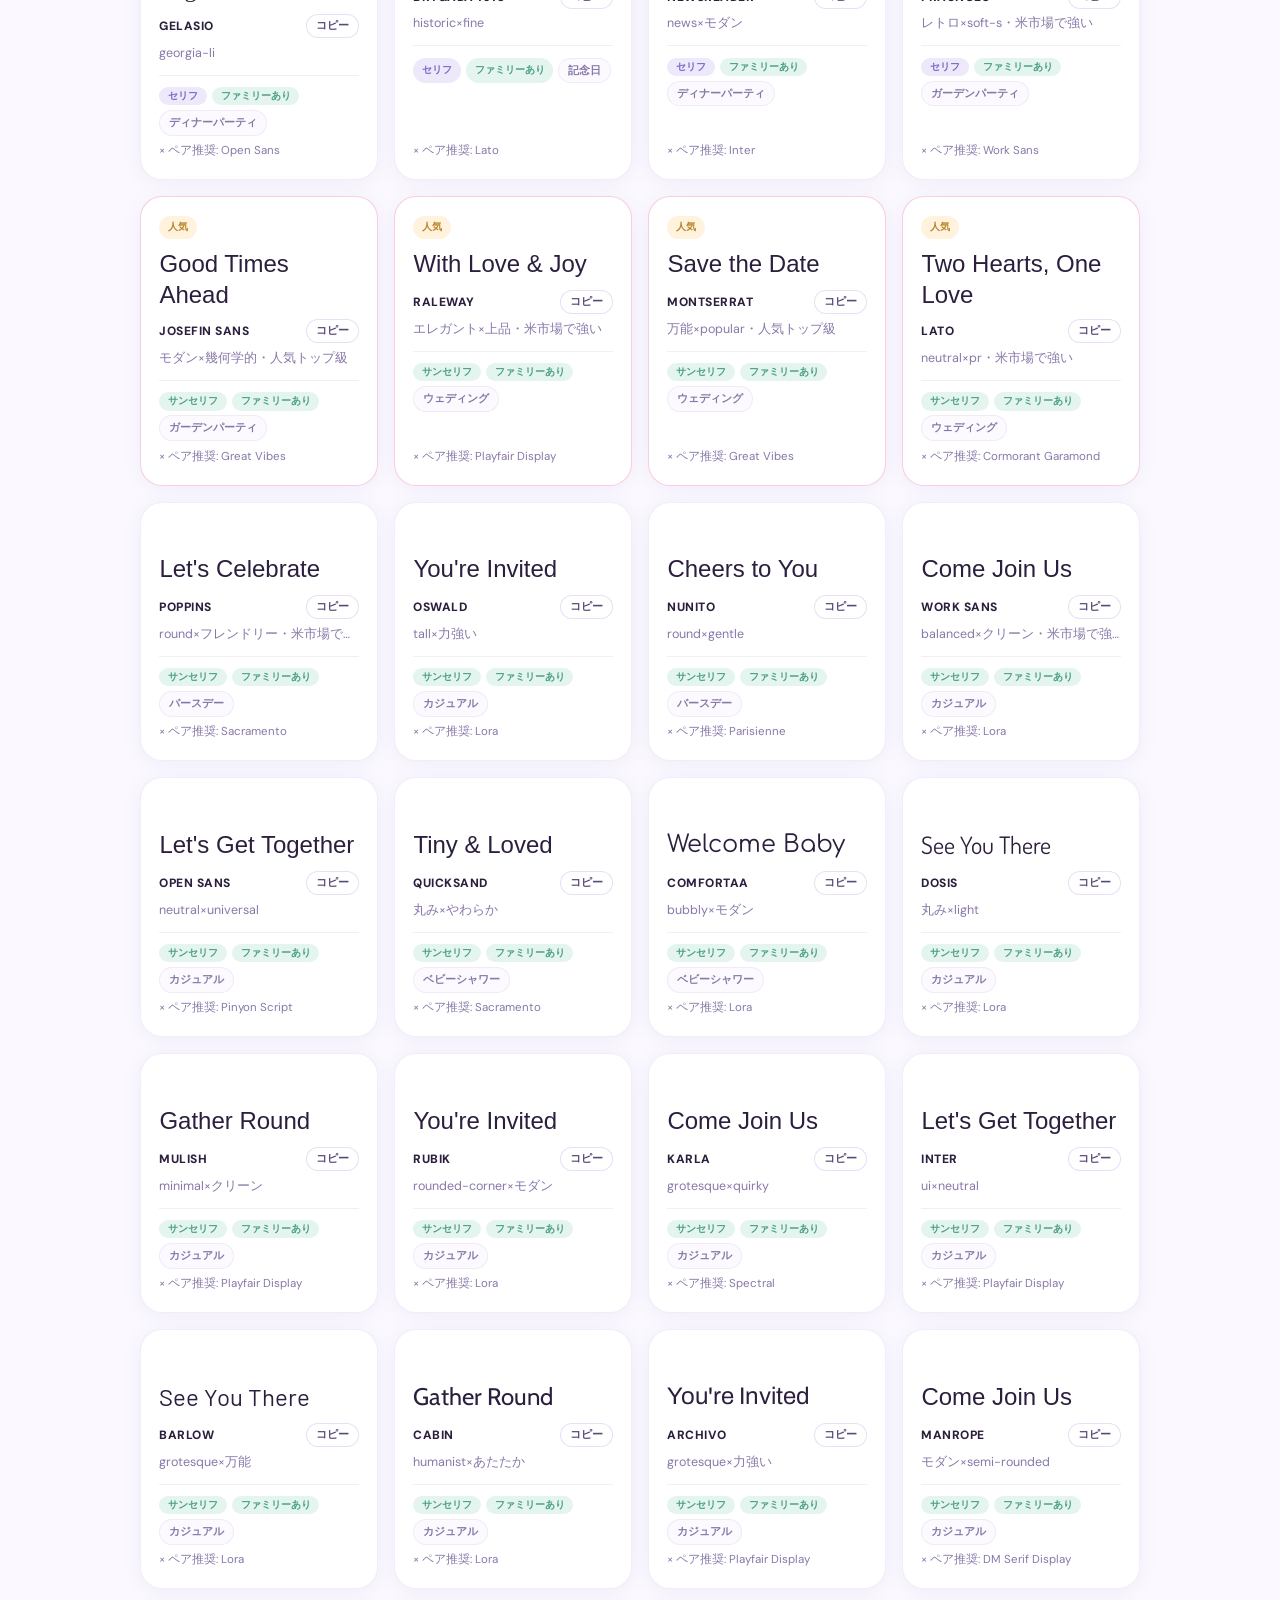
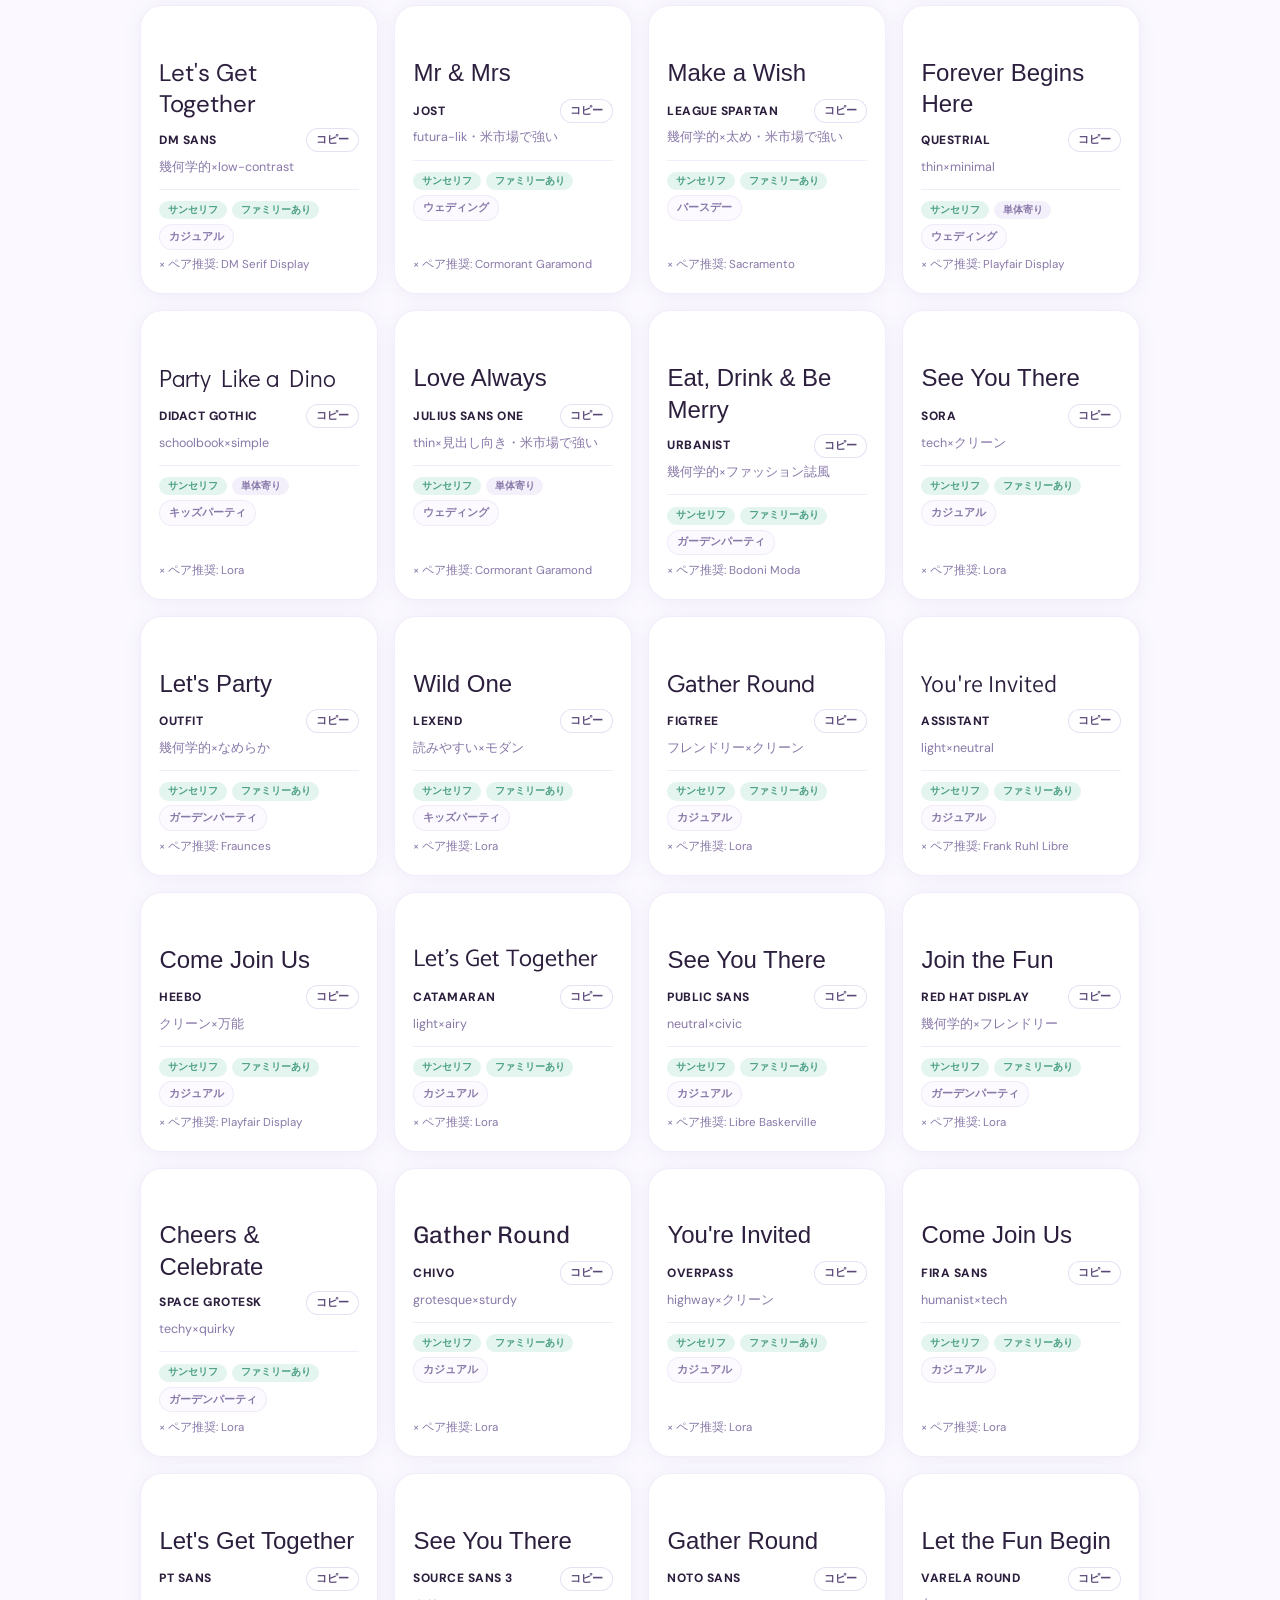
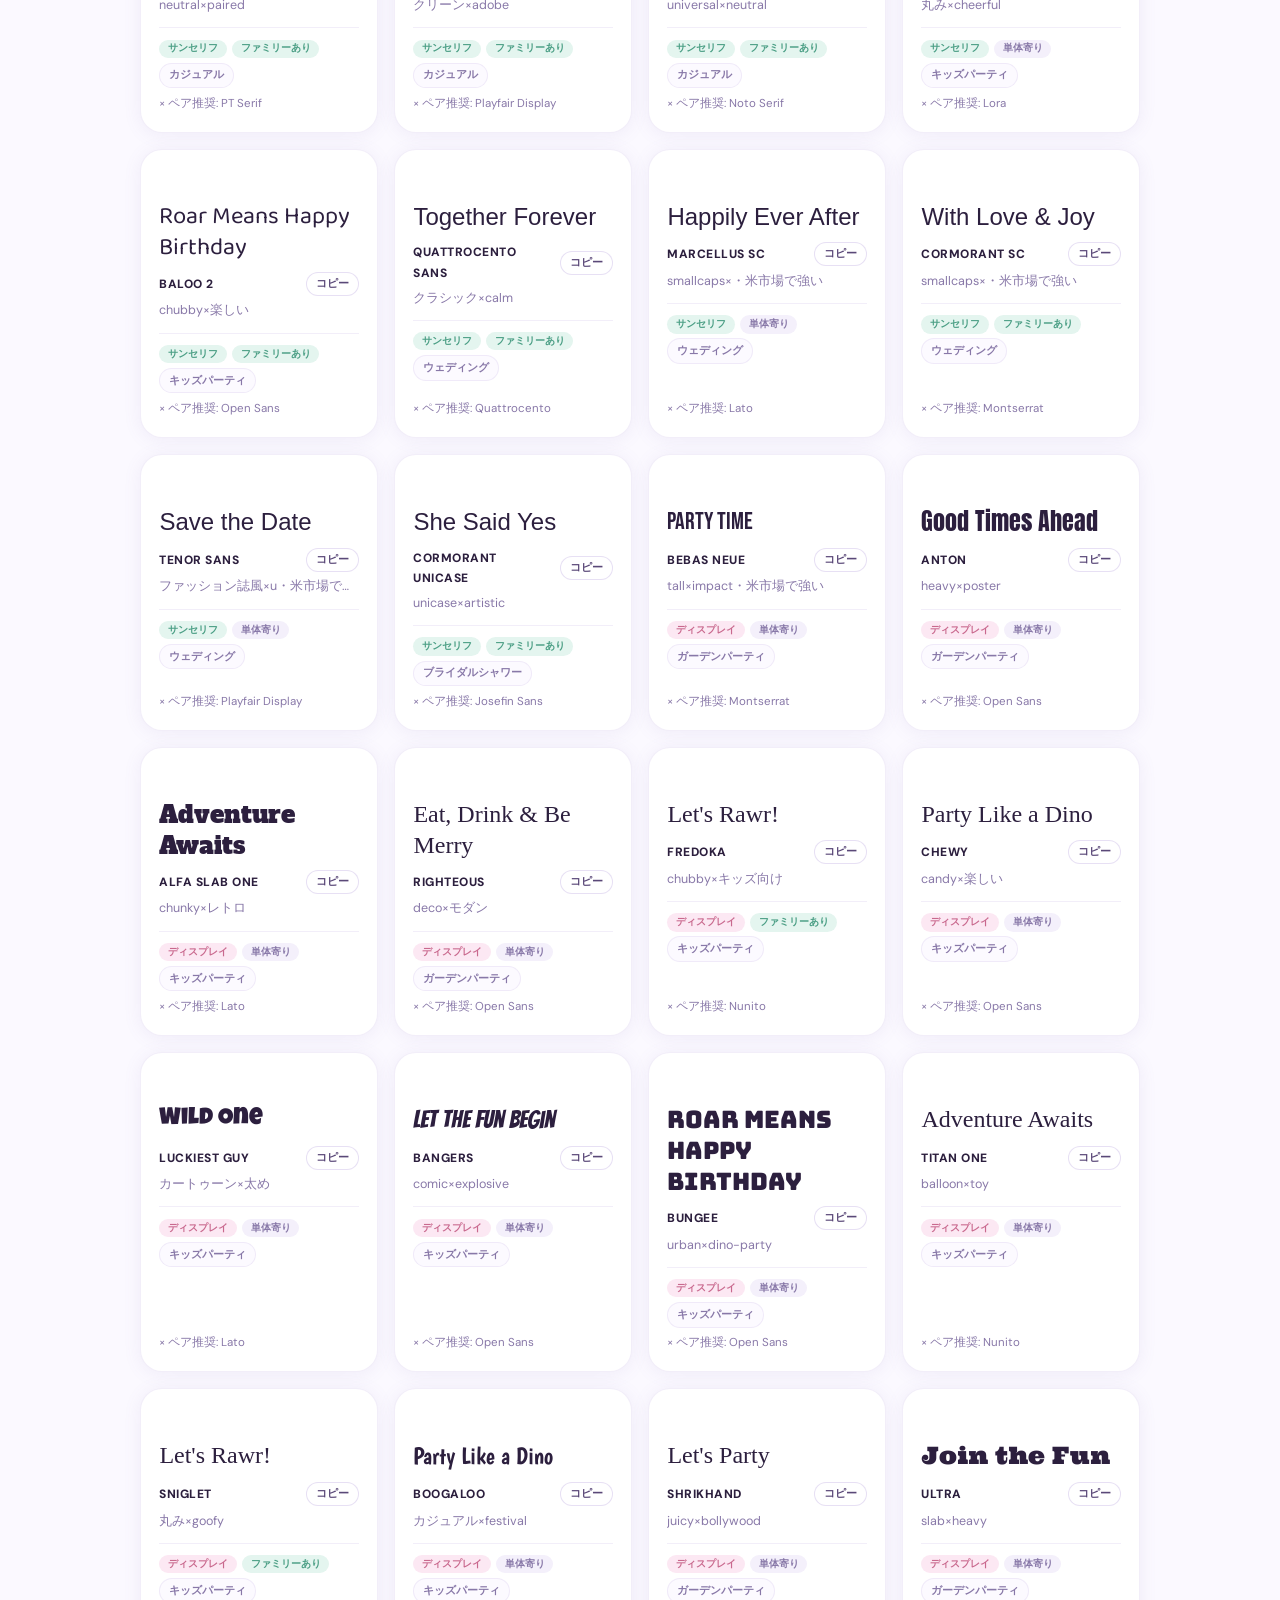
<file: canva_font_finder/index2.html>
<!DOCTYPE html>
<html lang="ja">
<head>
<meta charset="UTF-8">
<meta name="viewport" content="width=device-width, initial-scale=1.0">
<!-- OGP / SNS Preview -->
<meta property="og:title" content="Canva Font Finder ✦ hello_digihana">
<meta property="og:description" content="Etsy招待状やCanvaデザインに使いやすい無料フォントを探せるフォント検索ツールです。">
<meta property="og:image" content="https://hellodigihana.github.io/main/canva_font_finder/ogp.png">
<meta property="og:url" content="https://hellodigihana.github.io/main/canva_font_finder/">
<meta property="og:type" content="website">
<meta property="og:site_name" content="hello_digihana">

<!-- Twitter / X Preview -->
<meta name="twitter:card" content="summary_large_image">
<meta name="twitter:title" content="Canva Font Finder ✦ hello_digihana">
<meta name="twitter:description" content="Etsy招待状やCanvaデザインに使いやすい無料フォントを探せるフォント検索ツールです。">
<meta name="twitter:image" content="https://hellodigihana.github.io/main/canva_font_finder/ogp.png">	
<title>Canva Font Finder ✦ hello_digihana</title>
<link rel="preconnect" href="https://fonts.googleapis.com">
<link rel="preconnect" href="https://fonts.gstatic.com" crossorigin>
<link href="https://fonts.googleapis.com/css2?family=DM+Sans:wght@300;400;500;600;700;800&display=swap" rel="stylesheet">
<style>
:root{--bg:#FBF9FF;--bg2:#F4F0FB;--white:#fff;--pink:#F2A8C4;--pink-lt:#FCE8F3;--pink-dk:#C9698E;--lav:#B8A8E8;--lav-lt:#EDE8FA;--lav-dk:#7B68C8;--lav-mid:#C8BCEE;--mint:#A8D8C8;--mint-lt:#E4F5EF;--mint-dk:#4A9E84;--ink:#2C1F3E;--ink-mid:#5A4878;--ink-lt:#8878A8;--ink-xlt:#BEB0D4;--border:rgba(180,160,220,.18);--border-md:rgba(180,160,220,.32);--shadow-card:0 2px 18px rgba(120,100,180,.09);--shadow-md:0 8px 28px rgba(100,80,160,.13);--r-md:14px;--r-lg:20px;--r-xl:28px;--r-full:9999px;--ff:'DM Sans','Hiragino Sans','Noto Sans JP',system-ui,sans-serif}*{box-sizing:border-box;margin:0;padding:0}body{font-family:var(--ff);background:var(--bg);color:var(--ink);font-size:14px;line-height:1.7;min-height:100vh}.hero-wrap{background:linear-gradient(160deg,#F0EAFF 0%,#FDE8F3 45%,#E8F5FB 100%);padding:4.2rem 1.25rem 3.6rem;text-align:center;position:relative;overflow:hidden}.hero-wrap:before{content:'';position:absolute;top:-70px;right:-60px;width:260px;height:260px;background:radial-gradient(circle,rgba(184,168,232,.3),transparent 70%);border-radius:50%;pointer-events:none}.hero-wrap:after{content:'';position:absolute;bottom:-40px;left:-40px;width:220px;height:220px;background:radial-gradient(circle,rgba(242,168,196,.25),transparent 70%);border-radius:50%;pointer-events:none}.hero-badge{display:inline-block;background:#fff;border:1.5px solid var(--lav-mid);color:var(--lav-dk);font-size:11px;font-weight:800;letter-spacing:.16em;text-transform:uppercase;padding:.35rem 1rem;border-radius:var(--r-full);margin-bottom:1.35rem;position:relative}.hero-title{font-size:clamp(42px,10vw,64px);font-weight:800;color:var(--ink);line-height:1.03;margin-bottom:1rem;letter-spacing:-.045em;position:relative}.hero-title em{font-style:normal;background:linear-gradient(120deg,var(--lav-dk),var(--pink-dk));-webkit-background-clip:text;-webkit-text-fill-color:transparent;background-clip:text}.hero-sub{font-size:clamp(13px,3vw,16px);line-height:1.7;color:var(--ink-mid);max-width:560px;margin:0 auto 1.8rem;position:relative}.hero-chips{display:flex;flex-wrap:wrap;gap:.65rem;justify-content:center;position:relative}.hero-chip{display:inline-flex;align-items:center;gap:.3rem;font-size:13px;padding:.35rem .9rem;border-radius:var(--r-full);font-weight:700}.chip-pink{background:var(--pink-lt);color:var(--pink-dk)}.chip-lav{background:var(--lav-lt);color:var(--lav-dk)}.chip-mint{background:var(--mint-lt);color:var(--mint-dk)}.page{max-width:1040px;margin:0 auto;padding:2.5rem 1.25rem 5rem}.section,.creator-card{background:#fff;border:1px solid var(--border);border-radius:var(--r-xl);padding:1.7rem;box-shadow:var(--shadow-card);margin-bottom:1.25rem}.sec-hd{display:flex;align-items:center;gap:.7rem;margin-bottom:1.1rem;padding-bottom:1rem;border-bottom:1.5px dashed rgba(184,168,232,.3)}.sec-num{width:34px;height:34px;background:linear-gradient(135deg,var(--lav),var(--pink));border-radius:50%;display:flex;align-items:center;justify-content:center;color:#fff;font-weight:800}.sec-title{font-size:18px;font-weight:800}.filter-label{display:block;font-size:12px;font-weight:800;color:var(--ink-lt);margin:.9rem 0 .55rem}.tags{display:flex;flex-wrap:wrap;gap:.5rem;min-height:32px}.tag{-webkit-tap-highlight-color:transparent;touch-action:manipulation;user-select:none;background:#FCFAFF;border:1.5px solid var(--border-md);border-radius:var(--r-full);padding:.45rem .85rem;font-family:var(--ff);font-size:12.5px;font-weight:700;color:var(--ink-mid);cursor:pointer}.filter-check{position:absolute;opacity:0;width:1px;height:1px;overflow:hidden;pointer-events:none}.tag.active,.filter-check:checked+.tag{background:linear-gradient(135deg,var(--lav-lt),var(--pink-lt));border-color:var(--lav-mid);color:var(--lav-dk);box-shadow:0 2px 10px rgba(123,104,200,.14)}.filter-meta{display:flex;align-items:center;justify-content:space-between;gap:1rem;margin-top:1.2rem;padding-top:1rem;border-top:1.5px dashed rgba(184,168,232,.3);flex-wrap:wrap}.result-count,.hot-toggle{font-size:13px;font-weight:800;color:var(--ink-lt)}.hot-toggle{display:flex;align-items:center;gap:.4rem}#hot-only{width:20px;height:20px;accent-color:var(--lav-dk)}.filter-actions{display:flex;align-items:center;gap:.65rem;flex-wrap:wrap}.grid{display:grid;grid-template-columns:repeat(auto-fill,minmax(220px,1fr));gap:1rem;margin-top:1.5rem}.font-card{background:#fff;border:1px solid var(--border);border-radius:22px;padding:1.15rem;box-shadow:var(--shadow-card);min-height:218px;display:flex;flex-direction:column;gap:.35rem}.font-card.hot{border-color:rgba(242,168,196,.55)}.card-badges{min-height:23px;display:flex;gap:.35rem}.badge{display:inline-flex;align-items:center;border-radius:999px;padding:.18rem .55rem;font-size:10px;font-weight:800;line-height:1.25}.b-hot{background:#FFF3DE;color:#B8842B}.b-script{background:#FCE8F3;color:#C9698E}.b-serif{background:#EDE8FA;color:#7B68C8}.b-sans{background:#E4F5EF;color:#4A9E84}.b-hand{background:#FFF5DA;color:#C1842A}.b-family{background:#E4F5EF;color:#4A9E84}.b-solo{background:#F4F0FB;color:#8878A8}.card-preview{line-height:1.3;color:var(--ink);margin:.25rem 0 .2rem;min-height:33px;word-break:break-word}.card-name{font-size:12px;font-weight:800;color:var(--ink);letter-spacing:.04em;text-transform:uppercase}.card-note{font-size:12.5px;color:var(--ink-lt);line-height:1.55;height:20px;overflow:hidden;white-space:nowrap;text-overflow:ellipsis}.card-divider{height:1px;background:var(--border);margin:.35rem 0}.card-meta{display:flex;flex-wrap:wrap;gap:.3rem}.scene-tag{background:#FCFAFF;border:1px solid var(--border);border-radius:999px;padding:.18rem .55rem;font-size:10.5px;font-weight:700;color:var(--ink-lt)}.card-pair{font-size:11.5px;color:var(--ink-lt);margin-top:auto}.empty{grid-column:1/-1;text-align:center;padding:2rem;color:var(--ink-lt);font-weight:700;display:none}.creator-card{margin-top:2.5rem;text-align:center;background:linear-gradient(135deg,#F4F0FF,#FDE8F3);border:1.5px solid var(--lav-mid)}.creator-label{font-size:12px;letter-spacing:.18em;text-transform:uppercase;color:var(--ink-xlt);font-weight:800;margin-bottom:1rem}.creator-row{display:flex;align-items:center;justify-content:center;gap:.9rem;flex-wrap:wrap;margin-bottom:1.1rem}.creator-icon-wrap{width:58px;height:58px;border-radius:50%;border:2.5px solid var(--lav-mid);display:flex;align-items:center;justify-content:center;font-size:24px;background:rgba(255,255,255,.5);overflow:hidden;box-shadow:0 6px 18px rgba(120,100,180,.12)}.creator-icon-wrap img{width:100%;height:100%;object-fit:cover;border-radius:50%;display:block}.creator-name{font-size:22px;font-weight:800;letter-spacing:-.02em}.creator-name-sub{font-size:13px;color:var(--ink-lt)}.creator-desc{font-size:13px;color:var(--ink-mid);line-height:1.8;margin:0 auto 1.2rem;max-width:520px}.btn-threads{display:inline-flex;padding:.75rem 1.8rem;background:var(--ink);color:#fff;border-radius:999px;text-decoration:none;font-weight:800;box-shadow:var(--shadow-md)}.creator-quote{font-size:12px;color:var(--ink-xlt);margin-top:1rem;font-style:italic}footer{text-align:center;padding:1.5rem;color:var(--ink-xlt);font-size:11px;font-weight:700}.is-hidden{display:none!important}@media(max-width:600px){.hero-wrap{padding:2.2rem 1rem 1.9rem}.hero-badge{font-size:10px;margin-bottom:.8rem;padding:.25rem .75rem}.hero-title{font-size:clamp(34px,12vw,46px);margin-bottom:.7rem}.hero-sub{font-size:13.5px;line-height:1.65;margin-bottom:1rem}.hero-chips{gap:.45rem}.hero-chip{font-size:11.5px;padding:.25rem .65rem}.page{padding:1rem .6rem 4rem}.section,.creator-card{border-radius:26px;padding:1rem .9rem}.grid{grid-template-columns:1fr 1fr;gap:.5rem;margin-top:1rem}.font-card{padding:.75rem .65rem;min-height:200px;border-radius:18px;overflow:hidden}.card-preview{font-size:17px!important}.card-name{font-size:10px;white-space:nowrap;overflow:hidden;text-overflow:ellipsis;max-width:calc(100% - 52px)}.card-name-wrap{gap:.3rem}.copy-btn{font-size:9.5px;padding:.2rem .4rem;flex-shrink:0}.card-note{font-size:11px}.badge{font-size:9px;padding:.15rem .4rem}.scene-tag{font-size:9.5px;padding:.15rem .4rem}.card-pair{font-size:10.5px}.filter-meta{align-items:flex-end}.filter-actions{width:100%;justify-content:space-between}.font-notice{font-size:12.5px;padding:.9rem .95rem}.notice-icon{width:26px;height:26px;font-size:13px}}@media(max-width:390px){.grid{grid-template-columns:1fr}}.font-notice{display:flex;gap:.75rem;align-items:flex-start;background:linear-gradient(135deg,#FFF7FB,#F6F0FF);border:2px solid rgba(184,168,232,.6);border-radius:18px;padding:1rem 1.1rem;margin:1rem 0 1.2rem;color:#5A4878;font-size:13px;line-height:1.7;box-shadow:0 4px 14px rgba(120,100,180,.08);transition:.2s}.font-notice:hover{transform:translateY(-1px)}.notice-icon{flex:0 0 auto;width:28px;height:28px;border-radius:50%;background:linear-gradient(135deg,#B8A8E8,#F2A8C4);color:#fff;font-weight:800;display:flex;align-items:center;justify-content:center;font-size:14px;box-shadow:0 2px 8px rgba(0,0,0,.15)}.font-notice strong{color:#2C1F3E;font-size:13.5px}.hero-catch{font-size:15px;font-weight:700;color:var(--lav-dk);margin:-.4rem auto 1rem;position:relative}
/* ── アコーディオン（スマホのみ） ── */
@media(max-width:600px){
  .ac-trigger{
    display:flex;align-items:center;gap:.4rem;
    width:100%;background:none;border:none;padding:.55rem 0;
    font-family:var(--ff);font-size:12px;font-weight:800;
    color:var(--ink-lt);cursor:pointer;text-align:left;
    border-bottom:1px dashed rgba(184,168,232,.25);
    -webkit-tap-highlight-color:transparent;
  }
  .ac-label{flex:1}
  .ac-badge{
    display:inline-flex;align-items:center;justify-content:center;
    min-width:18px;height:18px;padding:0 5px;
    background:var(--lav-dk);color:#fff;
    border-radius:999px;font-size:10px;font-weight:800;line-height:1;
  }
  .ac-arrow{font-size:14px;color:var(--ink-xlt);transition:transform .25s ease;flex-shrink:0}
  .ac-trigger[aria-expanded="true"] .ac-arrow{transform:rotate(180deg)}
  .ac-body{overflow:hidden;transition:max-height .28s ease,opacity .25s ease;max-height:400px;opacity:1;padding-top:.5rem}
  .ac-body.ac-closed{max-height:0;opacity:0;padding-top:0}
  .ac-block .filter-label{display:none} /* ac-triggerで代替・スマホのみ */
}
@media(min-width:601px){
  .ac-trigger{display:none !important}
  .ac-body{max-height:none !important;opacity:1 !important;overflow:visible !important;padding-top:0 !important}
  .ac-body.ac-closed{max-height:none !important;opacity:1 !important;overflow:visible !important}
  .filter-label{display:block !important;margin:.9rem 0 .55rem}
}
.card-name-wrap{display:flex;align-items:center;justify-content:space-between;gap:.5rem;}
.copy-btn{font-size:10.5px;padding:.25rem .55rem;border-radius:999px;border:1px solid var(--border-md);background:#fff;color:var(--ink-mid);font-weight:700;cursor:pointer;transition:.15s;white-space:nowrap;flex-shrink:0;}
.copy-btn:hover{background:var(--lav-lt);color:var(--lav-dk);}
.copy-btn{font-size:10.5px;padding:.25rem .55rem;border-radius:999px;border:1px solid var(--border-md);background:#fff;color:var(--ink-mid);font-weight:700;cursor:pointer;transition:.15s;white-space:nowrap;flex-shrink:0;}
.copy-btn:hover{background:var(--lav-lt);color:var(--lav-dk);}
</style>
</head>
<body>
<header class="hero-wrap"><div class="hero-badge">✦ Tool for Etsy Invitation Sellers ✦</div><h1 class="hero-title">Canva <em>Font</em> Finder</h1><p class="hero-catch">Canva無料フォント検索ツール</p>
  <p class="hero-sub"><strong>Etsy招待状デザインに使いやすいCanva無料フォント300種を収録。</strong><br>
  タイプ・シーン・人気フォントで絞り込み、<br>ペア推奨やフォントファミリーまで確認できます。</p>
<div class="hero-chips"><span class="hero-chip chip-pink">🎀 Invitation Fonts</span><span class="hero-chip chip-mint">🌿 Canva Free</span><span class="hero-chip chip-lav">🏷️ 300 Fonts</span></div></header>
<main class="page">
<section class="section">
  <div class="sec-hd"><div class="sec-num">★</div><div class="sec-title">フォントを絞り込む</div></div>
  <div class="filter-block"><span class="filter-label">プレビューテキスト</span><input type="text" id="preview-input" placeholder="例: Happy Birthday Emma（空欄の場合はデフォルト表示）" style="width:100%;padding:.6rem .9rem;border:1.5px solid var(--border-md);border-radius:var(--r-md);font-size:14px;font-family:var(--ff);color:var(--ink);background:#fff;outline:none;"></div>
<div class="font-notice">
  <span class="notice-icon">!</span>
  <div>
    <strong>フォント表示について</strong><br>
    表示フォントは参考プレビューです。環境や通信状況により正しく表示されない場合があります。<br>
一部のCanva専用フォントは、実際のCanva上の表示と異なる場合があります。<br>気になるフォントはCanva上で検索してご確認ください。
  </div>
</div>
  <div class="filter-block ac-block" id="ac-type">
    <button class="ac-trigger" aria-expanded="true" aria-controls="ac-type-body">
      <span class="ac-label">タイプ</span>
      <span class="ac-badge" id="badge-type" style="display:none"></span>
      <span class="ac-arrow">⌄</span>
    </button>
    <span class="filter-label">タイプ</span>
    <div class="ac-body" id="ac-type-body">
      <div class="tags" id="type-btns"><input class="filter-check" id="type-script" type="checkbox" data-kind="type" value="script"><label class="tag" for="type-script">スクリプト</label><input class="filter-check" id="type-hand" type="checkbox" data-kind="type" value="hand"><label class="tag" for="type-hand">手書き</label><input class="filter-check" id="type-serif" type="checkbox" data-kind="type" value="serif"><label class="tag" for="type-serif">セリフ</label><input class="filter-check" id="type-sans" type="checkbox" data-kind="type" value="sans"><label class="tag" for="type-sans">サンセリフ</label><input class="filter-check" id="type-display" type="checkbox" data-kind="type" value="display"><label class="tag" for="type-display">ディスプレイ・キッズ</label><input class="filter-check" id="type-retro" type="checkbox" data-kind="type" value="retro"><label class="tag" for="type-retro">レトロ</label><input class="filter-check" id="type-gothic" type="checkbox" data-kind="type" value="gothic"><label class="tag" for="type-gothic">ゴシック・ハロウィン</label><input class="filter-check" id="type-bohemian" type="checkbox" data-kind="type" value="bohemian"><label class="tag" for="type-bohemian">ボヘミアン</label></div>
    </div>
  </div>
  <div class="filter-block ac-block" id="ac-scene">
    <button class="ac-trigger" aria-expanded="false" aria-controls="ac-scene-body">
      <span class="ac-label">テーマ・シーン</span>
      <span class="ac-badge" id="badge-scene" style="display:none"></span>
      <span class="ac-arrow">⌄</span>
    </button>
    <span class="filter-label">テーマ・シーン</span>
    <div class="ac-body ac-closed" id="ac-scene-body">
      <div class="tags" id="scene-btns"><input class="filter-check" id="scene-0" type="checkbox" data-kind="scene" value="ウェディング"><label class="tag" for="scene-0">ウェディング</label><input class="filter-check" id="scene-1" type="checkbox" data-kind="scene" value="ブライダルシャワー"><label class="tag" for="scene-1">ブライダルシャワー</label><input class="filter-check" id="scene-2" type="checkbox" data-kind="scene" value="記念日"><label class="tag" for="scene-2">記念日</label><input class="filter-check" id="scene-3" type="checkbox" data-kind="scene" value="バレンタイン"><label class="tag" for="scene-3">バレンタイン</label><input class="filter-check" id="scene-4" type="checkbox" data-kind="scene" value="バースデー"><label class="tag" for="scene-4">バースデー</label><input class="filter-check" id="scene-5" type="checkbox" data-kind="scene" value="ガーデンパーティ"><label class="tag" for="scene-5">ガーデンパーティ</label><input class="filter-check" id="scene-6" type="checkbox" data-kind="scene" value="カジュアル"><label class="tag" for="scene-6">カジュアル</label><input class="filter-check" id="scene-7" type="checkbox" data-kind="scene" value="ディナーパーティ"><label class="tag" for="scene-7">ディナーパーティ</label><input class="filter-check" id="scene-8" type="checkbox" data-kind="scene" value="モダン"><label class="tag" for="scene-8">モダン</label><input class="filter-check" id="scene-9" type="checkbox" data-kind="scene" value="ベビーシャワー"><label class="tag" for="scene-9">ベビーシャワー</label><input class="filter-check" id="scene-10" type="checkbox" data-kind="scene" value="ハロウィン・季節"><label class="tag" for="scene-10">ハロウィン・季節</label><input class="filter-check" id="scene-11" type="checkbox" data-kind="scene" value="キッズパーティ"><label class="tag" for="scene-11">キッズパーティ</label></div>
    </div>
  </div>
  <div class="filter-block ac-block" id="ac-age">
    <button class="ac-trigger" aria-expanded="false" aria-controls="ac-age-body">
      <span class="ac-label">年齢層ターゲット</span>
      <span class="ac-badge" id="badge-age" style="display:none"></span>
      <span class="ac-arrow">⌄</span>
    </button>
    <span class="filter-label">年齢層ターゲット</span>
    <div class="ac-body ac-closed" id="ac-age-body">
      <div class="tags"><input class="filter-check" id="age-kids" type="checkbox" data-kind="age" value="kids"><label class="tag" for="age-kids">キッズ</label><input class="filter-check" id="age-teen" type="checkbox" data-kind="age" value="teen"><label class="tag" for="age-teen">ティーン</label><input class="filter-check" id="age-adult" type="checkbox" data-kind="age" value="adult"><label class="tag" for="age-adult">大人</label><input class="filter-check" id="age-senior" type="checkbox" data-kind="age" value="senior"><label class="tag" for="age-senior">シニア</label></div>
    </div>
  </div>
  <div class="filter-meta"><span class="result-count" id="count">300 / 300 件</span><div class="filter-actions"><label class="hot-toggle"><input type="checkbox" id="hot-only"> 人気フォントのみ</label></div></div>
</section>
<section class="grid" id="grid">
<article class="font-card hot" data-type="script" data-scenes="ウェディング|ブライダルシャワー|記念日" data-hot="1" data-age="adult">
  <div class="card-badges"><span class="badge b-hot">人気</span></div>
  <div class="card-preview" style="font-family:'Great Vibes', cursive;font-size:24px">Together Forever</div>
  <div class="card-name-wrap"><span class="card-name">Great Vibes</span><button class="copy-btn" data-font="Great Vibes">コピー</button></div>
  <div class="card-note">エレガント×ロマンチック・人気トップ級</div>
  <div class="card-divider"></div>
  <div class="card-meta"><span class="badge b-script">スクリプト</span><span class="badge b-solo">単体寄り</span><span class="scene-tag">ウェディング</span></div>
  <div class="card-pair">× ペア推奨: Montserrat</div>
</article>
<article class="font-card hot" data-type="script" data-scenes="ウェディング|記念日" data-hot="1" data-age="adult">
  <div class="card-badges"><span class="badge b-hot">人気</span></div>
  <div class="card-preview" style="font-family:'Sacramento', cursive;font-size:24px">Happily Ever After</div>
  <div class="card-name-wrap"><span class="card-name">Sacramento</span><button class="copy-btn" data-font="Sacramento">コピー</button></div>
  <div class="card-note">繊細×上品・米市場で強い</div>
  <div class="card-divider"></div>
  <div class="card-meta"><span class="badge b-script">スクリプト</span><span class="badge b-solo">単体寄り</span><span class="scene-tag">ウェディング</span></div>
  <div class="card-pair">× ペア推奨: Raleway</div>
</article>
<article class="font-card" data-type="script" data-scenes="ブライダルシャワー|バースデー" data-hot="0" data-age="adult">
  <div class="card-badges"></div>
  <div class="card-preview" style="font-family:'Dancing Script', cursive;font-size:24px">Bride to Be</div>
  <div class="card-name-wrap"><span class="card-name">Dancing Script</span><button class="copy-btn" data-font="Dancing Script">コピー</button></div>
  <div class="card-note">フレンドリー×やわらか・米市場で強い</div>
  <div class="card-divider"></div>
  <div class="card-meta"><span class="badge b-script">スクリプト</span><span class="badge b-family">ファミリーあり</span><span class="scene-tag">ブライダルシャワー</span></div>
  <div class="card-pair">× ペア推奨: Lato</div>
</article>
<article class="font-card hot" data-type="script" data-scenes="ウェディング|記念日" data-hot="1" data-age="adult">
  <div class="card-badges"><span class="badge b-hot">人気</span></div>
  <div class="card-preview" style="font-family:'Pinyon Script', cursive;font-size:24px">With Love &amp; Joy</div>
  <div class="card-name-wrap"><span class="card-name">Pinyon Script</span><button class="copy-btn" data-font="Pinyon Script">コピー</button></div>
  <div class="card-note">フォーマル×高級感・人気トップ級</div>
  <div class="card-divider"></div>
  <div class="card-meta"><span class="badge b-script">スクリプト</span><span class="badge b-solo">単体寄り</span><span class="scene-tag">ウェディング</span></div>
  <div class="card-pair">× ペア推奨: Forum</div>
</article>
<article class="font-card" data-type="script" data-scenes="ウェディング|ガーデンパーティ" data-hot="0" data-age="adult">
  <div class="card-badges"></div>
  <div class="card-preview" style="font-family:'Parisienne', cursive;font-size:24px">Save the Date</div>
  <div class="card-name-wrap"><span class="card-name">Parisienne</span><button class="copy-btn" data-font="Parisienne">コピー</button></div>
  <div class="card-note">フレンチ風×遊び心</div>
  <div class="card-divider"></div>
  <div class="card-meta"><span class="badge b-script">スクリプト</span><span class="badge b-solo">単体寄り</span><span class="scene-tag">ウェディング</span></div>
  <div class="card-pair">× ペア推奨: Lato</div>
</article>
<article class="font-card" data-type="script" data-scenes="ウェディング|ブライダルシャワー" data-hot="0" data-age="adult">
  <div class="card-badges"></div>
  <div class="card-preview" style="font-family:'Alex Brush', cursive;font-size:24px">Two Hearts, One Love</div>
  <div class="card-name-wrap"><span class="card-name">Alex Brush</span><button class="copy-btn" data-font="Alex Brush">コピー</button></div>
  <div class="card-note">クラシック×ロマンチック・米市場で強い</div>
  <div class="card-divider"></div>
  <div class="card-meta"><span class="badge b-script">スクリプト</span><span class="badge b-solo">単体寄り</span><span class="scene-tag">ウェディング</span></div>
  <div class="card-pair">× ペア推奨: Josefin Sans</div>
</article>
<article class="font-card" data-type="script" data-scenes="ウェディング|記念日" data-hot="0" data-age="adult">
  <div class="card-badges"></div>
  <div class="card-preview" style="font-family:'Allura', cursive;font-size:24px">Mr &amp; Mrs</div>
  <div class="card-name-wrap"><span class="card-name">Allura</span><button class="copy-btn" data-font="Allura">コピー</button></div>
  <div class="card-note">なめらか×エレガント・米市場で強い</div>
  <div class="card-divider"></div>
  <div class="card-meta"><span class="badge b-script">スクリプト</span><span class="badge b-solo">単体寄り</span><span class="scene-tag">ウェディング</span></div>
  <div class="card-pair">× ペア推奨: Raleway</div>
</article>
<article class="font-card" data-type="script" data-scenes="ガーデンパーティ|バースデー" data-hot="0" data-age="adult">
  <div class="card-badges"></div>
  <div class="card-preview" style="font-family:'Yellowtail', cursive;font-size:24px">Let&#x27;s Party</div>
  <div class="card-name-wrap"><span class="card-name">Yellowtail</span><button class="copy-btn" data-font="Yellowtail">コピー</button></div>
  <div class="card-note">レトロ×楽しい</div>
  <div class="card-divider"></div>
  <div class="card-meta"><span class="badge b-script">スクリプト</span><span class="badge b-solo">単体寄り</span><span class="scene-tag">ガーデンパーティ</span></div>
  <div class="card-pair">× ペア推奨: Lato</div>
</article>
<article class="font-card" data-type="script" data-scenes="ブライダルシャワー|バースデー" data-hot="0" data-age="adult">
  <div class="card-badges"></div>
  <div class="card-preview" style="font-family:'Kaushan Script', cursive;font-size:24px">She Said Yes</div>
  <div class="card-name-wrap"><span class="card-name">Kaushan Script</span><button class="copy-btn" data-font="Kaushan Script">コピー</button></div>
  <div class="card-note">元気×カジュアル</div>
  <div class="card-divider"></div>
  <div class="card-meta"><span class="badge b-script">スクリプト</span><span class="badge b-solo">単体寄り</span><span class="scene-tag">ブライダルシャワー</span></div>
  <div class="card-pair">× ペア推奨: Lato</div>
</article>
<article class="font-card" data-type="script" data-scenes="カジュアル|バースデー" data-hot="0" data-age="adult">
  <div class="card-badges"></div>
  <div class="card-preview" style="font-family:'Lobster Two', cursive;font-size:24px">You&#x27;re Invited</div>
  <div class="card-name-wrap"><span class="card-name">Lobster Two</span><button class="copy-btn" data-font="Lobster Two">コピー</button></div>
  <div class="card-note">レトロ×遊び心</div>
  <div class="card-divider"></div>
  <div class="card-meta"><span class="badge b-script">スクリプト</span><span class="badge b-family">ファミリーあり</span><span class="scene-tag">カジュアル</span></div>
  <div class="card-pair">× ペア推奨: Open Sans</div>
</article>
<article class="font-card" data-type="script" data-scenes="ガーデンパーティ|カジュアル|キッズパーティ" data-hot="0" data-age="teen">
  <div class="card-badges"></div>
  <div class="card-preview" style="font-family:'Pacifico', cursive;font-size:24px">Join the Fun</div>
  <div class="card-name-wrap"><span class="card-name">Pacifico</span><button class="copy-btn" data-font="Pacifico">コピー</button></div>
  <div class="card-note">surf×フレンドリー</div>
  <div class="card-divider"></div>
  <div class="card-meta"><span class="badge b-script">スクリプト</span><span class="badge b-solo">単体寄り</span><span class="scene-tag">ガーデンパーティ</span></div>
  <div class="card-pair">× ペア推奨: Open Sans</div>
</article>
<article class="font-card" data-type="script" data-scenes="ブライダルシャワー|ガーデンパーティ" data-hot="0" data-age="adult">
  <div class="card-badges"></div>
  <div class="card-preview" style="font-family:'Satisfy', cursive;font-size:24px">Miss to Mrs</div>
  <div class="card-name-wrap"><span class="card-name">Satisfy</span><button class="copy-btn" data-font="Satisfy">コピー</button></div>
  <div class="card-note">カジュアル×flowing</div>
  <div class="card-divider"></div>
  <div class="card-meta"><span class="badge b-script">スクリプト</span><span class="badge b-solo">単体寄り</span><span class="scene-tag">ブライダルシャワー</span></div>
  <div class="card-pair">× ペア推奨: Karla</div>
</article>
<article class="font-card" data-type="script" data-scenes="ウェディング|記念日" data-hot="0" data-age="adult">
  <div class="card-badges"></div>
  <div class="card-preview" style="font-family:'Tangerine', cursive;font-size:24px">Forever Begins Here</div>
  <div class="card-name-wrap"><span class="card-name">Tangerine</span><button class="copy-btn" data-font="Tangerine">コピー</button></div>
  <div class="card-note">繊細×airy・米市場で強い</div>
  <div class="card-divider"></div>
  <div class="card-meta"><span class="badge b-script">スクリプト</span><span class="badge b-family">ファミリーあり</span><span class="scene-tag">ウェディング</span></div>
  <div class="card-pair">× ペア推奨: EB Garamond</div>
</article>
<article class="font-card" data-type="script" data-scenes="ブライダルシャワー|バースデー" data-hot="0" data-age="adult">
  <div class="card-badges"></div>
  <div class="card-preview" style="font-family:'Cookie', cursive;font-size:24px">Bridal Shower</div>
  <div class="card-name-wrap"><span class="card-name">Cookie</span><button class="copy-btn" data-font="Cookie">コピー</button></div>
  <div class="card-note">cute×ブラシ</div>
  <div class="card-divider"></div>
  <div class="card-meta"><span class="badge b-script">スクリプト</span><span class="badge b-solo">単体寄り</span><span class="scene-tag">ブライダルシャワー</span></div>
  <div class="card-pair">× ペア推奨: Nunito</div>
</article>
<article class="font-card" data-type="script" data-scenes="ガーデンパーティ|カジュアル" data-hot="0" data-age="adult">
  <div class="card-badges"></div>
  <div class="card-preview" style="font-family:'Courgette', cursive;font-size:24px">Cheers &amp; Celebrate</div>
  <div class="card-name-wrap"><span class="card-name">Courgette</span><button class="copy-btn" data-font="Courgette">コピー</button></div>
  <div class="card-note">丸み×あたたか</div>
  <div class="card-divider"></div>
  <div class="card-meta"><span class="badge b-script">スクリプト</span><span class="badge b-solo">単体寄り</span><span class="scene-tag">ガーデンパーティ</span></div>
  <div class="card-pair">× ペア推奨: Lato</div>
</article>
<article class="font-card" data-type="script" data-scenes="カジュアル|ガーデンパーティ" data-hot="0" data-age="adult">
  <div class="card-badges"></div>
  <div class="card-preview" style="font-family:'Marck Script', cursive;font-size:24px">Come Join Us</div>
  <div class="card-name-wrap"><span class="card-name">Marck Script</span><button class="copy-btn" data-font="Marck Script">コピー</button></div>
  <div class="card-note">手書き感×ナチュラル</div>
  <div class="card-divider"></div>
  <div class="card-meta"><span class="badge b-script">スクリプト</span><span class="badge b-solo">単体寄り</span><span class="scene-tag">カジュアル</span></div>
  <div class="card-pair">× ペア推奨: PT Sans</div>
</article>
<article class="font-card" data-type="script" data-scenes="ガーデンパーティ|記念日" data-hot="0" data-age="adult">
  <div class="card-badges"></div>
  <div class="card-preview" style="font-family:'Mr Dafoe', cursive;font-size:24px">Party Time</div>
  <div class="card-name-wrap"><span class="card-name">Mr Dafoe</span><button class="copy-btn" data-font="Mr Dafoe">コピー</button></div>
  <div class="card-note">レトロ×glam</div>
  <div class="card-divider"></div>
  <div class="card-meta"><span class="badge b-script">スクリプト</span><span class="badge b-solo">単体寄り</span><span class="scene-tag">ガーデンパーティ</span></div>
  <div class="card-pair">× ペア推奨: Montserrat</div>
</article>
<article class="font-card" data-type="script" data-scenes="ウェディング|記念日" data-hot="0" data-age="senior">
  <div class="card-badges"></div>
  <div class="card-preview" style="font-family:'Mr De Haviland', cursive;font-size:24px">Love Always</div>
  <div class="card-name-wrap"><span class="card-name">Mr De Haviland</span><button class="copy-btn" data-font="Mr De Haviland">コピー</button></div>
  <div class="card-note">ヴィンテージ×spencerian</div>
  <div class="card-divider"></div>
  <div class="card-meta"><span class="badge b-script">スクリプト</span><span class="badge b-solo">単体寄り</span><span class="scene-tag">ウェディング</span></div>
  <div class="card-pair">× ペア推奨: Lora</div>
</article>
<article class="font-card" data-type="script" data-scenes="ウェディング|ディナーパーティ" data-hot="0" data-age="adult">
  <div class="card-badges"></div>
  <div class="card-preview" style="font-family:'Herr Von Muellerhoff', cursive;font-size:24px">Together Forever</div>
  <div class="card-name-wrap"><span class="card-name">Herr Von Muellerhoff</span><button class="copy-btn" data-font="Herr Von Muellerhoff">コピー</button></div>
  <div class="card-note">flourish×フォーマル</div>
  <div class="card-divider"></div>
  <div class="card-meta"><span class="badge b-script">スクリプト</span><span class="badge b-solo">単体寄り</span><span class="scene-tag">ウェディング</span></div>
  <div class="card-pair">× ペア推奨: Cormorant Garamond</div>
</article>
<article class="font-card" data-type="script" data-scenes="ウェディング|記念日" data-hot="0" data-age="senior">
  <div class="card-badges"></div>
  <div class="card-preview" style="font-family:'Monsieur La Doulaise', cursive;font-size:24px">Happily Ever After</div>
  <div class="card-name-wrap"><span class="card-name">Monsieur La Doulaise</span><button class="copy-btn" data-font="Monsieur La Doulaise">コピー</button></div>
  <div class="card-note">ornate×クラシック</div>
  <div class="card-divider"></div>
  <div class="card-meta"><span class="badge b-script">スクリプト</span><span class="badge b-solo">単体寄り</span><span class="scene-tag">ウェディング</span></div>
  <div class="card-pair">× ペア推奨: EB Garamond</div>
</article>
<article class="font-card" data-type="script" data-scenes="ブライダルシャワー|ガーデンパーティ" data-hot="0" data-age="adult">
  <div class="card-badges"></div>
  <div class="card-preview" style="font-family:'Rouge Script', cursive;font-size:24px">Here Comes the Bride</div>
  <div class="card-name-wrap"><span class="card-name">Rouge Script</span><button class="copy-btn" data-font="Rouge Script">コピー</button></div>
  <div class="card-note">シック×ファッション誌風</div>
  <div class="card-divider"></div>
  <div class="card-meta"><span class="badge b-script">スクリプト</span><span class="badge b-solo">単体寄り</span><span class="scene-tag">ブライダルシャワー</span></div>
  <div class="card-pair">× ペア推奨: Raleway</div>
</article>
<article class="font-card" data-type="script" data-scenes="ウェディング|ディナーパーティ" data-hot="0" data-age="adult">
  <div class="card-badges"></div>
  <div class="card-preview" style="font-family:'Petit Formal Script', cursive;font-size:24px">With Love &amp; Joy</div>
  <div class="card-name-wrap"><span class="card-name">Petit Formal Script</span><button class="copy-btn" data-font="Petit Formal Script">コピー</button></div>
  <div class="card-note">フォーマル×dainty・米市場で強い</div>
  <div class="card-divider"></div>
  <div class="card-meta"><span class="badge b-script">スクリプト</span><span class="badge b-solo">単体寄り</span><span class="scene-tag">ウェディング</span></div>
  <div class="card-pair">× ペア推奨: Libre Baskerville</div>
</article>
<article class="font-card" data-type="script" data-scenes="ウェディング|記念日" data-hot="0" data-age="adult">
  <div class="card-badges"></div>
  <div class="card-preview" style="font-family:'Italianno', cursive;font-size:24px">Save the Date</div>
  <div class="card-name-wrap"><span class="card-name">Italianno</span><button class="copy-btn" data-font="Italianno">コピー</button></div>
  <div class="card-note">slim×graceful・米市場で強い</div>
  <div class="card-divider"></div>
  <div class="card-meta"><span class="badge b-script">スクリプト</span><span class="badge b-solo">単体寄り</span><span class="scene-tag">ウェディング</span></div>
  <div class="card-pair">× ペア推奨: Montserrat</div>
</article>
<article class="font-card" data-type="script" data-scenes="ブライダルシャワー|ガーデンパーティ" data-hot="0" data-age="adult">
  <div class="card-badges"></div>
  <div class="card-preview" style="font-family:'Ballet', cursive;font-size:24px">Cheers to the Bride</div>
  <div class="card-name-wrap"><span class="card-name">Ballet</span><button class="copy-btn" data-font="Ballet">コピー</button></div>
  <div class="card-note">モダン×ファッション誌風</div>
  <div class="card-divider"></div>
  <div class="card-meta"><span class="badge b-script">スクリプト</span><span class="badge b-solo">単体寄り</span><span class="scene-tag">ブライダルシャワー</span></div>
  <div class="card-pair">× ペア推奨: Jost</div>
</article>
<article class="font-card" data-type="script" data-scenes="ウェディング|ブライダルシャワー" data-hot="0" data-age="adult">
  <div class="card-badges"></div>
  <div class="card-preview" style="font-family:'Birthstone', cursive;font-size:24px">Two Hearts, One Love</div>
  <div class="card-name-wrap"><span class="card-name">Birthstone</span><button class="copy-btn" data-font="Birthstone">コピー</button></div>
  <div class="card-note">モダン×callig・米市場で強い</div>
  <div class="card-divider"></div>
  <div class="card-meta"><span class="badge b-script">スクリプト</span><span class="badge b-solo">単体寄り</span><span class="scene-tag">ウェディング</span></div>
  <div class="card-pair">× ペア推奨: Work Sans</div>
</article>
<article class="font-card" data-type="script" data-scenes="ウェディング|記念日" data-hot="0" data-age="adult">
  <div class="card-badges"></div>
  <div class="card-preview" style="font-family:'Corinthia', cursive;font-size:24px">Mr &amp; Mrs</div>
  <div class="card-name-wrap"><span class="card-name">Corinthia</span><button class="copy-btn" data-font="Corinthia">コピー</button></div>
  <div class="card-note">高級感×flowing・米市場で強い</div>
  <div class="card-divider"></div>
  <div class="card-meta"><span class="badge b-script">スクリプト</span><span class="badge b-solo">単体寄り</span><span class="scene-tag">ウェディング</span></div>
  <div class="card-pair">× ペア推奨: Cormorant Garamond</div>
</article>
<article class="font-card" data-type="script" data-scenes="ウェディング|ブライダルシャワー" data-hot="0" data-age="adult">
  <div class="card-badges"></div>
  <div class="card-preview" style="font-family:'Ephesis', cursive;font-size:24px">Forever Begins Here</div>
  <div class="card-name-wrap"><span class="card-name">Ephesis</span><button class="copy-btn" data-font="Ephesis">コピー</button></div>
  <div class="card-note">light×ロマンチック・米市場で強い</div>
  <div class="card-divider"></div>
  <div class="card-meta"><span class="badge b-script">スクリプト</span><span class="badge b-solo">単体寄り</span><span class="scene-tag">ウェディング</span></div>
  <div class="card-pair">× ペア推奨: Raleway</div>
</article>
<article class="font-card" data-type="script" data-scenes="ブライダルシャワー|ベビーシャワー" data-hot="0" data-age="adult">
  <div class="card-badges"></div>
  <div class="card-preview" style="font-family:'Whisper', cursive;font-size:24px">Bride to Be</div>
  <div class="card-name-wrap"><span class="card-name">Whisper</span><button class="copy-btn" data-font="Whisper">コピー</button></div>
  <div class="card-note">やわらか×モダン</div>
  <div class="card-divider"></div>
  <div class="card-meta"><span class="badge b-script">スクリプト</span><span class="badge b-solo">単体寄り</span><span class="scene-tag">ブライダルシャワー</span></div>
  <div class="card-pair">× ペア推奨: Nunito</div>
</article>
<article class="font-card" data-type="script" data-scenes="ウェディング|ディナーパーティ" data-hot="0" data-age="adult">
  <div class="card-badges"></div>
  <div class="card-preview" style="font-family:'Imperial Script', cursive;font-size:24px">Love Always</div>
  <div class="card-name-wrap"><span class="card-name">Imperial Script</span><button class="copy-btn" data-font="Imperial Script">コピー</button></div>
  <div class="card-note">regal×フォーマル・米市場で強い</div>
  <div class="card-divider"></div>
  <div class="card-meta"><span class="badge b-script">スクリプト</span><span class="badge b-solo">単体寄り</span><span class="scene-tag">ウェディング</span></div>
  <div class="card-pair">× ペア推奨: Playfair Display</div>
</article>
<article class="font-card" data-type="script" data-scenes="ウェディング|記念日" data-hot="0" data-age="adult">
  <div class="card-badges"></div>
  <div class="card-preview" style="font-family:'Luxurious Script', cursive;font-size:24px">Together Forever</div>
  <div class="card-name-wrap"><span class="card-name">Luxurious Script</span><button class="copy-btn" data-font="Luxurious Script">コピー</button></div>
  <div class="card-note">高級感×ornate・米市場で強い</div>
  <div class="card-divider"></div>
  <div class="card-meta"><span class="badge b-script">スクリプト</span><span class="badge b-solo">単体寄り</span><span class="scene-tag">ウェディング</span></div>
  <div class="card-pair">× ペア推奨: Cormorant Garamond</div>
</article>
<article class="font-card" data-type="script" data-scenes="ウェディング|valentine|ガーデンパーティ" data-hot="0" data-age="adult">
  <div class="card-badges"></div>
  <div class="card-preview" style="font-family:'Passions Conflict', cursive;font-size:24px">Happily Ever After</div>
  <div class="card-name-wrap"><span class="card-name">Passions Conflict</span><button class="copy-btn" data-font="Passions Conflict">コピー</button></div>
  <div class="card-note">dramatic×ロマンチック</div>
  <div class="card-divider"></div>
  <div class="card-meta"><span class="badge b-script">スクリプト</span><span class="badge b-solo">単体寄り</span><span class="scene-tag">ウェディング</span></div>
  <div class="card-pair">× ペア推奨: Lato</div>
</article>
<article class="font-card" data-type="script" data-scenes="ガーデンパーティ|カジュアル" data-hot="0" data-age="adult">
  <div class="card-badges"></div>
  <div class="card-preview" style="font-family:'Style Script', cursive;font-size:24px">Good Times Ahead</div>
  <div class="card-name-wrap"><span class="card-name">Style Script</span><button class="copy-btn" data-font="Style Script">コピー</button></div>
  <div class="card-note">レトロ×diner</div>
  <div class="card-divider"></div>
  <div class="card-meta"><span class="badge b-script">スクリプト</span><span class="badge b-solo">単体寄り</span><span class="scene-tag">ガーデンパーティ</span></div>
  <div class="card-pair">× ペア推奨: Poppins</div>
</article>
<article class="font-card" data-type="script" data-scenes="ウェディング|ブライダルシャワー" data-hot="0" data-age="adult">
  <div class="card-badges"></div>
  <div class="card-preview" style="font-family:'WindSong', cursive;font-size:24px">With Love &amp; Joy</div>
  <div class="card-name-wrap"><span class="card-name">WindSong</span><button class="copy-btn" data-font="WindSong">コピー</button></div>
  <div class="card-note">airy×夢見心地</div>
  <div class="card-divider"></div>
  <div class="card-meta"><span class="badge b-script">スクリプト</span><span class="badge b-family">ファミリーあり</span><span class="scene-tag">ウェディング</span></div>
  <div class="card-pair">× ペア推奨: Karla</div>
</article>
<article class="font-card" data-type="script" data-scenes="ウェディング|記念日" data-hot="0" data-age="adult">
  <div class="card-badges"></div>
  <div class="card-preview" style="font-family:'Fleur De Leah', cursive;font-size:24px">Save the Date</div>
  <div class="card-name-wrap"><span class="card-name">Fleur De Leah</span><button class="copy-btn" data-font="Fleur De Leah">コピー</button></div>
  <div class="card-note">ornamental×ヴィンテージ</div>
  <div class="card-divider"></div>
  <div class="card-meta"><span class="badge b-script">スクリプト</span><span class="badge b-solo">単体寄り</span><span class="scene-tag">ウェディング</span></div>
  <div class="card-pair">× ペア推奨: Lora</div>
</article>
<article class="font-card" data-type="script" data-scenes="記念日|ディナーパーティ" data-hot="0" data-age="senior">
  <div class="card-badges"></div>
  <div class="card-preview" style="font-family:'Meddon', cursive;font-size:24px">Fifty Golden Years</div>
  <div class="card-name-wrap"><span class="card-name">Meddon</span><button class="copy-btn" data-font="Meddon">コピー</button></div>
  <div class="card-note">antique×penmanship</div>
  <div class="card-divider"></div>
  <div class="card-meta"><span class="badge b-script">スクリプト</span><span class="badge b-solo">単体寄り</span><span class="scene-tag">記念日</span></div>
  <div class="card-pair">× ペア推奨: EB Garamond</div>
</article>
<article class="font-card" data-type="script" data-scenes="ガーデンパーティ|バースデー" data-hot="0" data-age="adult">
  <div class="card-badges"></div>
  <div class="card-preview" style="font-family:'Norican', cursive;font-size:24px">Eat, Drink &amp; Be Merry</div>
  <div class="card-name-wrap"><span class="card-name">Norican</span><button class="copy-btn" data-font="Norican">コピー</button></div>
  <div class="card-note">太め×ブラシ</div>
  <div class="card-divider"></div>
  <div class="card-meta"><span class="badge b-script">スクリプト</span><span class="badge b-solo">単体寄り</span><span class="scene-tag">ガーデンパーティ</span></div>
  <div class="card-pair">× ペア推奨: Open Sans</div>
</article>
<article class="font-card" data-type="script" data-scenes="ブライダルシャワー|ガーデンパーティ" data-hot="0" data-age="adult">
  <div class="card-badges"></div>
  <div class="card-preview" style="font-family:'Arizonia', cursive;font-size:24px">She Said Yes</div>
  <div class="card-name-wrap"><span class="card-name">Arizonia</span><button class="copy-btn" data-font="Arizonia">コピー</button></div>
  <div class="card-note">flowing×あたたか</div>
  <div class="card-divider"></div>
  <div class="card-meta"><span class="badge b-script">スクリプト</span><span class="badge b-solo">単体寄り</span><span class="scene-tag">ブライダルシャワー</span></div>
  <div class="card-pair">× ペア推奨: Lato</div>
</article>
<article class="font-card" data-type="script" data-scenes="ブライダルシャワー|バースデー" data-hot="0" data-age="adult">
  <div class="card-badges"></div>
  <div class="card-preview" style="font-family:'Niconne', cursive;font-size:24px">Miss to Mrs</div>
  <div class="card-name-wrap"><span class="card-name">Niconne</span><button class="copy-btn" data-font="Niconne">コピー</button></div>
  <div class="card-note">ヴィンテージ×charming</div>
  <div class="card-divider"></div>
  <div class="card-meta"><span class="badge b-script">スクリプト</span><span class="badge b-solo">単体寄り</span><span class="scene-tag">ブライダルシャワー</span></div>
  <div class="card-pair">× ペア推奨: Raleway</div>
</article>
<article class="font-card" data-type="script" data-scenes="ガーデンパーティ|ディナーパーティ" data-hot="0" data-age="adult">
  <div class="card-badges"></div>
  <div class="card-preview" style="font-family:'Aguafina Script', cursive;font-size:24px">Let&#x27;s Party</div>
  <div class="card-name-wrap"><span class="card-name">Aguafina Script</span><button class="copy-btn" data-font="Aguafina Script">コピー</button></div>
  <div class="card-note">slender×exotic</div>
  <div class="card-divider"></div>
  <div class="card-meta"><span class="badge b-script">スクリプト</span><span class="badge b-solo">単体寄り</span><span class="scene-tag">ガーデンパーティ</span></div>
  <div class="card-pair">× ペア推奨: PT Sans</div>
</article>
<article class="font-card" data-type="script" data-scenes="ブライダルシャワー|バースデー" data-hot="0" data-age="adult">
  <div class="card-badges"></div>
  <div class="card-preview" style="font-family:'Clicker Script', cursive;font-size:24px">Bridal Shower</div>
  <div class="card-name-wrap"><span class="card-name">Clicker Script</span><button class="copy-btn" data-font="Clicker Script">コピー</button></div>
  <div class="card-note">sweet×レトロ</div>
  <div class="card-divider"></div>
  <div class="card-meta"><span class="badge b-script">スクリプト</span><span class="badge b-solo">単体寄り</span><span class="scene-tag">ブライダルシャワー</span></div>
  <div class="card-pair">× ペア推奨: Nunito</div>
</article>
<article class="font-card" data-type="script" data-scenes="カジュアル|ガーデンパーティ" data-hot="0" data-age="teen">
  <div class="card-badges"></div>
  <div class="card-preview" style="font-family:'Calligraffitti', cursive;font-size:24px">Let&#x27;s Get Together</div>
  <div class="card-name-wrap"><span class="card-name">Calligraffitti</span><button class="copy-btn" data-font="Calligraffitti">コピー</button></div>
  <div class="card-note">手書き感×urban</div>
  <div class="card-divider"></div>
  <div class="card-meta"><span class="badge b-script">スクリプト</span><span class="badge b-solo">単体寄り</span><span class="scene-tag">カジュアル</span></div>
  <div class="card-pair">× ペア推奨: Open Sans</div>
</article>
<article class="font-card" data-type="script" data-scenes="ブライダルシャワー|ベビーシャワー" data-hot="0" data-age="adult">
  <div class="card-badges"></div>
  <div class="card-preview" style="font-family:'League Script', cursive;font-size:24px">Here Comes the Bride</div>
  <div class="card-name-wrap"><span class="card-name">League Script</span><button class="copy-btn" data-font="League Script">コピー</button></div>
  <div class="card-note">thin×feminine</div>
  <div class="card-divider"></div>
  <div class="card-meta"><span class="badge b-script">スクリプト</span><span class="badge b-solo">単体寄り</span><span class="scene-tag">ブライダルシャワー</span></div>
  <div class="card-pair">× ペア推奨: Raleway</div>
</article>
<article class="font-card" data-type="script" data-scenes="ガーデンパーティ|カジュアル" data-hot="0" data-age="adult">
  <div class="card-badges"></div>
  <div class="card-preview" style="font-family:'Qwigley', cursive;font-size:24px">Join the Fun</div>
  <div class="card-name-wrap"><span class="card-name">Qwigley</span><button class="copy-btn" data-font="Qwigley">コピー</button></div>
  <div class="card-note">quirky×fluid</div>
  <div class="card-divider"></div>
  <div class="card-meta"><span class="badge b-script">スクリプト</span><span class="badge b-solo">単体寄り</span><span class="scene-tag">ガーデンパーティ</span></div>
  <div class="card-pair">× ペア推奨: Lato</div>
</article>
<article class="font-card" data-type="script" data-scenes="ウェディング|ディナーパーティ" data-hot="0" data-age="adult">
  <div class="card-badges"></div>
  <div class="card-preview" style="font-family:'Carattere', cursive;font-size:24px">Two Hearts, One Love</div>
  <div class="card-name-wrap"><span class="card-name">Carattere</span><button class="copy-btn" data-font="Carattere">コピー</button></div>
  <div class="card-note">italian×あたたか</div>
  <div class="card-divider"></div>
  <div class="card-meta"><span class="badge b-script">スクリプト</span><span class="badge b-solo">単体寄り</span><span class="scene-tag">ウェディング</span></div>
  <div class="card-pair">× ペア推奨: Lora</div>
</article>
<article class="font-card" data-type="script" data-scenes="カジュアル|ベビーシャワー" data-hot="0" data-age="adult">
  <div class="card-badges"></div>
  <div class="card-preview" style="font-family:'Dawning of a New Day', cursive;font-size:24px">See You There</div>
  <div class="card-name-wrap"><span class="card-name">Dawning of a New Day</span><button class="copy-btn" data-font="Dawning of a New Day">コピー</button></div>
  <div class="card-note">手書き感×hopeful</div>
  <div class="card-divider"></div>
  <div class="card-meta"><span class="badge b-script">スクリプト</span><span class="badge b-solo">単体寄り</span><span class="scene-tag">カジュアル</span></div>
  <div class="card-pair">× ペア推奨: Karla</div>
</article>
<article class="font-card" data-type="script" data-scenes="ガーデンパーティ|バースデー" data-hot="0" data-age="adult">
  <div class="card-badges"></div>
  <div class="card-preview" style="font-family:'Euphoria Script', cursive;font-size:24px">Cheers &amp; Celebrate</div>
  <div class="card-name-wrap"><span class="card-name">Euphoria Script</span><button class="copy-btn" data-font="Euphoria Script">コピー</button></div>
  <div class="card-note">upbeat×ブラシ</div>
  <div class="card-divider"></div>
  <div class="card-meta"><span class="badge b-script">スクリプト</span><span class="badge b-solo">単体寄り</span><span class="scene-tag">ガーデンパーティ</span></div>
  <div class="card-pair">× ペア推奨: Poppins</div>
</article>
<article class="font-card" data-type="script" data-scenes="ガーデンパーティ|ディナーパーティ" data-hot="0" data-age="adult">
  <div class="card-badges"></div>
  <div class="card-preview" style="font-family:'Grand Hotel', cursive;font-size:24px">Party Time</div>
  <div class="card-name-wrap"><span class="card-name">Grand Hotel</span><button class="copy-btn" data-font="Grand Hotel">コピー</button></div>
  <div class="card-note">レトロ×diner</div>
  <div class="card-divider"></div>
  <div class="card-meta"><span class="badge b-script">スクリプト</span><span class="badge b-solo">単体寄り</span><span class="scene-tag">ガーデンパーティ</span></div>
  <div class="card-pair">× ペア推奨: Montserrat</div>
</article>
<article class="font-card" data-type="script" data-scenes="バースデー|ガーデンパーティ" data-hot="0" data-age="adult">
  <div class="card-badges"></div>
  <div class="card-preview" style="font-family:'Berkshire Swash', cursive;font-size:24px">Happy Birthday</div>
  <div class="card-name-wrap"><span class="card-name">Berkshire Swash</span><button class="copy-btn" data-font="Berkshire Swash">コピー</button></div>
  <div class="card-note">太め×storybook</div>
  <div class="card-divider"></div>
  <div class="card-meta"><span class="badge b-script">スクリプト</span><span class="badge b-solo">単体寄り</span><span class="scene-tag">バースデー</span></div>
  <div class="card-pair">× ペア推奨: Lato</div>
</article>
<article class="font-card" data-type="script" data-scenes="ガーデンパーティ|キッズパーティ|バースデー" data-hot="0" data-age="teen">
  <div class="card-badges"></div>
  <div class="card-preview" style="font-family:'Oleo Script', cursive;font-size:24px">Good Times Ahead</div>
  <div class="card-name-wrap"><span class="card-name">Oleo Script</span><button class="copy-btn" data-font="Oleo Script">コピー</button></div>
  <div class="card-note">丸み×フレンドリー</div>
  <div class="card-divider"></div>
  <div class="card-meta"><span class="badge b-script">スクリプト</span><span class="badge b-family">ファミリーあり</span><span class="scene-tag">ガーデンパーティ</span></div>
  <div class="card-pair">× ペア推奨: Open Sans</div>
</article>
<article class="font-card" data-type="script" data-scenes="ガーデンパーティ|バースデー" data-hot="0" data-age="adult">
  <div class="card-badges"></div>
  <div class="card-preview" style="font-family:'Damion', cursive;font-size:24px">Eat, Drink &amp; Be Merry</div>
  <div class="card-name-wrap"><span class="card-name">Damion</span><button class="copy-btn" data-font="Damion">コピー</button></div>
  <div class="card-note">ブラシ×confident</div>
  <div class="card-divider"></div>
  <div class="card-meta"><span class="badge b-script">スクリプト</span><span class="badge b-solo">単体寄り</span><span class="scene-tag">ガーデンパーティ</span></div>
  <div class="card-pair">× ペア推奨: Lato</div>
</article>
<article class="font-card" data-type="script" data-scenes="カジュアル|ベビーシャワー" data-hot="0" data-age="teen">
  <div class="card-badges"></div>
  <div class="card-preview" style="font-family:'Cedarville Cursive', cursive;font-size:24px">Gather Round</div>
  <div class="card-name-wrap"><span class="card-name">Cedarville Cursive</span><button class="copy-btn" data-font="Cedarville Cursive">コピー</button></div>
  <div class="card-note">schoolgirl×honest</div>
  <div class="card-divider"></div>
  <div class="card-meta"><span class="badge b-script">スクリプト</span><span class="badge b-solo">単体寄り</span><span class="scene-tag">カジュアル</span></div>
  <div class="card-pair">× ペア推奨: Nunito</div>
</article>
<article class="font-card" data-type="script" data-scenes="カジュアル|ガーデンパーティ" data-hot="0" data-age="adult">
  <div class="card-badges"></div>
  <div class="card-preview" style="font-family:'Stalemate', cursive;font-size:24px">You&#x27;re Invited</div>
  <div class="card-name-wrap"><span class="card-name">Stalemate</span><button class="copy-btn" data-font="Stalemate">コピー</button></div>
  <div class="card-note">quirky×ヴィンテージ</div>
  <div class="card-divider"></div>
  <div class="card-meta"><span class="badge b-script">スクリプト</span><span class="badge b-solo">単体寄り</span><span class="scene-tag">カジュアル</span></div>
  <div class="card-pair">× ペア推奨: PT Sans</div>
</article>
<article class="font-card" data-type="script" data-scenes="ガーデンパーティ|バースデー" data-hot="0" data-age="adult">
  <div class="card-badges"></div>
  <div class="card-preview" style="font-family:'Playball', cursive;font-size:24px">Let&#x27;s Party</div>
  <div class="card-name-wrap"><span class="card-name">Playball</span><button class="copy-btn" data-font="Playball">コピー</button></div>
  <div class="card-note">sporty×レトロ</div>
  <div class="card-divider"></div>
  <div class="card-meta"><span class="badge b-script">スクリプト</span><span class="badge b-solo">単体寄り</span><span class="scene-tag">ガーデンパーティ</span></div>
  <div class="card-pair">× ペア推奨: Oswald</div>
</article>
<article class="font-card" data-type="script" data-scenes="ガーデンパーティ|ディナーパーティ" data-hot="0" data-age="adult">
  <div class="card-badges"></div>
  <div class="card-preview" style="font-family:'Sail', cursive;font-size:24px">Join the Fun</div>
  <div class="card-name-wrap"><span class="card-name">Sail</span><button class="copy-btn" data-font="Sail">コピー</button></div>
  <div class="card-note">nautical×ヴィンテージ</div>
  <div class="card-divider"></div>
  <div class="card-meta"><span class="badge b-script">スクリプト</span><span class="badge b-solo">単体寄り</span><span class="scene-tag">ガーデンパーティ</span></div>
  <div class="card-pair">× ペア推奨: Josefin Sans</div>
</article>
<article class="font-card" data-type="script" data-scenes="ガーデンパーティ|記念日" data-hot="0" data-age="adult">
  <div class="card-badges"></div>
  <div class="card-preview" style="font-family:'Yesteryear', cursive;font-size:24px">Cheers &amp; Celebrate</div>
  <div class="card-name-wrap"><span class="card-name">Yesteryear</span><button class="copy-btn" data-font="Yesteryear">コピー</button></div>
  <div class="card-note">レトロ×americana</div>
  <div class="card-divider"></div>
  <div class="card-meta"><span class="badge b-script">スクリプト</span><span class="badge b-solo">単体寄り</span><span class="scene-tag">ガーデンパーティ</span></div>
  <div class="card-pair">× ペア推奨: Montserrat</div>
</article>
<article class="font-card" data-type="hand" data-scenes="カジュアル|ガーデンパーティ" data-hot="0" data-age="adult">
  <div class="card-badges"></div>
  <div class="card-preview" style="font-family:'Homemade Apple', cursive;font-size:24px">Come Join Us</div>
  <div class="card-name-wrap"><span class="card-name">Homemade Apple</span><button class="copy-btn" data-font="Homemade Apple">コピー</button></div>
  <div class="card-note">あたたか×nostalgic</div>
  <div class="card-divider"></div>
  <div class="card-meta"><span class="badge b-hand">手書き</span><span class="badge b-solo">単体寄り</span><span class="scene-tag">カジュアル</span></div>
  <div class="card-pair">× ペア推奨: Lato</div>
</article>
<article class="font-card" data-type="hand" data-scenes="カジュアル|ガーデンパーティ|ベビーシャワー" data-hot="0" data-age="adult">
  <div class="card-badges"></div>
  <div class="card-preview" style="font-family:'Caveat', cursive;font-size:24px">Let&#x27;s Get Together</div>
  <div class="card-name-wrap"><span class="card-name">Caveat</span><button class="copy-btn" data-font="Caveat">コピー</button></div>
  <div class="card-note">ナチュラル×quick</div>
  <div class="card-divider"></div>
  <div class="card-meta"><span class="badge b-hand">手書き</span><span class="badge b-family">ファミリーあり</span><span class="scene-tag">カジュアル</span></div>
  <div class="card-pair">× ペア推奨: Montserrat</div>
</article>
<article class="font-card" data-type="hand" data-scenes="カジュアル|ベビーシャワー" data-hot="0" data-age="teen">
  <div class="card-badges"></div>
  <div class="card-preview" style="font-family:'Shadows Into Light', cursive;font-size:24px">See You There</div>
  <div class="card-name-wrap"><span class="card-name">Shadows Into Light</span><button class="copy-btn" data-font="Shadows Into Light">コピー</button></div>
  <div class="card-note">light×フレンドリー</div>
  <div class="card-divider"></div>
  <div class="card-meta"><span class="badge b-hand">手書き</span><span class="badge b-solo">単体寄り</span><span class="scene-tag">カジュアル</span></div>
  <div class="card-pair">× ペア推奨: Open Sans</div>
</article>
<article class="font-card" data-type="hand" data-scenes="キッズパーティ|カジュアル" data-hot="0" data-age="teen">
  <div class="card-badges"></div>
  <div class="card-preview" style="font-family:'Indie Flower', cursive;font-size:24px">Let&#x27;s Rawr!</div>
  <div class="card-name-wrap"><span class="card-name">Indie Flower</span><button class="copy-btn" data-font="Indie Flower">コピー</button></div>
  <div class="card-note">bubbly×cute</div>
  <div class="card-divider"></div>
  <div class="card-meta"><span class="badge b-hand">手書き</span><span class="badge b-solo">単体寄り</span><span class="scene-tag">キッズパーティ</span></div>
  <div class="card-pair">× ペア推奨: Nunito</div>
</article>
<article class="font-card" data-type="hand" data-scenes="キッズパーティ|バースデー" data-hot="0" data-age="kids">
  <div class="card-badges"></div>
  <div class="card-preview" style="font-family:'Patrick Hand', cursive;font-size:24px">Party Like a Dino</div>
  <div class="card-name-wrap"><span class="card-name">Patrick Hand</span><button class="copy-btn" data-font="Patrick Hand">コピー</button></div>
  <div class="card-note">comic×clear</div>
  <div class="card-divider"></div>
  <div class="card-meta"><span class="badge b-hand">手書き</span><span class="badge b-solo">単体寄り</span><span class="scene-tag">キッズパーティ</span></div>
  <div class="card-pair">× ペア推奨: Nunito</div>
</article>
<article class="font-card" data-type="hand" data-scenes="カジュアル|ガーデンパーティ|ハロウィン・季節" data-hot="0" data-age="adult">
  <div class="card-badges"></div>
  <div class="card-preview" style="font-family:'Amatic SC', cursive;font-size:24px">Gather Round</div>
  <div class="card-name-wrap"><span class="card-name">Amatic SC</span><button class="copy-btn" data-font="Amatic SC">コピー</button></div>
  <div class="card-note">tall×ボヘミアン</div>
  <div class="card-divider"></div>
  <div class="card-meta"><span class="badge b-hand">手書き</span><span class="badge b-family">ファミリーあり</span><span class="scene-tag">カジュアル</span></div>
  <div class="card-pair">× ペア推奨: Josefin Sans</div>
</article>
<article class="font-card" data-type="hand" data-scenes="カジュアル|キッズパーティ" data-hot="0" data-age="teen">
  <div class="card-badges"></div>
  <div class="card-preview" style="font-family:'Kalam', cursive;font-size:24px">You&#x27;re Invited</div>
  <div class="card-name-wrap"><span class="card-name">Kalam</span><button class="copy-btn" data-font="Kalam">コピー</button></div>
  <div class="card-note">marker×あたたか</div>
  <div class="card-divider"></div>
  <div class="card-meta"><span class="badge b-hand">手書き</span><span class="badge b-family">ファミリーあり</span><span class="scene-tag">カジュアル</span></div>
  <div class="card-pair">× ペア推奨: Open Sans</div>
</article>
<article class="font-card" data-type="hand" data-scenes="ベビーシャワー|カジュアル" data-hot="0" data-age="adult">
  <div class="card-badges"></div>
  <div class="card-preview" style="font-family:'Handlee', cursive;font-size:24px">Oh Baby!</div>
  <div class="card-name-wrap"><span class="card-name">Handlee</span><button class="copy-btn" data-font="Handlee">コピー</button></div>
  <div class="card-note">丸み×gentle</div>
  <div class="card-divider"></div>
  <div class="card-meta"><span class="badge b-hand">手書き</span><span class="badge b-solo">単体寄り</span><span class="scene-tag">ベビーシャワー</span></div>
  <div class="card-pair">× ペア推奨: Lato</div>
</article>
<article class="font-card" data-type="hand" data-scenes="キッズパーティ|ベビーシャワー" data-hot="0" data-age="kids">
  <div class="card-badges"></div>
  <div class="card-preview" style="font-family:'Coming Soon', cursive;font-size:24px">Wild One</div>
  <div class="card-name-wrap"><span class="card-name">Coming Soon</span><button class="copy-btn" data-font="Coming Soon">コピー</button></div>
  <div class="card-note">childlike×やわらか</div>
  <div class="card-divider"></div>
  <div class="card-meta"><span class="badge b-hand">手書き</span><span class="badge b-solo">単体寄り</span><span class="scene-tag">キッズパーティ</span></div>
  <div class="card-pair">× ペア推奨: Nunito</div>
</article>
<article class="font-card" data-type="hand" data-scenes="キッズパーティ|バースデー" data-hot="0" data-age="kids">
  <div class="card-badges"></div>
  <div class="card-preview" style="font-family:'Schoolbell', cursive;font-size:24px">Let the Fun Begin</div>
  <div class="card-name-wrap"><span class="card-name">Schoolbell</span><button class="copy-btn" data-font="Schoolbell">コピー</button></div>
  <div class="card-note">school×遊び心</div>
  <div class="card-divider"></div>
  <div class="card-meta"><span class="badge b-hand">手書き</span><span class="badge b-solo">単体寄り</span><span class="scene-tag">キッズパーティ</span></div>
  <div class="card-pair">× ペア推奨: Open Sans</div>
</article>
<article class="font-card" data-type="hand" data-scenes="キッズパーティ|カジュアル" data-hot="0" data-age="teen">
  <div class="card-badges"></div>
  <div class="card-preview" style="font-family:'Gochi Hand', cursive;font-size:24px">Roar Means Happy Birthday</div>
  <div class="card-name-wrap"><span class="card-name">Gochi Hand</span><button class="copy-btn" data-font="Gochi Hand">コピー</button></div>
  <div class="card-note">teen×元気</div>
  <div class="card-divider"></div>
  <div class="card-meta"><span class="badge b-hand">手書き</span><span class="badge b-solo">単体寄り</span><span class="scene-tag">キッズパーティ</span></div>
  <div class="card-pair">× ペア推奨: Lato</div>
</article>
<article class="font-card" data-type="hand" data-scenes="カジュアル" data-hot="0" data-age="teen">
  <div class="card-badges"></div>
  <div class="card-preview" style="font-family:'Reenie Beanie', cursive;font-size:24px">Come Join Us</div>
  <div class="card-name-wrap"><span class="card-name">Reenie Beanie</span><button class="copy-btn" data-font="Reenie Beanie">コピー</button></div>
  <div class="card-note">pen×カジュアル</div>
  <div class="card-divider"></div>
  <div class="card-meta"><span class="badge b-hand">手書き</span><span class="badge b-solo">単体寄り</span><span class="scene-tag">カジュアル</span></div>
  <div class="card-pair">× ペア推奨: Open Sans</div>
</article>
<article class="font-card" data-type="hand" data-scenes="ガーデンパーティ|カジュアル|ハロウィン・季節" data-hot="0" data-age="teen">
  <div class="card-badges"></div>
  <div class="card-preview" style="font-family:'Rock Salt', cursive;font-size:24px">Party Time</div>
  <div class="card-name-wrap"><span class="card-name">Rock Salt</span><button class="copy-btn" data-font="Rock Salt">コピー</button></div>
  <div class="card-note">chalk×太め</div>
  <div class="card-divider"></div>
  <div class="card-meta"><span class="badge b-hand">手書き</span><span class="badge b-solo">単体寄り</span><span class="scene-tag">ガーデンパーティ</span></div>
  <div class="card-pair">× ペア推奨: Montserrat</div>
</article>
<article class="font-card" data-type="hand" data-scenes="カジュアル|ガーデンパーティ" data-hot="0" data-age="teen">
  <div class="card-badges"></div>
  <div class="card-preview" style="font-family:'Covered By Your Grace', cursive;font-size:24px">Let&#x27;s Get Together</div>
  <div class="card-name-wrap"><span class="card-name">Covered By Your Grace</span><button class="copy-btn" data-font="Covered By Your Grace">コピー</button></div>
  <div class="card-note">marker×honest</div>
  <div class="card-divider"></div>
  <div class="card-meta"><span class="badge b-hand">手書き</span><span class="badge b-solo">単体寄り</span><span class="scene-tag">カジュアル</span></div>
  <div class="card-pair">× ペア推奨: Lato</div>
</article>
<article class="font-card" data-type="hand" data-scenes="ガーデンパーティ|カジュアル|キッズパーティ" data-hot="0" data-age="teen">
  <div class="card-badges"></div>
  <div class="card-preview" style="font-family:'Just Another Hand', cursive;font-size:24px">Good Times Ahead</div>
  <div class="card-name-wrap"><span class="card-name">Just Another Hand</span><button class="copy-btn" data-font="Just Another Hand">コピー</button></div>
  <div class="card-note">tall×narrow</div>
  <div class="card-divider"></div>
  <div class="card-meta"><span class="badge b-hand">手書き</span><span class="badge b-solo">単体寄り</span><span class="scene-tag">ガーデンパーティ</span></div>
  <div class="card-pair">× ペア推奨: Montserrat</div>
</article>
<article class="font-card" data-type="hand" data-scenes="カジュアル|ブライダルシャワー" data-hot="0" data-age="adult">
  <div class="card-badges"></div>
  <div class="card-preview" style="font-family:'Nothing You Could Do', cursive;font-size:24px">See You There</div>
  <div class="card-name-wrap"><span class="card-name">Nothing You Could Do</span><button class="copy-btn" data-font="Nothing You Could Do">コピー</button></div>
  <div class="card-note">photographer×real</div>
  <div class="card-divider"></div>
  <div class="card-meta"><span class="badge b-hand">手書き</span><span class="badge b-solo">単体寄り</span><span class="scene-tag">カジュアル</span></div>
  <div class="card-pair">× ペア推奨: Raleway</div>
</article>
<article class="font-card" data-type="hand" data-scenes="カジュアル" data-hot="0" data-age="teen">
  <div class="card-badges"></div>
  <div class="card-preview" style="font-family:'Waiting for the Sunrise', cursive;font-size:24px">Gather Round</div>
  <div class="card-name-wrap"><span class="card-name">Waiting for the Sunrise</span><button class="copy-btn" data-font="Waiting for the Sunrise">コピー</button></div>
  <div class="card-note">notebook×teen</div>
  <div class="card-divider"></div>
  <div class="card-meta"><span class="badge b-hand">手書き</span><span class="badge b-solo">単体寄り</span><span class="scene-tag">カジュアル</span></div>
  <div class="card-pair">× ペア推奨: Open Sans</div>
</article>
<article class="font-card" data-type="hand" data-scenes="カジュアル|ブライダルシャワー" data-hot="0" data-age="adult">
  <div class="card-badges"></div>
  <div class="card-preview" style="font-family:'Zeyada', cursive;font-size:24px">You&#x27;re Invited</div>
  <div class="card-name-wrap"><span class="card-name">Zeyada</span><button class="copy-btn" data-font="Zeyada">コピー</button></div>
  <div class="card-note">diary×intimate</div>
  <div class="card-divider"></div>
  <div class="card-meta"><span class="badge b-hand">手書き</span><span class="badge b-solo">単体寄り</span><span class="scene-tag">カジュアル</span></div>
  <div class="card-pair">× ペア推奨: Lato</div>
</article>
<article class="font-card" data-type="hand" data-scenes="ブライダルシャワー|ウェディング" data-hot="0" data-age="adult">
  <div class="card-badges"></div>
  <div class="card-preview" style="font-family:'La Belle Aurore', cursive;font-size:24px">Cheers to the Bride</div>
  <div class="card-name-wrap"><span class="card-name">La Belle Aurore</span><button class="copy-btn" data-font="La Belle Aurore">コピー</button></div>
  <div class="card-note">ロマンチック×diary</div>
  <div class="card-divider"></div>
  <div class="card-meta"><span class="badge b-hand">手書き</span><span class="badge b-solo">単体寄り</span><span class="scene-tag">ブライダルシャワー</span></div>
  <div class="card-pair">× ペア推奨: EB Garamond</div>
</article>
<article class="font-card" data-type="hand" data-scenes="カジュアル|ベビーシャワー" data-hot="0" data-age="adult">
  <div class="card-badges"></div>
  <div class="card-preview" style="font-family:'Give You Glory', cursive;font-size:24px">Come Join Us</div>
  <div class="card-name-wrap"><span class="card-name">Give You Glory</span><button class="copy-btn" data-font="Give You Glory">コピー</button></div>
  <div class="card-note">thin×humble</div>
  <div class="card-divider"></div>
  <div class="card-meta"><span class="badge b-hand">手書き</span><span class="badge b-solo">単体寄り</span><span class="scene-tag">カジュアル</span></div>
  <div class="card-pair">× ペア推奨: Karla</div>
</article>
<article class="font-card" data-type="hand" data-scenes="ベビーシャワー|カジュアル" data-hot="0" data-age="adult">
  <div class="card-badges"></div>
  <div class="card-preview" style="font-family:'Over the Rainbow', cursive;font-size:24px">Hello Little One</div>
  <div class="card-name-wrap"><span class="card-name">Over the Rainbow</span><button class="copy-btn" data-font="Over the Rainbow">コピー</button></div>
  <div class="card-note">feminine×夢見心地</div>
  <div class="card-divider"></div>
  <div class="card-meta"><span class="badge b-hand">手書き</span><span class="badge b-solo">単体寄り</span><span class="scene-tag">ベビーシャワー</span></div>
  <div class="card-pair">× ペア推奨: Nunito</div>
</article>
<article class="font-card" data-type="hand" data-scenes="キッズパーティ|カジュアル" data-hot="0" data-age="kids">
  <div class="card-badges"></div>
  <div class="card-preview" style="font-family:'Sunshiney', cursive;font-size:24px">Adventure Awaits</div>
  <div class="card-name-wrap"><span class="card-name">Sunshiney</span><button class="copy-btn" data-font="Sunshiney">コピー</button></div>
  <div class="card-note">sunny×doodle</div>
  <div class="card-divider"></div>
  <div class="card-meta"><span class="badge b-hand">手書き</span><span class="badge b-solo">単体寄り</span><span class="scene-tag">キッズパーティ</span></div>
  <div class="card-pair">× ペア推奨: Open Sans</div>
</article>
<article class="font-card" data-type="hand" data-scenes="キッズパーティ|バースデー" data-hot="0" data-age="kids">
  <div class="card-badges"></div>
  <div class="card-preview" style="font-family:'Crafty Girls', cursive;font-size:24px">Let&#x27;s Rawr!</div>
  <div class="card-name-wrap"><span class="card-name">Crafty Girls</span><button class="copy-btn" data-font="Crafty Girls">コピー</button></div>
  <div class="card-note">craft×girly</div>
  <div class="card-divider"></div>
  <div class="card-meta"><span class="badge b-hand">手書き</span><span class="badge b-solo">単体寄り</span><span class="scene-tag">キッズパーティ</span></div>
  <div class="card-pair">× ペア推奨: Nunito</div>
</article>
<article class="font-card" data-type="hand" data-scenes="カジュアル" data-hot="0" data-age="teen">
  <div class="card-badges"></div>
  <div class="card-preview" style="font-family:'Loved by the King', cursive;font-size:24px">Let&#x27;s Get Together</div>
  <div class="card-name-wrap"><span class="card-name">Loved by the King</span><button class="copy-btn" data-font="Loved by the King">コピー</button></div>
  <div class="card-note">scratchy×personal</div>
  <div class="card-divider"></div>
  <div class="card-meta"><span class="badge b-hand">手書き</span><span class="badge b-solo">単体寄り</span><span class="scene-tag">カジュアル</span></div>
  <div class="card-pair">× ペア推奨: Lato</div>
</article>
<article class="font-card" data-type="hand" data-scenes="カジュアル|ガーデンパーティ" data-hot="0" data-age="teen">
  <div class="card-badges"></div>
  <div class="card-preview" style="font-family:'Sue Ellen Francisco', cursive;font-size:24px">See You There</div>
  <div class="card-name-wrap"><span class="card-name">Sue Ellen Francisco</span><button class="copy-btn" data-font="Sue Ellen Francisco">コピー</button></div>
  <div class="card-note">tall×diary</div>
  <div class="card-divider"></div>
  <div class="card-meta"><span class="badge b-hand">手書き</span><span class="badge b-solo">単体寄り</span><span class="scene-tag">カジュアル</span></div>
  <div class="card-pair">× ペア推奨: Montserrat</div>
</article>
<article class="font-card" data-type="hand" data-scenes="カジュアル|キッズパーティ" data-hot="0" data-age="teen">
  <div class="card-badges"></div>
  <div class="card-preview" style="font-family:'Annie Use Your Telescope', cursive;font-size:24px">Gather Round</div>
  <div class="card-name-wrap"><span class="card-name">Annie Use Your Telescope</span><button class="copy-btn" data-font="Annie Use Your Telescope">コピー</button></div>
  <div class="card-note">quirky×teacher</div>
  <div class="card-divider"></div>
  <div class="card-meta"><span class="badge b-hand">手書き</span><span class="badge b-solo">単体寄り</span><span class="scene-tag">カジュアル</span></div>
  <div class="card-pair">× ペア推奨: Open Sans</div>
</article>
<article class="font-card" data-type="hand" data-scenes="カジュアル|キッズパーティ|バースデー" data-hot="0" data-age="teen">
  <div class="card-badges"></div>
  <div class="card-preview" style="font-family:'Architects Daughter', cursive;font-size:24px">You&#x27;re Invited</div>
  <div class="card-name-wrap"><span class="card-name">Architects Daughter</span><button class="copy-btn" data-font="Architects Daughter">コピー</button></div>
  <div class="card-note">architect×neat</div>
  <div class="card-divider"></div>
  <div class="card-meta"><span class="badge b-hand">手書き</span><span class="badge b-solo">単体寄り</span><span class="scene-tag">カジュアル</span></div>
  <div class="card-pair">× ペア推奨: Open Sans</div>
</article>
<article class="font-card" data-type="hand" data-scenes="キッズパーティ|バースデー" data-hot="0" data-age="kids">
  <div class="card-badges"></div>
  <div class="card-preview" style="font-family:'Gloria Hallelujah', cursive;font-size:24px">Party Like a Dino</div>
  <div class="card-name-wrap"><span class="card-name">Gloria Hallelujah</span><button class="copy-btn" data-font="Gloria Hallelujah">コピー</button></div>
  <div class="card-note">notebook×cheerful</div>
  <div class="card-divider"></div>
  <div class="card-meta"><span class="badge b-hand">手書き</span><span class="badge b-solo">単体寄り</span><span class="scene-tag">キッズパーティ</span></div>
  <div class="card-pair">× ペア推奨: Lato</div>
</article>
<article class="font-card" data-type="hand" data-scenes="カジュアル" data-hot="0" data-age="teen">
  <div class="card-badges"></div>
  <div class="card-preview" style="font-family:'Neucha', cursive;font-size:24px">Come Join Us</div>
  <div class="card-name-wrap"><span class="card-name">Neucha</span><button class="copy-btn" data-font="Neucha">コピー</button></div>
  <div class="card-note">pencil×やわらか</div>
  <div class="card-divider"></div>
  <div class="card-meta"><span class="badge b-hand">手書き</span><span class="badge b-solo">単体寄り</span><span class="scene-tag">カジュアル</span></div>
  <div class="card-pair">× ペア推奨: PT Sans</div>
</article>
<article class="font-card" data-type="hand" data-scenes="カジュアル|ガーデンパーティ" data-hot="0" data-age="teen">
  <div class="card-badges"></div>
  <div class="card-preview" style="font-family:'Sriracha', cursive;font-size:24px">Let&#x27;s Get Together</div>
  <div class="card-name-wrap"><span class="card-name">Sriracha</span><button class="copy-btn" data-font="Sriracha">コピー</button></div>
  <div class="card-note">ブラシ×spicy</div>
  <div class="card-divider"></div>
  <div class="card-meta"><span class="badge b-hand">手書き</span><span class="badge b-solo">単体寄り</span><span class="scene-tag">カジュアル</span></div>
  <div class="card-pair">× ペア推奨: Open Sans</div>
</article>
<article class="font-card" data-type="hand" data-scenes="キッズパーティ|ベビーシャワー" data-hot="0" data-age="kids">
  <div class="card-badges"></div>
  <div class="card-preview" style="font-family:'Itim', cursive;font-size:24px">Wild One</div>
  <div class="card-name-wrap"><span class="card-name">Itim</span><button class="copy-btn" data-font="Itim">コピー</button></div>
  <div class="card-note">round×cute</div>
  <div class="card-divider"></div>
  <div class="card-meta"><span class="badge b-hand">手書き</span><span class="badge b-solo">単体寄り</span><span class="scene-tag">キッズパーティ</span></div>
  <div class="card-pair">× ペア推奨: Nunito</div>
</article>
<article class="font-card" data-type="hand" data-scenes="キッズパーティ|ベビーシャワー" data-hot="0" data-age="kids">
  <div class="card-badges"></div>
  <div class="card-preview" style="font-family:'Mali', cursive;font-size:24px">Let the Fun Begin</div>
  <div class="card-name-wrap"><span class="card-name">Mali</span><button class="copy-btn" data-font="Mali">コピー</button></div>
  <div class="card-note">やわらか×school</div>
  <div class="card-divider"></div>
  <div class="card-meta"><span class="badge b-hand">手書き</span><span class="badge b-family">ファミリーあり</span><span class="scene-tag">キッズパーティ</span></div>
  <div class="card-pair">× ペア推奨: Nunito</div>
</article>
<article class="font-card" data-type="hand" data-scenes="キッズパーティ|ベビーシャワー" data-hot="0" data-age="kids">
  <div class="card-badges"></div>
  <div class="card-preview" style="font-family:'Delius', cursive;font-size:24px">Roar Means Happy Birthday</div>
  <div class="card-name-wrap"><span class="card-name">Delius</span><button class="copy-btn" data-font="Delius">コピー</button></div>
  <div class="card-note">comic×クリーン</div>
  <div class="card-divider"></div>
  <div class="card-meta"><span class="badge b-hand">手書き</span><span class="badge b-solo">単体寄り</span><span class="scene-tag">キッズパーティ</span></div>
  <div class="card-pair">× ペア推奨: Open Sans</div>
</article>
<article class="font-card" data-type="hand" data-scenes="キッズパーティ|バースデー" data-hot="0" data-age="kids">
  <div class="card-badges"></div>
  <div class="card-preview" style="font-family:'Short Stack', cursive;font-size:24px">Adventure Awaits</div>
  <div class="card-name-wrap"><span class="card-name">Short Stack</span><button class="copy-btn" data-font="Short Stack">コピー</button></div>
  <div class="card-note">pancake×楽しい</div>
  <div class="card-divider"></div>
  <div class="card-meta"><span class="badge b-hand">手書き</span><span class="badge b-solo">単体寄り</span><span class="scene-tag">キッズパーティ</span></div>
  <div class="card-pair">× ペア推奨: Lato</div>
</article>
<article class="font-card" data-type="hand" data-scenes="キッズパーティ|カジュアル" data-hot="0" data-age="kids">
  <div class="card-badges"></div>
  <div class="card-preview" style="font-family:'Walter Turncoat', cursive;font-size:24px">Let&#x27;s Rawr!</div>
  <div class="card-name-wrap"><span class="card-name">Walter Turncoat</span><button class="copy-btn" data-font="Walter Turncoat">コピー</button></div>
  <div class="card-note">comic×messy</div>
  <div class="card-divider"></div>
  <div class="card-meta"><span class="badge b-hand">手書き</span><span class="badge b-solo">単体寄り</span><span class="scene-tag">キッズパーティ</span></div>
  <div class="card-pair">× ペア推奨: Open Sans</div>
</article>
<article class="font-card hot" data-type="serif" data-scenes="ウェディング|ディナーパーティ" data-hot="1" data-age="adult">
  <div class="card-badges"><span class="badge b-hot">人気</span></div>
  <div class="card-preview" style="font-family:'Cormorant Garamond', serif;font-size:24px">Mr &amp; Mrs</div>
  <div class="card-name-wrap"><span class="card-name">Cormorant Garamond</span><button class="copy-btn" data-font="Cormorant Garamond">コピー</button></div>
  <div class="card-note">エレガント×高級感・人気トップ級</div>
  <div class="card-divider"></div>
  <div class="card-meta"><span class="badge b-serif">セリフ</span><span class="badge b-family">ファミリーあり</span><span class="scene-tag">ウェディング</span></div>
  <div class="card-pair">× ペア推奨: Josefin Sans</div>
</article>
<article class="font-card hot" data-type="serif" data-scenes="ウェディング|ガーデンパーティ" data-hot="1" data-age="adult">
  <div class="card-badges"><span class="badge b-hot">人気</span></div>
  <div class="card-preview" style="font-family:'Playfair Display', serif;font-size:24px">Forever Begins Here</div>
  <div class="card-name-wrap"><span class="card-name">Playfair Display</span><button class="copy-btn" data-font="Playfair Display">コピー</button></div>
  <div class="card-note">高級感×エディトリアル・人気トップ級</div>
  <div class="card-divider"></div>
  <div class="card-meta"><span class="badge b-serif">セリフ</span><span class="badge b-family">ファミリーあり</span><span class="scene-tag">ウェディング</span></div>
  <div class="card-pair">× ペア推奨: Raleway</div>
</article>
<article class="font-card hot" data-type="serif" data-scenes="ウェディング|ディナーパーティ" data-hot="1" data-age="senior">
  <div class="card-badges"><span class="badge b-hot">人気</span></div>
  <div class="card-preview" style="font-family:'EB Garamond', serif;font-size:24px">Love Always</div>
  <div class="card-name-wrap"><span class="card-name">EB Garamond</span><button class="copy-btn" data-font="EB Garamond">コピー</button></div>
  <div class="card-note">クラシック×上品・米市場で強い</div>
  <div class="card-divider"></div>
  <div class="card-meta"><span class="badge b-serif">セリフ</span><span class="badge b-family">ファミリーあり</span><span class="scene-tag">ウェディング</span></div>
  <div class="card-pair">× ペア推奨: Lato</div>
</article>
<article class="font-card hot" data-type="serif" data-scenes="ウェディング|ディナーパーティ" data-hot="1" data-age="adult">
  <div class="card-badges"><span class="badge b-hot">人気</span></div>
  <div class="card-preview" style="font-family:'Libre Baskerville', serif;font-size:24px">Together Forever</div>
  <div class="card-name-wrap"><span class="card-name">Libre Baskerville</span><button class="copy-btn" data-font="Libre Baskerville">コピー</button></div>
  <div class="card-note">読みやすい×trad・米市場で強い</div>
  <div class="card-divider"></div>
  <div class="card-meta"><span class="badge b-serif">セリフ</span><span class="badge b-family">ファミリーあり</span><span class="scene-tag">ウェディング</span></div>
  <div class="card-pair">× ペア推奨: Josefin Sans</div>
</article>
<article class="font-card" data-type="serif" data-scenes="ディナーパーティ|記念日" data-hot="0" data-age="adult">
  <div class="card-badges"></div>
  <div class="card-preview" style="font-family:'Cinzel', serif;font-size:24px">Dinner is Served</div>
  <div class="card-name-wrap"><span class="card-name">Cinzel</span><button class="copy-btn" data-font="Cinzel">コピー</button></div>
  <div class="card-note">roman×dram・米市場で強い</div>
  <div class="card-divider"></div>
  <div class="card-meta"><span class="badge b-serif">セリフ</span><span class="badge b-family">ファミリーあり</span><span class="scene-tag">ディナーパーティ</span></div>
  <div class="card-pair">× ペア推奨: Cormorant Garamond</div>
</article>
<article class="font-card hot" data-type="serif" data-scenes="ウェディング|ガーデンパーティ" data-hot="1" data-age="adult">
  <div class="card-badges"><span class="badge b-hot">人気</span></div>
  <div class="card-preview" style="font-family:'Lora', serif;font-size:24px">Happily Ever After</div>
  <div class="card-name-wrap"><span class="card-name">Lora</span><button class="copy-btn" data-font="Lora">コピー</button></div>
  <div class="card-note">あたたか×万能・米市場で強い</div>
  <div class="card-divider"></div>
  <div class="card-meta"><span class="badge b-serif">セリフ</span><span class="badge b-family">ファミリーあり</span><span class="scene-tag">ウェディング</span></div>
  <div class="card-pair">× ペア推奨: Montserrat</div>
</article>
<article class="font-card" data-type="serif" data-scenes="ウェディング|ディナーパーティ" data-hot="0" data-age="senior">
  <div class="card-badges"></div>
  <div class="card-preview" style="font-family:'Merriweather', serif;font-size:24px">With Love &amp; Joy</div>
  <div class="card-name-wrap"><span class="card-name">Merriweather</span><button class="copy-btn" data-font="Merriweather">コピー</button></div>
  <div class="card-note">読みやすい×力強い・米市場で強い</div>
  <div class="card-divider"></div>
  <div class="card-meta"><span class="badge b-serif">セリフ</span><span class="badge b-family">ファミリーあり</span><span class="scene-tag">ウェディング</span></div>
  <div class="card-pair">× ペア推奨: Josefin Sans</div>
</article>
<article class="font-card" data-type="serif" data-scenes="ガーデンパーティ|バースデー" data-hot="0" data-age="adult">
  <div class="card-badges"></div>
  <div class="card-preview" style="font-family:'Abril Fatface', serif;font-size:24px">Eat, Drink &amp; Be Merry</div>
  <div class="card-name-wrap"><span class="card-name">Abril Fatface</span><button class="copy-btn" data-font="Abril Fatface">コピー</button></div>
  <div class="card-note">太め×インパクト大</div>
  <div class="card-divider"></div>
  <div class="card-meta"><span class="badge b-serif">セリフ</span><span class="badge b-solo">単体寄り</span><span class="scene-tag">ガーデンパーティ</span></div>
  <div class="card-pair">× ペア推奨: Lato</div>
</article>
<article class="font-card" data-type="serif" data-scenes="ウェディング|ガーデンパーティ" data-hot="0" data-age="adult">
  <div class="card-badges"></div>
  <div class="card-preview" style="font-family:'Alegreya', serif;font-size:24px">Save the Date</div>
  <div class="card-name-wrap"><span class="card-name">Alegreya</span><button class="copy-btn" data-font="Alegreya">コピー</button></div>
  <div class="card-note">humanist×l・米市場で強い</div>
  <div class="card-divider"></div>
  <div class="card-meta"><span class="badge b-serif">セリフ</span><span class="badge b-family">ファミリーあり</span><span class="scene-tag">ウェディング</span></div>
  <div class="card-pair">× ペア推奨: Raleway</div>
</article>
<article class="font-card" data-type="serif" data-scenes="ウェディング|記念日" data-hot="0" data-age="adult">
  <div class="card-badges"></div>
  <div class="card-preview" style="font-family:'Forum', serif;font-size:24px">Two Hearts, One Love</div>
  <div class="card-name-wrap"><span class="card-name">Forum</span><button class="copy-btn" data-font="Forum">コピー</button></div>
  <div class="card-note">classical×</div>
  <div class="card-divider"></div>
  <div class="card-meta"><span class="badge b-serif">セリフ</span><span class="badge b-solo">単体寄り</span><span class="scene-tag">ウェディング</span></div>
  <div class="card-pair">× ペア推奨: Pinyon Script</div>
</article>
<article class="font-card" data-type="serif" data-scenes="ウェディング|ディナーパーティ" data-hot="0" data-age="senior">
  <div class="card-badges"></div>
  <div class="card-preview" style="font-family:'Cardo', serif;font-size:24px">Mr &amp; Mrs</div>
  <div class="card-name-wrap"><span class="card-name">Cardo</span><button class="copy-btn" data-font="Cardo">コピー</button></div>
  <div class="card-note">scholarly×クラシック</div>
  <div class="card-divider"></div>
  <div class="card-meta"><span class="badge b-serif">セリフ</span><span class="badge b-family">ファミリーあり</span><span class="scene-tag">ウェディング</span></div>
  <div class="card-pair">× ペア推奨: Lato</div>
</article>
<article class="font-card" data-type="serif" data-scenes="ウェディング|ディナーパーティ" data-hot="0" data-age="adult">
  <div class="card-badges"></div>
  <div class="card-preview" style="font-family:'Crimson Text', serif;font-size:24px">Forever Begins Here</div>
  <div class="card-name-wrap"><span class="card-name">Crimson Text</span><button class="copy-btn" data-font="Crimson Text">コピー</button></div>
  <div class="card-note">book×gentle・米市場で強い</div>
  <div class="card-divider"></div>
  <div class="card-meta"><span class="badge b-serif">セリフ</span><span class="badge b-family">ファミリーあり</span><span class="scene-tag">ウェディング</span></div>
  <div class="card-pair">× ペア推奨: Work Sans</div>
</article>
<article class="font-card" data-type="serif" data-scenes="ディナーパーティ|ガーデンパーティ" data-hot="0" data-age="adult">
  <div class="card-badges"></div>
  <div class="card-preview" style="font-family:'Spectral', serif;font-size:24px">An Evening Together</div>
  <div class="card-name-wrap"><span class="card-name">Spectral</span><button class="copy-btn" data-font="Spectral">コピー</button></div>
  <div class="card-note">screen×モダン・米市場で強い</div>
  <div class="card-divider"></div>
  <div class="card-meta"><span class="badge b-serif">セリフ</span><span class="badge b-family">ファミリーあり</span><span class="scene-tag">ディナーパーティ</span></div>
  <div class="card-pair">× ペア推奨: Karla</div>
</article>
<article class="font-card" data-type="serif" data-scenes="ディナーパーティ|カジュアル" data-hot="0" data-age="adult">
  <div class="card-badges"></div>
  <div class="card-preview" style="font-family:'PT Serif', serif;font-size:24px">Join Us for Dinner</div>
  <div class="card-name-wrap"><span class="card-name">PT Serif</span><button class="copy-btn" data-font="PT Serif">コピー</button></div>
  <div class="card-note">neutral×solid</div>
  <div class="card-divider"></div>
  <div class="card-meta"><span class="badge b-serif">セリフ</span><span class="badge b-family">ファミリーあり</span><span class="scene-tag">ディナーパーティ</span></div>
  <div class="card-pair">× ペア推奨: PT Sans</div>
</article>
<article class="font-card" data-type="serif" data-scenes="ディナーパーティ|カジュアル" data-hot="0" data-age="adult">
  <div class="card-badges"></div>
  <div class="card-preview" style="font-family:'Noto Serif', serif;font-size:24px">Wine &amp; Dine</div>
  <div class="card-name-wrap"><span class="card-name">Noto Serif</span><button class="copy-btn" data-font="Noto Serif">コピー</button></div>
  <div class="card-note">universal×クリーン</div>
  <div class="card-divider"></div>
  <div class="card-meta"><span class="badge b-serif">セリフ</span><span class="badge b-family">ファミリーあり</span><span class="scene-tag">ディナーパーティ</span></div>
  <div class="card-pair">× ペア推奨: Noto Sans</div>
</article>
<article class="font-card" data-type="serif" data-scenes="ディナーパーティ|カジュアル" data-hot="0" data-age="adult">
  <div class="card-badges"></div>
  <div class="card-preview" style="font-family:'Domine', serif;font-size:24px">A Night to Remember</div>
  <div class="card-name-wrap"><span class="card-name">Domine</span><button class="copy-btn" data-font="Domine">コピー</button></div>
  <div class="card-note">sturdy×あたたか</div>
  <div class="card-divider"></div>
  <div class="card-meta"><span class="badge b-serif">セリフ</span><span class="badge b-family">ファミリーあり</span><span class="scene-tag">ディナーパーティ</span></div>
  <div class="card-pair">× ペア推奨: Open Sans</div>
</article>
<article class="font-card" data-type="serif" data-scenes="カジュアル|ガーデンパーティ" data-hot="0" data-age="adult">
  <div class="card-badges"></div>
  <div class="card-preview" style="font-family:'Bitter', serif;font-size:24px">See You There</div>
  <div class="card-name-wrap"><span class="card-name">Bitter</span><button class="copy-btn" data-font="Bitter">コピー</button></div>
  <div class="card-note">slab×contemporary</div>
  <div class="card-divider"></div>
  <div class="card-meta"><span class="badge b-serif">セリフ</span><span class="badge b-family">ファミリーあり</span><span class="scene-tag">カジュアル</span></div>
  <div class="card-pair">× ペア推奨: Raleway</div>
</article>
<article class="font-card" data-type="serif" data-scenes="カジュアル|ガーデンパーティ" data-hot="0" data-age="adult">
  <div class="card-badges"></div>
  <div class="card-preview" style="font-family:'Arvo', serif;font-size:24px">Gather Round</div>
  <div class="card-name-wrap"><span class="card-name">Arvo</span><button class="copy-btn" data-font="Arvo">コピー</button></div>
  <div class="card-note">slab×幾何学的</div>
  <div class="card-divider"></div>
  <div class="card-meta"><span class="badge b-serif">セリフ</span><span class="badge b-family">ファミリーあり</span><span class="scene-tag">カジュアル</span></div>
  <div class="card-pair">× ペア推奨: Lato</div>
</article>
<article class="font-card" data-type="serif" data-scenes="カジュアル|バースデー" data-hot="0" data-age="adult">
  <div class="card-badges"></div>
  <div class="card-preview" style="font-family:'Rokkitt', serif;font-size:24px">You&#x27;re Invited</div>
  <div class="card-name-wrap"><span class="card-name">Rokkitt</span><button class="copy-btn" data-font="Rokkitt">コピー</button></div>
  <div class="card-note">slab×フレンドリー</div>
  <div class="card-divider"></div>
  <div class="card-meta"><span class="badge b-serif">セリフ</span><span class="badge b-family">ファミリーあり</span><span class="scene-tag">カジュアル</span></div>
  <div class="card-pair">× ペア推奨: Open Sans</div>
</article>
<article class="font-card" data-type="serif" data-scenes="カジュアル|ブライダルシャワー" data-hot="0" data-age="adult">
  <div class="card-badges"></div>
  <div class="card-preview" style="font-family:'Josefin Slab', serif;font-size:24px">Come Join Us</div>
  <div class="card-name-wrap"><span class="card-name">Josefin Slab</span><button class="copy-btn" data-font="Josefin Slab">コピー</button></div>
  <div class="card-note">slab×ヴィンテージ</div>
  <div class="card-divider"></div>
  <div class="card-meta"><span class="badge b-serif">セリフ</span><span class="badge b-family">ファミリーあり</span><span class="scene-tag">カジュアル</span></div>
  <div class="card-pair">× ペア推奨: Josefin Sans</div>
</article>
<article class="font-card hot" data-type="serif" data-scenes="ウェディング|ガーデンパーティ" data-hot="1" data-age="adult">
  <div class="card-badges"><span class="badge b-hot">人気</span></div>
  <div class="card-preview" style="font-family:'Prata', serif;font-size:24px">Love Always</div>
  <div class="card-name-wrap"><span class="card-name">Prata</span><button class="copy-btn" data-font="Prata">コピー</button></div>
  <div class="card-note">didone×ファッ・米市場で強い</div>
  <div class="card-divider"></div>
  <div class="card-meta"><span class="badge b-serif">セリフ</span><span class="badge b-solo">単体寄り</span><span class="scene-tag">ウェディング</span></div>
  <div class="card-pair">× ペア推奨: Work Sans</div>
</article>
<article class="font-card hot" data-type="serif" data-scenes="ウェディング|ガーデンパーティ" data-hot="1" data-age="adult">
  <div class="card-badges"><span class="badge b-hot">人気</span></div>
  <div class="card-preview" style="font-family:'DM Serif Display', serif;font-size:24px">Together Forever</div>
  <div class="card-name-wrap"><span class="card-name">DM Serif Display</span><button class="copy-btn" data-font="DM Serif Display">コピー</button></div>
  <div class="card-note">見出し向き×シック・米市場で強い</div>
  <div class="card-divider"></div>
  <div class="card-meta"><span class="badge b-serif">セリフ</span><span class="badge b-family">ファミリーあり</span><span class="scene-tag">ウェディング</span></div>
  <div class="card-pair">× ペア推奨: DM Sans</div>
</article>
<article class="font-card" data-type="serif" data-scenes="ウェディング|ディナーパーティ" data-hot="0" data-age="adult">
  <div class="card-badges"></div>
  <div class="card-preview" style="font-family:'DM Serif Text', serif;font-size:24px">Happily Ever After</div>
  <div class="card-name-wrap"><span class="card-name">DM Serif Text</span><button class="copy-btn" data-font="DM Serif Text">コピー</button></div>
  <div class="card-note">text×シック・米市場で強い</div>
  <div class="card-divider"></div>
  <div class="card-meta"><span class="badge b-serif">セリフ</span><span class="badge b-family">ファミリーあり</span><span class="scene-tag">ウェディング</span></div>
  <div class="card-pair">× ペア推奨: DM Sans</div>
</article>
<article class="font-card hot" data-type="serif" data-scenes="ウェディング|ディナーパーティ" data-hot="1" data-age="adult">
  <div class="card-badges"><span class="badge b-hot">人気</span></div>
  <div class="card-preview" style="font-family:'Cormorant', serif;font-size:24px">With Love &amp; Joy</div>
  <div class="card-name-wrap"><span class="card-name">Cormorant</span><button class="copy-btn" data-font="Cormorant">コピー</button></div>
  <div class="card-note">見出し向き×fine・人気トップ級</div>
  <div class="card-divider"></div>
  <div class="card-meta"><span class="badge b-serif">セリフ</span><span class="badge b-family">ファミリーあり</span><span class="scene-tag">ウェディング</span></div>
  <div class="card-pair">× ペア推奨: Montserrat</div>
</article>
<article class="font-card hot" data-type="serif" data-scenes="ウェディング|記念日" data-hot="1" data-age="adult">
  <div class="card-badges"><span class="badge b-hot">人気</span></div>
  <div class="card-preview" style="font-family:'Marcellus', serif;font-size:24px">Save the Date</div>
  <div class="card-name-wrap"><span class="card-name">Marcellus</span><button class="copy-btn" data-font="Marcellus">コピー</button></div>
  <div class="card-note">roman×grac・米市場で強い</div>
  <div class="card-divider"></div>
  <div class="card-meta"><span class="badge b-serif">セリフ</span><span class="badge b-solo">単体寄り</span><span class="scene-tag">ウェディング</span></div>
  <div class="card-pair">× ペア推奨: Lato</div>
</article>
<article class="font-card" data-type="serif" data-scenes="ウェディング|ブライダルシャワー" data-hot="0" data-age="adult">
  <div class="card-badges"></div>
  <div class="card-preview" style="font-family:'Gilda Display', serif;font-size:24px">Two Hearts, One Love</div>
  <div class="card-name-wrap"><span class="card-name">Gilda Display</span><button class="copy-btn" data-font="Gilda Display">コピー</button></div>
  <div class="card-note">繊細×couture・米市場で強い</div>
  <div class="card-divider"></div>
  <div class="card-meta"><span class="badge b-serif">セリフ</span><span class="badge b-solo">単体寄り</span><span class="scene-tag">ウェディング</span></div>
  <div class="card-pair">× ペア推奨: Raleway</div>
</article>
<article class="font-card" data-type="serif" data-scenes="ウェディング|ディナーパーティ" data-hot="0" data-age="adult">
  <div class="card-badges"></div>
  <div class="card-preview" style="font-family:'Italiana', serif;font-size:24px">Mr &amp; Mrs</div>
  <div class="card-name-wrap"><span class="card-name">Italiana</span><button class="copy-btn" data-font="Italiana">コピー</button></div>
  <div class="card-note">italian×sl・米市場で強い</div>
  <div class="card-divider"></div>
  <div class="card-meta"><span class="badge b-serif">セリフ</span><span class="badge b-solo">単体寄り</span><span class="scene-tag">ウェディング</span></div>
  <div class="card-pair">× ペア推奨: Montserrat</div>
</article>
<article class="font-card hot" data-type="serif" data-scenes="ウェディング|ガーデンパーティ" data-hot="1" data-age="adult">
  <div class="card-badges"><span class="badge b-hot">人気</span></div>
  <div class="card-preview" style="font-family:'Bodoni Moda', serif;font-size:24px">Forever Begins Here</div>
  <div class="card-name-wrap"><span class="card-name">Bodoni Moda</span><button class="copy-btn" data-font="Bodoni Moda">コピー</button></div>
  <div class="card-note">ファッション誌風×h・米市場で強い</div>
  <div class="card-divider"></div>
  <div class="card-meta"><span class="badge b-serif">セリフ</span><span class="badge b-family">ファミリーあり</span><span class="scene-tag">ウェディング</span></div>
  <div class="card-pair">× ペア推奨: Montserrat</div>
</article>
<article class="font-card" data-type="serif" data-scenes="ウェディング|ディナーパーティ" data-hot="0" data-age="senior">
  <div class="card-badges"></div>
  <div class="card-preview" style="font-family:'Libre Caslon Text', serif;font-size:24px">Love Always</div>
  <div class="card-name-wrap"><span class="card-name">Libre Caslon Text</span><button class="copy-btn" data-font="Libre Caslon Text">コピー</button></div>
  <div class="card-note">クラシック×amer・米市場で強い</div>
  <div class="card-divider"></div>
  <div class="card-meta"><span class="badge b-serif">セリフ</span><span class="badge b-family">ファミリーあり</span><span class="scene-tag">ウェディング</span></div>
  <div class="card-pair">× ペア推奨: Work Sans</div>
</article>
<article class="font-card" data-type="serif" data-scenes="ディナーパーティ|記念日" data-hot="0" data-age="senior">
  <div class="card-badges"></div>
  <div class="card-preview" style="font-family:'Old Standard TT', serif;font-size:24px">Dinner is Served</div>
  <div class="card-name-wrap"><span class="card-name">Old Standard TT</span><button class="copy-btn" data-font="Old Standard TT">コピー</button></div>
  <div class="card-note">academic×ヴィンテージ</div>
  <div class="card-divider"></div>
  <div class="card-meta"><span class="badge b-serif">セリフ</span><span class="badge b-family">ファミリーあり</span><span class="scene-tag">ディナーパーティ</span></div>
  <div class="card-pair">× ペア推奨: Lato</div>
</article>
<article class="font-card" data-type="serif" data-scenes="ディナーパーティ|カジュアル" data-hot="0" data-age="adult">
  <div class="card-badges"></div>
  <div class="card-preview" style="font-family:'Vollkorn', serif;font-size:24px">An Evening Together</div>
  <div class="card-name-wrap"><span class="card-name">Vollkorn</span><button class="copy-btn" data-font="Vollkorn">コピー</button></div>
  <div class="card-note">hearty×読みやすい</div>
  <div class="card-divider"></div>
  <div class="card-meta"><span class="badge b-serif">セリフ</span><span class="badge b-family">ファミリーあり</span><span class="scene-tag">ディナーパーティ</span></div>
  <div class="card-pair">× ペア推奨: Open Sans</div>
</article>
<article class="font-card" data-type="serif" data-scenes="ディナーパーティ|カジュアル" data-hot="0" data-age="adult">
  <div class="card-badges"></div>
  <div class="card-preview" style="font-family:'Literata', serif;font-size:24px">Join Us for Dinner</div>
  <div class="card-name-wrap"><span class="card-name">Literata</span><button class="copy-btn" data-font="Literata">コピー</button></div>
  <div class="card-note">literary×モダン</div>
  <div class="card-divider"></div>
  <div class="card-meta"><span class="badge b-serif">セリフ</span><span class="badge b-family">ファミリーあり</span><span class="scene-tag">ディナーパーティ</span></div>
  <div class="card-pair">× ペア推奨: Karla</div>
</article>
<article class="font-card" data-type="serif" data-scenes="カジュアル|ガーデンパーティ" data-hot="0" data-age="teen">
  <div class="card-badges"></div>
  <div class="card-preview" style="font-family:'Zilla Slab', serif;font-size:24px">Let&#x27;s Get Together</div>
  <div class="card-name-wrap"><span class="card-name">Zilla Slab</span><button class="copy-btn" data-font="Zilla Slab">コピー</button></div>
  <div class="card-note">slab×techy</div>
  <div class="card-divider"></div>
  <div class="card-meta"><span class="badge b-serif">セリフ</span><span class="badge b-family">ファミリーあり</span><span class="scene-tag">カジュアル</span></div>
  <div class="card-pair">× ペア推奨: Inter</div>
</article>
<article class="font-card" data-type="serif" data-scenes="ガーデンパーティ|ブライダルシャワー" data-hot="0" data-age="adult">
  <div class="card-badges"></div>
  <div class="card-preview" style="font-family:'Yeseva One', serif;font-size:24px">Let&#x27;s Party</div>
  <div class="card-name-wrap"><span class="card-name">Yeseva One</span><button class="copy-btn" data-font="Yeseva One">コピー</button></div>
  <div class="card-note">feminine×太め・米市場で強い</div>
  <div class="card-divider"></div>
  <div class="card-meta"><span class="badge b-serif">セリフ</span><span class="badge b-solo">単体寄り</span><span class="scene-tag">ガーデンパーティ</span></div>
  <div class="card-pair">× ペア推奨: Josefin Sans</div>
</article>
<article class="font-card" data-type="serif" data-scenes="ガーデンパーティ|ウェディング" data-hot="0" data-age="adult">
  <div class="card-badges"></div>
  <div class="card-preview" style="font-family:'Rozha One', serif;font-size:24px">Join the Fun</div>
  <div class="card-name-wrap"><span class="card-name">Rozha One</span><button class="copy-btn" data-font="Rozha One">コピー</button></div>
  <div class="card-note">見出し向き×dramatic</div>
  <div class="card-divider"></div>
  <div class="card-meta"><span class="badge b-serif">セリフ</span><span class="badge b-solo">単体寄り</span><span class="scene-tag">ガーデンパーティ</span></div>
  <div class="card-pair">× ペア推奨: Work Sans</div>
</article>
<article class="font-card" data-type="serif" data-scenes="ディナーパーティ|ウェディング" data-hot="0" data-age="adult">
  <div class="card-badges"></div>
  <div class="card-preview" style="font-family:'Unna', serif;font-size:24px">Wine &amp; Dine</div>
  <div class="card-name-wrap"><span class="card-name">Unna</span><button class="copy-btn" data-font="Unna">コピー</button></div>
  <div class="card-note">bookish×あたたか</div>
  <div class="card-divider"></div>
  <div class="card-meta"><span class="badge b-serif">セリフ</span><span class="badge b-family">ファミリーあり</span><span class="scene-tag">ディナーパーティ</span></div>
  <div class="card-pair">× ペア推奨: Raleway</div>
</article>
<article class="font-card" data-type="serif" data-scenes="カジュアル|ディナーパーティ" data-hot="0" data-age="adult">
  <div class="card-badges"></div>
  <div class="card-preview" style="font-family:'Petrona', serif;font-size:24px">See You There</div>
  <div class="card-name-wrap"><span class="card-name">Petrona</span><button class="copy-btn" data-font="Petrona">コピー</button></div>
  <div class="card-note">organic×やわらか</div>
  <div class="card-divider"></div>
  <div class="card-meta"><span class="badge b-serif">セリフ</span><span class="badge b-family">ファミリーあり</span><span class="scene-tag">カジュアル</span></div>
  <div class="card-pair">× ペア推奨: Karla</div>
</article>
<article class="font-card" data-type="serif" data-scenes="ディナーパーティ|ウェディング" data-hot="0" data-age="adult">
  <div class="card-badges"></div>
  <div class="card-preview" style="font-family:'Frank Ruhl Libre', serif;font-size:24px">A Night to Remember</div>
  <div class="card-name-wrap"><span class="card-name">Frank Ruhl Libre</span><button class="copy-btn" data-font="Frank Ruhl Libre">コピー</button></div>
  <div class="card-note">エディトリアル×あたたか</div>
  <div class="card-divider"></div>
  <div class="card-meta"><span class="badge b-serif">セリフ</span><span class="badge b-family">ファミリーあり</span><span class="scene-tag">ディナーパーティ</span></div>
  <div class="card-pair">× ペア推奨: Assistant</div>
</article>
<article class="font-card" data-type="serif" data-scenes="カジュアル|ディナーパーティ" data-hot="0" data-age="adult">
  <div class="card-badges"></div>
  <div class="card-preview" style="font-family:'Faustina', serif;font-size:24px">Gather Round</div>
  <div class="card-name-wrap"><span class="card-name">Faustina</span><button class="copy-btn" data-font="Faustina">コピー</button></div>
  <div class="card-note">condensed×モダン</div>
  <div class="card-divider"></div>
  <div class="card-meta"><span class="badge b-serif">セリフ</span><span class="badge b-family">ファミリーあり</span><span class="scene-tag">カジュアル</span></div>
  <div class="card-pair">× ペア推奨: Karla</div>
</article>
<article class="font-card" data-type="serif" data-scenes="ウェディング|ディナーパーティ" data-hot="0" data-age="senior">
  <div class="card-badges"></div>
  <div class="card-preview" style="font-family:'Quattrocento', serif;font-size:24px">Together Forever</div>
  <div class="card-name-wrap"><span class="card-name">Quattrocento</span><button class="copy-btn" data-font="Quattrocento">コピー</button></div>
  <div class="card-note">renaissance×calm</div>
  <div class="card-divider"></div>
  <div class="card-meta"><span class="badge b-serif">セリフ</span><span class="badge b-family">ファミリーあり</span><span class="scene-tag">ウェディング</span></div>
  <div class="card-pair">× ペア推奨: Quattrocento Sans</div>
</article>
<article class="font-card" data-type="serif" data-scenes="ディナーパーティ|記念日" data-hot="0" data-age="senior">
  <div class="card-badges"></div>
  <div class="card-preview" style="font-family:'Fanwood Text', serif;font-size:24px">Dinner is Served</div>
  <div class="card-name-wrap"><span class="card-name">Fanwood Text</span><button class="copy-btn" data-font="Fanwood Text">コピー</button></div>
  <div class="card-note">book×quiet</div>
  <div class="card-divider"></div>
  <div class="card-meta"><span class="badge b-serif">セリフ</span><span class="badge b-family">ファミリーあり</span><span class="scene-tag">ディナーパーティ</span></div>
  <div class="card-pair">× ペア推奨: Lato</div>
</article>
<article class="font-card" data-type="serif" data-scenes="記念日|ディナーパーティ" data-hot="0" data-age="senior">
  <div class="card-badges"></div>
  <div class="card-preview" style="font-family:'Goudy Bookletter 1911', serif;font-size:24px">Celebrating Us</div>
  <div class="card-name-wrap"><span class="card-name">Goudy Bookletter 1911</span><button class="copy-btn" data-font="Goudy Bookletter 1911">コピー</button></div>
  <div class="card-note">antique×bookish</div>
  <div class="card-divider"></div>
  <div class="card-meta"><span class="badge b-serif">セリフ</span><span class="badge b-solo">単体寄り</span><span class="scene-tag">記念日</span></div>
  <div class="card-pair">× ペア推奨: Open Sans</div>
</article>
<article class="font-card" data-type="serif" data-scenes="ウェディング|ディナーパーティ" data-hot="0" data-age="senior">
  <div class="card-badges"></div>
  <div class="card-preview" style="font-family:'Sorts Mill Goudy', serif;font-size:24px">Happily Ever After</div>
  <div class="card-name-wrap"><span class="card-name">Sorts Mill Goudy</span><button class="copy-btn" data-font="Sorts Mill Goudy">コピー</button></div>
  <div class="card-note">クラシック×上品</div>
  <div class="card-divider"></div>
  <div class="card-meta"><span class="badge b-serif">セリフ</span><span class="badge b-family">ファミリーあり</span><span class="scene-tag">ウェディング</span></div>
  <div class="card-pair">× ペア推奨: Lato</div>
</article>
<article class="font-card" data-type="serif" data-scenes="ベビーシャワー|ウェディング" data-hot="0" data-age="adult">
  <div class="card-badges"></div>
  <div class="card-preview" style="font-family:'Cormorant Infant', serif;font-size:24px">Baby on the Way</div>
  <div class="card-name-wrap"><span class="card-name">Cormorant Infant</span><button class="copy-btn" data-font="Cormorant Infant">コピー</button></div>
  <div class="card-note">やわらか×fine・米市場で強い</div>
  <div class="card-divider"></div>
  <div class="card-meta"><span class="badge b-serif">セリフ</span><span class="badge b-family">ファミリーあり</span><span class="scene-tag">ベビーシャワー</span></div>
  <div class="card-pair">× ペア推奨: Nunito</div>
</article>
<article class="font-card" data-type="serif" data-scenes="ブライダルシャワー|カジュアル" data-hot="0" data-age="adult">
  <div class="card-badges"></div>
  <div class="card-preview" style="font-family:'Cormorant Upright', serif;font-size:24px">Bride to Be</div>
  <div class="card-name-wrap"><span class="card-name">Cormorant Upright</span><button class="copy-btn" data-font="Cormorant Upright">コピー</button></div>
  <div class="card-note">upright×ボヘミアン</div>
  <div class="card-divider"></div>
  <div class="card-meta"><span class="badge b-serif">セリフ</span><span class="badge b-family">ファミリーあり</span><span class="scene-tag">ブライダルシャワー</span></div>
  <div class="card-pair">× ペア推奨: Josefin Sans</div>
</article>
<article class="font-card" data-type="serif" data-scenes="ガーデンパーティ|カジュアル" data-hot="0" data-age="adult">
  <div class="card-badges"></div>
  <div class="card-preview" style="font-family:'Eczar', serif;font-size:24px">Cheers &amp; Celebrate</div>
  <div class="card-name-wrap"><span class="card-name">Eczar</span><button class="copy-btn" data-font="Eczar">コピー</button></div>
  <div class="card-note">expressive×力強い</div>
  <div class="card-divider"></div>
  <div class="card-meta"><span class="badge b-serif">セリフ</span><span class="badge b-family">ファミリーあり</span><span class="scene-tag">ガーデンパーティ</span></div>
  <div class="card-pair">× ペア推奨: Work Sans</div>
</article>
<article class="font-card" data-type="serif" data-scenes="ディナーパーティ|カジュアル" data-hot="0" data-age="adult">
  <div class="card-badges"></div>
  <div class="card-preview" style="font-family:'Gelasio', serif;font-size:24px">An Evening Together</div>
  <div class="card-name-wrap"><span class="card-name">Gelasio</span><button class="copy-btn" data-font="Gelasio">コピー</button></div>
  <div class="card-note">georgia-li</div>
  <div class="card-divider"></div>
  <div class="card-meta"><span class="badge b-serif">セリフ</span><span class="badge b-family">ファミリーあり</span><span class="scene-tag">ディナーパーティ</span></div>
  <div class="card-pair">× ペア推奨: Open Sans</div>
</article>
<article class="font-card" data-type="serif" data-scenes="記念日|ウェディング" data-hot="0" data-age="senior">
  <div class="card-badges"></div>
  <div class="card-preview" style="font-family:'Brygada 1918', serif;font-size:24px">Years of Love</div>
  <div class="card-name-wrap"><span class="card-name">Brygada 1918</span><button class="copy-btn" data-font="Brygada 1918">コピー</button></div>
  <div class="card-note">historic×fine</div>
  <div class="card-divider"></div>
  <div class="card-meta"><span class="badge b-serif">セリフ</span><span class="badge b-family">ファミリーあり</span><span class="scene-tag">記念日</span></div>
  <div class="card-pair">× ペア推奨: Lato</div>
</article>
<article class="font-card" data-type="serif" data-scenes="ディナーパーティ|カジュアル" data-hot="0" data-age="adult">
  <div class="card-badges"></div>
  <div class="card-preview" style="font-family:'Newsreader', serif;font-size:24px">Join Us for Dinner</div>
  <div class="card-name-wrap"><span class="card-name">Newsreader</span><button class="copy-btn" data-font="Newsreader">コピー</button></div>
  <div class="card-note">news×モダン</div>
  <div class="card-divider"></div>
  <div class="card-meta"><span class="badge b-serif">セリフ</span><span class="badge b-family">ファミリーあり</span><span class="scene-tag">ディナーパーティ</span></div>
  <div class="card-pair">× ペア推奨: Inter</div>
</article>
<article class="font-card" data-type="serif" data-scenes="ガーデンパーティ|ブライダルシャワー|カジュアル" data-hot="0" data-age="adult">
  <div class="card-badges"></div>
  <div class="card-preview" style="font-family:'Fraunces', serif;font-size:24px">Party Time</div>
  <div class="card-name-wrap"><span class="card-name">Fraunces</span><button class="copy-btn" data-font="Fraunces">コピー</button></div>
  <div class="card-note">レトロ×soft-s・米市場で強い</div>
  <div class="card-divider"></div>
  <div class="card-meta"><span class="badge b-serif">セリフ</span><span class="badge b-family">ファミリーあり</span><span class="scene-tag">ガーデンパーティ</span></div>
  <div class="card-pair">× ペア推奨: Work Sans</div>
</article>
<article class="font-card hot" data-type="sans" data-scenes="ガーデンパーティ|バースデー|ウェディング" data-hot="1" data-age="adult">
  <div class="card-badges"><span class="badge b-hot">人気</span></div>
  <div class="card-preview" style="font-family:'Josefin Sans', sans-serif;font-size:24px">Good Times Ahead</div>
  <div class="card-name-wrap"><span class="card-name">Josefin Sans</span><button class="copy-btn" data-font="Josefin Sans">コピー</button></div>
  <div class="card-note">モダン×幾何学的・人気トップ級</div>
  <div class="card-divider"></div>
  <div class="card-meta"><span class="badge b-sans">サンセリフ</span><span class="badge b-family">ファミリーあり</span><span class="scene-tag">ガーデンパーティ</span></div>
  <div class="card-pair">× ペア推奨: Great Vibes</div>
</article>
<article class="font-card hot" data-type="sans" data-scenes="ウェディング|ガーデンパーティ" data-hot="1" data-age="adult">
  <div class="card-badges"><span class="badge b-hot">人気</span></div>
  <div class="card-preview" style="font-family:'Raleway', sans-serif;font-size:24px">With Love &amp; Joy</div>
  <div class="card-name-wrap"><span class="card-name">Raleway</span><button class="copy-btn" data-font="Raleway">コピー</button></div>
  <div class="card-note">エレガント×上品・米市場で強い</div>
  <div class="card-divider"></div>
  <div class="card-meta"><span class="badge b-sans">サンセリフ</span><span class="badge b-family">ファミリーあり</span><span class="scene-tag">ウェディング</span></div>
  <div class="card-pair">× ペア推奨: Playfair Display</div>
</article>
<article class="font-card hot" data-type="sans" data-scenes="ウェディング|カジュアル" data-hot="1" data-age="adult">
  <div class="card-badges"><span class="badge b-hot">人気</span></div>
  <div class="card-preview" style="font-family:'Montserrat', sans-serif;font-size:24px">Save the Date</div>
  <div class="card-name-wrap"><span class="card-name">Montserrat</span><button class="copy-btn" data-font="Montserrat">コピー</button></div>
  <div class="card-note">万能×popular・人気トップ級</div>
  <div class="card-divider"></div>
  <div class="card-meta"><span class="badge b-sans">サンセリフ</span><span class="badge b-family">ファミリーあり</span><span class="scene-tag">ウェディング</span></div>
  <div class="card-pair">× ペア推奨: Great Vibes</div>
</article>
<article class="font-card hot" data-type="sans" data-scenes="ウェディング|ディナーパーティ" data-hot="1" data-age="adult">
  <div class="card-badges"><span class="badge b-hot">人気</span></div>
  <div class="card-preview" style="font-family:'Lato', sans-serif;font-size:24px">Two Hearts, One Love</div>
  <div class="card-name-wrap"><span class="card-name">Lato</span><button class="copy-btn" data-font="Lato">コピー</button></div>
  <div class="card-note">neutral×pr・米市場で強い</div>
  <div class="card-divider"></div>
  <div class="card-meta"><span class="badge b-sans">サンセリフ</span><span class="badge b-family">ファミリーあり</span><span class="scene-tag">ウェディング</span></div>
  <div class="card-pair">× ペア推奨: Cormorant Garamond</div>
</article>
<article class="font-card" data-type="sans" data-scenes="バースデー|カジュアル" data-hot="0" data-age="teen">
  <div class="card-badges"></div>
  <div class="card-preview" style="font-family:'Poppins', sans-serif;font-size:24px">Let&#x27;s Celebrate</div>
  <div class="card-name-wrap"><span class="card-name">Poppins</span><button class="copy-btn" data-font="Poppins">コピー</button></div>
  <div class="card-note">round×フレンドリー・米市場で強い</div>
  <div class="card-divider"></div>
  <div class="card-meta"><span class="badge b-sans">サンセリフ</span><span class="badge b-family">ファミリーあり</span><span class="scene-tag">バースデー</span></div>
  <div class="card-pair">× ペア推奨: Sacramento</div>
</article>
<article class="font-card" data-type="sans" data-scenes="カジュアル|バースデー" data-hot="0" data-age="adult">
  <div class="card-badges"></div>
  <div class="card-preview" style="font-family:'Oswald', sans-serif;font-size:24px">You&#x27;re Invited</div>
  <div class="card-name-wrap"><span class="card-name">Oswald</span><button class="copy-btn" data-font="Oswald">コピー</button></div>
  <div class="card-note">tall×力強い</div>
  <div class="card-divider"></div>
  <div class="card-meta"><span class="badge b-sans">サンセリフ</span><span class="badge b-family">ファミリーあり</span><span class="scene-tag">カジュアル</span></div>
  <div class="card-pair">× ペア推奨: Lora</div>
</article>
<article class="font-card" data-type="sans" data-scenes="バースデー|ベビーシャワー" data-hot="0" data-age="kids">
  <div class="card-badges"></div>
  <div class="card-preview" style="font-family:'Nunito', sans-serif;font-size:24px">Cheers to You</div>
  <div class="card-name-wrap"><span class="card-name">Nunito</span><button class="copy-btn" data-font="Nunito">コピー</button></div>
  <div class="card-note">round×gentle</div>
  <div class="card-divider"></div>
  <div class="card-meta"><span class="badge b-sans">サンセリフ</span><span class="badge b-family">ファミリーあり</span><span class="scene-tag">バースデー</span></div>
  <div class="card-pair">× ペア推奨: Parisienne</div>
</article>
<article class="font-card" data-type="sans" data-scenes="カジュアル|ガーデンパーティ" data-hot="0" data-age="adult">
  <div class="card-badges"></div>
  <div class="card-preview" style="font-family:'Work Sans', sans-serif;font-size:24px">Come Join Us</div>
  <div class="card-name-wrap"><span class="card-name">Work Sans</span><button class="copy-btn" data-font="Work Sans">コピー</button></div>
  <div class="card-note">balanced×クリーン・米市場で強い</div>
  <div class="card-divider"></div>
  <div class="card-meta"><span class="badge b-sans">サンセリフ</span><span class="badge b-family">ファミリーあり</span><span class="scene-tag">カジュアル</span></div>
  <div class="card-pair">× ペア推奨: Lora</div>
</article>
<article class="font-card" data-type="sans" data-scenes="カジュアル|バースデー" data-hot="0" data-age="adult">
  <div class="card-badges"></div>
  <div class="card-preview" style="font-family:'Open Sans', sans-serif;font-size:24px">Let&#x27;s Get Together</div>
  <div class="card-name-wrap"><span class="card-name">Open Sans</span><button class="copy-btn" data-font="Open Sans">コピー</button></div>
  <div class="card-note">neutral×universal</div>
  <div class="card-divider"></div>
  <div class="card-meta"><span class="badge b-sans">サンセリフ</span><span class="badge b-family">ファミリーあり</span><span class="scene-tag">カジュアル</span></div>
  <div class="card-pair">× ペア推奨: Pinyon Script</div>
</article>
<article class="font-card" data-type="sans" data-scenes="ベビーシャワー|キッズパーティ" data-hot="0" data-age="kids">
  <div class="card-badges"></div>
  <div class="card-preview" style="font-family:'Quicksand', sans-serif;font-size:24px">Tiny &amp; Loved</div>
  <div class="card-name-wrap"><span class="card-name">Quicksand</span><button class="copy-btn" data-font="Quicksand">コピー</button></div>
  <div class="card-note">丸み×やわらか</div>
  <div class="card-divider"></div>
  <div class="card-meta"><span class="badge b-sans">サンセリフ</span><span class="badge b-family">ファミリーあり</span><span class="scene-tag">ベビーシャワー</span></div>
  <div class="card-pair">× ペア推奨: Sacramento</div>
</article>
<article class="font-card" data-type="sans" data-scenes="ベビーシャワー|キッズパーティ" data-hot="0" data-age="kids">
  <div class="card-badges"></div>
  <div class="card-preview" style="font-family:'Comfortaa', sans-serif;font-size:24px">Welcome Baby</div>
  <div class="card-name-wrap"><span class="card-name">Comfortaa</span><button class="copy-btn" data-font="Comfortaa">コピー</button></div>
  <div class="card-note">bubbly×モダン</div>
  <div class="card-divider"></div>
  <div class="card-meta"><span class="badge b-sans">サンセリフ</span><span class="badge b-family">ファミリーあり</span><span class="scene-tag">ベビーシャワー</span></div>
  <div class="card-pair">× ペア推奨: Lora</div>
</article>
<article class="font-card" data-type="sans" data-scenes="カジュアル|キッズパーティ" data-hot="0" data-age="teen">
  <div class="card-badges"></div>
  <div class="card-preview" style="font-family:'Dosis', sans-serif;font-size:24px">See You There</div>
  <div class="card-name-wrap"><span class="card-name">Dosis</span><button class="copy-btn" data-font="Dosis">コピー</button></div>
  <div class="card-note">丸み×light</div>
  <div class="card-divider"></div>
  <div class="card-meta"><span class="badge b-sans">サンセリフ</span><span class="badge b-family">ファミリーあり</span><span class="scene-tag">カジュアル</span></div>
  <div class="card-pair">× ペア推奨: Lora</div>
</article>
<article class="font-card" data-type="sans" data-scenes="カジュアル|ガーデンパーティ" data-hot="0" data-age="adult">
  <div class="card-badges"></div>
  <div class="card-preview" style="font-family:'Mulish', sans-serif;font-size:24px">Gather Round</div>
  <div class="card-name-wrap"><span class="card-name">Mulish</span><button class="copy-btn" data-font="Mulish">コピー</button></div>
  <div class="card-note">minimal×クリーン</div>
  <div class="card-divider"></div>
  <div class="card-meta"><span class="badge b-sans">サンセリフ</span><span class="badge b-family">ファミリーあり</span><span class="scene-tag">カジュアル</span></div>
  <div class="card-pair">× ペア推奨: Playfair Display</div>
</article>
<article class="font-card" data-type="sans" data-scenes="カジュアル|ガーデンパーティ" data-hot="0" data-age="teen">
  <div class="card-badges"></div>
  <div class="card-preview" style="font-family:'Rubik', sans-serif;font-size:24px">You&#x27;re Invited</div>
  <div class="card-name-wrap"><span class="card-name">Rubik</span><button class="copy-btn" data-font="Rubik">コピー</button></div>
  <div class="card-note">rounded-corner×モダン</div>
  <div class="card-divider"></div>
  <div class="card-meta"><span class="badge b-sans">サンセリフ</span><span class="badge b-family">ファミリーあり</span><span class="scene-tag">カジュアル</span></div>
  <div class="card-pair">× ペア推奨: Lora</div>
</article>
<article class="font-card" data-type="sans" data-scenes="カジュアル|ブライダルシャワー" data-hot="0" data-age="adult">
  <div class="card-badges"></div>
  <div class="card-preview" style="font-family:'Karla', sans-serif;font-size:24px">Come Join Us</div>
  <div class="card-name-wrap"><span class="card-name">Karla</span><button class="copy-btn" data-font="Karla">コピー</button></div>
  <div class="card-note">grotesque×quirky</div>
  <div class="card-divider"></div>
  <div class="card-meta"><span class="badge b-sans">サンセリフ</span><span class="badge b-family">ファミリーあり</span><span class="scene-tag">カジュアル</span></div>
  <div class="card-pair">× ペア推奨: Spectral</div>
</article>
<article class="font-card" data-type="sans" data-scenes="カジュアル" data-hot="0" data-age="adult">
  <div class="card-badges"></div>
  <div class="card-preview" style="font-family:'Inter', sans-serif;font-size:24px">Let&#x27;s Get Together</div>
  <div class="card-name-wrap"><span class="card-name">Inter</span><button class="copy-btn" data-font="Inter">コピー</button></div>
  <div class="card-note">ui×neutral</div>
  <div class="card-divider"></div>
  <div class="card-meta"><span class="badge b-sans">サンセリフ</span><span class="badge b-family">ファミリーあり</span><span class="scene-tag">カジュアル</span></div>
  <div class="card-pair">× ペア推奨: Playfair Display</div>
</article>
<article class="font-card" data-type="sans" data-scenes="カジュアル|ガーデンパーティ" data-hot="0" data-age="adult">
  <div class="card-badges"></div>
  <div class="card-preview" style="font-family:'Barlow', sans-serif;font-size:24px">See You There</div>
  <div class="card-name-wrap"><span class="card-name">Barlow</span><button class="copy-btn" data-font="Barlow">コピー</button></div>
  <div class="card-note">grotesque×万能</div>
  <div class="card-divider"></div>
  <div class="card-meta"><span class="badge b-sans">サンセリフ</span><span class="badge b-family">ファミリーあり</span><span class="scene-tag">カジュアル</span></div>
  <div class="card-pair">× ペア推奨: Lora</div>
</article>
<article class="font-card" data-type="sans" data-scenes="カジュアル|ディナーパーティ" data-hot="0" data-age="adult">
  <div class="card-badges"></div>
  <div class="card-preview" style="font-family:'Cabin', sans-serif;font-size:24px">Gather Round</div>
  <div class="card-name-wrap"><span class="card-name">Cabin</span><button class="copy-btn" data-font="Cabin">コピー</button></div>
  <div class="card-note">humanist×あたたか</div>
  <div class="card-divider"></div>
  <div class="card-meta"><span class="badge b-sans">サンセリフ</span><span class="badge b-family">ファミリーあり</span><span class="scene-tag">カジュアル</span></div>
  <div class="card-pair">× ペア推奨: Lora</div>
</article>
<article class="font-card" data-type="sans" data-scenes="カジュアル|ガーデンパーティ" data-hot="0" data-age="adult">
  <div class="card-badges"></div>
  <div class="card-preview" style="font-family:'Archivo', sans-serif;font-size:24px">You&#x27;re Invited</div>
  <div class="card-name-wrap"><span class="card-name">Archivo</span><button class="copy-btn" data-font="Archivo">コピー</button></div>
  <div class="card-note">grotesque×力強い</div>
  <div class="card-divider"></div>
  <div class="card-meta"><span class="badge b-sans">サンセリフ</span><span class="badge b-family">ファミリーあり</span><span class="scene-tag">カジュアル</span></div>
  <div class="card-pair">× ペア推奨: Playfair Display</div>
</article>
<article class="font-card" data-type="sans" data-scenes="カジュアル" data-hot="0" data-age="adult">
  <div class="card-badges"></div>
  <div class="card-preview" style="font-family:'Manrope', sans-serif;font-size:24px">Come Join Us</div>
  <div class="card-name-wrap"><span class="card-name">Manrope</span><button class="copy-btn" data-font="Manrope">コピー</button></div>
  <div class="card-note">モダン×semi-rounded</div>
  <div class="card-divider"></div>
  <div class="card-meta"><span class="badge b-sans">サンセリフ</span><span class="badge b-family">ファミリーあり</span><span class="scene-tag">カジュアル</span></div>
  <div class="card-pair">× ペア推奨: DM Serif Display</div>
</article>
<article class="font-card" data-type="sans" data-scenes="カジュアル|ガーデンパーティ" data-hot="0" data-age="adult">
  <div class="card-badges"></div>
  <div class="card-preview" style="font-family:'DM Sans', sans-serif;font-size:24px">Let&#x27;s Get Together</div>
  <div class="card-name-wrap"><span class="card-name">DM Sans</span><button class="copy-btn" data-font="DM Sans">コピー</button></div>
  <div class="card-note">幾何学的×low-contrast</div>
  <div class="card-divider"></div>
  <div class="card-meta"><span class="badge b-sans">サンセリフ</span><span class="badge b-family">ファミリーあり</span><span class="scene-tag">カジュアル</span></div>
  <div class="card-pair">× ペア推奨: DM Serif Display</div>
</article>
<article class="font-card" data-type="sans" data-scenes="ウェディング|ガーデンパーティ" data-hot="0" data-age="adult">
  <div class="card-badges"></div>
  <div class="card-preview" style="font-family:'Jost', sans-serif;font-size:24px">Mr &amp; Mrs</div>
  <div class="card-name-wrap"><span class="card-name">Jost</span><button class="copy-btn" data-font="Jost">コピー</button></div>
  <div class="card-note">futura-lik・米市場で強い</div>
  <div class="card-divider"></div>
  <div class="card-meta"><span class="badge b-sans">サンセリフ</span><span class="badge b-family">ファミリーあり</span><span class="scene-tag">ウェディング</span></div>
  <div class="card-pair">× ペア推奨: Cormorant Garamond</div>
</article>
<article class="font-card" data-type="sans" data-scenes="バースデー|ガーデンパーティ" data-hot="0" data-age="adult">
  <div class="card-badges"></div>
  <div class="card-preview" style="font-family:'League Spartan', sans-serif;font-size:24px">Make a Wish</div>
  <div class="card-name-wrap"><span class="card-name">League Spartan</span><button class="copy-btn" data-font="League Spartan">コピー</button></div>
  <div class="card-note">幾何学的×太め・米市場で強い</div>
  <div class="card-divider"></div>
  <div class="card-meta"><span class="badge b-sans">サンセリフ</span><span class="badge b-family">ファミリーあり</span><span class="scene-tag">バースデー</span></div>
  <div class="card-pair">× ペア推奨: Sacramento</div>
</article>
<article class="font-card" data-type="sans" data-scenes="ウェディング|カジュアル" data-hot="0" data-age="adult">
  <div class="card-badges"></div>
  <div class="card-preview" style="font-family:'Questrial', sans-serif;font-size:24px">Forever Begins Here</div>
  <div class="card-name-wrap"><span class="card-name">Questrial</span><button class="copy-btn" data-font="Questrial">コピー</button></div>
  <div class="card-note">thin×minimal</div>
  <div class="card-divider"></div>
  <div class="card-meta"><span class="badge b-sans">サンセリフ</span><span class="badge b-solo">単体寄り</span><span class="scene-tag">ウェディング</span></div>
  <div class="card-pair">× ペア推奨: Playfair Display</div>
</article>
<article class="font-card" data-type="sans" data-scenes="キッズパーティ|カジュアル" data-hot="0" data-age="kids">
  <div class="card-badges"></div>
  <div class="card-preview" style="font-family:'Didact Gothic', sans-serif;font-size:24px">Party Like a Dino</div>
  <div class="card-name-wrap"><span class="card-name">Didact Gothic</span><button class="copy-btn" data-font="Didact Gothic">コピー</button></div>
  <div class="card-note">schoolbook×simple</div>
  <div class="card-divider"></div>
  <div class="card-meta"><span class="badge b-sans">サンセリフ</span><span class="badge b-solo">単体寄り</span><span class="scene-tag">キッズパーティ</span></div>
  <div class="card-pair">× ペア推奨: Lora</div>
</article>
<article class="font-card" data-type="sans" data-scenes="ウェディング|ブライダルシャワー" data-hot="0" data-age="adult">
  <div class="card-badges"></div>
  <div class="card-preview" style="font-family:'Julius Sans One', sans-serif;font-size:24px">Love Always</div>
  <div class="card-name-wrap"><span class="card-name">Julius Sans One</span><button class="copy-btn" data-font="Julius Sans One">コピー</button></div>
  <div class="card-note">thin×見出し向き・米市場で強い</div>
  <div class="card-divider"></div>
  <div class="card-meta"><span class="badge b-sans">サンセリフ</span><span class="badge b-solo">単体寄り</span><span class="scene-tag">ウェディング</span></div>
  <div class="card-pair">× ペア推奨: Cormorant Garamond</div>
</article>
<article class="font-card" data-type="sans" data-scenes="ガーデンパーティ|カジュアル" data-hot="0" data-age="adult">
  <div class="card-badges"></div>
  <div class="card-preview" style="font-family:'Urbanist', sans-serif;font-size:24px">Eat, Drink &amp; Be Merry</div>
  <div class="card-name-wrap"><span class="card-name">Urbanist</span><button class="copy-btn" data-font="Urbanist">コピー</button></div>
  <div class="card-note">幾何学的×ファッション誌風</div>
  <div class="card-divider"></div>
  <div class="card-meta"><span class="badge b-sans">サンセリフ</span><span class="badge b-family">ファミリーあり</span><span class="scene-tag">ガーデンパーティ</span></div>
  <div class="card-pair">× ペア推奨: Bodoni Moda</div>
</article>
<article class="font-card" data-type="sans" data-scenes="カジュアル" data-hot="0" data-age="teen">
  <div class="card-badges"></div>
  <div class="card-preview" style="font-family:'Sora', sans-serif;font-size:24px">See You There</div>
  <div class="card-name-wrap"><span class="card-name">Sora</span><button class="copy-btn" data-font="Sora">コピー</button></div>
  <div class="card-note">tech×クリーン</div>
  <div class="card-divider"></div>
  <div class="card-meta"><span class="badge b-sans">サンセリフ</span><span class="badge b-family">ファミリーあり</span><span class="scene-tag">カジュアル</span></div>
  <div class="card-pair">× ペア推奨: Lora</div>
</article>
<article class="font-card" data-type="sans" data-scenes="ガーデンパーティ|カジュアル" data-hot="0" data-age="adult">
  <div class="card-badges"></div>
  <div class="card-preview" style="font-family:'Outfit', sans-serif;font-size:24px">Let&#x27;s Party</div>
  <div class="card-name-wrap"><span class="card-name">Outfit</span><button class="copy-btn" data-font="Outfit">コピー</button></div>
  <div class="card-note">幾何学的×なめらか</div>
  <div class="card-divider"></div>
  <div class="card-meta"><span class="badge b-sans">サンセリフ</span><span class="badge b-family">ファミリーあり</span><span class="scene-tag">ガーデンパーティ</span></div>
  <div class="card-pair">× ペア推奨: Fraunces</div>
</article>
<article class="font-card" data-type="sans" data-scenes="キッズパーティ|カジュアル" data-hot="0" data-age="kids">
  <div class="card-badges"></div>
  <div class="card-preview" style="font-family:'Lexend', sans-serif;font-size:24px">Wild One</div>
  <div class="card-name-wrap"><span class="card-name">Lexend</span><button class="copy-btn" data-font="Lexend">コピー</button></div>
  <div class="card-note">読みやすい×モダン</div>
  <div class="card-divider"></div>
  <div class="card-meta"><span class="badge b-sans">サンセリフ</span><span class="badge b-family">ファミリーあり</span><span class="scene-tag">キッズパーティ</span></div>
  <div class="card-pair">× ペア推奨: Lora</div>
</article>
<article class="font-card" data-type="sans" data-scenes="カジュアル" data-hot="0" data-age="adult">
  <div class="card-badges"></div>
  <div class="card-preview" style="font-family:'Figtree', sans-serif;font-size:24px">Gather Round</div>
  <div class="card-name-wrap"><span class="card-name">Figtree</span><button class="copy-btn" data-font="Figtree">コピー</button></div>
  <div class="card-note">フレンドリー×クリーン</div>
  <div class="card-divider"></div>
  <div class="card-meta"><span class="badge b-sans">サンセリフ</span><span class="badge b-family">ファミリーあり</span><span class="scene-tag">カジュアル</span></div>
  <div class="card-pair">× ペア推奨: Lora</div>
</article>
<article class="font-card" data-type="sans" data-scenes="カジュアル|ディナーパーティ" data-hot="0" data-age="adult">
  <div class="card-badges"></div>
  <div class="card-preview" style="font-family:'Assistant', sans-serif;font-size:24px">You&#x27;re Invited</div>
  <div class="card-name-wrap"><span class="card-name">Assistant</span><button class="copy-btn" data-font="Assistant">コピー</button></div>
  <div class="card-note">light×neutral</div>
  <div class="card-divider"></div>
  <div class="card-meta"><span class="badge b-sans">サンセリフ</span><span class="badge b-family">ファミリーあり</span><span class="scene-tag">カジュアル</span></div>
  <div class="card-pair">× ペア推奨: Frank Ruhl Libre</div>
</article>
<article class="font-card" data-type="sans" data-scenes="カジュアル" data-hot="0" data-age="adult">
  <div class="card-badges"></div>
  <div class="card-preview" style="font-family:'Heebo', sans-serif;font-size:24px">Come Join Us</div>
  <div class="card-name-wrap"><span class="card-name">Heebo</span><button class="copy-btn" data-font="Heebo">コピー</button></div>
  <div class="card-note">クリーン×万能</div>
  <div class="card-divider"></div>
  <div class="card-meta"><span class="badge b-sans">サンセリフ</span><span class="badge b-family">ファミリーあり</span><span class="scene-tag">カジュアル</span></div>
  <div class="card-pair">× ペア推奨: Playfair Display</div>
</article>
<article class="font-card" data-type="sans" data-scenes="カジュアル|ベビーシャワー" data-hot="0" data-age="adult">
  <div class="card-badges"></div>
  <div class="card-preview" style="font-family:'Catamaran', sans-serif;font-size:24px">Let&#x27;s Get Together</div>
  <div class="card-name-wrap"><span class="card-name">Catamaran</span><button class="copy-btn" data-font="Catamaran">コピー</button></div>
  <div class="card-note">light×airy</div>
  <div class="card-divider"></div>
  <div class="card-meta"><span class="badge b-sans">サンセリフ</span><span class="badge b-family">ファミリーあり</span><span class="scene-tag">カジュアル</span></div>
  <div class="card-pair">× ペア推奨: Lora</div>
</article>
<article class="font-card" data-type="sans" data-scenes="カジュアル" data-hot="0" data-age="adult">
  <div class="card-badges"></div>
  <div class="card-preview" style="font-family:'Public Sans', sans-serif;font-size:24px">See You There</div>
  <div class="card-name-wrap"><span class="card-name">Public Sans</span><button class="copy-btn" data-font="Public Sans">コピー</button></div>
  <div class="card-note">neutral×civic</div>
  <div class="card-divider"></div>
  <div class="card-meta"><span class="badge b-sans">サンセリフ</span><span class="badge b-family">ファミリーあり</span><span class="scene-tag">カジュアル</span></div>
  <div class="card-pair">× ペア推奨: Libre Baskerville</div>
</article>
<article class="font-card" data-type="sans" data-scenes="ガーデンパーティ|カジュアル" data-hot="0" data-age="adult">
  <div class="card-badges"></div>
  <div class="card-preview" style="font-family:'Red Hat Display', sans-serif;font-size:24px">Join the Fun</div>
  <div class="card-name-wrap"><span class="card-name">Red Hat Display</span><button class="copy-btn" data-font="Red Hat Display">コピー</button></div>
  <div class="card-note">幾何学的×フレンドリー</div>
  <div class="card-divider"></div>
  <div class="card-meta"><span class="badge b-sans">サンセリフ</span><span class="badge b-family">ファミリーあり</span><span class="scene-tag">ガーデンパーティ</span></div>
  <div class="card-pair">× ペア推奨: Lora</div>
</article>
<article class="font-card" data-type="sans" data-scenes="ガーデンパーティ|カジュアル" data-hot="0" data-age="teen">
  <div class="card-badges"></div>
  <div class="card-preview" style="font-family:'Space Grotesk', sans-serif;font-size:24px">Cheers &amp; Celebrate</div>
  <div class="card-name-wrap"><span class="card-name">Space Grotesk</span><button class="copy-btn" data-font="Space Grotesk">コピー</button></div>
  <div class="card-note">techy×quirky</div>
  <div class="card-divider"></div>
  <div class="card-meta"><span class="badge b-sans">サンセリフ</span><span class="badge b-family">ファミリーあり</span><span class="scene-tag">ガーデンパーティ</span></div>
  <div class="card-pair">× ペア推奨: Lora</div>
</article>
<article class="font-card" data-type="sans" data-scenes="カジュアル" data-hot="0" data-age="adult">
  <div class="card-badges"></div>
  <div class="card-preview" style="font-family:'Chivo', sans-serif;font-size:24px">Gather Round</div>
  <div class="card-name-wrap"><span class="card-name">Chivo</span><button class="copy-btn" data-font="Chivo">コピー</button></div>
  <div class="card-note">grotesque×sturdy</div>
  <div class="card-divider"></div>
  <div class="card-meta"><span class="badge b-sans">サンセリフ</span><span class="badge b-family">ファミリーあり</span><span class="scene-tag">カジュアル</span></div>
  <div class="card-pair">× ペア推奨: Lora</div>
</article>
<article class="font-card" data-type="sans" data-scenes="カジュアル" data-hot="0" data-age="adult">
  <div class="card-badges"></div>
  <div class="card-preview" style="font-family:'Overpass', sans-serif;font-size:24px">You&#x27;re Invited</div>
  <div class="card-name-wrap"><span class="card-name">Overpass</span><button class="copy-btn" data-font="Overpass">コピー</button></div>
  <div class="card-note">highway×クリーン</div>
  <div class="card-divider"></div>
  <div class="card-meta"><span class="badge b-sans">サンセリフ</span><span class="badge b-family">ファミリーあり</span><span class="scene-tag">カジュアル</span></div>
  <div class="card-pair">× ペア推奨: Lora</div>
</article>
<article class="font-card" data-type="sans" data-scenes="カジュアル" data-hot="0" data-age="adult">
  <div class="card-badges"></div>
  <div class="card-preview" style="font-family:'Fira Sans', sans-serif;font-size:24px">Come Join Us</div>
  <div class="card-name-wrap"><span class="card-name">Fira Sans</span><button class="copy-btn" data-font="Fira Sans">コピー</button></div>
  <div class="card-note">humanist×tech</div>
  <div class="card-divider"></div>
  <div class="card-meta"><span class="badge b-sans">サンセリフ</span><span class="badge b-family">ファミリーあり</span><span class="scene-tag">カジュアル</span></div>
  <div class="card-pair">× ペア推奨: Lora</div>
</article>
<article class="font-card" data-type="sans" data-scenes="カジュアル|ディナーパーティ" data-hot="0" data-age="adult">
  <div class="card-badges"></div>
  <div class="card-preview" style="font-family:'PT Sans', sans-serif;font-size:24px">Let&#x27;s Get Together</div>
  <div class="card-name-wrap"><span class="card-name">PT Sans</span><button class="copy-btn" data-font="PT Sans">コピー</button></div>
  <div class="card-note">neutral×paired</div>
  <div class="card-divider"></div>
  <div class="card-meta"><span class="badge b-sans">サンセリフ</span><span class="badge b-family">ファミリーあり</span><span class="scene-tag">カジュアル</span></div>
  <div class="card-pair">× ペア推奨: PT Serif</div>
</article>
<article class="font-card" data-type="sans" data-scenes="カジュアル" data-hot="0" data-age="adult">
  <div class="card-badges"></div>
  <div class="card-preview" style="font-family:'Source Sans 3', sans-serif;font-size:24px">See You There</div>
  <div class="card-name-wrap"><span class="card-name">Source Sans 3</span><button class="copy-btn" data-font="Source Sans 3">コピー</button></div>
  <div class="card-note">クリーン×adobe</div>
  <div class="card-divider"></div>
  <div class="card-meta"><span class="badge b-sans">サンセリフ</span><span class="badge b-family">ファミリーあり</span><span class="scene-tag">カジュアル</span></div>
  <div class="card-pair">× ペア推奨: Playfair Display</div>
</article>
<article class="font-card" data-type="sans" data-scenes="カジュアル" data-hot="0" data-age="adult">
  <div class="card-badges"></div>
  <div class="card-preview" style="font-family:'Noto Sans', sans-serif;font-size:24px">Gather Round</div>
  <div class="card-name-wrap"><span class="card-name">Noto Sans</span><button class="copy-btn" data-font="Noto Sans">コピー</button></div>
  <div class="card-note">universal×neutral</div>
  <div class="card-divider"></div>
  <div class="card-meta"><span class="badge b-sans">サンセリフ</span><span class="badge b-family">ファミリーあり</span><span class="scene-tag">カジュアル</span></div>
  <div class="card-pair">× ペア推奨: Noto Serif</div>
</article>
<article class="font-card" data-type="sans" data-scenes="キッズパーティ|ベビーシャワー|バースデー" data-hot="0" data-age="kids">
  <div class="card-badges"></div>
  <div class="card-preview" style="font-family:'Varela Round', sans-serif;font-size:24px">Let the Fun Begin</div>
  <div class="card-name-wrap"><span class="card-name">Varela Round</span><button class="copy-btn" data-font="Varela Round">コピー</button></div>
  <div class="card-note">丸み×cheerful</div>
  <div class="card-divider"></div>
  <div class="card-meta"><span class="badge b-sans">サンセリフ</span><span class="badge b-solo">単体寄り</span><span class="scene-tag">キッズパーティ</span></div>
  <div class="card-pair">× ペア推奨: Lora</div>
</article>
<article class="font-card" data-type="sans" data-scenes="キッズパーティ|バースデー" data-hot="0" data-age="kids">
  <div class="card-badges"></div>
  <div class="card-preview" style="font-family:'Baloo 2', sans-serif;font-size:24px">Roar Means Happy Birthday</div>
  <div class="card-name-wrap"><span class="card-name">Baloo 2</span><button class="copy-btn" data-font="Baloo 2">コピー</button></div>
  <div class="card-note">chubby×楽しい</div>
  <div class="card-divider"></div>
  <div class="card-meta"><span class="badge b-sans">サンセリフ</span><span class="badge b-family">ファミリーあり</span><span class="scene-tag">キッズパーティ</span></div>
  <div class="card-pair">× ペア推奨: Open Sans</div>
</article>
<article class="font-card" data-type="sans" data-scenes="ウェディング|カジュアル" data-hot="0" data-age="adult">
  <div class="card-badges"></div>
  <div class="card-preview" style="font-family:'Quattrocento Sans', sans-serif;font-size:24px">Together Forever</div>
  <div class="card-name-wrap"><span class="card-name">Quattrocento Sans</span><button class="copy-btn" data-font="Quattrocento Sans">コピー</button></div>
  <div class="card-note">クラシック×calm</div>
  <div class="card-divider"></div>
  <div class="card-meta"><span class="badge b-sans">サンセリフ</span><span class="badge b-family">ファミリーあり</span><span class="scene-tag">ウェディング</span></div>
  <div class="card-pair">× ペア推奨: Quattrocento</div>
</article>
<article class="font-card" data-type="sans" data-scenes="ウェディング|ディナーパーティ" data-hot="0" data-age="adult">
  <div class="card-badges"></div>
  <div class="card-preview" style="font-family:'Marcellus SC', sans-serif;font-size:24px">Happily Ever After</div>
  <div class="card-name-wrap"><span class="card-name">Marcellus SC</span><button class="copy-btn" data-font="Marcellus SC">コピー</button></div>
  <div class="card-note">smallcaps×・米市場で強い</div>
  <div class="card-divider"></div>
  <div class="card-meta"><span class="badge b-sans">サンセリフ</span><span class="badge b-solo">単体寄り</span><span class="scene-tag">ウェディング</span></div>
  <div class="card-pair">× ペア推奨: Lato</div>
</article>
<article class="font-card" data-type="sans" data-scenes="ウェディング|ディナーパーティ" data-hot="0" data-age="adult">
  <div class="card-badges"></div>
  <div class="card-preview" style="font-family:'Cormorant SC', sans-serif;font-size:24px">With Love &amp; Joy</div>
  <div class="card-name-wrap"><span class="card-name">Cormorant SC</span><button class="copy-btn" data-font="Cormorant SC">コピー</button></div>
  <div class="card-note">smallcaps×・米市場で強い</div>
  <div class="card-divider"></div>
  <div class="card-meta"><span class="badge b-sans">サンセリフ</span><span class="badge b-family">ファミリーあり</span><span class="scene-tag">ウェディング</span></div>
  <div class="card-pair">× ペア推奨: Montserrat</div>
</article>
<article class="font-card" data-type="sans" data-scenes="ウェディング|ブライダルシャワー" data-hot="0" data-age="adult">
  <div class="card-badges"></div>
  <div class="card-preview" style="font-family:'Tenor Sans', sans-serif;font-size:24px">Save the Date</div>
  <div class="card-name-wrap"><span class="card-name">Tenor Sans</span><button class="copy-btn" data-font="Tenor Sans">コピー</button></div>
  <div class="card-note">ファッション誌風×u・米市場で強い</div>
  <div class="card-divider"></div>
  <div class="card-meta"><span class="badge b-sans">サンセリフ</span><span class="badge b-solo">単体寄り</span><span class="scene-tag">ウェディング</span></div>
  <div class="card-pair">× ペア推奨: Playfair Display</div>
</article>
<article class="font-card" data-type="sans" data-scenes="ブライダルシャワー|ガーデンパーティ" data-hot="0" data-age="adult">
  <div class="card-badges"></div>
  <div class="card-preview" style="font-family:'Cormorant Unicase', sans-serif;font-size:24px">She Said Yes</div>
  <div class="card-name-wrap"><span class="card-name">Cormorant Unicase</span><button class="copy-btn" data-font="Cormorant Unicase">コピー</button></div>
  <div class="card-note">unicase×artistic</div>
  <div class="card-divider"></div>
  <div class="card-meta"><span class="badge b-sans">サンセリフ</span><span class="badge b-family">ファミリーあり</span><span class="scene-tag">ブライダルシャワー</span></div>
  <div class="card-pair">× ペア推奨: Josefin Sans</div>
</article>
<article class="font-card" data-type="display" data-scenes="ガーデンパーティ|バースデー" data-hot="0" data-age="adult">
  <div class="card-badges"></div>
  <div class="card-preview" style="font-family:'Bebas Neue', cursive;font-size:24px">Party Time</div>
  <div class="card-name-wrap"><span class="card-name">Bebas Neue</span><button class="copy-btn" data-font="Bebas Neue">コピー</button></div>
  <div class="card-note">tall×impact・米市場で強い</div>
  <div class="card-divider"></div>
  <div class="card-meta"><span class="badge b-script">ディスプレイ</span><span class="badge b-solo">単体寄り</span><span class="scene-tag">ガーデンパーティ</span></div>
  <div class="card-pair">× ペア推奨: Montserrat</div>
</article>
<article class="font-card" data-type="display" data-scenes="ガーデンパーティ|カジュアル" data-hot="0" data-age="teen">
  <div class="card-badges"></div>
  <div class="card-preview" style="font-family:'Anton', cursive;font-size:24px">Good Times Ahead</div>
  <div class="card-name-wrap"><span class="card-name">Anton</span><button class="copy-btn" data-font="Anton">コピー</button></div>
  <div class="card-note">heavy×poster</div>
  <div class="card-divider"></div>
  <div class="card-meta"><span class="badge b-script">ディスプレイ</span><span class="badge b-solo">単体寄り</span><span class="scene-tag">ガーデンパーティ</span></div>
  <div class="card-pair">× ペア推奨: Open Sans</div>
</article>
<article class="font-card" data-type="display" data-scenes="キッズパーティ|バースデー|ガーデンパーティ" data-hot="0" data-age="kids">
  <div class="card-badges"></div>
  <div class="card-preview" style="font-family:'Alfa Slab One', cursive;font-size:24px">Adventure Awaits</div>
  <div class="card-name-wrap"><span class="card-name">Alfa Slab One</span><button class="copy-btn" data-font="Alfa Slab One">コピー</button></div>
  <div class="card-note">chunky×レトロ</div>
  <div class="card-divider"></div>
  <div class="card-meta"><span class="badge b-script">ディスプレイ</span><span class="badge b-solo">単体寄り</span><span class="scene-tag">キッズパーティ</span></div>
  <div class="card-pair">× ペア推奨: Lato</div>
</article>
<article class="font-card" data-type="display" data-scenes="ガーデンパーティ|バースデー" data-hot="0" data-age="teen">
  <div class="card-badges"></div>
  <div class="card-preview" style="font-family:'Righteous', cursive;font-size:24px">Eat, Drink &amp; Be Merry</div>
  <div class="card-name-wrap"><span class="card-name">Righteous</span><button class="copy-btn" data-font="Righteous">コピー</button></div>
  <div class="card-note">deco×モダン</div>
  <div class="card-divider"></div>
  <div class="card-meta"><span class="badge b-script">ディスプレイ</span><span class="badge b-solo">単体寄り</span><span class="scene-tag">ガーデンパーティ</span></div>
  <div class="card-pair">× ペア推奨: Open Sans</div>
</article>
<article class="font-card" data-type="display" data-scenes="キッズパーティ|バースデー|ベビーシャワー" data-hot="0" data-age="kids">
  <div class="card-badges"></div>
  <div class="card-preview" style="font-family:'Fredoka', cursive;font-size:24px">Let&#x27;s Rawr!</div>
  <div class="card-name-wrap"><span class="card-name">Fredoka</span><button class="copy-btn" data-font="Fredoka">コピー</button></div>
  <div class="card-note">chubby×キッズ向け</div>
  <div class="card-divider"></div>
  <div class="card-meta"><span class="badge b-script">ディスプレイ</span><span class="badge b-family">ファミリーあり</span><span class="scene-tag">キッズパーティ</span></div>
  <div class="card-pair">× ペア推奨: Nunito</div>
</article>
<article class="font-card" data-type="display" data-scenes="キッズパーティ|バースデー" data-hot="0" data-age="kids">
  <div class="card-badges"></div>
  <div class="card-preview" style="font-family:'Chewy', cursive;font-size:24px">Party Like a Dino</div>
  <div class="card-name-wrap"><span class="card-name">Chewy</span><button class="copy-btn" data-font="Chewy">コピー</button></div>
  <div class="card-note">candy×楽しい</div>
  <div class="card-divider"></div>
  <div class="card-meta"><span class="badge b-script">ディスプレイ</span><span class="badge b-solo">単体寄り</span><span class="scene-tag">キッズパーティ</span></div>
  <div class="card-pair">× ペア推奨: Open Sans</div>
</article>
<article class="font-card" data-type="display" data-scenes="キッズパーティ|バースデー|ガーデンパーティ" data-hot="0" data-age="kids">
  <div class="card-badges"></div>
  <div class="card-preview" style="font-family:'Luckiest Guy', cursive;font-size:24px">Wild One</div>
  <div class="card-name-wrap"><span class="card-name">Luckiest Guy</span><button class="copy-btn" data-font="Luckiest Guy">コピー</button></div>
  <div class="card-note">カートゥーン×太め</div>
  <div class="card-divider"></div>
  <div class="card-meta"><span class="badge b-script">ディスプレイ</span><span class="badge b-solo">単体寄り</span><span class="scene-tag">キッズパーティ</span></div>
  <div class="card-pair">× ペア推奨: Lato</div>
</article>
<article class="font-card" data-type="display" data-scenes="キッズパーティ|ガーデンパーティ" data-hot="0" data-age="kids">
  <div class="card-badges"></div>
  <div class="card-preview" style="font-family:'Bangers', cursive;font-size:24px">Let the Fun Begin</div>
  <div class="card-name-wrap"><span class="card-name">Bangers</span><button class="copy-btn" data-font="Bangers">コピー</button></div>
  <div class="card-note">comic×explosive</div>
  <div class="card-divider"></div>
  <div class="card-meta"><span class="badge b-script">ディスプレイ</span><span class="badge b-solo">単体寄り</span><span class="scene-tag">キッズパーティ</span></div>
  <div class="card-pair">× ペア推奨: Open Sans</div>
</article>
<article class="font-card" data-type="display" data-scenes="キッズパーティ|ガーデンパーティ" data-hot="0" data-age="kids">
  <div class="card-badges"></div>
  <div class="card-preview" style="font-family:'Bungee', cursive;font-size:24px">Roar Means Happy Birthday</div>
  <div class="card-name-wrap"><span class="card-name">Bungee</span><button class="copy-btn" data-font="Bungee">コピー</button></div>
  <div class="card-note">urban×dino-party</div>
  <div class="card-divider"></div>
  <div class="card-meta"><span class="badge b-script">ディスプレイ</span><span class="badge b-solo">単体寄り</span><span class="scene-tag">キッズパーティ</span></div>
  <div class="card-pair">× ペア推奨: Open Sans</div>
</article>
<article class="font-card" data-type="display" data-scenes="キッズパーティ|バースデー" data-hot="0" data-age="kids">
  <div class="card-badges"></div>
  <div class="card-preview" style="font-family:'Titan One', cursive;font-size:24px">Adventure Awaits</div>
  <div class="card-name-wrap"><span class="card-name">Titan One</span><button class="copy-btn" data-font="Titan One">コピー</button></div>
  <div class="card-note">balloon×toy</div>
  <div class="card-divider"></div>
  <div class="card-meta"><span class="badge b-script">ディスプレイ</span><span class="badge b-solo">単体寄り</span><span class="scene-tag">キッズパーティ</span></div>
  <div class="card-pair">× ペア推奨: Nunito</div>
</article>
<article class="font-card" data-type="display" data-scenes="キッズパーティ|ベビーシャワー" data-hot="0" data-age="kids">
  <div class="card-badges"></div>
  <div class="card-preview" style="font-family:'Sniglet', cursive;font-size:24px">Let&#x27;s Rawr!</div>
  <div class="card-name-wrap"><span class="card-name">Sniglet</span><button class="copy-btn" data-font="Sniglet">コピー</button></div>
  <div class="card-note">丸み×goofy</div>
  <div class="card-divider"></div>
  <div class="card-meta"><span class="badge b-script">ディスプレイ</span><span class="badge b-family">ファミリーあり</span><span class="scene-tag">キッズパーティ</span></div>
  <div class="card-pair">× ペア推奨: Open Sans</div>
</article>
<article class="font-card" data-type="display" data-scenes="キッズパーティ|ガーデンパーティ" data-hot="0" data-age="kids">
  <div class="card-badges"></div>
  <div class="card-preview" style="font-family:'Boogaloo', cursive;font-size:24px">Party Like a Dino</div>
  <div class="card-name-wrap"><span class="card-name">Boogaloo</span><button class="copy-btn" data-font="Boogaloo">コピー</button></div>
  <div class="card-note">カジュアル×festival</div>
  <div class="card-divider"></div>
  <div class="card-meta"><span class="badge b-script">ディスプレイ</span><span class="badge b-solo">単体寄り</span><span class="scene-tag">キッズパーティ</span></div>
  <div class="card-pair">× ペア推奨: Lato</div>
</article>
<article class="font-card" data-type="display" data-scenes="ガーデンパーティ|バースデー" data-hot="0" data-age="adult">
  <div class="card-badges"></div>
  <div class="card-preview" style="font-family:'Shrikhand', cursive;font-size:24px">Let&#x27;s Party</div>
  <div class="card-name-wrap"><span class="card-name">Shrikhand</span><button class="copy-btn" data-font="Shrikhand">コピー</button></div>
  <div class="card-note">juicy×bollywood</div>
  <div class="card-divider"></div>
  <div class="card-meta"><span class="badge b-script">ディスプレイ</span><span class="badge b-solo">単体寄り</span><span class="scene-tag">ガーデンパーティ</span></div>
  <div class="card-pair">× ペア推奨: Work Sans</div>
</article>
<article class="font-card" data-type="display" data-scenes="ガーデンパーティ|カジュアル" data-hot="0" data-age="adult">
  <div class="card-badges"></div>
  <div class="card-preview" style="font-family:'Ultra', cursive;font-size:24px">Join the Fun</div>
  <div class="card-name-wrap"><span class="card-name">Ultra</span><button class="copy-btn" data-font="Ultra">コピー</button></div>
  <div class="card-note">slab×heavy</div>
  <div class="card-divider"></div>
  <div class="card-meta"><span class="badge b-script">ディスプレイ</span><span class="badge b-solo">単体寄り</span><span class="scene-tag">ガーデンパーティ</span></div>
  <div class="card-pair">× ペア推奨: Lato</div>
</article>
<article class="font-card" data-type="display" data-scenes="ガーデンパーティ|バースデー" data-hot="0" data-age="teen">
  <div class="card-badges"></div>
  <div class="card-preview" style="font-family:'Passion One', cursive;font-size:24px">Cheers &amp; Celebrate</div>
  <div class="card-name-wrap"><span class="card-name">Passion One</span><button class="copy-btn" data-font="Passion One">コピー</button></div>
  <div class="card-note">condensed×loud</div>
  <div class="card-divider"></div>
  <div class="card-meta"><span class="badge b-script">ディスプレイ</span><span class="badge b-family">ファミリーあり</span><span class="scene-tag">ガーデンパーティ</span></div>
  <div class="card-pair">× ペア推奨: Open Sans</div>
</article>
<article class="font-card" data-type="display" data-scenes="キッズパーティ|バースデー" data-hot="0" data-age="kids">
  <div class="card-badges"></div>
  <div class="card-preview" style="font-family:'Bowlby One SC', cursive;font-size:24px">Wild One</div>
  <div class="card-name-wrap"><span class="card-name">Bowlby One SC</span><button class="copy-btn" data-font="Bowlby One SC">コピー</button></div>
  <div class="card-note">toy×3d-feel</div>
  <div class="card-divider"></div>
  <div class="card-meta"><span class="badge b-script">ディスプレイ</span><span class="badge b-solo">単体寄り</span><span class="scene-tag">キッズパーティ</span></div>
  <div class="card-pair">× ペア推奨: Lato</div>
</article>
<article class="font-card" data-type="display" data-scenes="キッズパーティ|バースデー" data-hot="0" data-age="kids">
  <div class="card-badges"></div>
  <div class="card-preview" style="font-family:'Lilita One', cursive;font-size:24px">Let the Fun Begin</div>
  <div class="card-name-wrap"><span class="card-name">Lilita One</span><button class="copy-btn" data-font="Lilita One">コピー</button></div>
  <div class="card-note">plump×cheerful</div>
  <div class="card-divider"></div>
  <div class="card-meta"><span class="badge b-script">ディスプレイ</span><span class="badge b-solo">単体寄り</span><span class="scene-tag">キッズパーティ</span></div>
  <div class="card-pair">× ペア推奨: Open Sans</div>
</article>
<article class="font-card" data-type="display" data-scenes="キッズパーティ|ガーデンパーティ" data-hot="0" data-age="kids">
  <div class="card-badges"></div>
  <div class="card-preview" style="font-family:'Paytone One', cursive;font-size:24px">Roar Means Happy Birthday</div>
  <div class="card-name-wrap"><span class="card-name">Paytone One</span><button class="copy-btn" data-font="Paytone One">コピー</button></div>
  <div class="card-note">round×punchy</div>
  <div class="card-divider"></div>
  <div class="card-meta"><span class="badge b-script">ディスプレイ</span><span class="badge b-solo">単体寄り</span><span class="scene-tag">キッズパーティ</span></div>
  <div class="card-pair">× ペア推奨: Lato</div>
</article>
<article class="font-card" data-type="display" data-scenes="キッズパーティ|バースデー" data-hot="0" data-age="kids">
  <div class="card-badges"></div>
  <div class="card-preview" style="font-family:'Sigmar One', cursive;font-size:24px">Adventure Awaits</div>
  <div class="card-name-wrap"><span class="card-name">Sigmar One</span><button class="copy-btn" data-font="Sigmar One">コピー</button></div>
  <div class="card-note">fat×カートゥーン</div>
  <div class="card-divider"></div>
  <div class="card-meta"><span class="badge b-script">ディスプレイ</span><span class="badge b-solo">単体寄り</span><span class="scene-tag">キッズパーティ</span></div>
  <div class="card-pair">× ペア推奨: Open Sans</div>
</article>
<article class="font-card" data-type="display" data-scenes="キッズパーティ|ガーデンパーティ" data-hot="0" data-age="kids">
  <div class="card-badges"></div>
  <div class="card-preview" style="font-family:'Carter One', cursive;font-size:24px">Let&#x27;s Rawr!</div>
  <div class="card-name-wrap"><span class="card-name">Carter One</span><button class="copy-btn" data-font="Carter One">コピー</button></div>
  <div class="card-note">ブラシ×sporty</div>
  <div class="card-divider"></div>
  <div class="card-meta"><span class="badge b-script">ディスプレイ</span><span class="badge b-solo">単体寄り</span><span class="scene-tag">キッズパーティ</span></div>
  <div class="card-pair">× ペア推奨: Lato</div>
</article>
<article class="font-card" data-type="display" data-scenes="キッズパーティ|バースデー" data-hot="0" data-age="kids">
  <div class="card-badges"></div>
  <div class="card-preview" style="font-family:'Modak', cursive;font-size:24px">Party Like a Dino</div>
  <div class="card-name-wrap"><span class="card-name">Modak</span><button class="copy-btn" data-font="Modak">コピー</button></div>
  <div class="card-note">blobby×dino-cute</div>
  <div class="card-divider"></div>
  <div class="card-meta"><span class="badge b-script">ディスプレイ</span><span class="badge b-solo">単体寄り</span><span class="scene-tag">キッズパーティ</span></div>
  <div class="card-pair">× ペア推奨: Nunito</div>
</article>
<article class="font-card" data-type="display" data-scenes="キッズパーティ|ハロウィン・季節" data-hot="0" data-age="kids">
  <div class="card-badges"></div>
  <div class="card-preview" style="font-family:'Chango', cursive;font-size:24px">Wild One</div>
  <div class="card-name-wrap"><span class="card-name">Chango</span><button class="copy-btn" data-font="Chango">コピー</button></div>
  <div class="card-note">inflated×monster</div>
  <div class="card-divider"></div>
  <div class="card-meta"><span class="badge b-script">ディスプレイ</span><span class="badge b-solo">単体寄り</span><span class="scene-tag">キッズパーティ</span></div>
  <div class="card-pair">× ペア推奨: Open Sans</div>
</article>
<article class="font-card" data-type="display" data-scenes="キッズパーティ|ベビーシャワー" data-hot="0" data-age="kids">
  <div class="card-badges"></div>
  <div class="card-preview" style="font-family:'Corben', cursive;font-size:24px">Let the Fun Begin</div>
  <div class="card-name-wrap"><span class="card-name">Corben</span><button class="copy-btn" data-font="Corben">コピー</button></div>
  <div class="card-note">storybook×やわらか</div>
  <div class="card-divider"></div>
  <div class="card-meta"><span class="badge b-script">ディスプレイ</span><span class="badge b-family">ファミリーあり</span><span class="scene-tag">キッズパーティ</span></div>
  <div class="card-pair">× ペア推奨: Nunito</div>
</article>
<article class="font-card" data-type="display" data-scenes="キッズパーティ|バースデー" data-hot="0" data-age="kids">
  <div class="card-badges"></div>
  <div class="card-preview" style="font-family:'Coiny', cursive;font-size:24px">Roar Means Happy Birthday</div>
  <div class="card-name-wrap"><span class="card-name">Coiny</span><button class="copy-btn" data-font="Coiny">コピー</button></div>
  <div class="card-note">bouncy×sweet</div>
  <div class="card-divider"></div>
  <div class="card-meta"><span class="badge b-script">ディスプレイ</span><span class="badge b-solo">単体寄り</span><span class="scene-tag">キッズパーティ</span></div>
  <div class="card-pair">× ペア推奨: Open Sans</div>
</article>
<article class="font-card" data-type="display" data-scenes="ガーデンパーティ|カジュアル" data-hot="0" data-age="adult">
  <div class="card-badges"></div>
  <div class="card-preview" style="font-family:'Bevan', cursive;font-size:24px">Party Time</div>
  <div class="card-name-wrap"><span class="card-name">Bevan</span><button class="copy-btn" data-font="Bevan">コピー</button></div>
  <div class="card-note">slab×vintage-poster</div>
  <div class="card-divider"></div>
  <div class="card-meta"><span class="badge b-script">ディスプレイ</span><span class="badge b-family">ファミリーあり</span><span class="scene-tag">ガーデンパーティ</span></div>
  <div class="card-pair">× ペア推奨: Lato</div>
</article>
<article class="font-card" data-type="display" data-scenes="ガーデンパーティ" data-hot="0" data-age="teen">
  <div class="card-badges"></div>
  <div class="card-preview" style="font-family:'Fugaz One', cursive;font-size:24px">Good Times Ahead</div>
  <div class="card-name-wrap"><span class="card-name">Fugaz One</span><button class="copy-btn" data-font="Fugaz One">コピー</button></div>
  <div class="card-note">italic×speed</div>
  <div class="card-divider"></div>
  <div class="card-meta"><span class="badge b-script">ディスプレイ</span><span class="badge b-solo">単体寄り</span><span class="scene-tag">ガーデンパーティ</span></div>
  <div class="card-pair">× ペア推奨: Open Sans</div>
</article>
<article class="font-card" data-type="display" data-scenes="キッズパーティ|ガーデンパーティ" data-hot="0" data-age="kids">
  <div class="card-badges"></div>
  <div class="card-preview" style="font-family:'Racing Sans One', cursive;font-size:24px">Adventure Awaits</div>
  <div class="card-name-wrap"><span class="card-name">Racing Sans One</span><button class="copy-btn" data-font="Racing Sans One">コピー</button></div>
  <div class="card-note">race×レトロ</div>
  <div class="card-divider"></div>
  <div class="card-meta"><span class="badge b-script">ディスプレイ</span><span class="badge b-solo">単体寄り</span><span class="scene-tag">キッズパーティ</span></div>
  <div class="card-pair">× ペア推奨: Lato</div>
</article>
<article class="font-card" data-type="display" data-scenes="ガーデンパーティ|バースデー" data-hot="0" data-age="adult">
  <div class="card-badges"></div>
  <div class="card-preview" style="font-family:'Monoton', cursive;font-size:24px">Eat, Drink &amp; Be Merry</div>
  <div class="card-name-wrap"><span class="card-name">Monoton</span><button class="copy-btn" data-font="Monoton">コピー</button></div>
  <div class="card-note">neon×disco</div>
  <div class="card-divider"></div>
  <div class="card-meta"><span class="badge b-script">ディスプレイ</span><span class="badge b-solo">単体寄り</span><span class="scene-tag">ガーデンパーティ</span></div>
  <div class="card-pair">× ペア推奨: Montserrat</div>
</article>
<article class="font-card" data-type="display" data-scenes="ガーデンパーティ" data-hot="0" data-age="teen">
  <div class="card-badges"></div>
  <div class="card-preview" style="font-family:'Audiowide', cursive;font-size:24px">Let&#x27;s Party</div>
  <div class="card-name-wrap"><span class="card-name">Audiowide</span><button class="copy-btn" data-font="Audiowide">コピー</button></div>
  <div class="card-note">techno×future</div>
  <div class="card-divider"></div>
  <div class="card-meta"><span class="badge b-script">ディスプレイ</span><span class="badge b-solo">単体寄り</span><span class="scene-tag">ガーデンパーティ</span></div>
  <div class="card-pair">× ペア推奨: Open Sans</div>
</article>
<article class="font-card" data-type="display" data-scenes="キッズパーティ|ガーデンパーティ" data-hot="0" data-age="kids">
  <div class="card-badges"></div>
  <div class="card-preview" style="font-family:'Orbitron', cursive;font-size:24px">Let&#x27;s Rawr!</div>
  <div class="card-name-wrap"><span class="card-name">Orbitron</span><button class="copy-btn" data-font="Orbitron">コピー</button></div>
  <div class="card-note">sci-fi×space</div>
  <div class="card-divider"></div>
  <div class="card-meta"><span class="badge b-script">ディスプレイ</span><span class="badge b-family">ファミリーあり</span><span class="scene-tag">キッズパーティ</span></div>
  <div class="card-pair">× ペア推奨: Open Sans</div>
</article>
<article class="font-card" data-type="display" data-scenes="キッズパーティ|バースデー|ガーデンパーティ" data-hot="0" data-age="kids">
  <div class="card-badges"></div>
  <div class="card-preview" style="font-family:'Press Start 2P', cursive;font-size:24px">Party Like a Dino</div>
  <div class="card-name-wrap"><span class="card-name">Press Start 2P</span><button class="copy-btn" data-font="Press Start 2P">コピー</button></div>
  <div class="card-note">pixel×game</div>
  <div class="card-divider"></div>
  <div class="card-meta"><span class="badge b-script">ディスプレイ</span><span class="badge b-solo">単体寄り</span><span class="scene-tag">キッズパーティ</span></div>
  <div class="card-pair">× ペア推奨: Open Sans</div>
</article>
<article class="font-card" data-type="display" data-scenes="キッズパーティ|ガーデンパーティ" data-hot="0" data-age="teen">
  <div class="card-badges"></div>
  <div class="card-preview" style="font-family:'Silkscreen', cursive;font-size:24px">Wild One</div>
  <div class="card-name-wrap"><span class="card-name">Silkscreen</span><button class="copy-btn" data-font="Silkscreen">コピー</button></div>
  <div class="card-note">pixel×retro-game</div>
  <div class="card-divider"></div>
  <div class="card-meta"><span class="badge b-script">ディスプレイ</span><span class="badge b-family">ファミリーあり</span><span class="scene-tag">キッズパーティ</span></div>
  <div class="card-pair">× ペア推奨: Open Sans</div>
</article>
<article class="font-card" data-type="display" data-scenes="キッズパーティ|バースデー|ベビーシャワー" data-hot="0" data-age="kids">
  <div class="card-badges"></div>
  <div class="card-preview" style="font-family:'Bubblegum Sans', cursive;font-size:24px">Let the Fun Begin</div>
  <div class="card-name-wrap"><span class="card-name">Bubblegum Sans</span><button class="copy-btn" data-font="Bubblegum Sans">コピー</button></div>
  <div class="card-note">bubble×sweet</div>
  <div class="card-divider"></div>
  <div class="card-meta"><span class="badge b-script">ディスプレイ</span><span class="badge b-solo">単体寄り</span><span class="scene-tag">キッズパーティ</span></div>
  <div class="card-pair">× ペア推奨: Open Sans</div>
</article>
<article class="font-card" data-type="display" data-scenes="キッズパーティ|ガーデンパーティ" data-hot="0" data-age="kids">
  <div class="card-badges"></div>
  <div class="card-preview" style="font-family:'Concert One', cursive;font-size:24px">Roar Means Happy Birthday</div>
  <div class="card-name-wrap"><span class="card-name">Concert One</span><button class="copy-btn" data-font="Concert One">コピー</button></div>
  <div class="card-note">round×festival</div>
  <div class="card-divider"></div>
  <div class="card-meta"><span class="badge b-script">ディスプレイ</span><span class="badge b-solo">単体寄り</span><span class="scene-tag">キッズパーティ</span></div>
  <div class="card-pair">× ペア推奨: Lato</div>
</article>
<article class="font-card" data-type="display" data-scenes="キッズパーティ|カジュアル" data-hot="0" data-age="kids">
  <div class="card-badges"></div>
  <div class="card-preview" style="font-family:'Comic Neue', cursive;font-size:24px">Adventure Awaits</div>
  <div class="card-name-wrap"><span class="card-name">Comic Neue</span><button class="copy-btn" data-font="Comic Neue">コピー</button></div>
  <div class="card-note">comic×フレンドリー</div>
  <div class="card-divider"></div>
  <div class="card-meta"><span class="badge b-script">ディスプレイ</span><span class="badge b-family">ファミリーあり</span><span class="scene-tag">キッズパーティ</span></div>
  <div class="card-pair">× ペア推奨: Open Sans</div>
</article>
<article class="font-card" data-type="display" data-scenes="キッズパーティ|バースデー" data-hot="0" data-age="kids">
  <div class="card-badges"></div>
  <div class="card-preview" style="font-family:'Chicle', cursive;font-size:24px">Let&#x27;s Rawr!</div>
  <div class="card-name-wrap"><span class="card-name">Chicle</span><button class="copy-btn" data-font="Chicle">コピー</button></div>
  <div class="card-note">gum×vintage-candy</div>
  <div class="card-divider"></div>
  <div class="card-meta"><span class="badge b-script">ディスプレイ</span><span class="badge b-solo">単体寄り</span><span class="scene-tag">キッズパーティ</span></div>
  <div class="card-pair">× ペア推奨: Lato</div>
</article>
<article class="font-card" data-type="display" data-scenes="キッズパーティ|ガーデンパーティ" data-hot="0" data-age="kids">
  <div class="card-badges"></div>
  <div class="card-preview" style="font-family:'Salsa', cursive;font-size:24px">Party Like a Dino</div>
  <div class="card-name-wrap"><span class="card-name">Salsa</span><button class="copy-btn" data-font="Salsa">コピー</button></div>
  <div class="card-note">dance×lively</div>
  <div class="card-divider"></div>
  <div class="card-meta"><span class="badge b-script">ディスプレイ</span><span class="badge b-solo">単体寄り</span><span class="scene-tag">キッズパーティ</span></div>
  <div class="card-pair">× ペア推奨: Open Sans</div>
</article>
<article class="font-card" data-type="display" data-scenes="キッズパーティ|バースデー" data-hot="0" data-age="kids">
  <div class="card-badges"></div>
  <div class="card-preview" style="font-family:'Life Savers', cursive;font-size:24px">Wild One</div>
  <div class="card-name-wrap"><span class="card-name">Life Savers</span><button class="copy-btn" data-font="Life Savers">コピー</button></div>
  <div class="card-note">circus×candy</div>
  <div class="card-divider"></div>
  <div class="card-meta"><span class="badge b-script">ディスプレイ</span><span class="badge b-family">ファミリーあり</span><span class="scene-tag">キッズパーティ</span></div>
  <div class="card-pair">× ペア推奨: Lato</div>
</article>
<article class="font-card" data-type="display" data-scenes="キッズパーティ|バースデー" data-hot="0" data-age="kids">
  <div class="card-badges"></div>
  <div class="card-preview" style="font-family:'Cherry Cream Soda', cursive;font-size:24px">Let the Fun Begin</div>
  <div class="card-name-wrap"><span class="card-name">Cherry Cream Soda</span><button class="copy-btn" data-font="Cherry Cream Soda">コピー</button></div>
  <div class="card-note">soda-shop×楽しい</div>
  <div class="card-divider"></div>
  <div class="card-meta"><span class="badge b-script">ディスプレイ</span><span class="badge b-solo">単体寄り</span><span class="scene-tag">キッズパーティ</span></div>
  <div class="card-pair">× ペア推奨: Open Sans</div>
</article>
<article class="font-card" data-type="display" data-scenes="キッズパーティ|ガーデンパーティ" data-hot="0" data-age="kids">
  <div class="card-badges"></div>
  <div class="card-preview" style="font-family:'Slackey', cursive;font-size:24px">Roar Means Happy Birthday</div>
  <div class="card-name-wrap"><span class="card-name">Slackey</span><button class="copy-btn" data-font="Slackey">コピー</button></div>
  <div class="card-note">カートゥーン×wobbly</div>
  <div class="card-divider"></div>
  <div class="card-meta"><span class="badge b-script">ディスプレイ</span><span class="badge b-solo">単体寄り</span><span class="scene-tag">キッズパーティ</span></div>
  <div class="card-pair">× ペア推奨: Lato</div>
</article>
<article class="font-card" data-type="display" data-scenes="ガーデンパーティ|カジュアル" data-hot="0" data-age="adult">
  <div class="card-badges"></div>
  <div class="card-preview" style="font-family:'Fontdiner Swanky', cursive;font-size:24px">Join the Fun</div>
  <div class="card-name-wrap"><span class="card-name">Fontdiner Swanky</span><button class="copy-btn" data-font="Fontdiner Swanky">コピー</button></div>
  <div class="card-note">diner×50s</div>
  <div class="card-divider"></div>
  <div class="card-meta"><span class="badge b-script">ディスプレイ</span><span class="badge b-solo">単体寄り</span><span class="scene-tag">ガーデンパーティ</span></div>
  <div class="card-pair">× ペア推奨: Lato</div>
</article>
<article class="font-card" data-type="display" data-scenes="キッズパーティ|ハロウィン・季節" data-hot="0" data-age="kids">
  <div class="card-badges"></div>
  <div class="card-preview" style="font-family:'Freckle Face', cursive;font-size:24px">Adventure Awaits</div>
  <div class="card-name-wrap"><span class="card-name">Freckle Face</span><button class="copy-btn" data-font="Freckle Face">コピー</button></div>
  <div class="card-note">freckles×kid-monster</div>
  <div class="card-divider"></div>
  <div class="card-meta"><span class="badge b-script">ディスプレイ</span><span class="badge b-solo">単体寄り</span><span class="scene-tag">キッズパーティ</span></div>
  <div class="card-pair">× ペア推奨: Open Sans</div>
</article>
<article class="font-card" data-type="display" data-scenes="キッズパーティ|ベビーシャワー" data-hot="0" data-age="kids">
  <div class="card-badges"></div>
  <div class="card-preview" style="font-family:'Gorditas', cursive;font-size:24px">Let&#x27;s Rawr!</div>
  <div class="card-name-wrap"><span class="card-name">Gorditas</span><button class="copy-btn" data-font="Gorditas">コピー</button></div>
  <div class="card-note">plump×huggable</div>
  <div class="card-divider"></div>
  <div class="card-meta"><span class="badge b-script">ディスプレイ</span><span class="badge b-family">ファミリーあり</span><span class="scene-tag">キッズパーティ</span></div>
  <div class="card-pair">× ペア推奨: Nunito</div>
</article>
<article class="font-card" data-type="display" data-scenes="キッズパーティ|バースデー" data-hot="0" data-age="kids">
  <div class="card-badges"></div>
  <div class="card-preview" style="font-family:'Patrick Hand SC', cursive;font-size:24px">Party Like a Dino</div>
  <div class="card-name-wrap"><span class="card-name">Patrick Hand SC</span><button class="copy-btn" data-font="Patrick Hand SC">コピー</button></div>
  <div class="card-note">comic×caps</div>
  <div class="card-divider"></div>
  <div class="card-meta"><span class="badge b-script">ディスプレイ</span><span class="badge b-solo">単体寄り</span><span class="scene-tag">キッズパーティ</span></div>
  <div class="card-pair">× ペア推奨: Open Sans</div>
</article>
<article class="font-card" data-type="display" data-scenes="キッズパーティ|ハロウィン・季節" data-hot="0" data-age="kids">
  <div class="card-badges"></div>
  <div class="card-preview" style="font-family:'Mystery Quest', cursive;font-size:24px">Wild One</div>
  <div class="card-name-wrap"><span class="card-name">Mystery Quest</span><button class="copy-btn" data-font="Mystery Quest">コピー</button></div>
  <div class="card-note">遊び心×quest</div>
  <div class="card-divider"></div>
  <div class="card-meta"><span class="badge b-script">ディスプレイ</span><span class="badge b-solo">単体寄り</span><span class="scene-tag">キッズパーティ</span></div>
  <div class="card-pair">× ペア推奨: Lato</div>
</article>
<article class="font-card" data-type="display" data-scenes="キッズパーティ|ハロウィン・季節|バースデー" data-hot="0" data-age="kids">
  <div class="card-badges"></div>
  <div class="card-preview" style="font-family:'Henny Penny', cursive;font-size:24px">Let the Fun Begin</div>
  <div class="card-name-wrap"><span class="card-name">Henny Penny</span><button class="copy-btn" data-font="Henny Penny">コピー</button></div>
  <div class="card-note">storybook×curly</div>
  <div class="card-divider"></div>
  <div class="card-meta"><span class="badge b-script">ディスプレイ</span><span class="badge b-solo">単体寄り</span><span class="scene-tag">キッズパーティ</span></div>
  <div class="card-pair">× ペア推奨: Open Sans</div>
</article>
<article class="font-card" data-type="display" data-scenes="キッズパーティ|ハロウィン・季節" data-hot="0" data-age="kids">
  <div class="card-badges"></div>
  <div class="card-preview" style="font-family:'Macondo', cursive;font-size:24px">Roar Means Happy Birthday</div>
  <div class="card-name-wrap"><span class="card-name">Macondo</span><button class="copy-btn" data-font="Macondo">コピー</button></div>
  <div class="card-note">fairytale×curly</div>
  <div class="card-divider"></div>
  <div class="card-meta"><span class="badge b-script">ディスプレイ</span><span class="badge b-solo">単体寄り</span><span class="scene-tag">キッズパーティ</span></div>
  <div class="card-pair">× ペア推奨: Lato</div>
</article>
<article class="font-card" data-type="display" data-scenes="ハロウィン・季節|キッズパーティ" data-hot="0" data-age="kids">
  <div class="card-badges"></div>
  <div class="card-preview" style="font-family:'Griffy', cursive;font-size:24px">Trick or Treat</div>
  <div class="card-name-wrap"><span class="card-name">Griffy</span><button class="copy-btn" data-font="Griffy">コピー</button></div>
  <div class="card-note">ハロウィン×spooky-cute</div>
  <div class="card-divider"></div>
  <div class="card-meta"><span class="badge b-script">ディスプレイ</span><span class="badge b-solo">単体寄り</span><span class="scene-tag">ハロウィン・季節</span></div>
  <div class="card-pair">× ペア推奨: Open Sans</div>
</article>
<article class="font-card" data-type="display" data-scenes="ハロウィン・季節|ガーデンパーティ" data-hot="0" data-age="teen">
  <div class="card-badges"></div>
  <div class="card-preview" style="font-family:'Jolly Lodger', cursive;font-size:24px">Spooky Season</div>
  <div class="card-name-wrap"><span class="card-name">Jolly Lodger</span><button class="copy-btn" data-font="Jolly Lodger">コピー</button></div>
  <div class="card-note">ハロウィン×tall</div>
  <div class="card-divider"></div>
  <div class="card-meta"><span class="badge b-script">ディスプレイ</span><span class="badge b-solo">単体寄り</span><span class="scene-tag">ハロウィン・季節</span></div>
  <div class="card-pair">× ペア推奨: Lato</div>
</article>
<article class="font-card" data-type="display" data-scenes="キッズパーティ|バースデー" data-hot="0" data-age="kids">
  <div class="card-badges"></div>
  <div class="card-preview" style="font-family:'Emilys Candy', cursive;font-size:24px">Adventure Awaits</div>
  <div class="card-name-wrap"><span class="card-name">Emilys Candy</span><button class="copy-btn" data-font="Emilys Candy">コピー</button></div>
  <div class="card-note">candy×girly</div>
  <div class="card-divider"></div>
  <div class="card-meta"><span class="badge b-script">ディスプレイ</span><span class="badge b-solo">単体寄り</span><span class="scene-tag">キッズパーティ</span></div>
  <div class="card-pair">× ペア推奨: Nunito</div>
</article>
<article class="font-card" data-type="display" data-scenes="キッズパーティ|バースデー" data-hot="0" data-age="kids">
  <div class="card-badges"></div>
  <div class="card-preview" style="font-family:'Sour Gummy', cursive;font-size:24px">Let&#x27;s Rawr!</div>
  <div class="card-name-wrap"><span class="card-name">Sour Gummy</span><button class="copy-btn" data-font="Sour Gummy">コピー</button></div>
  <div class="card-note">gummy×遊び心</div>
  <div class="card-divider"></div>
  <div class="card-meta"><span class="badge b-script">ディスプレイ</span><span class="badge b-family">ファミリーあり</span><span class="scene-tag">キッズパーティ</span></div>
  <div class="card-pair">× ペア推奨: Open Sans</div>
</article>
<article class="font-card" data-type="display" data-scenes="キッズパーティ|ガーデンパーティ" data-hot="0" data-age="kids">
  <div class="card-badges"></div>
  <div class="card-preview" style="font-family:'Ranchers', cursive;font-size:24px">Party Like a Dino</div>
  <div class="card-name-wrap"><span class="card-name">Ranchers</span><button class="copy-btn" data-font="Ranchers">コピー</button></div>
  <div class="card-note">western-cartoon×太め</div>
  <div class="card-divider"></div>
  <div class="card-meta"><span class="badge b-script">ディスプレイ</span><span class="badge b-solo">単体寄り</span><span class="scene-tag">キッズパーティ</span></div>
  <div class="card-pair">× ペア推奨: Lato</div>
</article>
<article class="font-card" data-type="display" data-scenes="キッズパーティ|ベビーシャワー" data-hot="0" data-age="kids">
  <div class="card-badges"></div>
  <div class="card-preview" style="font-family:'Gluten', cursive;font-size:24px">Wild One</div>
  <div class="card-name-wrap"><span class="card-name">Gluten</span><button class="copy-btn" data-font="Gluten">コピー</button></div>
  <div class="card-note">やわらか×doughy</div>
  <div class="card-divider"></div>
  <div class="card-meta"><span class="badge b-script">ディスプレイ</span><span class="badge b-family">ファミリーあり</span><span class="scene-tag">キッズパーティ</span></div>
  <div class="card-pair">× ペア推奨: Nunito</div>
</article>
<article class="font-card" data-type="display" data-scenes="ガーデンパーティ|バースデー" data-hot="0" data-age="adult">
  <div class="card-badges"></div>
  <div class="card-preview" style="font-family:'Caprasimo', cursive;font-size:24px">Cheers &amp; Celebrate</div>
  <div class="card-name-wrap"><span class="card-name">Caprasimo</span><button class="copy-btn" data-font="Caprasimo">コピー</button></div>
  <div class="card-note">chunky×retro-fun</div>
  <div class="card-divider"></div>
  <div class="card-meta"><span class="badge b-script">ディスプレイ</span><span class="badge b-solo">単体寄り</span><span class="scene-tag">ガーデンパーティ</span></div>
  <div class="card-pair">× ペア推奨: Work Sans</div>
</article>
<article class="font-card" data-type="display" data-scenes="ガーデンパーティ" data-hot="0" data-age="teen">
  <div class="card-badges"></div>
  <div class="card-preview" style="font-family:'Climate Crisis', cursive;font-size:24px">Party Time</div>
  <div class="card-name-wrap"><span class="card-name">Climate Crisis</span><button class="copy-btn" data-font="Climate Crisis">コピー</button></div>
  <div class="card-note">melting×statement</div>
  <div class="card-divider"></div>
  <div class="card-meta"><span class="badge b-script">ディスプレイ</span><span class="badge b-solo">単体寄り</span><span class="scene-tag">ガーデンパーティ</span></div>
  <div class="card-pair">× ペア推奨: Inter</div>
</article>
<article class="font-card" data-type="retro" data-scenes="ガーデンパーティ|カジュアル" data-hot="0" data-age="adult">
  <div class="card-badges"></div>
  <div class="card-preview" style="font-family:'Lobster', cursive;font-size:24px">Good Times Ahead</div>
  <div class="card-name-wrap"><span class="card-name">Lobster</span><button class="copy-btn" data-font="Lobster">コピー</button></div>
  <div class="card-note">レトロ×スクリプト系</div>
  <div class="card-divider"></div>
  <div class="card-meta"><span class="badge b-hand">レトロ</span><span class="badge b-solo">単体寄り</span><span class="scene-tag">ガーデンパーティ</span></div>
  <div class="card-pair">× ペア推奨: Open Sans</div>
</article>
<article class="font-card" data-type="retro" data-scenes="ガーデンパーティ|カジュアル|ハロウィン・季節" data-hot="0" data-age="adult">
  <div class="card-badges"></div>
  <div class="card-preview" style="font-family:'Fredericka the Great', cursive;font-size:24px">Eat, Drink &amp; Be Merry</div>
  <div class="card-name-wrap"><span class="card-name">Fredericka the Great</span><button class="copy-btn" data-font="Fredericka the Great">コピー</button></div>
  <div class="card-note">sketch×chalkboard</div>
  <div class="card-divider"></div>
  <div class="card-meta"><span class="badge b-hand">レトロ</span><span class="badge b-solo">単体寄り</span><span class="scene-tag">ガーデンパーティ</span></div>
  <div class="card-pair">× ペア推奨: Lato</div>
</article>
<article class="font-card" data-type="retro" data-scenes="ガーデンパーティ|ディナーパーティ|ハロウィン・季節" data-hot="0" data-age="adult">
  <div class="card-badges"></div>
  <div class="card-preview" style="font-family:'Special Elite', cursive;font-size:24px">Let&#x27;s Party</div>
  <div class="card-name-wrap"><span class="card-name">Special Elite</span><button class="copy-btn" data-font="Special Elite">コピー</button></div>
  <div class="card-note">タイプライター×ヴィンテージ</div>
  <div class="card-divider"></div>
  <div class="card-meta"><span class="badge b-hand">レトロ</span><span class="badge b-solo">単体寄り</span><span class="scene-tag">ガーデンパーティ</span></div>
  <div class="card-pair">× ペア推奨: Open Sans</div>
</article>
<article class="font-card" data-type="retro" data-scenes="ガーデンパーティ|ハロウィン・季節" data-hot="0" data-age="adult">
  <div class="card-badges"></div>
  <div class="card-preview" style="font-family:'Rye', cursive;font-size:24px">Join the Fun</div>
  <div class="card-name-wrap"><span class="card-name">Rye</span><button class="copy-btn" data-font="Rye">コピー</button></div>
  <div class="card-note">western×saloon</div>
  <div class="card-divider"></div>
  <div class="card-meta"><span class="badge b-hand">レトロ</span><span class="badge b-solo">単体寄り</span><span class="scene-tag">ガーデンパーティ</span></div>
  <div class="card-pair">× ペア推奨: Lato</div>
</article>
<article class="font-card" data-type="retro" data-scenes="ガーデンパーティ|ハロウィン・季節" data-hot="0" data-age="adult">
  <div class="card-badges"></div>
  <div class="card-preview" style="font-family:'Ewert', cursive;font-size:24px">Cheers &amp; Celebrate</div>
  <div class="card-name-wrap"><span class="card-name">Ewert</span><button class="copy-btn" data-font="Ewert">コピー</button></div>
  <div class="card-note">western×ornate</div>
  <div class="card-divider"></div>
  <div class="card-meta"><span class="badge b-hand">レトロ</span><span class="badge b-solo">単体寄り</span><span class="scene-tag">ガーデンパーティ</span></div>
  <div class="card-pair">× ペア推奨: Open Sans</div>
</article>
<article class="font-card" data-type="retro" data-scenes="ガーデンパーティ|バースデー" data-hot="0" data-age="adult">
  <div class="card-badges"></div>
  <div class="card-preview" style="font-family:'Vast Shadow', cursive;font-size:24px">Party Time</div>
  <div class="card-name-wrap"><span class="card-name">Vast Shadow</span><button class="copy-btn" data-font="Vast Shadow">コピー</button></div>
  <div class="card-note">victorian×shadow</div>
  <div class="card-divider"></div>
  <div class="card-meta"><span class="badge b-hand">レトロ</span><span class="badge b-solo">単体寄り</span><span class="scene-tag">ガーデンパーティ</span></div>
  <div class="card-pair">× ペア推奨: Montserrat</div>
</article>
<article class="font-card" data-type="retro" data-scenes="ガーデンパーティ|バースデー" data-hot="0" data-age="teen">
  <div class="card-badges"></div>
  <div class="card-preview" style="font-family:'Bungee Shade', cursive;font-size:24px">Good Times Ahead</div>
  <div class="card-name-wrap"><span class="card-name">Bungee Shade</span><button class="copy-btn" data-font="Bungee Shade">コピー</button></div>
  <div class="card-note">3d×signage</div>
  <div class="card-divider"></div>
  <div class="card-meta"><span class="badge b-hand">レトロ</span><span class="badge b-solo">単体寄り</span><span class="scene-tag">ガーデンパーティ</span></div>
  <div class="card-pair">× ペア推奨: Open Sans</div>
</article>
<article class="font-card" data-type="retro" data-scenes="ガーデンパーティ|ディナーパーティ|記念日" data-hot="0" data-age="adult">
  <div class="card-badges"></div>
  <div class="card-preview" style="font-family:'Limelight', cursive;font-size:24px">Eat, Drink &amp; Be Merry</div>
  <div class="card-name-wrap"><span class="card-name">Limelight</span><button class="copy-btn" data-font="Limelight">コピー</button></div>
  <div class="card-note">artdeco×glam</div>
  <div class="card-divider"></div>
  <div class="card-meta"><span class="badge b-hand">レトロ</span><span class="badge b-solo">単体寄り</span><span class="scene-tag">ガーデンパーティ</span></div>
  <div class="card-pair">× ペア推奨: Josefin Sans</div>
</article>
<article class="font-card" data-type="retro" data-scenes="ガーデンパーティ|ウェディング|ディナーパーティ" data-hot="0" data-age="adult">
  <div class="card-badges"></div>
  <div class="card-preview" style="font-family:'Poiret One', cursive;font-size:24px">Let&#x27;s Party</div>
  <div class="card-name-wrap"><span class="card-name">Poiret One</span><button class="copy-btn" data-font="Poiret One">コピー</button></div>
  <div class="card-note">artdeco×thin</div>
  <div class="card-divider"></div>
  <div class="card-meta"><span class="badge b-hand">レトロ</span><span class="badge b-solo">単体寄り</span><span class="scene-tag">ガーデンパーティ</span></div>
  <div class="card-pair">× ペア推奨: Montserrat</div>
</article>
<article class="font-card" data-type="retro" data-scenes="ガーデンパーティ|カジュアル" data-hot="0" data-age="adult">
  <div class="card-badges"></div>
  <div class="card-preview" style="font-family:'Six Caps', cursive;font-size:24px">Join the Fun</div>
  <div class="card-name-wrap"><span class="card-name">Six Caps</span><button class="copy-btn" data-font="Six Caps">コピー</button></div>
  <div class="card-note">condensed×poster</div>
  <div class="card-divider"></div>
  <div class="card-meta"><span class="badge b-hand">レトロ</span><span class="badge b-solo">単体寄り</span><span class="scene-tag">ガーデンパーティ</span></div>
  <div class="card-pair">× ペア推奨: Lora</div>
</article>
<article class="font-card" data-type="retro" data-scenes="ガーデンパーティ|バースデー" data-hot="0" data-age="adult">
  <div class="card-badges"></div>
  <div class="card-preview" style="font-family:'Chonburi', cursive;font-size:24px">Cheers &amp; Celebrate</div>
  <div class="card-name-wrap"><span class="card-name">Chonburi</span><button class="copy-btn" data-font="Chonburi">コピー</button></div>
  <div class="card-note">didone-display×glam</div>
  <div class="card-divider"></div>
  <div class="card-meta"><span class="badge b-hand">レトロ</span><span class="badge b-solo">単体寄り</span><span class="scene-tag">ガーデンパーティ</span></div>
  <div class="card-pair">× ペア推奨: Work Sans</div>
</article>
<article class="font-card" data-type="retro" data-scenes="ガーデンパーティ|バースデー" data-hot="0" data-age="teen">
  <div class="card-badges"></div>
  <div class="card-preview" style="font-family:'Graduate', cursive;font-size:24px">Party Time</div>
  <div class="card-name-wrap"><span class="card-name">Graduate</span><button class="copy-btn" data-font="Graduate">コピー</button></div>
  <div class="card-note">collegiate×varsity</div>
  <div class="card-divider"></div>
  <div class="card-meta"><span class="badge b-hand">レトロ</span><span class="badge b-solo">単体寄り</span><span class="scene-tag">ガーデンパーティ</span></div>
  <div class="card-pair">× ペア推奨: Open Sans</div>
</article>
<article class="font-card" data-type="retro" data-scenes="ガーデンパーティ|カジュアル" data-hot="0" data-age="teen">
  <div class="card-badges"></div>
  <div class="card-preview" style="font-family:'Stardos Stencil', cursive;font-size:24px">Good Times Ahead</div>
  <div class="card-name-wrap"><span class="card-name">Stardos Stencil</span><button class="copy-btn" data-font="Stardos Stencil">コピー</button></div>
  <div class="card-note">stencil×army</div>
  <div class="card-divider"></div>
  <div class="card-meta"><span class="badge b-hand">レトロ</span><span class="badge b-family">ファミリーあり</span><span class="scene-tag">ガーデンパーティ</span></div>
  <div class="card-pair">× ペア推奨: Lato</div>
</article>
<article class="font-card" data-type="retro" data-scenes="ガーデンパーティ" data-hot="0" data-age="adult">
  <div class="card-badges"></div>
  <div class="card-preview" style="font-family:'Ribeye', cursive;font-size:24px">Eat, Drink &amp; Be Merry</div>
  <div class="card-name-wrap"><span class="card-name">Ribeye</span><button class="copy-btn" data-font="Ribeye">コピー</button></div>
  <div class="card-note">tattoo×circus</div>
  <div class="card-divider"></div>
  <div class="card-meta"><span class="badge b-hand">レトロ</span><span class="badge b-solo">単体寄り</span><span class="scene-tag">ガーデンパーティ</span></div>
  <div class="card-pair">× ペア推奨: Open Sans</div>
</article>
<article class="font-card" data-type="retro" data-scenes="ガーデンパーティ" data-hot="0" data-age="adult">
  <div class="card-badges"></div>
  <div class="card-preview" style="font-family:'Ribeye Marrow', cursive;font-size:24px">Let&#x27;s Party</div>
  <div class="card-name-wrap"><span class="card-name">Ribeye Marrow</span><button class="copy-btn" data-font="Ribeye Marrow">コピー</button></div>
  <div class="card-note">outline×circus</div>
  <div class="card-divider"></div>
  <div class="card-meta"><span class="badge b-hand">レトロ</span><span class="badge b-solo">単体寄り</span><span class="scene-tag">ガーデンパーティ</span></div>
  <div class="card-pair">× ペア推奨: Open Sans</div>
</article>
<article class="font-card" data-type="retro" data-scenes="ハロウィン・季節|ディナーパーティ" data-hot="0" data-age="adult">
  <div class="card-badges"></div>
  <div class="card-preview" style="font-family:'Almendra', cursive;font-size:24px">Merry &amp; Bright</div>
  <div class="card-name-wrap"><span class="card-name">Almendra</span><button class="copy-btn" data-font="Almendra">コピー</button></div>
  <div class="card-note">中世風×calligraphy</div>
  <div class="card-divider"></div>
  <div class="card-meta"><span class="badge b-hand">レトロ</span><span class="badge b-family">ファミリーあり</span><span class="scene-tag">ハロウィン・季節</span></div>
  <div class="card-pair">× ペア推奨: Lato</div>
</article>
<article class="font-card" data-type="retro" data-scenes="記念日|ディナーパーティ|ハロウィン・季節" data-hot="0" data-age="senior">
  <div class="card-badges"></div>
  <div class="card-preview" style="font-family:'IM Fell English', cursive;font-size:24px">Cheers to Forever</div>
  <div class="card-name-wrap"><span class="card-name">IM Fell English</span><button class="copy-btn" data-font="IM Fell English">コピー</button></div>
  <div class="card-note">antique×print</div>
  <div class="card-divider"></div>
  <div class="card-meta"><span class="badge b-hand">レトロ</span><span class="badge b-family">ファミリーあり</span><span class="scene-tag">記念日</span></div>
  <div class="card-pair">× ペア推奨: Open Sans</div>
</article>
<article class="font-card" data-type="retro" data-scenes="記念日|ディナーパーティ" data-hot="0" data-age="senior">
  <div class="card-badges"></div>
  <div class="card-preview" style="font-family:'IM Fell DW Pica', cursive;font-size:24px">A Love Story</div>
  <div class="card-name-wrap"><span class="card-name">IM Fell DW Pica</span><button class="copy-btn" data-font="IM Fell DW Pica">コピー</button></div>
  <div class="card-note">antique×literary</div>
  <div class="card-divider"></div>
  <div class="card-meta"><span class="badge b-hand">レトロ</span><span class="badge b-family">ファミリーあり</span><span class="scene-tag">記念日</span></div>
  <div class="card-pair">× ペア推奨: Lato</div>
</article>
<article class="font-card" data-type="retro" data-scenes="ウェディング|記念日|ディナーパーティ" data-hot="0" data-age="adult">
  <div class="card-badges"></div>
  <div class="card-preview" style="font-family:'Cinzel Decorative', cursive;font-size:24px">Two Hearts, One Love</div>
  <div class="card-name-wrap"><span class="card-name">Cinzel Decorative</span><button class="copy-btn" data-font="Cinzel Decorative">コピー</button></div>
  <div class="card-note">regal×orna・米市場で強い</div>
  <div class="card-divider"></div>
  <div class="card-meta"><span class="badge b-hand">レトロ</span><span class="badge b-family">ファミリーあり</span><span class="scene-tag">ウェディング</span></div>
  <div class="card-pair">× ペア推奨: Cormorant Garamond</div>
</article>
<article class="font-card" data-type="retro" data-scenes="ハロウィン・季節|ガーデンパーティ" data-hot="0" data-age="adult">
  <div class="card-badges"></div>
  <div class="card-preview" style="font-family:'Eagle Lake', cursive;font-size:24px">Happy Halloween</div>
  <div class="card-name-wrap"><span class="card-name">Eagle Lake</span><button class="copy-btn" data-font="Eagle Lake">コピー</button></div>
  <div class="card-note">calligraphic×fantasy</div>
  <div class="card-divider"></div>
  <div class="card-meta"><span class="badge b-hand">レトロ</span><span class="badge b-solo">単体寄り</span><span class="scene-tag">ハロウィン・季節</span></div>
  <div class="card-pair">× ペア推奨: Lato</div>
</article>
<article class="font-card" data-type="retro" data-scenes="ウェディング|記念日" data-hot="0" data-age="adult">
  <div class="card-badges"></div>
  <div class="card-preview" style="font-family:'Italianno Swash', cursive;font-size:24px">Mr &amp; Mrs</div>
  <div class="card-name-wrap"><span class="card-name">Italianno Swash</span><button class="copy-btn" data-font="Italianno Swash">コピー</button></div>
  <div class="card-note">flourish×ヴィンテージ</div>
  <div class="card-divider"></div>
  <div class="card-meta"><span class="badge b-hand">レトロ</span><span class="badge b-solo">単体寄り</span><span class="scene-tag">ウェディング</span></div>
  <div class="card-pair">× ペア推奨: EB Garamond</div>
</article>
<article class="font-card" data-type="retro" data-scenes="ガーデンパーティ|ハロウィン・季節" data-hot="0" data-age="adult">
  <div class="card-badges"></div>
  <div class="card-preview" style="font-family:'Rakkas', cursive;font-size:24px">Join the Fun</div>
  <div class="card-name-wrap"><span class="card-name">Rakkas</span><button class="copy-btn" data-font="Rakkas">コピー</button></div>
  <div class="card-note">ornate×heavy</div>
  <div class="card-divider"></div>
  <div class="card-meta"><span class="badge b-hand">レトロ</span><span class="badge b-solo">単体寄り</span><span class="scene-tag">ガーデンパーティ</span></div>
  <div class="card-pair">× ペア推奨: Open Sans</div>
</article>
<article class="font-card" data-type="retro" data-scenes="バースデー|ガーデンパーティ" data-hot="0" data-age="adult">
  <div class="card-badges"></div>
  <div class="card-preview" style="font-family:'Berkshire Heavy', cursive;font-size:24px">Another Year Wiser</div>
  <div class="card-name-wrap"><span class="card-name">Berkshire Heavy</span><button class="copy-btn" data-font="Berkshire Heavy">コピー</button></div>
  <div class="card-note">swash×storybook</div>
  <div class="card-divider"></div>
  <div class="card-meta"><span class="badge b-hand">レトロ</span><span class="badge b-solo">単体寄り</span><span class="scene-tag">バースデー</span></div>
  <div class="card-pair">× ペア推奨: Lato</div>
</article>
<article class="font-card" data-type="retro" data-scenes="キッズパーティ|ガーデンパーティ|ハロウィン・季節" data-hot="0" data-age="kids">
  <div class="card-badges"></div>
  <div class="card-preview" style="font-family:'Trade Winds', cursive;font-size:24px">Let the Fun Begin</div>
  <div class="card-name-wrap"><span class="card-name">Trade Winds</span><button class="copy-btn" data-font="Trade Winds">コピー</button></div>
  <div class="card-note">pirate×nautical</div>
  <div class="card-divider"></div>
  <div class="card-meta"><span class="badge b-hand">レトロ</span><span class="badge b-solo">単体寄り</span><span class="scene-tag">キッズパーティ</span></div>
  <div class="card-pair">× ペア推奨: Open Sans</div>
</article>
<article class="font-card" data-type="retro" data-scenes="ガーデンパーティ|カジュアル" data-hot="0" data-age="teen">
  <div class="card-badges"></div>
  <div class="card-preview" style="font-family:'Rum Raisin', cursive;font-size:24px">Cheers &amp; Celebrate</div>
  <div class="card-name-wrap"><span class="card-name">Rum Raisin</span><button class="copy-btn" data-font="Rum Raisin">コピー</button></div>
  <div class="card-note">quirky×vintage-label</div>
  <div class="card-divider"></div>
  <div class="card-meta"><span class="badge b-hand">レトロ</span><span class="badge b-solo">単体寄り</span><span class="scene-tag">ガーデンパーティ</span></div>
  <div class="card-pair">× ペア推奨: Lato</div>
</article>
<article class="font-card" data-type="gothic" data-scenes="ハロウィン・季節|ガーデンパーティ|キッズパーティ" data-hot="0" data-age="teen">
  <div class="card-badges"></div>
  <div class="card-preview" style="font-family:'Creepster', cursive;font-size:24px">&#x27;Tis the Season</div>
  <div class="card-name-wrap"><span class="card-name">Creepster</span><button class="copy-btn" data-font="Creepster">コピー</button></div>
  <div class="card-note">ハロウィン×horror-fun</div>
  <div class="card-divider"></div>
  <div class="card-meta"><span class="badge b-serif">ゴシック</span><span class="badge b-solo">単体寄り</span><span class="scene-tag">ハロウィン・季節</span></div>
  <div class="card-pair">× ペア推奨: Open Sans</div>
</article>
<article class="font-card" data-type="gothic" data-scenes="ハロウィン・季節|ガーデンパーティ" data-hot="0" data-age="teen">
  <div class="card-badges"></div>
  <div class="card-preview" style="font-family:'Eater', cursive;font-size:24px">Boo to You</div>
  <div class="card-name-wrap"><span class="card-name">Eater</span><button class="copy-btn" data-font="Eater">コピー</button></div>
  <div class="card-note">zombie×drippy</div>
  <div class="card-divider"></div>
  <div class="card-meta"><span class="badge b-serif">ゴシック</span><span class="badge b-solo">単体寄り</span><span class="scene-tag">ハロウィン・季節</span></div>
  <div class="card-pair">× ペア推奨: Lato</div>
</article>
<article class="font-card" data-type="gothic" data-scenes="ハロウィン・季節|ガーデンパーティ" data-hot="0" data-age="teen">
  <div class="card-badges"></div>
  <div class="card-preview" style="font-family:'Nosifer', cursive;font-size:24px">Trick or Treat</div>
  <div class="card-name-wrap"><span class="card-name">Nosifer</span><button class="copy-btn" data-font="Nosifer">コピー</button></div>
  <div class="card-note">dripping×horror</div>
  <div class="card-divider"></div>
  <div class="card-meta"><span class="badge b-serif">ゴシック</span><span class="badge b-solo">単体寄り</span><span class="scene-tag">ハロウィン・季節</span></div>
  <div class="card-pair">× ペア推奨: Open Sans</div>
</article>
<article class="font-card" data-type="gothic" data-scenes="ハロウィン・季節" data-hot="0" data-age="teen">
  <div class="card-badges"></div>
  <div class="card-preview" style="font-family:'Butcherman', cursive;font-size:24px">Spooky Season</div>
  <div class="card-name-wrap"><span class="card-name">Butcherman</span><button class="copy-btn" data-font="Butcherman">コピー</button></div>
  <div class="card-note">slasher×ハロウィン</div>
  <div class="card-divider"></div>
  <div class="card-meta"><span class="badge b-serif">ゴシック</span><span class="badge b-solo">単体寄り</span><span class="scene-tag">ハロウィン・季節</span></div>
  <div class="card-pair">× ペア推奨: Lato</div>
</article>
<article class="font-card" data-type="gothic" data-scenes="ハロウィン・季節|キッズパーティ|ガーデンパーティ" data-hot="0" data-age="kids">
  <div class="card-badges"></div>
  <div class="card-preview" style="font-family:'Frijole', cursive;font-size:24px">Merry &amp; Bright</div>
  <div class="card-name-wrap"><span class="card-name">Frijole</span><button class="copy-btn" data-font="Frijole">コピー</button></div>
  <div class="card-note">bone×spooky-fun</div>
  <div class="card-divider"></div>
  <div class="card-meta"><span class="badge b-serif">ゴシック</span><span class="badge b-solo">単体寄り</span><span class="scene-tag">ハロウィン・季節</span></div>
  <div class="card-pair">× ペア推奨: Open Sans</div>
</article>
<article class="font-card" data-type="gothic" data-scenes="ハロウィン・季節|ガーデンパーティ" data-hot="0" data-age="teen">
  <div class="card-badges"></div>
  <div class="card-preview" style="font-family:'Pirata One', cursive;font-size:24px">Happy Halloween</div>
  <div class="card-name-wrap"><span class="card-name">Pirata One</span><button class="copy-btn" data-font="Pirata One">コピー</button></div>
  <div class="card-note">blackletter×pirate</div>
  <div class="card-divider"></div>
  <div class="card-meta"><span class="badge b-serif">ゴシック</span><span class="badge b-solo">単体寄り</span><span class="scene-tag">ハロウィン・季節</span></div>
  <div class="card-pair">× ペア推奨: Lato</div>
</article>
<article class="font-card" data-type="gothic" data-scenes="ハロウィン・季節|ディナーパーティ" data-hot="0" data-age="adult">
  <div class="card-badges"></div>
  <div class="card-preview" style="font-family:'UnifrakturMaguntia', cursive;font-size:24px">&#x27;Tis the Season</div>
  <div class="card-name-wrap"><span class="card-name">UnifrakturMaguntia</span><button class="copy-btn" data-font="UnifrakturMaguntia">コピー</button></div>
  <div class="card-note">blackletter×中世風</div>
  <div class="card-divider"></div>
  <div class="card-meta"><span class="badge b-serif">ゴシック</span><span class="badge b-solo">単体寄り</span><span class="scene-tag">ハロウィン・季節</span></div>
  <div class="card-pair">× ペア推奨: Open Sans</div>
</article>
<article class="font-card" data-type="gothic" data-scenes="ハロウィン・季節|ガーデンパーティ" data-hot="0" data-age="teen">
  <div class="card-badges"></div>
  <div class="card-preview" style="font-family:'New Rocker', cursive;font-size:24px">Boo to You</div>
  <div class="card-name-wrap"><span class="card-name">New Rocker</span><button class="copy-btn" data-font="New Rocker">コピー</button></div>
  <div class="card-note">rock×tattoo</div>
  <div class="card-divider"></div>
  <div class="card-meta"><span class="badge b-serif">ゴシック</span><span class="badge b-solo">単体寄り</span><span class="scene-tag">ハロウィン・季節</span></div>
  <div class="card-pair">× ペア推奨: Lato</div>
</article>
<article class="font-card" data-type="gothic" data-scenes="ガーデンパーティ|ハロウィン・季節" data-hot="0" data-age="teen">
  <div class="card-badges"></div>
  <div class="card-preview" style="font-family:'Metal Mania', cursive;font-size:24px">Party Time</div>
  <div class="card-name-wrap"><span class="card-name">Metal Mania</span><button class="copy-btn" data-font="Metal Mania">コピー</button></div>
  <div class="card-note">metal×edgy</div>
  <div class="card-divider"></div>
  <div class="card-meta"><span class="badge b-serif">ゴシック</span><span class="badge b-solo">単体寄り</span><span class="scene-tag">ガーデンパーティ</span></div>
  <div class="card-pair">× ペア推奨: Open Sans</div>
</article>
<article class="font-card" data-type="gothic" data-scenes="ハロウィン・季節" data-hot="0" data-age="adult">
  <div class="card-badges"></div>
  <div class="card-preview" style="font-family:'Almendra Display', cursive;font-size:24px">Trick or Treat</div>
  <div class="card-name-wrap"><span class="card-name">Almendra Display</span><button class="copy-btn" data-font="Almendra Display">コピー</button></div>
  <div class="card-note">fairy-gothic×thin</div>
  <div class="card-divider"></div>
  <div class="card-meta"><span class="badge b-serif">ゴシック</span><span class="badge b-solo">単体寄り</span><span class="scene-tag">ハロウィン・季節</span></div>
  <div class="card-pair">× ペア推奨: Lato</div>
</article>
<article class="font-card" data-type="gothic" data-scenes="ハロウィン・季節|ガーデンパーティ" data-hot="0" data-age="teen">
  <div class="card-badges"></div>
  <div class="card-preview" style="font-family:'MedievalSharp', cursive;font-size:24px">Spooky Season</div>
  <div class="card-name-wrap"><span class="card-name">MedievalSharp</span><button class="copy-btn" data-font="MedievalSharp">コピー</button></div>
  <div class="card-note">中世風×carved</div>
  <div class="card-divider"></div>
  <div class="card-meta"><span class="badge b-serif">ゴシック</span><span class="badge b-solo">単体寄り</span><span class="scene-tag">ハロウィン・季節</span></div>
  <div class="card-pair">× ペア推奨: Open Sans</div>
</article>
<article class="font-card" data-type="gothic" data-scenes="ハロウィン・季節|ディナーパーティ" data-hot="0" data-age="adult">
  <div class="card-badges"></div>
  <div class="card-preview" style="font-family:'Grenze Gotisch', cursive;font-size:24px">Merry &amp; Bright</div>
  <div class="card-name-wrap"><span class="card-name">Grenze Gotisch</span><button class="copy-btn" data-font="Grenze Gotisch">コピー</button></div>
  <div class="card-note">gothic-modern×万能</div>
  <div class="card-divider"></div>
  <div class="card-meta"><span class="badge b-serif">ゴシック</span><span class="badge b-family">ファミリーあり</span><span class="scene-tag">ハロウィン・季節</span></div>
  <div class="card-pair">× ペア推奨: Work Sans</div>
</article>
<article class="font-card" data-type="gothic" data-scenes="ハロウィン・季節|ディナーパーティ" data-hot="0" data-age="adult">
  <div class="card-badges"></div>
  <div class="card-preview" style="font-family:'Uncial Antiqua', cursive;font-size:24px">Happy Halloween</div>
  <div class="card-name-wrap"><span class="card-name">Uncial Antiqua</span><button class="copy-btn" data-font="Uncial Antiqua">コピー</button></div>
  <div class="card-note">celtic×ancient</div>
  <div class="card-divider"></div>
  <div class="card-meta"><span class="badge b-serif">ゴシック</span><span class="badge b-solo">単体寄り</span><span class="scene-tag">ハロウィン・季節</span></div>
  <div class="card-pair">× ペア推奨: Lato</div>
</article>
<article class="font-card" data-type="gothic" data-scenes="ハロウィン・季節|ガーデンパーティ" data-hot="0" data-age="adult">
  <div class="card-badges"></div>
  <div class="card-preview" style="font-family:'Germania One', cursive;font-size:24px">&#x27;Tis the Season</div>
  <div class="card-name-wrap"><span class="card-name">Germania One</span><button class="copy-btn" data-font="Germania One">コピー</button></div>
  <div class="card-note">blacklette</div>
  <div class="card-divider"></div>
  <div class="card-meta"><span class="badge b-serif">ゴシック</span><span class="badge b-solo">単体寄り</span><span class="scene-tag">ハロウィン・季節</span></div>
  <div class="card-pair">× ペア推奨: Open Sans</div>
</article>
<article class="font-card" data-type="gothic" data-scenes="ハロウィン・季節|ディナーパーティ" data-hot="0" data-age="adult">
  <div class="card-badges"></div>
  <div class="card-preview" style="font-family:'Metamorphous', cursive;font-size:24px">Boo to You</div>
  <div class="card-name-wrap"><span class="card-name">Metamorphous</span><button class="copy-btn" data-font="Metamorphous">コピー</button></div>
  <div class="card-note">gothic-serif×mystery</div>
  <div class="card-divider"></div>
  <div class="card-meta"><span class="badge b-serif">ゴシック</span><span class="badge b-solo">単体寄り</span><span class="scene-tag">ハロウィン・季節</span></div>
  <div class="card-pair">× ペア推奨: Lato</div>
</article>
<article class="font-card" data-type="bohemian" data-scenes="カジュアル|ガーデンパーティ|ハロウィン・季節" data-hot="0" data-age="adult">
  <div class="card-badges"></div>
  <div class="card-preview" style="font-family:'Amatic SC Bold', serif;font-size:24px">You&#x27;re Invited</div>
  <div class="card-name-wrap"><span class="card-name">Amatic SC Bold</span><button class="copy-btn" data-font="Amatic SC Bold">コピー</button></div>
  <div class="card-note">tall×chalk</div>
  <div class="card-divider"></div>
  <div class="card-meta"><span class="badge b-sans">ボヘミアン</span><span class="badge b-solo">単体寄り</span><span class="scene-tag">カジュアル</span></div>
  <div class="card-pair">× ペア推奨: Josefin Sans</div>
</article>
<article class="font-card" data-type="bohemian" data-scenes="カジュアル|ブライダルシャワー" data-hot="0" data-age="adult">
  <div class="card-badges"></div>
  <div class="card-preview" style="font-family:'Averia Serif Libre', serif;font-size:24px">Come Join Us</div>
  <div class="card-name-wrap"><span class="card-name">Averia Serif Libre</span><button class="copy-btn" data-font="Averia Serif Libre">コピー</button></div>
  <div class="card-note">organic×soft-print</div>
  <div class="card-divider"></div>
  <div class="card-meta"><span class="badge b-sans">ボヘミアン</span><span class="badge b-family">ファミリーあり</span><span class="scene-tag">カジュアル</span></div>
  <div class="card-pair">× ペア推奨: Karla</div>
</article>
<article class="font-card" data-type="bohemian" data-scenes="カジュアル|ベビーシャワー" data-hot="0" data-age="adult">
  <div class="card-badges"></div>
  <div class="card-preview" style="font-family:'Averia Libre', serif;font-size:24px">Let&#x27;s Get Together</div>
  <div class="card-name-wrap"><span class="card-name">Averia Libre</span><button class="copy-btn" data-font="Averia Libre">コピー</button></div>
  <div class="card-note">organic×あたたか</div>
  <div class="card-divider"></div>
  <div class="card-meta"><span class="badge b-sans">ボヘミアン</span><span class="badge b-family">ファミリーあり</span><span class="scene-tag">カジュアル</span></div>
  <div class="card-pair">× ペア推奨: Lora</div>
</article>
<article class="font-card" data-type="bohemian" data-scenes="カジュアル|ベビーシャワー" data-hot="0" data-age="adult">
  <div class="card-badges"></div>
  <div class="card-preview" style="font-family:'Bellota', serif;font-size:24px">See You There</div>
  <div class="card-name-wrap"><span class="card-name">Bellota</span><button class="copy-btn" data-font="Bellota">コピー</button></div>
  <div class="card-note">curly×charming</div>
  <div class="card-divider"></div>
  <div class="card-meta"><span class="badge b-sans">ボヘミアン</span><span class="badge b-family">ファミリーあり</span><span class="scene-tag">カジュアル</span></div>
  <div class="card-pair">× ペア推奨: Lora</div>
</article>
<article class="font-card" data-type="bohemian" data-scenes="キッズパーティ|ベビーシャワー" data-hot="0" data-age="kids">
  <div class="card-badges"></div>
  <div class="card-preview" style="font-family:'Delius Swash Caps', serif;font-size:24px">Roar Means Happy Birthday</div>
  <div class="card-name-wrap"><span class="card-name">Delius Swash Caps</span><button class="copy-btn" data-font="Delius Swash Caps">コピー</button></div>
  <div class="card-note">swash×gentle</div>
  <div class="card-divider"></div>
  <div class="card-meta"><span class="badge b-sans">ボヘミアン</span><span class="badge b-solo">単体寄り</span><span class="scene-tag">キッズパーティ</span></div>
  <div class="card-pair">× ペア推奨: Open Sans</div>
</article>
<article class="font-card" data-type="bohemian" data-scenes="カジュアル|ブライダルシャワー" data-hot="0" data-age="adult">
  <div class="card-badges"></div>
  <div class="card-preview" style="font-family:'Quando', serif;font-size:24px">Gather Round</div>
  <div class="card-name-wrap"><span class="card-name">Quando</span><button class="copy-btn" data-font="Quando">コピー</button></div>
  <div class="card-note">rustic-serif×calm</div>
  <div class="card-divider"></div>
  <div class="card-meta"><span class="badge b-sans">ボヘミアン</span><span class="badge b-solo">単体寄り</span><span class="scene-tag">カジュアル</span></div>
  <div class="card-pair">× ペア推奨: Karla</div>
</article>
<article class="font-card" data-type="bohemian" data-scenes="カジュアル|ベビーシャワー|ブライダルシャワー" data-hot="0" data-age="adult">
  <div class="card-badges"></div>
  <div class="card-preview" style="font-family:'Fauna One', serif;font-size:24px">You&#x27;re Invited</div>
  <div class="card-name-wrap"><span class="card-name">Fauna One</span><button class="copy-btn" data-font="Fauna One">コピー</button></div>
  <div class="card-note">ナチュラル×quiet</div>
  <div class="card-divider"></div>
  <div class="card-meta"><span class="badge b-sans">ボヘミアン</span><span class="badge b-solo">単体寄り</span><span class="scene-tag">カジュアル</span></div>
  <div class="card-pair">× ペア推奨: Josefin Sans</div>
</article>
<article class="font-card" data-type="bohemian" data-scenes="カジュアル|ディナーパーティ" data-hot="0" data-age="adult">
  <div class="card-badges"></div>
  <div class="card-preview" style="font-family:'Karma', serif;font-size:24px">Come Join Us</div>
  <div class="card-name-wrap"><span class="card-name">Karma</span><button class="copy-btn" data-font="Karma">コピー</button></div>
  <div class="card-note">soft-serif×earthy</div>
  <div class="card-divider"></div>
  <div class="card-meta"><span class="badge b-sans">ボヘミアン</span><span class="badge b-family">ファミリーあり</span><span class="scene-tag">カジュアル</span></div>
  <div class="card-pair">× ペア推奨: Work Sans</div>
</article>
<article class="font-card" data-type="bohemian" data-scenes="カジュアル|ガーデンパーティ" data-hot="0" data-age="adult">
  <div class="card-badges"></div>
  <div class="card-preview" style="font-family:'Gruppo', serif;font-size:24px">Let&#x27;s Get Together</div>
  <div class="card-name-wrap"><span class="card-name">Gruppo</span><button class="copy-btn" data-font="Gruppo">コピー</button></div>
  <div class="card-note">thin×airy</div>
  <div class="card-divider"></div>
  <div class="card-meta"><span class="badge b-sans">ボヘミアン</span><span class="badge b-solo">単体寄り</span><span class="scene-tag">カジュアル</span></div>
  <div class="card-pair">× ペア推奨: Lora</div>
</article>
<article class="font-card" data-type="bohemian" data-scenes="カジュアル|ディナーパーティ" data-hot="0" data-age="adult">
  <div class="card-badges"></div>
  <div class="card-preview" style="font-family:'Amethysta', serif;font-size:24px">See You There</div>
  <div class="card-name-wrap"><span class="card-name">Amethysta</span><button class="copy-btn" data-font="Amethysta">コピー</button></div>
  <div class="card-note">gem×quiet-serif</div>
  <div class="card-divider"></div>
  <div class="card-meta"><span class="badge b-sans">ボヘミアン</span><span class="badge b-solo">単体寄り</span><span class="scene-tag">カジュアル</span></div>
  <div class="card-pair">× ペア推奨: Open Sans</div>
</article>
<article class="font-card" data-type="bohemian" data-scenes="カジュアル" data-hot="0" data-age="adult">
  <div class="card-badges"></div>
  <div class="card-preview" style="font-family:'Homenaje', serif;font-size:24px">Gather Round</div>
  <div class="card-name-wrap"><span class="card-name">Homenaje</span><button class="copy-btn" data-font="Homenaje">コピー</button></div>
  <div class="card-note">condensed×humble</div>
  <div class="card-divider"></div>
  <div class="card-meta"><span class="badge b-sans">ボヘミアン</span><span class="badge b-solo">単体寄り</span><span class="scene-tag">カジュアル</span></div>
  <div class="card-pair">× ペア推奨: Lora</div>
</article>
<article class="font-card" data-type="bohemian" data-scenes="カジュアル|ガーデンパーティ" data-hot="0" data-age="adult">
  <div class="card-badges"></div>
  <div class="card-preview" style="font-family:'Convergence', serif;font-size:24px">You&#x27;re Invited</div>
  <div class="card-name-wrap"><span class="card-name">Convergence</span><button class="copy-btn" data-font="Convergence">コピー</button></div>
  <div class="card-note">organic-sans×flow</div>
  <div class="card-divider"></div>
  <div class="card-meta"><span class="badge b-sans">ボヘミアン</span><span class="badge b-solo">単体寄り</span><span class="scene-tag">カジュアル</span></div>
  <div class="card-pair">× ペア推奨: Lora</div>
</article>
<article class="font-card" data-type="bohemian" data-scenes="カジュアル|ディナーパーティ" data-hot="0" data-age="adult">
  <div class="card-badges"></div>
  <div class="card-preview" style="font-family:'Andada Pro', serif;font-size:24px">Come Join Us</div>
  <div class="card-name-wrap"><span class="card-name">Andada Pro</span><button class="copy-btn" data-font="Andada Pro">コピー</button></div>
  <div class="card-note">earthy-serif×あたたか</div>
  <div class="card-divider"></div>
  <div class="card-meta"><span class="badge b-sans">ボヘミアン</span><span class="badge b-family">ファミリーあり</span><span class="scene-tag">カジュアル</span></div>
  <div class="card-pair">× ペア推奨: Karla</div>
</article>
<article class="font-card" data-type="bohemian" data-scenes="カジュアル|ベビーシャワー" data-hot="0" data-age="adult">
  <div class="card-badges"></div>
  <div class="card-preview" style="font-family:'Palanquin', serif;font-size:24px">Let&#x27;s Get Together</div>
  <div class="card-name-wrap"><span class="card-name">Palanquin</span><button class="copy-btn" data-font="Palanquin">コピー</button></div>
  <div class="card-note">light×breeze</div>
  <div class="card-divider"></div>
  <div class="card-meta"><span class="badge b-sans">ボヘミアン</span><span class="badge b-family">ファミリーあり</span><span class="scene-tag">カジュアル</span></div>
  <div class="card-pair">× ペア推奨: Lora</div>
</article>
<article class="font-card" data-type="bohemian" data-scenes="ブライダルシャワー|カジュアル|ガーデンパーティ" data-hot="0" data-age="adult">
  <div class="card-badges"></div>
  <div class="card-preview" style="font-family:'Belleza', serif;font-size:24px">Miss to Mrs</div>
  <div class="card-name-wrap"><span class="card-name">Belleza</span><button class="copy-btn" data-font="Belleza">コピー</button></div>
  <div class="card-note">ファッション誌風×humanist</div>
  <div class="card-divider"></div>
  <div class="card-meta"><span class="badge b-sans">ボヘミアン</span><span class="badge b-solo">単体寄り</span><span class="scene-tag">ブライダルシャワー</span></div>
  <div class="card-pair">× ペア推奨: Lora</div>
</article>
</section>
<section class="creator-card">
  <div class="creator-label">Created by</div>
  <div class="creator-row">
    <div class="creator-icon-wrap">
      <img src="./creator-icon.png" alt="デジハナ creator icon">
    </div>
    <div>
      <div class="creator-name">デジハナ</div>
      <div class="creator-name-sub">Etsy seller</div>
    </div>
  </div>
  <p class="creator-desc">
    日本人クリエイター向けに、<br>
    Etsy・Canva・AI画像生成まわりの制作効率化ツールを作っています。
  </p>
  <a href="https://www.threads.com/@hello_digihana/" target="_blank" rel="noopener" class="btn-threads">@ Follow on Threads</a>
  <p class="creator-quote">“A clearer listing builds trust — and trust sells.”</p>
</section>
</main><footer>© Canva Font Finder · All fonts available on Canva Free Plan · Etsy Invitation Design</footer>
<script>
document.addEventListener('DOMContentLoaded', function () {

  /* ── 状態変数 ── */
  var selectedTypes  = [];
  var selectedScenes = [];
  var selectedAges   = [];
  var hotOnly        = false;

  /* ── ヘルパー ── */
  function toggleInArray(arr, value) {
    var idx = arr.indexOf(value);
    if (idx === -1) { arr.push(value); }
    else            { arr.splice(idx, 1); }
  }

  function sceneMatches(selected, scenesAttr) {
    if (selected.length === 0) return true;
    var parts = scenesAttr.split('|');
    for (var i = 0; i < selected.length; i++) {
      for (var j = 0; j < parts.length; j++) {
        if (parts[j] === selected[i]) return true;
      }
    }
    return false;
  }

  /* ── グリッド再描画 ── */
  // プレビューテキスト
  var previewInput = document.getElementById('preview-input');
  if (previewInput) {
    previewInput.addEventListener('input', function() {
      var val = previewInput.value.trim();
      document.querySelectorAll('.card-preview').forEach(function(el) {
        if (!el.dataset.orig) el.dataset.orig = el.textContent;
        el.textContent = val || el.dataset.orig;
      });
    });
  }

  function applyFilters() {
    var cards = document.querySelectorAll('.font-card');
    var count = 0;
    var total = cards.length;

    for (var i = 0; i < cards.length; i++) {
      var c      = cards[i];
      var type   = c.getAttribute('data-type')   || '';
      var scenes = c.getAttribute('data-scenes') || '';
      var isHot  = c.getAttribute('data-hot')    === '1';
      var age    = c.getAttribute('data-age')    || 'adult';

      var typeOK  = selectedTypes.length  === 0 || selectedTypes.indexOf(type) !== -1;
      var sceneOK = sceneMatches(selectedScenes, scenes);
      var hotOK   = !hotOnly || isHot;
      var ageOK   = selectedAges.length === 0 || selectedAges.indexOf(age) !== -1;
      var show    = typeOK && sceneOK && hotOK && ageOK;

      c.style.display = show ? '' : 'none';
      if (show) count++;
    }

    var countEl = document.getElementById('count');
    if (countEl) countEl.textContent = count + ' / ' + total + ' 件';

    var empty = document.getElementById('empty-message');
    if (empty) empty.style.display = count === 0 ? 'block' : 'none';
  }

  /* ── タグのactive見た目を同期 ── */
  function syncTagActive(checkbox) {
    var label = document.querySelector('label[for="' + checkbox.id + '"]');
    if (!label) return;
    if (checkbox.checked) {
      label.classList.add('active');
    } else {
      label.classList.remove('active');
    }
  }

  /* ── タイプ・シーン フィルターチェックボックス ── */
  var filterChecks = document.querySelectorAll('.filter-check');
  for (var i = 0; i < filterChecks.length; i++) {
    (function (cb) {
      /* チェック状態が変わったときだけ反応（change は確実に1回） */
      cb.addEventListener('change', function () {
        var kind  = cb.getAttribute('data-kind');
        var value = cb.value;
        if (kind === 'type') {
          toggleInArray(selectedTypes, value);
        } else if (kind === 'scene') {
          toggleInArray(selectedScenes, value);
        } else if (kind === 'age') {
          toggleInArray(selectedAges, value);
        }
        syncTagActive(cb);
        applyFilters();
      });
    })(filterChecks[i]);
  }

  /* ── 人気フォントのみ チェックボックス ── */
  var hotCheck = document.getElementById('hot-only');
  if (hotCheck) {
    hotCheck.addEventListener('change', function () {
      hotOnly = hotCheck.checked;
      applyFilters();
    });
  }

  /* ── 初期描画 ── */
  applyFilters();
});
</script>

<script>
document.addEventListener("click", function(e){
  if(e.target.classList.contains("copy-btn")){
    if(e.target.disabled) return;
    var font = e.target.dataset.font;
    e.target.disabled = true;
    if(navigator.clipboard && navigator.clipboard.writeText){
      navigator.clipboard.writeText(font).then(function(){
        e.target.textContent = "コピー済み";
      }).catch(function(){
        alert("コピーに失敗しました");
        e.target.disabled = false;
      });
    } else {
      var ta = document.createElement("textarea");
      ta.value = font;
      ta.style.position = "fixed";
      ta.style.opacity = "0";
      document.body.appendChild(ta);
      ta.select();
      document.execCommand("copy");
      document.body.removeChild(ta);
      e.target.textContent = "コピー済み";
    }
    setTimeout(function(){
      e.target.textContent = "コピー";
      e.target.disabled = false;
    }, 1200);
  }
});
</script>
<script>
(function(){
  var loaded={};
  var gf={
    "script":"Great+Vibes&family=Sacramento&family=Dancing+Script&family=Pinyon+Script&family=Parisienne&family=Alex+Brush&family=Allura&family=Yellowtail&family=Kaushan+Script&family=Lobster+Two&family=Pacifico&family=Satisfy&family=Tangerine&family=Cookie&family=Courgette&family=Marck+Script&family=Mr+Dafoe&family=Mr+De+Haviland&family=Herr+Von+Muellerhoff&family=Monsieur+La+Doulaise&family=Rouge+Script&family=Petit+Formal+Script&family=Italianno&family=Ballet&family=Birthstone&family=Corinthia&family=Ephesis&family=Whisper&family=Imperial+Script&family=Luxurious+Script&family=Passions+Conflict&family=Style+Script&family=WindSong&family=Fleur+De+Leah&family=Meddon&family=Norican&family=Arizonia&family=Niconne&family=Aguafina+Script&family=Clicker+Script&family=Calligraffitti&family=Qwigley&family=Carattere&family=Dawning+of+a+New+Day&family=Euphoria+Script&family=Grand+Hotel&family=Berkshire+Swash&family=Oleo+Script&family=Damion&family=Cedarville+Cursive&family=Stalemate&family=Playball&family=Sail&family=Yesteryear",
    "hand":"Homemade+Apple&family=Caveat&family=Shadows+Into+Light&family=Indie+Flower&family=Patrick+Hand&family=Amatic+SC&family=Kalam&family=Handlee&family=Coming+Soon&family=Schoolbell&family=Gochi+Hand&family=Reenie+Beanie&family=Rock+Salt&family=Covered+By+Your+Grace&family=Just+Another+Hand&family=Nothing+You+Could+Do&family=Waiting+for+the+Sunrise&family=Zeyada&family=La+Belle+Aurore&family=Give+You+Glory&family=Over+the+Rainbow&family=Sunshiney&family=Crafty+Girls&family=Loved+by+the+King&family=Sue+Ellen+Francisco&family=Annie+Use+Your+Telescope&family=Architects+Daughter&family=Gloria+Hallelujah&family=Neucha&family=Sriracha&family=Itim&family=Mali&family=Delius&family=Short+Stack&family=Walter+Turncoat",
    "serif":"Cormorant+Garamond&family=Playfair+Display&family=EB+Garamond&family=Libre+Baskerville&family=Cinzel&family=Lora&family=Merriweather&family=Abril+Fatface&family=Alegreya&family=Forum&family=Cardo&family=Crimson+Text&family=Spectral&family=PT+Serif&family=Noto+Serif&family=Domine&family=Bitter&family=Arvo&family=Rokkitt&family=Josefin+Slab&family=Prata&family=DM+Serif+Display&family=DM+Serif+Text&family=Cormorant&family=Marcellus&family=Gilda+Display&family=Italiana&family=Bodoni+Moda&family=Libre+Caslon+Text&family=Old+Standard+TT&family=Vollkorn&family=Literata&family=Zilla+Slab&family=Yeseva+One&family=Rozha+One&family=Unna&family=Petrona&family=Frank+Ruhl+Libre&family=Faustina&family=Quattrocento&family=Fanwood+Text&family=Sorts+Mill+Goudy&family=Cormorant+Infant&family=Cormorant+Upright&family=Eczar&family=Gelasio&family=Brygada+1918&family=Newsreader&family=Fraunces",
    "sans":"Josefin+Sans&family=Raleway&family=Montserrat&family=Lato&family=Poppins&family=Oswald&family=Nunito&family=Work+Sans&family=Open+Sans&family=Quicksand&family=Comfortaa&family=Dosis&family=Mulish&family=Rubik&family=Karla&family=Inter&family=Barlow&family=Cabin&family=Archivo&family=Manrope&family=DM+Sans&family=Jost&family=League+Spartan&family=Questrial&family=Didact+Gothic&family=Julius+Sans+One&family=Urbanist&family=Sora&family=Outfit&family=Lexend&family=Figtree&family=Assistant&family=Heebo&family=Catamaran&family=Public+Sans&family=Red+Hat+Display&family=Space+Grotesk&family=Chivo&family=Overpass&family=Fira+Sans&family=PT+Sans&family=Source+Sans+3&family=Noto+Sans&family=Varela+Round&family=Baloo+2&family=Quattrocento+Sans&family=Marcellus+SC&family=Tenor+Sans",
    "display":"Bebas+Neue&family=Anton&family=Alfa+Slab+One&family=Righteous&family=Fredoka&family=Chewy&family=Luckiest+Guy&family=Bangers&family=Bungee&family=Titan+One&family=Sniglet&family=Boogaloo&family=Shrikhand&family=Ultra&family=Passion+One&family=Bowlby+One+SC&family=Lilita+One&family=Paytone+One&family=Sigmar+One&family=Carter+One&family=Modak&family=Chango&family=Corben&family=Coiny&family=Bevan&family=Fugaz+One&family=Racing+Sans+One&family=Monoton&family=Audiowide&family=Orbitron&family=Press+Start+2P&family=Silkscreen&family=Bubblegum+Sans&family=Concert+One&family=Comic+Neue&family=Chicle&family=Salsa&family=Life+Savers&family=Cherry+Cream+Soda&family=Fontdiner+Swanky&family=Freckle+Face&family=Patrick+Hand+SC&family=Mystery+Quest&family=Henny+Penny&family=Macondo&family=Griffy&family=Jolly+Lodger&family=Emilys+Candy&family=Ranchers&family=Gluten&family=Caprasimo",
    "retro":"Lobster&family=Fredericka+the+Great&family=Special+Elite&family=Rye&family=Ewert&family=Vast+Shadow&family=Bungee+Shade&family=Limelight&family=Poiret+One&family=Six+Caps&family=Chonburi&family=Graduate&family=Stardos+Stencil&family=Ribeye&family=Ribeye+Marrow&family=Almendra&family=IM+Fell+English&family=IM+Fell+DW+Pica&family=Cinzel+Decorative&family=Eagle+Lake&family=Rakkas&family=Trade+Winds",
    "gothic":"Creepster&family=Eater&family=Nosifer&family=Butcherman&family=Frijole&family=Pirata+One&family=UnifrakturMaguntia&family=New+Rocker&family=Metal+Mania&family=Grenze+Gotisch&family=Uncial+Antiqua&family=Germania+One&family=Metamorphous",
    "bohemian":"Averia+Serif+Libre&family=Averia+Libre&family=Bellota&family=Quando&family=Fauna+One&family=Karma&family=Gruppo&family=Amethysta&family=Homenaje&family=Convergence&family=Andada+Pro&family=Palanquin&family=Belleza"
  };
  function load(t){if(loaded[t]||!gf[t])return;var l=document.createElement('link');l.rel='stylesheet';l.href='https://fonts.googleapis.com/css2?family='+gf[t]+'&display=swap';document.head.appendChild(l);loaded[t]=true;}
  var io=new IntersectionObserver(function(en){en.forEach(function(e){if(e.isIntersecting){load(e.target.dataset.type);io.unobserve(e.target);}});},{rootMargin:'400px'});
  document.addEventListener('DOMContentLoaded',function(){document.querySelectorAll('.font-card').forEach(function(c){io.observe(c);});});
})();
</script>
<script>
// ── アコーディオン（スマホのみ） ──
(function(){
  var MOBILE = 600;

  // バッジ更新
  function updateBadge(kind) {
    var badge = document.getElementById('badge-' + kind);
    if (!badge) return;
    var checked = document.querySelectorAll('[data-kind="' + kind + '"]:checked').length;
    if (checked > 0) {
      badge.textContent = checked;
      badge.style.display = 'inline-flex';
    } else {
      badge.style.display = 'none';
    }
  }

  // 開閉トグル
  function toggleAc(trigger) {
    if (window.innerWidth > MOBILE) return;
    var expanded = trigger.getAttribute('aria-expanded') === 'true';
    var bodyId = trigger.getAttribute('aria-controls');
    var body = document.getElementById(bodyId);
    if (!body) return;
    if (expanded) {
      trigger.setAttribute('aria-expanded', 'false');
      body.classList.add('ac-closed');
    } else {
      trigger.setAttribute('aria-expanded', 'true');
      body.classList.remove('ac-closed');
    }
  }

  document.addEventListener('DOMContentLoaded', function() {
    // 初期ロード時にPC幅なら全ac-closedを解除
    if (window.innerWidth > MOBILE) {
      document.querySelectorAll('.ac-body').forEach(function(b) {
        b.classList.remove('ac-closed');
      });
    }

    // トリガーにイベント付与
    document.querySelectorAll('.ac-trigger').forEach(function(btn) {
      btn.addEventListener('click', function(e) {
        e.stopPropagation();
        toggleAc(btn);
      });
    });

    // チェックボックス変更時にバッジ更新（既存のfilter-checkイベントに追乗せ）
    document.querySelectorAll('.filter-check').forEach(function(cb) {
      cb.addEventListener('change', function() {
        var kind = cb.getAttribute('data-kind');
        if (kind) updateBadge(kind);
      });
    });

    // リサイズ時: PC幅になったらac-closedを全解除
    window.addEventListener('resize', function() {
      if (window.innerWidth > MOBILE) {
        document.querySelectorAll('.ac-body.ac-closed').forEach(function(b) {
          b.classList.remove('ac-closed');
        });
      }
    });
  });
})();
</script>
</body></html>
</file>
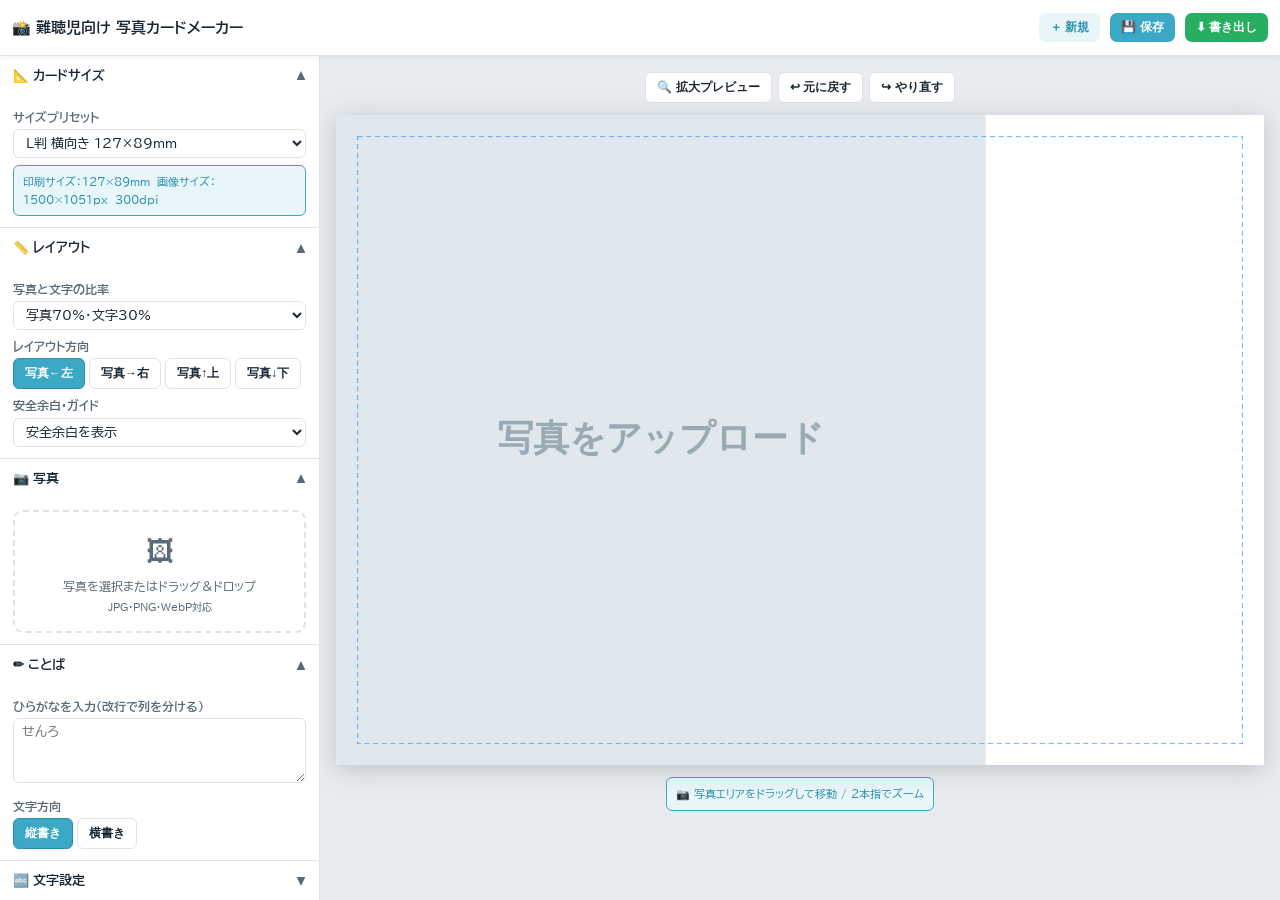
<file: deaf_child_photo_card_maker/deaf-child-photo-card-maker.html>
<!DOCTYPE html>
<html lang="ja">
<head>
<meta charset="UTF-8">
<meta name="viewport" content="width=device-width, initial-scale=1.0">
<title>難聴児向け 写真カードメーカー</title>
<link rel="preconnect" href="https://fonts.googleapis.com">
<link rel="preconnect" href="https://fonts.gstatic.com" crossorigin>
<link href="https://fonts.googleapis.com/css2?family=BIZ+UDPGothic:wght@400;700&family=Noto+Sans+JP:wght@300;400;500;700&family=Noto+Serif+JP:wght@300;400;500;700&family=M+PLUS+Rounded+1c:wght@300;400;500;700&display=swap" rel="stylesheet">
<style>
*,*::before,*::after{box-sizing:border-box;margin:0;padding:0}
:root{
  --accent:#3BA8C5;--accent2:#2E8FAA;--accent-light:#E8F6FA;
  --bg:#F5F8FA;--panel-bg:#fff;--border:#DDE3E8;
  --text:#1A2733;--text-sub:#5A6A75;
  --warn:#E67E22;--error:#C0392B;--success:#27AE60;
}
body{font-family:"BIZ UDPGothic","Noto Sans JP",sans-serif;background:var(--bg);color:var(--text);font-size:14px;line-height:1.6;min-height:100vh;overflow-x:hidden}
/* Header */
#header{background:#fff;border-bottom:1px solid var(--border);padding:0 12px;display:flex;align-items:center;gap:10px;height:56px;position:sticky;top:0;z-index:100;box-shadow:0 1px 6px rgba(0,0,0,.07)}
#header h1{font-size:15px;font-weight:700;color:var(--text);white-space:nowrap}
.header-spacer{flex:1}
.hbtn{display:inline-flex;align-items:center;gap:4px;padding:6px 11px;border-radius:7px;border:none;cursor:pointer;font-size:12px;font-weight:700;white-space:nowrap;transition:all .15s}
.hbtn-new{background:var(--accent-light);color:var(--accent2)}.hbtn-new:hover{background:#c8eaf3}
.hbtn-save{background:var(--accent);color:#fff}.hbtn-save:hover{background:var(--accent2)}
.hbtn-export{background:#27AE60;color:#fff}.hbtn-export:hover{background:#219653}
/* App layout */
#app{display:flex;flex-direction:column;height:calc(100vh - 56px)}
@media(min-width:900px){#app{flex-direction:row}}
/* Panel */
#panel{width:100%;background:var(--panel-bg);border-right:1px solid var(--border);overflow-y:auto;flex-shrink:0}
@media(min-width:900px){#panel{width:320px;height:calc(100vh - 56px);position:sticky;top:56px}}
@media(max-width:899px){#panel{max-height:52vh}}
/* Sections */
.section{border-bottom:1px solid var(--border)}
.section-hd{display:flex;align-items:center;justify-content:space-between;padding:10px 13px;cursor:pointer;user-select:none;font-weight:700;font-size:13px}
.section-hd:hover{background:#f0f4f6}
.arr{font-size:10px;color:var(--text-sub);transition:transform .2s}
.section.open .arr{transform:rotate(180deg)}
.section-body{display:none;padding:11px 13px;gap:7px;flex-direction:column}
.section.open .section-body{display:flex}
/* Form elements */
label{font-size:12px;font-weight:700;color:var(--text-sub);display:block;margin-bottom:2px}
input[type=text],input[type=number],select,textarea{width:100%;border:1px solid var(--border);border-radius:6px;padding:6px 8px;font-size:13px;font-family:inherit;color:var(--text);background:#fff;transition:border .15s}
input:focus,select:focus,textarea:focus{outline:none;border-color:var(--accent)}
textarea{resize:vertical;min-height:65px}
input[type=range]{flex:1;accent-color:var(--accent)}
input[type=color]{width:44px;height:30px;border:1px solid var(--border);border-radius:5px;cursor:pointer;padding:1px}
/* Buttons */
.btn{display:inline-flex;align-items:center;justify-content:center;gap:4px;padding:6px 11px;border-radius:6px;border:1px solid var(--border);cursor:pointer;font-size:12px;font-weight:700;background:#fff;color:var(--text);transition:all .15s;white-space:nowrap}
.btn:hover{background:var(--accent-light);border-color:var(--accent)}
.btn.active{background:var(--accent);color:#fff;border-color:var(--accent2)}
.btn-group{display:flex;gap:4px;flex-wrap:wrap}
/* Drop zones */
.drop-zone{border:2px dashed var(--border);border-radius:10px;padding:16px 12px;text-align:center;cursor:pointer;transition:all .2s;color:var(--text-sub);font-size:12px}
.drop-zone:hover,.drop-zone.drag{border-color:var(--accent);background:var(--accent-light);color:var(--accent2)}
.drop-zone .dz-icon{font-size:28px;margin-bottom:4px}
/* Messages */
.msg{padding:7px 9px;border-radius:6px;font-size:11px;display:none}
.msg.show{display:block}
.msg.warn{background:#FFF3E0;border:1px solid var(--warn);color:#834b00}
.msg.error{background:#FDECEA;border:1px solid var(--error);color:var(--error)}
.msg.info{background:var(--accent-light);border:1px solid var(--accent);color:var(--accent2)}
/* Slider rows */
.sl-row{display:flex;gap:5px;align-items:center}
.sl-row input[type=range]{flex:1}
.sl-row input[type=number]{width:54px;flex-shrink:0}
.sl-note{font-size:10px;color:var(--text-sub);margin-top:1px}
/* Font list */
.font-list{max-height:190px;overflow-y:auto;border:1px solid var(--border);border-radius:6px}
.font-item{display:flex;align-items:center;gap:5px;padding:6px 9px;cursor:pointer;border-bottom:1px solid #f0f0f0;transition:background .1s}
.font-item:hover{background:#f5f8fa}
.font-item.selected{background:var(--accent-light);border-left:3px solid var(--accent)}
.fi-name{font-size:11px;font-weight:700;flex-shrink:0;width:105px;overflow:hidden;white-space:nowrap;text-overflow:ellipsis}
.fi-prev{font-size:13px;flex:1;overflow:hidden;white-space:nowrap;text-overflow:ellipsis}
.fi-badge{font-size:9px;flex-shrink:0;padding:1px 4px;border-radius:3px;background:#f0c040;color:#6b4a00}
.fi-fav{font-size:14px;flex-shrink:0;opacity:.3;cursor:pointer;transition:opacity .15s}
.fi-fav:hover,.fi-fav.on{opacity:1}
.fi-fav.on{color:#f0a500}
.font-cat{padding:4px 9px;font-size:10px;font-weight:700;color:var(--text-sub);background:#f7f7f7;border-bottom:1px solid #eee}
#font-preview-text{padding:8px;background:#f7f7f7;border-radius:6px;font-size:17px;text-align:center;min-height:36px;border:1px solid var(--border);transition:font-family .2s}
/* Preview area */
#preview-area{flex:1;display:flex;flex-direction:column;align-items:center;justify-content:flex-start;padding:16px;background:#E8ECF0;overflow:auto;gap:12px;min-height:300px}
#canvas-wrap{position:relative;box-shadow:0 4px 24px rgba(0,0,0,.18)}
#main-canvas{display:block;border-radius:2px;cursor:default}
.preview-toolbar{display:flex;gap:6px;flex-wrap:wrap;justify-content:center}
/* Illust controls */
.ctrl-grid{display:grid;grid-template-columns:1fr 1fr;gap:4px}
/* Align buttons */
.align-group{display:flex;gap:3px}
.align-group .btn{padding:5px 9px;font-size:12px}
/* Modals */
.modal-overlay{position:fixed;inset:0;background:rgba(0,0,0,.45);z-index:200;display:none;align-items:center;justify-content:center}
.modal-overlay.show{display:flex}
.modal{background:#fff;border-radius:14px;padding:20px;max-width:440px;width:92%;max-height:82vh;overflow-y:auto}
.modal h2{font-size:15px;margin-bottom:12px;font-weight:700}
.modal-footer{display:flex;justify-content:flex-end;gap:7px;margin-top:14px}
.save-item{display:flex;align-items:flex-start;justify-content:space-between;padding:8px 11px;border:1px solid var(--border);border-radius:7px;margin-bottom:6px;gap:6px;flex-wrap:wrap}
.save-item-name{font-weight:700;font-size:13px}
.save-item-date{font-size:10px;color:var(--text-sub)}
::-webkit-scrollbar{width:4px}
::-webkit-scrollbar-thumb{background:#bbb;border-radius:4px}
</style>
</head>
<body>

<header id="header">
  <h1>📸 難聴児向け 写真カードメーカー</h1>
  <div class="header-spacer"></div>
  <button class="hbtn hbtn-new" onclick="confirmNew()">＋ 新規</button>
  <button class="hbtn hbtn-save" onclick="showSaveModal()">💾 保存</button>
  <button class="hbtn hbtn-export" onclick="showExportModal()">⬇ 書き出し</button>
</header>

<div id="app">
<aside id="panel">

<!-- カードサイズ -->
<div class="section open" id="sec-size">
  <div class="section-hd" onclick="toggleSec('sec-size')">📐 カードサイズ <span class="arr">▼</span></div>
  <div class="section-body">
    <div>
      <label>サイズプリセット</label>
      <select id="card-size-sel" onchange="onSizeChange()">
        <option value="l-land">L判 横向き 127×89mm</option>
        <option value="l-port">L判 縦向き 89×127mm</option>
        <option value="4-3">4:3 横向き</option>
        <option value="3-2">3:2 横向き</option>
        <option value="post-land">はがき 横向き 148×100mm</option>
        <option value="a6-land">A6 横向き 148×105mm</option>
        <option value="custom">カスタム</option>
      </select>
    </div>
    <div id="size-info" class="msg info show" style="font-size:11px"></div>
    <div id="custom-size-fields" style="display:none">
      <div style="display:flex;gap:6px">
        <div style="flex:1"><label>横幅px</label><input type="number" id="cw-px" value="1500" min="100" max="4000" oninput="onCustomSize()"></div>
        <div style="flex:1"><label>高さpx</label><input type="number" id="ch-px" value="1051" min="100" max="4000" oninput="onCustomSize()"></div>
      </div>
    </div>
    <div id="guide-unavail-msg" class="msg warn" style="display:none">⚠ このサイズには印刷実寸が設定されていません</div>
  </div>
</div>

<!-- レイアウト -->
<div class="section open" id="sec-layout">
  <div class="section-hd" onclick="toggleSec('sec-layout')">📏 レイアウト <span class="arr">▼</span></div>
  <div class="section-body">
    <div>
      <label>写真と文字の比率</label>
      <select id="ratio-sel" onchange="onRatioChange()">
        <option value="70">写真70%・文字30%</option>
        <option value="75">写真75%・文字25%</option>
        <option value="65">写真65%・文字35%</option>
        <option value="60">写真60%・文字40%</option>
        <option value="custom-r">カスタム</option>
      </select>
    </div>
    <div id="ratio-custom-row" style="display:none">
      <label>写真エリア幅 <span id="ratio-val">70</span>%</label>
      <input type="range" id="ratio-slider" min="40" max="90" value="70" oninput="onRatioSliderInput()" onchange="onRatioSliderChange()">
    </div>
    <div>
      <label>レイアウト方向</label>
      <div class="btn-group">
        <button class="btn active" id="lay-left" onclick="setLayout('left')">写真←左</button>
        <button class="btn" id="lay-right" onclick="setLayout('right')">写真→右</button>
        <button class="btn" id="lay-top" onclick="setLayout('top')">写真↑上</button>
        <button class="btn" id="lay-bottom" onclick="setLayout('bottom')">写真↓下</button>
      </div>
    </div>
    <div>
      <label>安全余白・ガイド</label>
      <select id="guide-sel" onchange="onGuideChange()">
        <option value="safe">安全余白を表示</option>
        <option value="bleed">裁ち落とし範囲を表示</option>
        <option value="both">両方表示</option>
        <option value="none">ガイドを非表示</option>
      </select>
    </div>
  </div>
</div>

<!-- 写真 -->
<div class="section open" id="sec-photo">
  <div class="section-hd" onclick="toggleSec('sec-photo')">📷 写真 <span class="arr">▼</span></div>
  <div class="section-body">
    <div id="photo-drop-zone" class="drop-zone"
         onclick="document.getElementById('photo-input').click()"
         ondragover="onPhotoDragOver(event)" ondragleave="onPhotoDragLeave(event)" ondrop="onPhotoDrop(event)"
         tabindex="0" role="button" aria-label="写真をアップロード"
         onkeydown="if(event.key==='Enter')document.getElementById('photo-input').click()">
      <div class="dz-icon">🖼</div>
      <div>写真を選択またはドラッグ＆ドロップ</div>
      <div style="font-size:10px;margin-top:3px">JPG・PNG・WebP対応</div>
    </div>
    <input type="file" id="photo-input" accept="image/jpeg,image/png,image/webp" style="display:none" onchange="onPhotoFileInput(event)">
    <div class="msg error" id="photo-err"></div>
    <div id="photo-controls" style="display:none">
      <div>
        <label>表示方法 <span style="font-size:10px;font-weight:400;color:var(--text-sub)">（切替で位置・倍率をリセット）</span></label>
        <div class="btn-group">
          <button class="btn active" id="fit-cover" onclick="setFit('cover')">枠いっぱい</button>
          <button class="btn" id="fit-contain" onclick="setFit('contain')">全体表示</button>
        </div>
      </div>
      <div>
        <label>拡大縮小 <span id="zoom-val">100</span>%</label>
        <div class="sl-row"><input type="range" id="zoom-slider" min="10" max="400" value="100" oninput="onZoomInput()" onchange="onZoomChange()"><input type="number" id="zoom-num" min="10" max="400" value="100" oninput="onZoomNumInput()"></div>
      </div>
      <div>
        <label>回転</label>
        <div style="display:flex;gap:5px;align-items:center">
          <button class="btn" onclick="rotatePhoto(-90)">↺ -90°</button>
          <button class="btn" onclick="rotatePhoto(90)">↻ +90°</button>
          <input type="number" id="rot-num" min="-360" max="360" value="0" style="width:64px" oninput="onRotInput()">
        </div>
      </div>
      <div class="ctrl-grid">
        <button class="btn" onclick="flipPhoto('h')">⇆ 左右反転</button>
        <button class="btn" onclick="flipPhoto('v')">⇅ 上下反転</button>
        <button class="btn" onclick="centerPhoto()">⊙ 中央に戻す</button>
        <button class="btn" onclick="resetPhoto()">↺ 編集リセット</button>
      </div>
      <button class="btn" onclick="removePhoto()" style="width:100%;color:var(--error);border-color:var(--error)">✕ 写真を削除</button>
    </div>
  </div>
</div>

<!-- ことば -->
<div class="section open" id="sec-text">
  <div class="section-hd" onclick="toggleSec('sec-text')">✏ ことば <span class="arr">▼</span></div>
  <div class="section-body">
    <div>
      <label>ひらがなを入力（改行で列を分ける）</label>
      <textarea id="word-input" placeholder="せんろ"></textarea>
    </div>
    <div>
      <label>文字方向</label>
      <div class="btn-group">
        <button class="btn active" id="dir-v" onclick="setDir('v')">縦書き</button>
        <button class="btn" id="dir-h" onclick="setDir('h')">横書き</button>
      </div>
    </div>
    <div class="msg warn" id="text-warn"></div>
  </div>
</div>

<!-- 文字設定 -->
<div class="section" id="sec-font">
  <div class="section-hd" onclick="toggleSec('sec-font')">🔤 文字設定 <span class="arr">▼</span></div>
  <div class="section-body">
    <div>
      <label>フォント検索</label>
      <input type="text" id="font-search" placeholder="例：ヒラギノ / Noto / 丸" oninput="buildFontList(this.value)">
    </div>
    <div id="font-list" class="font-list"></div>
    <div id="font-preview-text">あいうえお　せんろ</div>
    <div class="msg info" id="font-fallback-msg">⚠ この端末では代替フォントで表示されています</div>
    <div class="msg warn" id="font-unavail-msg"></div>
    <!-- 文字の太さ スライダー -->
    <div>
      <label>文字の太さ（<span id="fw-label">設定値：700</span>）</label>
      <div class="sl-row" style="align-items:center;gap:8px">
        <span style="font-size:10px;color:var(--text-sub)">細い</span>
        <input type="range" id="fw-slider" min="300" max="700" step="100" value="700" oninput="onFWInput()" onchange="onFWChange()">
        <span style="font-size:10px;color:var(--text-sub)">太い</span>
      </div>
      <div class="sl-note" id="fw-applied-note"></div>
      <div class="msg info" id="fw-no-support-msg" style="font-size:10px">このフォントでは細かな太さ調整に対応していません</div>
    </div>
    <!-- 文字サイズ -->
    <div>
      <label id="fs-label">最大文字サイズ <span id="fs-val">120</span>px</label>
      <div class="sl-row"><input type="range" id="fs-slider" min="20" max="400" value="120" oninput="onFSInput()" onchange="onFSChange()"><input type="number" id="fs-num" value="120" min="20" max="400" oninput="onFSNumInput()"></div>
      <div class="sl-note" id="fs-applied-note"></div>
    </div>
    <!-- 文字間隔 -->
    <div>
      <label>文字間隔 <span id="ls-val">0</span>px</label>
      <div class="sl-row"><input type="range" id="ls-slider" min="-20" max="80" value="0" oninput="onLSInput()" onchange="onLSChange()"><input type="number" id="ls-num" value="0" min="-20" max="80" oninput="onLSNumInput()"></div>
    </div>
    <!-- 列間 -->
    <div>
      <label>縦書き 列間 <span id="cg-val">20</span>px</label>
      <div class="sl-row"><input type="range" id="cg-slider" min="0" max="150" value="20" oninput="onCGInput()" onchange="onCGChange()"><input type="number" id="cg-num" value="20" min="0" max="150" oninput="onCGNumInput()"></div>
    </div>
    <!-- 行間 -->
    <div>
      <label>横書き 行間 <span id="lg-val">20</span>px</label>
      <div class="sl-row"><input type="range" id="lg-slider" min="0" max="150" value="20" oninput="onLGInput()" onchange="onLGChange()"><input type="number" id="lg-num" value="20" min="0" max="150" oninput="onLGNumInput()"></div>
    </div>
    <!-- 色 -->
    <div style="display:flex;gap:14px;align-items:center">
      <div><label>文字色</label><input type="color" id="text-color" value="#000000"></div>
      <div><label>背景色</label><input type="color" id="text-bg-color" value="#ffffff"></div>
    </div>
    <div>
      <label><input type="checkbox" id="auto-size-cb" checked> 自動文字サイズ調整</label>
    </div>
  </div>
</div>

<!-- 文字位置 -->
<div class="section" id="sec-textpos">
  <div class="section-hd" onclick="toggleSec('sec-textpos')">🎯 文字位置・揃え <span class="arr">▼</span></div>
  <div class="section-body">
    <div>
      <label>横方向の揃え</label>
      <div class="align-group btn-group">
        <button class="btn" id="halign-left" onclick="setHAlign('left')">← 左</button>
        <button class="btn active" id="halign-center" onclick="setHAlign('center')">中央</button>
        <button class="btn" id="halign-right" onclick="setHAlign('right')">右 →</button>
      </div>
    </div>
    <div>
      <label>縦方向の揃え</label>
      <div class="align-group btn-group">
        <button class="btn" id="valign-top" onclick="setVAlign('top')">↑ 上</button>
        <button class="btn active" id="valign-middle" onclick="setVAlign('middle')">中央</button>
        <button class="btn" id="valign-bottom" onclick="setVAlign('bottom')">下 ↓</button>
      </div>
    </div>
    <div>
      <label>左右微調整 <span id="tx-val">0</span></label>
      <div class="sl-row"><input type="range" id="tx-slider" min="-100" max="100" value="0" oninput="onTXInput()" onchange="onTXChange()"><input type="number" id="tx-num" value="0" min="-100" max="100" oninput="onTXNumInput()"></div>
    </div>
    <div>
      <label>上下微調整 <span id="ty-val">0</span></label>
      <div class="sl-row"><input type="range" id="ty-slider" min="-100" max="100" value="0" oninput="onTYInput()" onchange="onTYChange()"><input type="number" id="ty-num" value="0" min="-100" max="100" oninput="onTYNumInput()"></div>
    </div>
    <button class="btn" onclick="resetTextPos()" style="width:100%">⊙ 文字位置を中央に戻す</button>
  </div>
</div>

<!-- イラスト -->
<div class="section" id="sec-illust">
  <div class="section-hd" onclick="toggleSec('sec-illust')">🎨 イラスト・アイコン <span class="arr">▼</span></div>
  <div class="section-body">
    <div>
      <label>イラストの種類</label>
      <div class="btn-group">
        <button class="btn active" id="ill-none" onclick="setIllustType('none')">なし</button>
        <button class="btn" id="ill-img" onclick="setIllustType('image')">画像</button>
        <button class="btn" id="ill-emoji" onclick="setIllustType('emoji')">絵文字</button>
      </div>
    </div>
    <!-- 画像 -->
    <div id="illust-img-area" style="display:none">
      <div id="illust-drop-zone" class="drop-zone"
           onclick="document.getElementById('illust-input').click()"
           ondragover="onIllustDragOver(event)" ondragleave="onIllustDragLeave(event)" ondrop="onIllustDrop(event)"
           tabindex="0" role="button" aria-label="イラストをアップロード"
           onkeydown="if(event.key==='Enter')document.getElementById('illust-input').click()">
        <div class="dz-icon">🖼</div>
        <div>イラストを選択またはドラッグ＆ドロップ</div>
        <div style="font-size:10px;margin-top:3px">PNG・JPG・WebP対応／透過PNG推奨</div>
      </div>
      <input type="file" id="illust-input" accept="image/png,image/jpeg,image/webp" style="display:none" onchange="onIllustFileInput(event)">
      <div class="msg error" id="illust-err"></div>
      <div id="illust-replace-btns" style="display:none">
        <div class="ctrl-grid">
          <button class="btn" onclick="document.getElementById('illust-input').click()">🔄 差し替え</button>
          <button class="btn" onclick="removeIllust()" style="color:var(--error)">✕ 削除</button>
        </div>
      </div>
    </div>
    <!-- 絵文字 -->
    <div id="illust-emoji-area" style="display:none">
      <label>絵文字を入力</label>
      <input type="text" id="emoji-input" placeholder="例：🚂" maxlength="4">
    </div>
    <!-- コントロール -->
    <div id="illust-ctrl" style="display:none">
      <div>
        <label><input type="checkbox" id="illust-reserve-cb"> イラスト用スペースを確保（文字エリア下部を空ける）</label>
      </div>
      <div>
        <label>サイズ <span id="ill-size-val">80</span>%</label>
        <div class="sl-row"><input type="range" id="ill-size" min="10" max="200" value="80" oninput="onIllSizeInput()" onchange="onIllSizeChange()"><input type="number" id="ill-size-num" value="80" min="10" max="200" oninput="onIllSizeNumInput()"></div>
      </div>
      <div>
        <label>左右位置 <span id="ill-x-val">50</span>%</label>
        <input type="range" id="ill-x" min="0" max="100" value="50" oninput="onIllPosInput()" onchange="onIllPosChange()">
      </div>
      <div>
        <label>上下位置 <span id="ill-y-val">85</span>%</label>
        <input type="range" id="ill-y" min="0" max="100" value="85" oninput="onIllPosInput()" onchange="onIllPosChange()">
      </div>
      <div>
        <label>回転 <span id="ill-rot-val">0</span>°</label>
        <div class="sl-row"><input type="range" id="ill-rot" min="-180" max="180" value="0" oninput="onIllRotInput()" onchange="onIllRotChange()"><input type="number" id="ill-rot-num" value="0" min="-180" max="180" oninput="onIllRotNumInput()"></div>
      </div>
      <div>
        <label>透明度 <span id="ill-alpha-val">100</span>%</label>
        <input type="range" id="ill-alpha" min="10" max="100" value="100" oninput="onIllAlphaInput()" onchange="onIllAlphaChange()">
      </div>
      <div class="ctrl-grid">
        <button class="btn" onclick="resetIllust()">↺ リセット</button>
        <button class="btn" onclick="removeIllust()" style="color:var(--error)">✕ 削除</button>
      </div>
    </div>
  </div>
</div>

</aside>

<main id="preview-area">
  <div class="preview-toolbar">
    <button class="btn" onclick="toggleFullPreview()">🔍 拡大プレビュー</button>
    <button class="btn" onclick="undo()" id="undo-btn">↩ 元に戻す</button>
    <button class="btn" onclick="redo()" id="redo-btn">↪ やり直す</button>
  </div>
  <div id="canvas-wrap">
    <canvas id="main-canvas"></canvas>
  </div>
  <div class="msg info show" id="drag-hint" style="font-size:11px">📷 写真エリアをドラッグして移動 / 2本指でズーム</div>
</main>
</div>

<!-- Save Modal -->
<div class="modal-overlay" id="save-modal">
  <div class="modal">
    <h2>💾 カードを保存</h2>
    <div><label>保存名</label><input type="text" id="save-name" placeholder="例：せんろカード"></div>
    <div style="margin-top:12px">
      <div style="font-weight:700;font-size:12px;margin-bottom:7px">保存済みカード一覧</div>
      <div id="save-list"></div>
    </div>
    <div class="modal-footer">
      <button class="btn" onclick="closeSaveModal()">キャンセル</button>
      <button class="btn active" onclick="doSave()">保存する</button>
    </div>
  </div>
</div>

<!-- Export Modal -->
<div class="modal-overlay" id="export-modal">
  <div class="modal">
    <h2>⬇ 画像を書き出す</h2>
    <div style="display:flex;flex-direction:column;gap:9px">
      <div>
        <label>形式</label>
        <div class="btn-group">
          <button class="btn active" id="ef-png" onclick="setEF('png')">PNG</button>
          <button class="btn" id="ef-jpeg" onclick="setEF('jpeg')">JPEG</button>
        </div>
      </div>
      <div id="jpeg-q-row" style="display:none">
        <label>JPEG画質</label>
        <select id="jpeg-q"><option value="0.9">90%</option><option value="0.95" selected>95%（推奨）</option><option value="1.0">100%</option></select>
      </div>
      <div id="export-size-info" class="msg info show" style="font-size:11px"></div>
    </div>
    <div class="modal-footer">
      <button class="btn" onclick="closeExportModal()">キャンセル</button>
      <button class="btn active" onclick="doExport()">書き出す</button>
    </div>
  </div>
</div>

<!-- Confirm Modal -->
<div class="modal-overlay" id="confirm-modal">
  <div class="modal">
    <h2 id="confirm-title">確認</h2>
    <p id="confirm-msg" style="font-size:13px;margin:9px 0 16px"></p>
    <div class="modal-footer">
      <button class="btn" onclick="closeConfirm()">キャンセル</button>
      <button class="btn active" id="confirm-ok">OK</button>
    </div>
  </div>
</div>

<script>
'use strict';
// ============================================================
// STATE
// ============================================================
const DEFAULT_STATE = {
  cardW:1500, cardH:1051,
  photoRatio:0.70, layout:'left',
  photoX:0, photoY:0, photoScale:1, photoRot:0,
  photoFlipH:false, photoFlipV:false, photoFit:'cover',
  word:'', dir:'v',
  font:'BIZ UDPゴシック', fwSetting:700,
  fontSize:120, letterSpacing:0, colGap:20, lineGap:20,
  hAlign:'center', vAlign:'middle', txOffset:0, tyOffset:0,
  textColor:'#000000', textBgColor:'#ffffff', autoSize:true,
  illustType:'none', illustImgIsPng:false,
  illSize:80, illX:50, illY:85, illRot:0, illAlpha:100,
  illustReserve:false, illustEmoji:'',
};
const S = Object.assign({}, DEFAULT_STATE, {photoImg:null, illustImg:null});

let previewScale=1;
let isDragging=false, dragTarget='none';
let dragStartX=0, dragStartY=0, photoStartX=0, photoStartY=0;
let illStartX=50, illStartY=85;
let touchLastDist=null, touchLastPhotoScale=1;
let canvas, ctx;
let wordInputTimer=null;
let appliedFontSize=120; // 実際に描画したサイズ

// ============================================================
// UNDO
// ============================================================
const UNDO_MAX=30;
let undoStack=[], redoStack=[];
function snapShot(){
  const snap=JSON.parse(JSON.stringify({...S,photoImg:null,illustImg:null}));
  snap.hasPhoto=!!S.photoImg; snap.hasIllust=!!S.illustImg;
  undoStack.push(snap);
  if(undoStack.length>UNDO_MAX) undoStack.shift();
  redoStack=[];
  updateUndoUI();
}
function undo(){
  if(undoStack.length<2)return;
  const cur=undoStack.pop(); redoStack.push(cur);
  applySnap(undoStack[undoStack.length-1]); updateUndoUI();
}
function redo(){
  if(!redoStack.length)return;
  const next=redoStack.pop(); undoStack.push(next);
  applySnap(next); updateUndoUI();
}
function applySnap(snap){
  const kp=S.photoImg, ki=S.illustImg;
  Object.assign(S,snap);
  S.photoImg=(snap.hasPhoto&&kp)?kp:null;
  S.illustImg=(snap.hasIllust&&ki)?ki:null;
  syncUI(); drawCard();
}
function updateUndoUI(){
  document.getElementById('undo-btn').disabled=undoStack.length<2;
  document.getElementById('redo-btn').disabled=!redoStack.length;
}

// ============================================================
// FONTS
// ============================================================
const FONT_DEFS=[
  {cat:'読みやすさ重視', items:[
    {name:'BIZ UDPゴシック', primary:'BIZ UDPGothic',
     css:'"BIZ UDPGothic","Yu Gothic","Meiryo","Noto Sans JP",sans-serif',
     weights:[400,700]},
    {name:'Noto Sans JP', primary:'Noto Sans JP',
     css:'"Noto Sans JP","BIZ UDPGothic","Yu Gothic",sans-serif',
     weights:[300,400,500,700]},
    {name:'UDデジタル教科書体', primary:'UD Digi Kyokasho NK-R',
     css:'"UD Digi Kyokasho NK-R","UD Digi Kyokasho N-R","Yu Gothic","Meiryo",sans-serif',
     weights:null}, // 端末依存
  ]},
  {cat:'ヒラギノ系', items:[
    {name:'ヒラギノ角ゴシック', primary:'Hiragino Kaku Gothic ProN',
     css:'"Hiragino Kaku Gothic ProN","Hiragino Sans","BIZ UDPGothic",sans-serif',
     weights:null},
    {name:'ヒラギノ丸ゴ', primary:'Hiragino Maru Gothic ProN',
     css:'"Hiragino Maru Gothic ProN","Hiragino Maru Gothic Pro","BIZ UDPGothic",sans-serif',
     weights:null},
    {name:'ヒラギノ明朝', primary:'Hiragino Mincho ProN',
     css:'"Hiragino Mincho ProN","Hiragino Mincho Pro","Noto Serif JP",serif',
     weights:null},
  ]},
  {cat:'丸みのあるフォント', items:[
    {name:'M PLUS Rounded 1c', primary:'M PLUS Rounded 1c',
     css:'"M PLUS Rounded 1c","BIZ UDPGothic",sans-serif',
     weights:[300,400,500,700]},
  ]},
  {cat:'明朝体', items:[
    {name:'Noto Serif JP', primary:'Noto Serif JP',
     css:'"Noto Serif JP","Yu Mincho","Hiragino Mincho ProN",serif',
     weights:[300,400,500,700]},
  ]},
];
const FAV_CATS=[{cat:'★ お気に入り',items:[]},{cat:'🕐 最近使用',items:[]}];
const ALL_CATS=[...FAV_CATS,...FONT_DEFS];
let favFonts=JSON.parse(localStorage.getItem('pcm-favfonts')||'[]');
let recentFonts=JSON.parse(localStorage.getItem('pcm-recentfonts')||'[]');
const fontAvailCache={};

function allFontItems(){return FONT_DEFS.flatMap(c=>c.items);}
function findFont(name){return allFontItems().find(f=>f.name===name)||null;}
function currentFontDef(){return findFont(S.font)||FONT_DEFS[0].items[0];}
function currentFontCSS(){return currentFontDef().css;}

// フォント利用可能チェック（非同期、キャッシュ付き）
async function checkFontAvailAsync(primary){
  if(!primary) return true;
  if(fontAvailCache[primary]!==undefined) return fontAvailCache[primary];
  const testStr='あいうえお';
  // まずsync check
  let result=document.fonts.check(`12px "${primary}"`, testStr);
  if(!result){
    // load試行（タイムアウト1秒）
    try{
      await Promise.race([
        document.fonts.load(`400 24px "${primary}"`, testStr),
        new Promise((_,rej)=>setTimeout(()=>rej(new Error('timeout')),1000))
      ]);
      result=document.fonts.check(`12px "${primary}"`, testStr);
    }catch{result=false;}
  }
  fontAvailCache[primary]=result;
  return result;
}

// フォントウェイト解決
function getAppliedFontWeight(){
  const def=currentFontDef();
  const sw=S.fwSetting;
  if(!def.weights){
    // 端末依存: そのまま渡す
    return sw;
  }
  // 対応ウェイトから最近傍を選択
  let best=def.weights[0];
  let bestDist=Math.abs(sw-best);
  for(const w of def.weights){
    const d=Math.abs(sw-w);
    if(d<bestDist){bestDist=d;best=w;}
  }
  return best;
}

function buildFontList(filter=''){
  FAV_CATS[0].items=favFonts.map(n=>allFontItems().find(f=>f.name===n)).filter(Boolean);
  FAV_CATS[1].items=recentFonts.slice(0,5).map(n=>allFontItems().find(f=>f.name===n)).filter(Boolean);
  const lc=filter.toLowerCase();
  const ul=document.getElementById('font-list');
  ul.innerHTML='';
  for(const cat of ALL_CATS){
    const filtered=cat.items.filter(f=>!filter||f.name.toLowerCase().includes(lc));
    if(!filtered.length) continue;
    const catDiv=document.createElement('div');catDiv.className='font-cat';catDiv.textContent=cat.cat;
    ul.appendChild(catDiv);
    for(const f of filtered){
      const isAvail=fontAvailCache[f.primary];
      const isFav=favFonts.includes(f.name);
      const d=document.createElement('div');
      d.className='font-item'+(f.name===S.font?' selected':'');
      d.innerHTML=`<span class="fi-name">${f.name}</span>`+
        `<span class="fi-prev" style="font-family:${f.css}">あいうえお せんろ</span>`+
        (isAvail===false?`<span class="fi-badge">代替</span>`:'')+
        `<span class="fi-fav${isFav?' on':''}" title="お気に入り">★</span>`;
      d.addEventListener('click',(e)=>{if(e.target.classList.contains('fi-fav'))return;selectFont(f.name);});
      d.querySelector('.fi-fav').addEventListener('click',()=>toggleFav(f.name));
      ul.appendChild(d);
    }
  }
}

async function selectFont(name){
  snapShot();
  S.font=name;
  if(!recentFonts.includes(name)){recentFonts.unshift(name);recentFonts=recentFonts.slice(0,5);}
  else{recentFonts=recentFonts.filter(n=>n!==name);recentFonts.unshift(name);}
  localStorage.setItem('pcm-recentfonts',JSON.stringify(recentFonts));
  localStorage.setItem('pcm-lastfont',name);
  await applyFontChange();
}
async function applyFontChange(){
  const def=currentFontDef();
  const css=def.css;
  document.getElementById('font-preview-text').style.fontFamily=css;
  // 利用可能チェック
  const avail=await checkFontAvailAsync(def.primary);
  const fbMsg=document.getElementById('font-fallback-msg');
  const unavailMsg=document.getElementById('font-unavail-msg');
  if(def.primary===null||avail){
    fbMsg.style.display='none'; unavailMsg.style.display='none';
  } else {
    fbMsg.style.display='block';
    unavailMsg.textContent=`⚠ 「${S.font}」はこの端末では利用できません。代替フォントで表示されます。`;
    unavailMsg.style.display='block';
  }
  // ウェイト対応表示
  updateFWUI();
  // ウェブフォントロード（タイムアウト3秒）
  if(def.primary){
    const aw=getAppliedFontWeight();
    try{
      await Promise.race([
        document.fonts.load(`${aw} 48px "${def.primary}"`, 'あいうえお'),
        new Promise(r=>setTimeout(r,3000))
      ]);
    }catch{}
  }
  buildFontList(document.getElementById('font-search').value);
  drawCard();
}
function toggleFav(name){
  if(favFonts.includes(name)) favFonts=favFonts.filter(n=>n!==name);
  else favFonts.push(name);
  localStorage.setItem('pcm-favfonts',JSON.stringify(favFonts));
  buildFontList(document.getElementById('font-search').value);
}
function updateFWUI(){
  const def=currentFontDef();
  const sw=S.fwSetting;
  const aw=getAppliedFontWeight();
  document.getElementById('fw-label').textContent=`設定値：${sw}`;
  const noteEl=document.getElementById('fw-applied-note');
  noteEl.textContent=aw!==sw?`実際の適用：${aw}`:`適用：${aw}`;
  const noSupport=document.getElementById('fw-no-support-msg');
  // weights===null (端末依存) or only 1 weight
  const noVar=!def.weights||def.weights.length<=1;
  noSupport.style.display=noVar?'block':'none';
  // font-preview-text weight
  document.getElementById('font-preview-text').style.fontWeight=aw;
}

// ============================================================
// CARD SIZES
// ============================================================
const SIZES={
  'l-land':{w:1500,h:1051,label:'L判 横向き',printW:127,printH:89,dpi:300,hasPrint:true},
  'l-port':{w:1051,h:1500,label:'L判 縦向き',printW:89,printH:127,dpi:300,hasPrint:true},
  '4-3':{w:1600,h:1200,label:'4:3 横向き',hasPrint:false},
  '3-2':{w:1800,h:1200,label:'3:2 横向き',hasPrint:false},
  'post-land':{w:1748,h:1181,label:'はがき 横向き',printW:148,printH:100,dpi:300,hasPrint:true},
  'a6-land':{w:1748,h:1240,label:'A6 横向き',printW:148,printH:105,dpi:300,hasPrint:true},
  'custom':{w:1500,h:1051,label:'カスタム',hasPrint:false},
};
function currentSizeDef(){return SIZES[document.getElementById('card-size-sel').value]||SIZES['l-land'];}
function getSafeMargins(){
  const sz=currentSizeDef();
  if(!sz.hasPrint) return null;
  const safeX=Math.round(S.cardW*(3/sz.printW));
  const safeY=Math.round(S.cardH*(3/sz.printH));
  const bleedX=Math.round(S.cardW*(1.5/sz.printW));
  const bleedY=Math.round(S.cardH*(1.5/sz.printH));
  return{safeX,safeY,bleedX,bleedY};
}
function onSizeChange(){
  const v=document.getElementById('card-size-sel').value;
  const sz=SIZES[v];
  const isCustom=v==='custom';
  document.getElementById('custom-size-fields').style.display=isCustom?'':'none';
  if(!isCustom){S.cardW=sz.w;S.cardH=sz.h;}
  const hasPrint=sz.hasPrint;
  const guideMsg=document.getElementById('guide-unavail-msg');
  guideMsg.style.display=hasPrint?'none':'block';
  document.getElementById('guide-sel').disabled=!hasPrint;
  updateSizeInfo(); resizeCanvas(); drawCard();
}
function onGuideChange(){drawCard();}
function onCustomSize(){
  S.cardW=parseInt(document.getElementById('cw-px').value)||1500;
  S.cardH=parseInt(document.getElementById('ch-px').value)||1051;
  updateSizeInfo();resizeCanvas();drawCard();
}
function updateSizeInfo(){
  const sz=currentSizeDef();
  let txt=`画像サイズ：${S.cardW}×${S.cardH}px`;
  if(sz.hasPrint) txt=`印刷サイズ：${sz.printW}×${sz.printH}mm　${txt}　${sz.dpi}dpi`;
  document.getElementById('size-info').textContent=txt;
  document.getElementById('export-size-info').textContent=txt;
}

// ============================================================
// CANVAS
// ============================================================
function initCanvas(){
  canvas=document.getElementById('main-canvas');
  ctx=canvas.getContext('2d');
  canvas.addEventListener('mousedown',onCanvasDown);
  canvas.addEventListener('mousemove',onCanvasMove);
  canvas.addEventListener('mouseup',onCanvasUp);
  canvas.addEventListener('mouseleave',onCanvasUp);
  canvas.addEventListener('touchstart',onTouchStart,{passive:false});
  canvas.addEventListener('touchmove',onTouchMove,{passive:false});
  canvas.addEventListener('touchend',onTouchEnd);
}
function resizeCanvas(){
  const pa=document.getElementById('preview-area');
  const avail=Math.max(200,pa.clientWidth-32);
  previewScale=Math.min(1,avail/S.cardW,(window.innerHeight-180)/S.cardH);
  canvas.width=S.cardW; canvas.height=S.cardH;
  canvas.style.width=Math.round(S.cardW*previewScale)+'px';
  canvas.style.height=Math.round(S.cardH*previewScale)+'px';
  document.getElementById('canvas-wrap').style.width=canvas.style.width;
}
function photoArea(){
  const r=S.photoRatio;
  if(S.layout==='left')   return{x:0,y:0,w:Math.round(S.cardW*r),h:S.cardH};
  if(S.layout==='right')  return{x:Math.round(S.cardW*(1-r)),y:0,w:Math.round(S.cardW*r),h:S.cardH};
  if(S.layout==='top')    return{x:0,y:0,w:S.cardW,h:Math.round(S.cardH*r)};
  return{x:0,y:Math.round(S.cardH*(1-r)),w:S.cardW,h:Math.round(S.cardH*r)};
}
function textArea(){
  const pa=photoArea();
  if(S.layout==='left')   return{x:pa.w,y:0,w:S.cardW-pa.w,h:S.cardH};
  if(S.layout==='right')  return{x:0,y:0,w:S.cardW-pa.w,h:S.cardH};
  if(S.layout==='top')    return{x:0,y:pa.h,w:S.cardW,h:S.cardH-pa.h};
  return{x:0,y:0,w:S.cardW,h:S.cardH-pa.h};
}

// ============================================================
// DRAW
// ============================================================
function drawCard(targetCtx, skipGuides){
  const c=targetCtx||ctx;
  if(!c)return;
  c.clearRect(0,0,S.cardW,S.cardH);
  c.fillStyle='#ffffff';
  c.fillRect(0,0,S.cardW,S.cardH);
  const pa=photoArea(),ta=textArea();
  // Photo
  c.save();c.beginPath();c.rect(pa.x,pa.y,pa.w,pa.h);c.clip();
  if(S.photoImg) drawPhoto(c,pa);
  else{c.fillStyle='#e0e8ee';c.fillRect(pa.x,pa.y,pa.w,pa.h);c.fillStyle='#9aaab5';c.font='bold '+Math.round(pa.w*.055)+'px sans-serif';c.textAlign='center';c.textBaseline='middle';c.fillText('写真をアップロード',pa.x+pa.w/2,pa.y+pa.h/2);}
  c.restore();
  // Text bg
  c.fillStyle=S.textBgColor;c.fillRect(ta.x,ta.y,ta.w,ta.h);
  // Text (clipped)
  c.save();c.beginPath();c.rect(ta.x,ta.y,ta.w,ta.h);c.clip();
  drawText(c,ta);
  c.restore();
  // Illust (clipped)
  c.save();c.beginPath();c.rect(ta.x,ta.y,ta.w,ta.h);c.clip();
  drawIllust(c,ta);
  c.restore();
  // Guides
  if(!skipGuides) drawGuides(c);
}

function drawPhoto(c,pa){
  const img=S.photoImg;
  c.save();
  c.translate(pa.x+pa.w/2+S.photoX,pa.y+pa.h/2+S.photoY);
  const rotRad=S.photoRot*Math.PI/180;
  const sw=img.naturalWidth,sh=img.naturalHeight;
  const cosA=Math.abs(Math.cos(rotRad)),sinA=Math.abs(Math.sin(rotRad));
  const rotW=sw*cosA+sh*sinA,rotH=sw*sinA+sh*cosA;
  const baseSc=S.photoFit==='cover'?Math.max(pa.w/rotW,pa.h/rotH):Math.min(pa.w/rotW,pa.h/rotH);
  const sc=S.photoScale*baseSc;
  c.rotate(rotRad);
  if(S.photoFlipH)c.scale(-1,1);
  if(S.photoFlipV)c.scale(1,-1);
  c.drawImage(img,-sw*sc/2,-sh*sc/2,sw*sc,sh*sc);
  c.restore();
}

// ============================================================
// TEXT DRAW
// ============================================================
const MIN_FONT_SIZE_INTERNAL=18;

function measureLineW(c,chars,ls){
  let w=0;
  chars.forEach((ch,i)=>{w+=c.measureText(ch).width;if(i<chars.length-1)w+=ls;});
  return w;
}

function drawText(c,ta){
  const word=S.word;
  if(!word.trim())return;
  const fontCSS=currentFontCSS();
  const aw=getAppliedFontWeight();
  const ls=S.letterSpacing;
  const autoSize=S.autoSize;
  const reserveIll=S.illustType!=='none'&&S.illustReserve;
  const padding=Math.min(ta.w,ta.h)*0.05;
  const illReserveH=reserveIll?ta.h*(1-S.illY/100+0.13):0;
  const availW=ta.w-padding*2;
  const availH=ta.h-padding*2-illReserveH;
  if(availW<=0||availH<=0)return;
  const lines=word.split('\n');
  let fontSize=S.fontSize;

  if(S.dir==='v'){
    const numCols=lines.length||1;
    if(autoSize){
      let lo=MIN_FONT_SIZE_INTERNAL,hi=S.fontSize,best=MIN_FONT_SIZE_INTERNAL;
      for(let i=0;i<20;i++){
        const mid=Math.floor((lo+hi)/2);
        const blkW=numCols*mid+(numCols-1)*S.colGap;
        let maxColH=0;
        for(const l of lines){
          const ch=[...l];
          const h=ch.length>0?ch.length*(mid+ls)-ls:0;
          if(h>maxColH)maxColH=h;
        }
        if(blkW<=availW&&maxColH<=availH){best=mid;lo=mid+1;}else hi=mid-1;
      }
      if(best<MIN_FONT_SIZE_INTERNAL){
        showTextWarn('⚠ 文字が小さくなりすぎます。改行を追加するか、文字エリアを広げてください');
      } else clearTextWarn();
      fontSize=best;
    }
    appliedFontSize=fontSize;
    updateFSNote();
    const fontStr=`${aw} ${fontSize}px ${fontCSS}`;
    c.font=fontStr;c.fillStyle=S.textColor;c.textAlign='center';c.textBaseline='top';
    const blkW=numCols*fontSize+(numCols-1)*S.colGap;
    let maxColH=0;
    for(const l of lines){const ch=[...l];const h=ch.length>0?ch.length*(fontSize+ls)-ls:0;if(h>maxColH)maxColH=h;}
    // 揃え
    let baseX=ta.x+padding,baseY=ta.y+padding;
    if(S.hAlign==='center') baseX=ta.x+(ta.w-blkW)/2;
    else if(S.hAlign==='right') baseX=ta.x+ta.w-padding-blkW;
    if(S.vAlign==='middle') baseY=ta.y+(availH+padding*2-maxColH)/2;
    else if(S.vAlign==='bottom') baseY=ta.y+ta.h-padding-illReserveH-maxColH;
    // オフセット (相対値 -100~100 → 文字エリアの割合)
    baseX+=S.txOffset/100*availW;
    baseY+=S.tyOffset/100*availH;
    // 列：右から左
    for(let ci=0;ci<numCols;ci++){
      const colFromRight=numCols-1-ci;
      const cx=baseX+colFromRight*(fontSize+S.colGap)+fontSize/2;
      const chars=[...lines[ci]];
      chars.forEach((ch,j)=>{c.fillText(ch,cx,baseY+j*(fontSize+ls));});
    }
  } else {
    // 横書き
    if(autoSize){
      let lo=MIN_FONT_SIZE_INTERNAL,hi=S.fontSize,best=MIN_FONT_SIZE_INTERNAL;
      for(let i=0;i<20;i++){
        const mid=Math.floor((lo+hi)/2);
        c.font=`${aw} ${mid}px ${fontCSS}`;
        let maxW=0;
        for(const l of lines){const w=measureLineW(c,[...l],ls);if(w>maxW)maxW=w;}
        const totalH=lines.length*mid+(lines.length-1)*S.lineGap;
        if(maxW<=availW&&totalH<=availH){best=mid;lo=mid+1;}else hi=mid-1;
      }
      if(best<MIN_FONT_SIZE_INTERNAL){
        showTextWarn('⚠ 文字が小さくなりすぎます。改行を追加するか、文字エリアを広げてください');
      } else clearTextWarn();
      fontSize=best;
    }
    appliedFontSize=fontSize;
    updateFSNote();
    c.font=`${aw} ${fontSize}px ${fontCSS}`;
    c.fillStyle=S.textColor;c.textBaseline='top';
    const totalH=lines.length*fontSize+(lines.length-1)*S.lineGap;
    let maxLineW=0;
    for(const l of lines){const w=measureLineW(c,[...l],ls);if(w>maxLineW)maxLineW=w;}
    let baseX=ta.x+padding,baseY=ta.y+padding;
    if(S.hAlign==='center') baseX=ta.x+(ta.w-maxLineW)/2;
    else if(S.hAlign==='right') baseX=ta.x+ta.w-padding-maxLineW;
    if(S.vAlign==='middle') baseY=ta.y+(availH+padding*2-totalH)/2;
    else if(S.vAlign==='bottom') baseY=ta.y+ta.h-padding-illReserveH-totalH;
    baseX+=S.txOffset/100*availW;
    baseY+=S.tyOffset/100*availH;
    for(let i=0;i<lines.length;i++){
      const chars=[...lines[i]];
      const lw=measureLineW(c,chars,ls);
      let lx=baseX;
      if(S.hAlign==='center') lx=baseX+(maxLineW-lw)/2;
      else if(S.hAlign==='right') lx=baseX+(maxLineW-lw);
      const ly=baseY+i*(fontSize+S.lineGap);
      let drawX=lx;
      chars.forEach((ch,j)=>{const cw=c.measureText(ch).width;c.fillText(ch,drawX,ly);drawX+=cw+ls;});
    }
  }
}
function updateFSNote(){
  const note=document.getElementById('fs-applied-note');
  const label=document.getElementById('fs-label');
  if(S.autoSize){
    label.firstChild.textContent='最大文字サイズ ';
    note.textContent=appliedFontSize!==S.fontSize?`現在の適用サイズ：${appliedFontSize}px`:'';
  } else {
    label.firstChild.textContent='文字サイズ ';
    note.textContent='';
  }
}
function showTextWarn(msg){const e=document.getElementById('text-warn');e.textContent=msg;e.classList.add('show');}
function clearTextWarn(){document.getElementById('text-warn').classList.remove('show');}

// ============================================================
// ILLUST DRAW
// ============================================================
function drawIllust(c,ta){
  if(S.illustType==='none')return;
  const alpha=S.illAlpha/100;
  const maxIllW=ta.w*0.8,maxIllH=ta.h*0.4;
  const illW=maxIllW*S.illSize/100,illH=maxIllH*S.illSize/100;
  const ix=ta.x+ta.w*(S.illX/100);
  const iy=ta.y+ta.h*(S.illY/100);
  c.save();c.globalAlpha=alpha;
  if(S.illustType==='image'&&S.illustImg){
    const img=S.illustImg;
    const sc=Math.min(illW/img.naturalWidth,illH/img.naturalHeight);
    const dw=img.naturalWidth*sc,dh=img.naturalHeight*sc;
    c.translate(ix,iy);
    if(S.illRot){c.rotate(S.illRot*Math.PI/180);}
    c.drawImage(img,-dw/2,-dh/2,dw,dh);
  } else if(S.illustType==='emoji'&&S.illustEmoji){
    const fs=Math.min(illW,illH);
    c.font=`${fs}px serif`;c.textAlign='center';c.textBaseline='middle';
    c.translate(ix,iy);
    if(S.illRot)c.rotate(S.illRot*Math.PI/180);
    try{c.fillText(S.illustEmoji,0,0);}catch{}
  }
  c.restore();
}

// ============================================================
// GUIDES
// ============================================================
function drawGuides(c){
  const sz=currentSizeDef();
  if(!sz.hasPrint)return;
  const guide=document.getElementById('guide-sel').value;
  if(guide==='none')return;
  const m=getSafeMargins();
  c.save();c.setLineDash([8,6]);
  if(guide==='safe'||guide==='both'){
    c.strokeStyle='rgba(60,160,255,0.7)';c.lineWidth=2;
    c.strokeRect(m.safeX,m.safeY,S.cardW-m.safeX*2,S.cardH-m.safeY*2);
  }
  if(guide==='bleed'||guide==='both'){
    c.strokeStyle='rgba(255,100,60,0.7)';c.lineWidth=2;
    c.strokeRect(m.bleedX,m.bleedY,S.cardW-m.bleedX*2,S.cardH-m.bleedY*2);
  }
  c.restore();
}

// ============================================================
// PHOTO INTERACTION
// ============================================================
function getIllustRect(ta){
  if(S.illustType==='none'||(!S.illustImg&&!S.illustEmoji))return null;
  const maxIllW=ta.w*0.8,maxIllH=ta.h*0.4;
  const illW=maxIllW*S.illSize/100,illH=maxIllH*S.illSize/100;
  const ix=ta.x+ta.w*(S.illX/100);
  const iy=ta.y+ta.h*(S.illY/100);
  return{x:ix-illW/2,y:iy-illH/2,w:illW,h:illH};
}
function canvasCoord(e){
  const rect=canvas.getBoundingClientRect();
  return{x:(e.clientX-rect.left)/previewScale,y:(e.clientY-rect.top)/previewScale};
}
function inRect(x,y,r){return r&&x>=r.x&&x<=r.x+r.w&&y>=r.y&&y<=r.y+r.h;}
function onCanvasDown(e){
  const{x,y}=canvasCoord(e);
  const ta=textArea();
  const ir=getIllustRect(ta);
  // イラストドラッグ判定
  if(ir&&inRect(x,y,ir)&&S.illustType!=='none'){
    isDragging=true;dragTarget='illust';
    dragStartX=x;dragStartY=y;
    illStartX=S.illX;illStartY=S.illY;
    canvas.style.cursor='grabbing';
    return;
  }
  // 写真ドラッグ
  const pa=photoArea();
  if(S.photoImg&&inRect(x,y,{x:pa.x,y:pa.y,w:pa.w,h:pa.h})){
    isDragging=true;dragTarget='photo';
    dragStartX=x;dragStartY=y;
    photoStartX=S.photoX;photoStartY=S.photoY;
    canvas.style.cursor='grabbing';
  }
}
function onCanvasMove(e){
  if(!isDragging)return;
  const{x,y}=canvasCoord(e);
  if(dragTarget==='photo'){
    S.photoX=photoStartX+(x-dragStartX);S.photoY=photoStartY+(y-dragStartY);drawCard();
  } else if(dragTarget==='illust'){
    const ta=textArea();
    const dx=(x-dragStartX)/ta.w*100;
    const dy=(y-dragStartY)/ta.h*100;
    S.illX=Math.max(0,Math.min(100,illStartX+dx));
    S.illY=Math.max(0,Math.min(100,illStartY+dy));
    syncIllUI();drawCard();
  }
}
function onCanvasUp(){
  if(isDragging){isDragging=false;dragTarget='none';snapShot();canvas.style.cursor='default';}
}
function getTouchDist(t){const dx=t[0].clientX-t[1].clientX,dy=t[0].clientY-t[1].clientY;return Math.sqrt(dx*dx+dy*dy);}
function onTouchStart(e){
  if(e.touches.length===1){
    const t=e.touches[0];const rect=canvas.getBoundingClientRect();
    const x=(t.clientX-rect.left)/previewScale,y=(t.clientY-rect.top)/previewScale;
    const ta=textArea();const ir=getIllustRect(ta);
    if(ir&&inRect(x,y,ir)&&S.illustType!=='none'){
      e.preventDefault();isDragging=true;dragTarget='illust';
      dragStartX=x;dragStartY=y;illStartX=S.illX;illStartY=S.illY;return;
    }
    const pa=photoArea();
    if(S.photoImg&&inRect(x,y,{x:pa.x,y:pa.y,w:pa.w,h:pa.h})){
      e.preventDefault();isDragging=true;dragTarget='photo';
      dragStartX=x;dragStartY=y;photoStartX=S.photoX;photoStartY=S.photoY;
    }
  } else if(e.touches.length===2){
    e.preventDefault();touchLastDist=getTouchDist(e.touches);touchLastPhotoScale=S.photoScale;
  }
}
function onTouchMove(e){
  if(e.touches.length===1&&isDragging){
    e.preventDefault();
    const t=e.touches[0];const rect=canvas.getBoundingClientRect();
    const x=(t.clientX-rect.left)/previewScale,y=(t.clientY-rect.top)/previewScale;
    if(dragTarget==='photo'){S.photoX=photoStartX+(x-dragStartX);S.photoY=photoStartY+(y-dragStartY);drawCard();}
    else if(dragTarget==='illust'){
      const ta=textArea();
      S.illX=Math.max(0,Math.min(100,illStartX+(x-dragStartX)/ta.w*100));
      S.illY=Math.max(0,Math.min(100,illStartY+(y-dragStartY)/ta.h*100));
      syncIllUI();drawCard();
    }
  } else if(e.touches.length===2&&touchLastDist){
    e.preventDefault();
    const d=getTouchDist(e.touches);
    S.photoScale=Math.max(0.1,Math.min(4,touchLastPhotoScale*(d/touchLastDist)));
    syncZoomUI();drawCard();
  }
}
function onTouchEnd(){if(isDragging){isDragging=false;dragTarget='none';snapShot();}touchLastDist=null;}

// ============================================================
// PHOTO CONTROLS
// ============================================================
function onPhotoDragOver(e){e.preventDefault();document.getElementById('photo-drop-zone').classList.add('drag');}
function onPhotoDragLeave(){document.getElementById('photo-drop-zone').classList.remove('drag');}
function onPhotoDrop(e){
  e.preventDefault();document.getElementById('photo-drop-zone').classList.remove('drag');
  const f=e.dataTransfer.files[0];if(f)loadPhotoFile(f);
}
function onPhotoFileInput(e){const f=e.target.files[0];if(f)loadPhotoFile(f);e.target.value='';}
function loadPhotoFile(file){
  const ok=['image/jpeg','image/png','image/webp'];
  if(!ok.includes(file.type)){showErr('photo-err','この画像形式は読み込めません。JPGまたはPNGに変換してください');return;}
  const url=URL.createObjectURL(file);
  const img=new Image();
  img.onload=()=>{URL.revokeObjectURL(url);S.photoImg=img;S.photoX=0;S.photoY=0;S.photoScale=1;S.photoRot=0;S.photoFlipH=false;S.photoFlipV=false;
    document.getElementById('photo-drop-zone').style.display='none';
    document.getElementById('photo-controls').style.display='';
    syncPhotoUI();snapShot();drawCard();showErr('photo-err','');};
  img.onerror=()=>showErr('photo-err','画像の読み込みに失敗しました');img.src=url;
}
function removePhoto(){
  S.photoImg=null;
  document.getElementById('photo-drop-zone').style.display='';
  document.getElementById('photo-controls').style.display='none';
  snapShot();drawCard();
}
function resetPhoto(){S.photoX=0;S.photoY=0;S.photoScale=1;S.photoRot=0;S.photoFlipH=false;S.photoFlipV=false;syncPhotoUI();snapShot();drawCard();}
function centerPhoto(){S.photoX=0;S.photoY=0;syncPhotoUI();snapShot();drawCard();}
function rotatePhoto(deg){S.photoRot=(S.photoRot+deg)%360;syncPhotoUI();snapShot();drawCard();}
function flipPhoto(a){if(a==='h')S.photoFlipH=!S.photoFlipH;else S.photoFlipV=!S.photoFlipV;snapShot();drawCard();}
function setFit(f){
  S.photoFit=f;S.photoX=0;S.photoY=0;S.photoScale=1;
  document.getElementById('fit-cover').classList.toggle('active',f==='cover');
  document.getElementById('fit-contain').classList.toggle('active',f==='contain');
  syncPhotoUI();drawCard();
}
function onZoomInput(){S.photoScale=parseInt(document.getElementById('zoom-slider').value)/100;syncZoomUI();drawCard();}
function onZoomChange(){snapShot();}
function onZoomNumInput(){S.photoScale=Math.max(0.1,Math.min(4,(parseInt(document.getElementById('zoom-num').value)||100)/100));syncZoomUI();drawCard();snapShot();}
function syncZoomUI(){const v=Math.round(S.photoScale*100);document.getElementById('zoom-slider').value=v;document.getElementById('zoom-num').value=v;document.getElementById('zoom-val').textContent=v;}
function onRotInput(){S.photoRot=parseInt(document.getElementById('rot-num').value)||0;drawCard();snapShot();}
function syncPhotoUI(){syncZoomUI();document.getElementById('rot-num').value=S.photoRot;}

// ============================================================
// WORD INPUT
// ============================================================
function initWordInput(){
  const el=document.getElementById('word-input');
  el.addEventListener('input',()=>{
    S.word=el.value;drawCard();
    clearTimeout(wordInputTimer);
    wordInputTimer=setTimeout(()=>snapShot(),400);
  });
}

// ============================================================
// TEXT / FONT SETTINGS
// ============================================================
function setDir(d){
  S.dir=d;
  document.getElementById('dir-v').classList.toggle('active',d==='v');
  document.getElementById('dir-h').classList.toggle('active',d==='h');
  snapShot();drawCard();
}
// FW slider
function onFWInput(){
  S.fwSetting=parseInt(document.getElementById('fw-slider').value);
  updateFWUI();drawCard();
}
function onFWChange(){snapShot();}
// FS slider
function onFSInput(){
  S.fontSize=parseInt(document.getElementById('fs-slider').value);
  document.getElementById('fs-num').value=S.fontSize;
  document.getElementById('fs-val').textContent=S.fontSize;
  drawCard();
}
function onFSChange(){snapShot();}
function onFSNumInput(){
  S.fontSize=Math.max(20,Math.min(400,parseInt(document.getElementById('fs-num').value)||120));
  document.getElementById('fs-slider').value=S.fontSize;
  document.getElementById('fs-val').textContent=S.fontSize;
  drawCard();snapShot();
}
// LS
function onLSInput(){S.letterSpacing=parseInt(document.getElementById('ls-slider').value);document.getElementById('ls-num').value=S.letterSpacing;document.getElementById('ls-val').textContent=S.letterSpacing;drawCard();}
function onLSChange(){snapShot();}
function onLSNumInput(){S.letterSpacing=parseInt(document.getElementById('ls-num').value)||0;document.getElementById('ls-slider').value=S.letterSpacing;document.getElementById('ls-val').textContent=S.letterSpacing;drawCard();snapShot();}
// CG
function onCGInput(){S.colGap=parseInt(document.getElementById('cg-slider').value);document.getElementById('cg-num').value=S.colGap;document.getElementById('cg-val').textContent=S.colGap;drawCard();}
function onCGChange(){snapShot();}
function onCGNumInput(){S.colGap=parseInt(document.getElementById('cg-num').value)||0;document.getElementById('cg-slider').value=S.colGap;document.getElementById('cg-val').textContent=S.colGap;drawCard();snapShot();}
// LG
function onLGInput(){S.lineGap=parseInt(document.getElementById('lg-slider').value);document.getElementById('lg-num').value=S.lineGap;document.getElementById('lg-val').textContent=S.lineGap;drawCard();}
function onLGChange(){snapShot();}
function onLGNumInput(){S.lineGap=parseInt(document.getElementById('lg-num').value)||0;document.getElementById('lg-slider').value=S.lineGap;document.getElementById('lg-val').textContent=S.lineGap;drawCard();snapShot();}

// Text align/pos
function setHAlign(a){S.hAlign=a;['left','center','right'].forEach(v=>document.getElementById('halign-'+v).classList.toggle('active',v===a));drawCard();}
function setVAlign(a){S.vAlign=a;['top','middle','bottom'].forEach(v=>document.getElementById('valign-'+v).classList.toggle('active',v===a));drawCard();}
function onTXInput(){S.txOffset=parseInt(document.getElementById('tx-slider').value);document.getElementById('tx-num').value=S.txOffset;document.getElementById('tx-val').textContent=S.txOffset;drawCard();}
function onTXChange(){snapShot();}
function onTXNumInput(){S.txOffset=Math.max(-100,Math.min(100,parseInt(document.getElementById('tx-num').value)||0));document.getElementById('tx-slider').value=S.txOffset;document.getElementById('tx-val').textContent=S.txOffset;drawCard();snapShot();}
function onTYInput(){S.tyOffset=parseInt(document.getElementById('ty-slider').value);document.getElementById('ty-num').value=S.tyOffset;document.getElementById('ty-val').textContent=S.tyOffset;drawCard();}
function onTYChange(){snapShot();}
function onTYNumInput(){S.tyOffset=Math.max(-100,Math.min(100,parseInt(document.getElementById('ty-num').value)||0));document.getElementById('ty-slider').value=S.tyOffset;document.getElementById('ty-val').textContent=S.tyOffset;drawCard();snapShot();}
function resetTextPos(){
  S.hAlign='center';S.vAlign='middle';S.txOffset=0;S.tyOffset=0;
  setHAlign('center');setVAlign('middle');
  document.getElementById('tx-slider').value=0;document.getElementById('tx-num').value=0;document.getElementById('tx-val').textContent=0;
  document.getElementById('ty-slider').value=0;document.getElementById('ty-num').value=0;document.getElementById('ty-val').textContent=0;
  snapShot();drawCard();
}

// Layout
function setLayout(l){
  S.layout=l;
  ['left','right','top','bottom'].forEach(v=>document.getElementById('lay-'+v).classList.toggle('active',v===l));
  snapShot();drawCard();
}
function onRatioChange(){
  const v=document.getElementById('ratio-sel').value;
  document.getElementById('ratio-custom-row').style.display=v==='custom-r'?'':'none';
  if(v!=='custom-r'){S.photoRatio=parseInt(v)/100;snapShot();drawCard();}
}
function onRatioSliderInput(){S.photoRatio=parseInt(document.getElementById('ratio-slider').value)/100;document.getElementById('ratio-val').textContent=Math.round(S.photoRatio*100);drawCard();}
function onRatioSliderChange(){snapShot();}

// ============================================================
// ILLUST
// ============================================================
function setIllustType(t){
  S.illustType=t;
  ['none','img','emoji'].forEach(k=>document.getElementById('ill-'+k).classList.toggle('active',k===t||(k==='img'&&t==='image')));
  document.getElementById('illust-img-area').style.display=t==='image'?'':'none';
  document.getElementById('illust-emoji-area').style.display=t==='emoji'?'':'none';
  document.getElementById('illust-ctrl').style.display=t==='none'?'none':'';
  snapShot();drawCard();
}
function onIllustDragOver(e){e.preventDefault();document.getElementById('illust-drop-zone').classList.add('drag');}
function onIllustDragLeave(){document.getElementById('illust-drop-zone').classList.remove('drag');}
function onIllustDrop(e){
  e.preventDefault();document.getElementById('illust-drop-zone').classList.remove('drag');
  const f=e.dataTransfer.files[0];if(f)loadIllustFile(f);
}
function onIllustFileInput(e){const f=e.target.files[0];if(f)loadIllustFile(f);e.target.value='';}
function loadIllustFile(file){
  const ok=['image/png','image/jpeg','image/webp'];
  if(!ok.includes(file.type)){showErr('illust-err','この画像形式は読み込めません。PNG、JPG、WebPを選択してください');return;}
  S.illustImgIsPng=file.type==='image/png';
  const url=URL.createObjectURL(file);
  const img=new Image();
  img.onload=()=>{URL.revokeObjectURL(url);S.illustImg=img;
    document.getElementById('illust-drop-zone').style.display='none';
    document.getElementById('illust-replace-btns').style.display='';
    showErr('illust-err','');snapShot();drawCard();};
  img.onerror=()=>showErr('illust-err','画像の読み込みに失敗しました');img.src=url;
}
function removeIllust(){
  S.illustImg=null;S.illustEmoji='';S.illustImgIsPng=false;
  document.getElementById('illust-drop-zone').style.display='';
  document.getElementById('illust-replace-btns').style.display='none';
  setIllustType('none');
}
function onIllSizeInput(){S.illSize=parseInt(document.getElementById('ill-size').value);document.getElementById('ill-size-num').value=S.illSize;document.getElementById('ill-size-val').textContent=S.illSize;drawCard();}
function onIllSizeChange(){snapShot();}
function onIllSizeNumInput(){S.illSize=parseInt(document.getElementById('ill-size-num').value)||80;document.getElementById('ill-size').value=S.illSize;document.getElementById('ill-size-val').textContent=S.illSize;drawCard();snapShot();}
function onIllPosInput(){
  S.illX=parseInt(document.getElementById('ill-x').value);
  S.illY=parseInt(document.getElementById('ill-y').value);
  document.getElementById('ill-x-val').textContent=S.illX;
  document.getElementById('ill-y-val').textContent=S.illY;
  drawCard();
}
function onIllPosChange(){snapShot();}
function onIllRotInput(){S.illRot=parseInt(document.getElementById('ill-rot').value);document.getElementById('ill-rot-num').value=S.illRot;document.getElementById('ill-rot-val').textContent=S.illRot;drawCard();}
function onIllRotChange(){snapShot();}
function onIllRotNumInput(){S.illRot=parseInt(document.getElementById('ill-rot-num').value)||0;document.getElementById('ill-rot').value=S.illRot;document.getElementById('ill-rot-val').textContent=S.illRot;drawCard();snapShot();}
function onIllAlphaInput(){S.illAlpha=parseInt(document.getElementById('ill-alpha').value);document.getElementById('ill-alpha-val').textContent=S.illAlpha;drawCard();}
function onIllAlphaChange(){snapShot();}
function resetIllust(){
  S.illSize=80;S.illX=50;S.illY=85;S.illRot=0;S.illAlpha=100;
  syncIllUI();snapShot();drawCard();
}
function syncIllUI(){
  document.getElementById('ill-size').value=S.illSize;document.getElementById('ill-size-num').value=S.illSize;document.getElementById('ill-size-val').textContent=S.illSize;
  document.getElementById('ill-x').value=S.illX;document.getElementById('ill-x-val').textContent=S.illX;
  document.getElementById('ill-y').value=S.illY;document.getElementById('ill-y-val').textContent=S.illY;
  document.getElementById('ill-rot').value=S.illRot;document.getElementById('ill-rot-num').value=S.illRot;document.getElementById('ill-rot-val').textContent=S.illRot;
  document.getElementById('ill-alpha').value=S.illAlpha;document.getElementById('ill-alpha-val').textContent=S.illAlpha;
}

// ============================================================
// SECTION TOGGLE
// ============================================================
function toggleSec(id){document.getElementById(id).classList.toggle('open');}

// ============================================================
// SAVE (LocalStorage)
// ============================================================
function showSaveModal(){refreshSaveList();document.getElementById('save-modal').classList.add('show');}
function closeSaveModal(){document.getElementById('save-modal').classList.remove('show');}
function imgToB64(img,isPng){
  if(!img)return null;
  // 保存用に縮小
  const MAX=600;
  const sc=Math.min(1,MAX/img.naturalWidth,MAX/img.naturalHeight);
  const c=document.createElement('canvas');
  c.width=Math.round(img.naturalWidth*sc);c.height=Math.round(img.naturalHeight*sc);
  c.getContext('2d').drawImage(img,0,0,c.width,c.height);
  return isPng?c.toDataURL('image/png'):c.toDataURL('image/jpeg',0.75);
}
function doSave(){
  const name=(document.getElementById('save-name').value.trim()||'無題カード').slice(0,30);
  const stateData=JSON.stringify({
    ...S,photoImg:null,illustImg:null,
    photoImgB64:S.photoImg?imgToB64(S.photoImg,false):null,
    illustImgB64:S.illustImg?imgToB64(S.illustImg,S.illustImgIsPng):null,
  });
  const key='pcm-save-'+Date.now();
  try{
    const saves=getSaves();
    if(saves.length>=20){showInfo('⚠ 保存件数が上限（20件）に達しています。古いデータを削除してください',true);return;}
    localStorage.setItem(key,JSON.stringify({name,date:new Date().toLocaleDateString('ja-JP'),data:stateData}));
    saves.push(key);localStorage.setItem('pcm-saves',JSON.stringify(saves));
    refreshSaveList();showInfo('保存しました：'+name);
  }catch(e){showInfo('⚠ 保存容量が不足しています。古いデータを削除して再試行してください',true);}
}
function getSaves(){try{return JSON.parse(localStorage.getItem('pcm-saves')||'[]');}catch{return[];}}
function refreshSaveList(){
  const saves=getSaves();const el=document.getElementById('save-list');el.innerHTML='';
  if(!saves.length){el.innerHTML='<p style="font-size:12px;color:#888">保存データはありません</p>';return;}
  saves.slice().reverse().forEach(key=>{
    try{
      const d=JSON.parse(localStorage.getItem(key));if(!d)return;
      const row=document.createElement('div');row.className='save-item';
      row.innerHTML=`<div><div class="save-item-name">${d.name}</div><div class="save-item-date">${d.date}</div></div>
      <div style="display:flex;gap:4px;flex-wrap:wrap">
        <button class="btn" style="font-size:11px" onclick="loadSave('${key}')">開く</button>
        <button class="btn" style="font-size:11px" onclick="dupSave('${key}')">複製</button>
        <button class="btn" style="font-size:11px;color:var(--error)" onclick="deleteSave('${key}')">削除</button>
      </div>`;
      el.appendChild(row);
    }catch{}
  });
}
function loadSave(key){
  try{
    const d=JSON.parse(localStorage.getItem(key));
    const st=JSON.parse(d.data);
    const pB64=st.photoImgB64,iB64=st.illustImgB64,iIsPng=st.illustImgIsPng;
    delete st.photoImgB64;delete st.illustImgB64;
    Object.assign(S,st);S.photoImg=null;S.illustImg=null;
    const li=(b64,cb)=>{if(!b64){cb(null);return;}const img=new Image();img.onload=()=>cb(img);img.src=b64;};
    li(pB64,pi=>{S.photoImg=pi;li(iB64,ii=>{S.illustImg=ii;syncUI();drawCard();closeSaveModal();});});
  }catch(e){alert('読み込みに失敗しました');}
}
function dupSave(key){
  try{
    const d=JSON.parse(localStorage.getItem(key));
    const nk='pcm-save-'+Date.now();
    localStorage.setItem(nk,JSON.stringify({...d,name:d.name+'（複製）',date:new Date().toLocaleDateString('ja-JP')}));
    const saves=getSaves();saves.push(nk);localStorage.setItem('pcm-saves',JSON.stringify(saves));
    refreshSaveList();
  }catch{}
}
function deleteSave(key){
  if(!confirm('このデータを削除しますか？'))return;
  localStorage.removeItem(key);
  localStorage.setItem('pcm-saves',JSON.stringify(getSaves().filter(k=>k!==key)));
  refreshSaveList();
}

// ============================================================
// EXPORT
// ============================================================
let exportFormat='png';
function showExportModal(){updateSizeInfo();document.getElementById('export-modal').classList.add('show');}
function closeExportModal(){document.getElementById('export-modal').classList.remove('show');}
function setEF(f){
  exportFormat=f;
  document.getElementById('ef-png').classList.toggle('active',f==='png');
  document.getElementById('ef-jpeg').classList.toggle('active',f==='jpeg');
  document.getElementById('jpeg-q-row').style.display=f==='jpeg'?'':'none';
}
async function doExport(){
  // フォントロード待機（最大3秒）
  const def=currentFontDef();
  const aw=getAppliedFontWeight();
  if(def.primary){
    try{await Promise.race([document.fonts.load(`${aw} 48px "${def.primary}"`, 'あいうえお'),new Promise(r=>setTimeout(r,3000))]);}catch{}
  }
  await document.fonts.ready;
  const off=document.createElement('canvas');off.width=S.cardW;off.height=S.cardH;
  const oc=off.getContext('2d');
  const saveGuide=document.getElementById('guide-sel').value;
  document.getElementById('guide-sel').value='none';
  drawCard(oc,true);
  document.getElementById('guide-sel').value=saveGuide;
  drawCard(); // preview restore
  const word=S.word.trim().split('\n')[0].replace(/[\\/:*?"<>|]/g,'').slice(0,20)||'カード';
  const date=new Date().toISOString().slice(0,10).replace(/-/g,'');
  const fname=`写真カード_${word}_${date}`;
  const q=parseFloat(document.getElementById('jpeg-q').value);
  const mime=exportFormat==='png'?'image/png':'image/jpeg';
  off.toBlob(blob=>{
    const url=URL.createObjectURL(blob);
    const a=document.createElement('a');a.href=url;a.download=fname+(exportFormat==='png'?'.png':'.jpg');a.click();
    setTimeout(()=>URL.revokeObjectURL(url),1000);closeExportModal();
  },mime,exportFormat==='jpeg'?q:undefined);
}

// ============================================================
// CONFIRM / NEW
// ============================================================
function showConfirm(title,msg,cb){
  document.getElementById('confirm-title').textContent=title;
  document.getElementById('confirm-msg').textContent=msg;
  document.getElementById('confirm-ok').onclick=()=>{closeConfirm();cb&&cb();};
  document.getElementById('confirm-modal').classList.add('show');
}
function closeConfirm(){document.getElementById('confirm-modal').classList.remove('show');}
function confirmNew(){
  showConfirm('新規作成','現在の編集内容を消去して、新しいカードを作成しますか？',()=>{
    Object.assign(S,DEFAULT_STATE,{photoImg:null,illustImg:null});
    document.getElementById('card-size-sel').value='l-land';
    onSizeChange();syncUI();drawCard();
  });
}

// ============================================================
// FULL PREVIEW
// ============================================================
let fullMode=false;
function toggleFullPreview(){
  fullMode=!fullMode;
  document.getElementById('panel').style.display=fullMode?'none':'';
  resizeCanvas();drawCard();
}

// ============================================================
// HELPERS
// ============================================================
function showErr(id,msg){const el=document.getElementById(id);el.textContent=msg;el.classList.toggle('show',!!msg);}
function showInfo(msg,isWarn=false){
  const d=document.createElement('div');
  d.style.cssText=`position:fixed;bottom:70px;left:50%;transform:translateX(-50%);background:${isWarn?'#e67e22':'#27ae60'};color:#fff;padding:9px 18px;border-radius:28px;font-weight:700;z-index:400;font-size:13px;pointer-events:none;max-width:90vw;text-align:center`;
  d.textContent=msg;document.body.appendChild(d);setTimeout(()=>d.remove(),3000);
}

// ============================================================
// SYNC UI
// ============================================================
function syncUI(){
  document.getElementById('word-input').value=S.word;
  setDir(S.dir);
  setLayout(S.layout);
  setHAlign(S.hAlign||'center');
  setVAlign(S.vAlign||'middle');
  // font
  document.getElementById('fw-slider').value=S.fwSetting;
  updateFWUI();
  document.getElementById('fs-slider').value=S.fontSize;document.getElementById('fs-num').value=S.fontSize;document.getElementById('fs-val').textContent=S.fontSize;
  document.getElementById('ls-slider').value=S.letterSpacing;document.getElementById('ls-num').value=S.letterSpacing;document.getElementById('ls-val').textContent=S.letterSpacing;
  document.getElementById('cg-slider').value=S.colGap;document.getElementById('cg-num').value=S.colGap;document.getElementById('cg-val').textContent=S.colGap;
  document.getElementById('lg-slider').value=S.lineGap;document.getElementById('lg-num').value=S.lineGap;document.getElementById('lg-val').textContent=S.lineGap;
  document.getElementById('text-color').value=S.textColor;
  document.getElementById('text-bg-color').value=S.textBgColor;
  document.getElementById('auto-size-cb').checked=S.autoSize;
  document.getElementById('tx-slider').value=S.txOffset;document.getElementById('tx-num').value=S.txOffset;document.getElementById('tx-val').textContent=S.txOffset;
  document.getElementById('ty-slider').value=S.tyOffset;document.getElementById('ty-num').value=S.tyOffset;document.getElementById('ty-val').textContent=S.tyOffset;
  // photo
  document.getElementById('photo-drop-zone').style.display=S.photoImg?'none':'';
  document.getElementById('photo-controls').style.display=S.photoImg?'':'none';
  syncPhotoUI();
  // illust
  setIllustType(S.illustType);
  syncIllUI();
  document.getElementById('emoji-input').value=S.illustEmoji||'';
  document.getElementById('illust-reserve-cb').checked=S.illustReserve||false;
  document.getElementById('illust-drop-zone').style.display=S.illustImg?'none':'';
  document.getElementById('illust-replace-btns').style.display=S.illustImg?'':'none';
  // font list
  buildFontList();
  const css=currentFontCSS();
  document.getElementById('font-preview-text').style.fontFamily=css;
  document.getElementById('font-preview-text').style.fontWeight=getAppliedFontWeight();
}

// ============================================================
// INIT
// ============================================================
window.addEventListener('DOMContentLoaded',async()=>{
  initCanvas();
  initWordInput();
  // 保存フォントを復元
  const sf=localStorage.getItem('pcm-lastfont');
  if(sf&&findFont(sf)) S.font=sf;
  updateSizeInfo();
  // フォント事前チェック（並列）
  await Promise.allSettled(allFontItems().map(f=>f.primary?checkFontAvailAsync(f.primary):Promise.resolve(true)));
  buildFontList();
  syncUI();
  resizeCanvas();
  drawCard();
  snapShot();
  updateUndoUI();
  // フォント適用
  await applyFontChange();

  // イベント
  document.getElementById('text-color').addEventListener('input',()=>{S.textColor=document.getElementById('text-color').value;drawCard();});
  document.getElementById('text-color').addEventListener('change',()=>snapShot());
  document.getElementById('text-bg-color').addEventListener('input',()=>{S.textBgColor=document.getElementById('text-bg-color').value;drawCard();});
  document.getElementById('text-bg-color').addEventListener('change',()=>snapShot());
  document.getElementById('auto-size-cb').addEventListener('change',()=>{S.autoSize=document.getElementById('auto-size-cb').checked;updateFSNote();drawCard();snapShot();});
  document.getElementById('illust-reserve-cb').addEventListener('change',()=>{S.illustReserve=document.getElementById('illust-reserve-cb').checked;drawCard();snapShot();});
  document.getElementById('emoji-input').addEventListener('input',()=>{S.illustEmoji=document.getElementById('emoji-input').value;drawCard();});
  document.getElementById('emoji-input').addEventListener('change',()=>snapShot());

  window.addEventListener('resize',()=>{resizeCanvas();drawCard();});
  ['save-modal','export-modal','confirm-modal'].forEach(id=>{
    document.getElementById(id).addEventListener('click',(e)=>{if(e.target.id===id)e.target.classList.remove('show');});
  });
  document.fonts.ready.then(async()=>{
    Object.keys(fontAvailCache).forEach(k=>delete fontAvailCache[k]);
    await Promise.allSettled(allFontItems().map(f=>f.primary?checkFontAvailAsync(f.primary):Promise.resolve(true)));
    buildFontList();drawCard();
  });
  document.addEventListener('keydown',e=>{
    if(e.ctrlKey||e.metaKey){
      if(e.key==='z'&&!e.shiftKey){e.preventDefault();undo();}
      if(e.key==='y'||e.key==='Z'){e.preventDefault();redo();}
      if(e.key==='s'){e.preventDefault();showSaveModal();}
    }
  });
});
</script>
</body>
</html>
</file>
<file: creator-tools/style.css>
:root{--color-canvas:#fbf9ff;--color-surface:#fff;--color-ink:#2f2440;--color-muted:#746b82;--color-line:#e8def3;--color-pink:#e989b5;--color-pink-soft:#fbe8f2;--color-purple:#8d70d6;--color-purple-soft:#efeafd;--color-mint:#65b9a8;--color-mint-soft:#e5f6f2;--color-blue-soft:#eaf5fb;--gradient-hero:linear-gradient(135deg,#fbe5f2 0%,#f3ebff 48%,#e8f6fb 100%);--gradient-primary:linear-gradient(90deg,#cb6b9d 0%,#8c6ed6 100%);--radius-small:12px;--radius-medium:20px;--radius-large:32px;--shadow-soft:0 16px 40px rgba(75,51,105,.08);--shadow-card:0 8px 24px rgba(75,51,105,.07);--content-width:1180px;--space-1:4px;--space-2:8px;--space-3:12px;--space-4:16px;--space-5:24px;--space-6:32px;--space-7:48px;--space-8:64px;--space-9:96px;--space-10:128px;--motion-fast:160ms;--motion-base:280ms;--motion-emphasis:600ms;--ease-enter:cubic-bezier(.16,1,.3,1)}
*{box-sizing:border-box}html{scroll-behavior:smooth;scroll-padding-top:84px}body{margin:0;background:var(--color-canvas);color:var(--color-ink);font-family:Inter,"Noto Sans JP","Hiragino Kaku Gothic ProN","Yu Gothic",Meiryo,sans-serif;font-size:16px;line-height:1.8;overflow-x:hidden}a{color:inherit}button,a{-webkit-tap-highlight-color:transparent}img{max-width:100%}h1,h2,h3,p{margin-top:0}h1,h2,h3{letter-spacing:-.035em;line-height:1.28}h2{font-size:clamp(30px,4vw,48px);margin-bottom:24px}.container{width:min(calc(100% - 48px),var(--content-width));margin-inline:auto}.section{padding:var(--space-9) 0}.section-kicker,.eyebrow,.tool-label{font-size:12px;line-height:1.4;font-weight:800;letter-spacing:.16em;color:#72569f;margin-bottom:16px}.skip-link{position:fixed;z-index:1000;top:8px;left:8px;padding:10px 16px;background:var(--color-ink);color:#fff;border-radius:8px;transform:translateY(-150%)}.skip-link:focus{transform:none}:focus-visible{outline:3px solid #6045a7;outline-offset:4px}.site-header{position:sticky;z-index:100;top:0;height:76px;background:rgba(255,255,255,.88);border-bottom:1px solid transparent;backdrop-filter:blur(12px);transition:border-color var(--motion-base),box-shadow var(--motion-base)}.site-header.is-scrolled{border-color:var(--color-line);box-shadow:0 4px 18px rgba(47,36,64,.05)}.site-header__inner{width:min(calc(100% - 48px),var(--content-width));height:100%;margin:auto;display:flex;align-items:center;justify-content:space-between;gap:24px}.site-brand{text-decoration:none;font-weight:900;font-size:14px;letter-spacing:-.02em}.site-brand__short{display:none}.site-nav{display:flex;align-items:center;gap:25px;font-size:13px;font-weight:700}.site-nav>a:not(.button){text-decoration:none}.site-nav>a:not(.button):hover{color:#72569f}.site-nav__unavailable{display:flex;gap:5px;color:var(--color-muted)}.site-nav__unavailable span{font-size:9px;padding:0 5px;background:var(--color-purple-soft);border-radius:99px}.menu-button{display:none;border:0;background:transparent;color:var(--color-ink);min-width:48px;min-height:48px}.button{display:inline-flex;align-items:center;justify-content:center;gap:14px;min-height:50px;padding:11px 24px;border:1px solid var(--color-line);border-radius:999px;background:#fff;text-decoration:none;font-weight:800;line-height:1.3;transition:background var(--motion-base),border-color var(--motion-base),transform var(--motion-base)}.button span{transition:transform var(--motion-base)}.button:hover{transform:scale(1.01)}.button:hover span{transform:translateX(4px)}.button--small{min-height:42px;padding:8px 18px;font-size:12px}.button--primary{background:var(--gradient-primary);border-color:transparent;color:#fff;box-shadow:0 8px 20px rgba(140,110,214,.2)}.button--font:hover{background:var(--color-purple-soft);border-color:#c6b6ed}.button--seo:hover{background:var(--color-mint-soft);border-color:#9dd5ca}.button--mockup:hover{background:var(--color-pink-soft);border-color:#efb3d0}.text-link{font-weight:800;text-underline-offset:5px}.text-link span{display:inline-block;transition:transform var(--motion-base)}.text-link:hover span{transform:translateX(4px)}
.hero{background:var(--gradient-hero);min-height:690px;padding:84px 0 110px;overflow:hidden}.hero__inner{width:min(calc(100% - 48px),var(--content-width));margin:auto;display:grid;grid-template-columns:1.03fr .97fr;align-items:center;gap:72px}.hero h1{font-size:clamp(42px,5vw,72px);margin-bottom:28px}.hero__lead{max-width:650px;color:#5e556b;font-size:17px}.hero__actions{display:flex;align-items:center;gap:28px;margin:34px 0 18px}.hero__note{font-size:13px;color:var(--color-muted)}.hero__visual{position:relative;height:480px}.mini-window{position:absolute;background:#fff;border:1px solid rgba(141,112,214,.2);border-radius:18px;box-shadow:var(--shadow-soft);overflow:hidden}.mini-window__bar,.browser-shot__bar{height:28px;padding:10px 12px;display:flex;gap:5px;background:#faf8fc;border-bottom:1px solid var(--color-line)}.mini-window__bar i,.browser-shot__bar span{width:6px;height:6px;border-radius:50%;background:#dfcee8}.mini-window__bar i:nth-child(2),.browser-shot__bar span:nth-child(2){background:#f0c8dc}.mini-window__bar i:nth-child(3),.browser-shot__bar span:nth-child(3){background:#bde1db}.mini-window__body{padding:22px;display:flex;flex-direction:column;gap:12px}.mini-window__body b{font-size:14px}.mini-window--font{width:260px;left:-15px;top:20px;transform:rotate(-2deg)}.mini-window--seo{z-index:2;width:350px;right:0;top:90px;transform:rotate(1deg)}.mini-window--mockup{z-index:3;width:275px;right:20px;bottom:3px;transform:rotate(-1deg)}.fake-pill,.mock-controls i,.mock-tags i{width:max-content;padding:4px 10px;border-radius:99px;background:var(--color-purple-soft);font-style:normal;font-size:10px}.fake-font{padding:6px 10px;border:1px solid var(--color-line);border-radius:6px;font-family:Georgia,serif}.fake-label{font-size:9px;color:var(--color-muted);letter-spacing:.12em}.fake-score{font-size:52px;color:var(--color-mint)}.fake-line{height:7px;background:var(--color-mint-soft);border-radius:10px}.fake-line--short{width:70%}.fake-upload{padding:16px;border:1px dashed var(--color-pink);border-radius:10px;color:#9a5074;font-size:11px}.hero-animate,.hero-shot{animation:hero-in .7s var(--ease-enter) both}.hero-animate:nth-child(2){animation-delay:.08s}.hero-animate:nth-child(3),.hero-shot:nth-child(1){animation-delay:.16s}.hero-animate:nth-child(4),.hero-shot:nth-child(2){animation-delay:.24s}.hero-animate:nth-child(5),.hero-shot:nth-child(3){animation-delay:.32s}@keyframes hero-in{from{opacity:0;transform:translateY(20px)}to{opacity:1}}
.short-nav{background:#fff}.short-nav h2{font-size:clamp(28px,3.5vw,42px)}.short-nav__list{display:grid;grid-template-columns:repeat(3,1fr);gap:14px;margin-top:40px}.quick-link{display:flex;justify-content:space-between;align-items:center;min-height:100px;padding:18px 20px;border:1px solid var(--color-line);border-radius:16px;text-decoration:none;transition:background var(--motion-base)}.quick-link small,.quick-link b{display:block}.quick-link small{color:var(--color-muted);font-size:12px}.quick-link b{margin-top:3px;font-size:15px}.quick-link i{font-style:normal;transition:transform var(--motion-base)}.quick-link:hover i{transform:translateX(4px)}.quick-link--font:hover{background:var(--color-purple-soft)}.quick-link--seo:hover{background:var(--color-mint-soft)}.quick-link--mockup:hover{background:var(--color-pink-soft)}
.tool-section{padding:var(--space-10) 0;overflow:hidden}.tool-section--font{background:linear-gradient(110deg,#fff 52%,#f2edfd 100%)}.tool-section--seo{background:linear-gradient(110deg,#e9f8f5 0%,#f4fbfd 47%,#fff 100%)}.tool-section--mockup{background:linear-gradient(110deg,#fff 52%,#fcebf3 100%)}.tool-section__inner{display:grid;grid-template-columns:minmax(0,.9fr) minmax(430px,1.1fr);align-items:center;gap:100px}.tool-section--seo .tool-section__content{order:2}.tool-section__content>p:not(.tool-label,.simple-flow,.tool-note){max-width:600px;color:#5f566b}.tool-section__content h2{font-size:clamp(32px,4vw,50px)}.tool-label{display:inline-flex;padding:7px 12px;border-radius:99px;background:var(--color-purple-soft)}.tool-section--seo .tool-label{background:var(--color-mint-soft);color:#397d70}.tool-section--mockup .tool-label{background:var(--color-pink-soft);color:#9b4d73}.feature-list{list-style:none;padding:0;margin:28px 0}.feature-list li{position:relative;padding-left:28px;margin:8px 0;font-weight:700}.feature-list li::before{content:"✓";position:absolute;left:0;top:3px;display:grid;place-items:center;width:18px;height:18px;border-radius:50%;background:var(--color-purple-soft);color:#72569f;font-size:11px}.tool-section--seo .feature-list li::before{background:var(--color-mint-soft);color:#367c70}.tool-section--mockup .feature-list li::before{background:var(--color-pink-soft);color:#9b4d73}.simple-flow{display:flex;gap:9px;align-items:center;margin:25px 0;color:var(--color-muted);font-size:13px;font-weight:700}.simple-flow i{font-style:normal;color:#b2a8bc}.tool-note{max-width:500px;margin:18px 0 0;color:var(--color-muted);font-size:12px;line-height:1.7}.tool-section__visual{position:relative;padding-bottom:60px}.browser-shot{background:#fff;border:1px solid var(--color-line);border-radius:20px;overflow:hidden;box-shadow:var(--shadow-soft)}.screen-mock{min-height:410px;padding:36px}.screen-mock small{font-weight:800;letter-spacing:.12em;color:var(--color-muted)}.screen-mock h3{font-size:25px;margin:5px 0 24px}.screen-mock--font{background:linear-gradient(#fbf6ff,#fff)}.mock-controls,.mock-tags,.mock-selects{display:flex;gap:7px;flex-wrap:wrap}.font-samples{display:grid;gap:10px;margin-top:24px}.font-samples span{padding:13px 16px;background:#fff;border:1px solid var(--color-line);border-radius:10px;font-family:Georgia,serif;font-size:20px}.font-samples span:nth-child(2){font-style:italic}.font-samples span:nth-child(3){font-family:sans-serif;font-weight:800}.screen-mock label{display:block;margin:14px 0 5px;font-size:11px;font-weight:800}.mock-input{padding:12px;background:#fff;border:1px solid #b9dcd6;border-radius:8px;font-size:11px}.mock-tags i,.mock-selects i{font-style:normal;font-size:9px;padding:4px 8px;background:var(--color-mint-soft);border-radius:5px}.mock-upload{display:grid;place-items:center;min-height:135px;border:2px dashed #efb3d0;border-radius:12px;background:#fff9fc;color:#a8577f}.mock-upload b{display:block;font-size:11px}.mock-selects{margin-top:15px}.mock-selects i{background:var(--color-pink-soft)}.detail-shot{position:absolute;right:-30px;bottom:0;width:220px;min-height:145px;padding:20px;background:#fff;border:1px solid var(--color-line);border-radius:16px;box-shadow:var(--shadow-card);display:flex;flex-direction:column}.detail-shot small{font-size:9px;font-weight:900;letter-spacing:.12em;color:var(--color-muted)}.detail-shot--font b{font:italic 25px/1.2 Georgia,serif;margin-top:9px}.detail-shot--seo b{font-size:44px;color:#479b8a}.detail-shot--seo b span{font-size:11px;color:var(--color-muted)}.detail-shot--seo em{font-size:10px;color:#397d70}.detail-shot--mockup p{font-size:10px;line-height:1.5;margin:7px 0}.detail-shot--mockup b{align-self:flex-end;font-size:9px;color:#9b4d73}
.guide{background:#fff}.guide__grid{margin-top:50px;border-top:1px solid var(--color-line)}.guide-item{display:grid;grid-template-columns:1.1fr 1fr 1.2fr auto;align-items:center;gap:28px;padding:28px 10px;border-bottom:1px solid var(--color-line)}.guide-item p,.guide-item h3,.guide-item span{margin:0}.guide-item p{font-size:14px;color:var(--color-muted)}.guide-item h3{font-size:17px}.guide-item span{font-size:13px}.guide-item a{font-weight:800;text-underline-offset:4px}.guide-item i{font-style:normal}.steps{background:var(--color-canvas)}.steps__grid{display:grid;grid-template-columns:repeat(3,1fr);gap:54px;margin-top:60px}.step{position:relative;min-height:220px;padding:38px 20px 10px;border-top:2px solid var(--color-line)}.step>span{position:absolute;right:12px;top:0;color:#eee8f5;font-size:92px;font-weight:900;line-height:1}.step small{position:relative;color:#72569f;font-weight:900;letter-spacing:.13em}.step h3{position:relative;font-size:22px;margin:23px 0 10px}.step p{position:relative;color:var(--color-muted);font-size:14px}.about{background:linear-gradient(135deg,#fbe5f2,#f0eafd)}.about__inner{display:grid;grid-template-columns:300px 1fr;align-items:center;gap:100px}.profile-placeholder{display:grid;place-items:center;width:280px;aspect-ratio:1;border-radius:50%;background:radial-gradient(circle at 35% 30%,#fff 0 7%,transparent 8%),linear-gradient(135deg,#e989b5,#8d70d6);box-shadow:var(--shadow-soft);border:10px solid rgba(255,255,255,.65)}.profile-placeholder span{color:#fff;font-size:62px;font-weight:900;letter-spacing:-.08em}.about__content{max-width:680px}.about__content>p:not(.section-kicker){color:#5f566b;margin-bottom:8px}.creator{display:flex;flex-direction:column;margin-top:28px}.creator b{font-size:18px}.creator span{font-size:12px;color:var(--color-muted)}.notice{background:#fff}.notice__inner{display:grid;grid-template-columns:.65fr 1.35fr;gap:100px}.notice__inner p{color:#5f566b}.final-cta{text-align:center;background:var(--color-ink);color:#fff}.final-cta .section-kicker{color:#d7c8f3}.final-cta>div>p:not(.section-kicker){color:#d6cfde}.final-cta__links{display:flex;justify-content:center;gap:14px;margin-top:38px}.site-footer{padding:55px 0 30px;background:#251d31;color:#e8e1ef}.site-footer .container{display:grid;grid-template-columns:auto 1fr;gap:45px}.site-footer nav{display:flex;justify-content:flex-end;gap:24px;flex-wrap:wrap;font-size:12px}.site-footer p{grid-column:1/-1;margin:25px 0 0;padding-top:25px;border-top:1px solid #45394f;color:#a99db4;font-size:11px}.js .reveal{opacity:0;transform:translateY(18px);transition:opacity var(--motion-emphasis) var(--ease-enter),transform var(--motion-emphasis) var(--ease-enter)}.js .reveal.is-visible{opacity:1;transform:none}
@media(max-width:1023px){.site-nav{gap:14px}.site-nav>a:not(.button),.site-nav__unavailable{display:none}.hero__inner{gap:30px}.hero__visual{transform:scale(.88);transform-origin:center right}.tool-section__inner{gap:50px;grid-template-columns:minmax(0,1fr) minmax(390px,1fr)}.about__inner{gap:60px}}
@media(max-width:767px){html{scroll-padding-top:68px}body{font-size:15px}.container,.site-header__inner,.hero__inner{width:min(calc(100% - 32px),var(--content-width))}.section{padding:72px 0}h2{font-size:30px}.desktop-only{display:none}.site-header{height:62px}.site-brand__full{display:none}.site-brand__short{display:inline}.menu-button{display:block;position:relative;z-index:2;font:inherit;font-size:11px;font-weight:800}.menu-button__label{position:absolute;clip:rect(0,0,0,0)}.menu-button__lines,.menu-button__lines::before,.menu-button__lines::after{display:block;width:24px;height:2px;background:var(--color-ink);border-radius:4px;transition:transform var(--motion-base),opacity var(--motion-fast)}.menu-button__lines::before,.menu-button__lines::after{content:"";position:absolute}.menu-button__lines::before{transform:translateY(-7px)}.menu-button__lines::after{transform:translateY(7px)}.menu-open .menu-button__lines{background:transparent}.menu-open .menu-button__lines::before{transform:rotate(45deg)}.menu-open .menu-button__lines::after{transform:rotate(-45deg)}.site-nav{position:absolute;left:0;right:0;top:62px;display:none;align-items:stretch;flex-direction:column;gap:0;padding:16px;background:#fff;border-bottom:1px solid var(--color-line);box-shadow:var(--shadow-card)}.menu-open .site-nav{display:flex}.site-nav>a:not(.button),.site-nav__unavailable{display:flex;min-height:48px;align-items:center;padding:8px;text-decoration:none}.site-nav .button{margin-top:8px}.hero{min-height:0;padding:68px 0 72px;text-align:center}.hero__inner{display:flex;flex-direction:column;gap:35px}.hero h1{font-size:clamp(34px,10vw,48px);margin-bottom:22px}.hero__lead{font-size:15px}.hero__actions{justify-content:center;flex-direction:column;gap:17px;margin-top:28px}.hero__actions .button{width:100%}.hero__visual{width:100%;height:310px;transform:none}.mini-window--font{width:60%;left:0;top:15px}.mini-window--seo{width:78%;right:8%;top:48px}.mini-window--mockup{width:57%;right:0;bottom:0}.mini-window__body{padding:13px;gap:7px;text-align:left}.fake-score{font-size:32px}.short-nav__list{grid-template-columns:1fr}.quick-link{min-height:88px}.tool-section{padding:80px 0}.tool-section__inner{display:flex;flex-direction:column;gap:45px}.tool-section--seo .tool-section__content{order:0}.tool-section__content h2{font-size:32px}.tool-section__visual{width:100%;padding-bottom:45px}.screen-mock{min-height:340px;padding:24px 18px}.detail-shot{right:-5px;width:180px;min-height:125px}.simple-flow{font-size:11px;gap:6px;flex-wrap:wrap}.tool-section__content .button{width:100%}.guide__grid{border-top:0;display:grid;gap:12px}.guide-item{display:flex;align-items:flex-start;flex-direction:column;gap:9px;padding:24px;border:1px solid var(--color-line);border-left:4px solid var(--color-purple);border-radius:16px}.guide-item--seo{border-left-color:var(--color-mint)}.guide-item--mockup{border-left-color:var(--color-pink)}.guide-item a{margin-top:9px}.steps__grid{grid-template-columns:1fr;gap:12px}.step{min-height:170px;padding:28px 18px;border:1px solid var(--color-line);border-radius:16px;background:#fff}.step>span{font-size:70px}.about__inner{grid-template-columns:1fr;gap:45px}.profile-placeholder{width:200px}.profile-placeholder span{font-size:44px}.notice__inner{grid-template-columns:1fr;gap:20px}.final-cta__links{flex-direction:column}.final-cta__links .button{width:100%}.site-footer .container{grid-template-columns:1fr}.site-footer nav{justify-content:flex-start;flex-direction:column;gap:12px}.site-footer p{grid-column:auto}.site-footer .site-brand__full{display:inline}}
@media(max-width:360px){.hero h1{font-size:34px}.hero__visual{height:280px}.mini-window--font{width:67%}.mini-window--seo{width:84%;right:3%}.mini-window--mockup{width:62%}.detail-shot{width:155px}.screen-mock{padding-inline:14px}}
@media(prefers-reduced-motion:reduce){html{scroll-behavior:auto}*,*::before,*::after{animation-duration:.01ms!important;animation-iteration-count:1!important;transition-duration:.01ms!important}.js .reveal{opacity:1;transform:none}.hero-animate,.hero-shot{animation:none}}

/* Final polish: real screenshots, social links, and CTA contrast */
.hero-title--mobile{display:none}.hero-title--desktop{display:block}.mini-window__viewport{height:220px;overflow:hidden;background:#fff}.mini-window__viewport img{display:block;width:100%;height:auto}.mini-window--font .mini-window__viewport img{transform:translateY(-1.5%)}.mini-window--seo{z-index:4}.mini-window--seo .mini-window__viewport img{transform:translateY(-1%)}.mini-window--mockup .mini-window__viewport img{transform:translateY(-1%)}
.browser-shot__viewport{height:440px;overflow:hidden;background:#fff}.browser-shot__viewport img{display:block;width:100%;height:auto}.browser-shot__viewport--font img{transform:translateY(-1.5%)}.browser-shot__viewport--seo img{transform:translateY(-2%)}.browser-shot__viewport--mockup img{transform:translateY(-2%)}.detail-shot{height:185px;padding:0;overflow:hidden}.detail-shot img{display:block;width:100%;height:auto}.detail-shot--seo img{transform:translateY(-2%)}.detail-shot--mockup img{transform:translateY(-2%)}
.profile-image{display:block;width:280px;aspect-ratio:1;object-fit:cover;border-radius:50%;box-shadow:var(--shadow-soft);border:10px solid rgba(255,255,255,.65)}.about__links{display:flex;align-items:center;gap:22px;flex-wrap:wrap;margin-top:28px}.about__links .text-link{font-size:13px}
.final-cta .button,.final-cta .button:visited{background:#fff;color:#2f2440;border-color:rgba(255,255,255,.75)}.final-cta .button__arrow{color:currentColor}.final-cta .button--font:hover{background:#efeafd;color:#5f49aa;border-color:#efeafd}.final-cta .button--seo:hover{background:#e5f6f2;color:#267f70;border-color:#e5f6f2}.final-cta .button--mockup:hover{background:#fbe8f2;color:#a94475;border-color:#fbe8f2}.final-cta .button:focus-visible{outline-color:#fff;box-shadow:0 0 0 4px rgba(255,255,255,.18)}

@media(max-width:1100px) and (min-width:768px){.site-nav{gap:12px}.site-nav>a:not(.button){font-size:11px}.site-nav .button{padding-inline:14px}}

@media(max-width:767px){
  .site-header{height:58px}.site-header__inner{width:calc(100% - 36px)}.site-brand{font-size:15px}.menu-button{width:44px;min-width:44px;height:44px;min-height:44px;padding:10px}.menu-button__lines,.menu-button__lines::before,.menu-button__lines::after{width:26px}.site-nav{top:58px}
  .hero{padding:42px 0 50px}.hero__inner{gap:24px}.hero .eyebrow{margin-bottom:19px}.hero h1{font-size:clamp(30px,8.5vw,36px);line-height:1.27;letter-spacing:-.045em;margin-bottom:22px}.hero-title--desktop{display:none}.hero-title--mobile{display:block}.hero-title--mobile>span{display:block;white-space:nowrap}.hero__lead{max-width:28em;margin-inline:auto;font-size:15px;line-height:1.78}.hero__actions{gap:16px;margin:26px 0 16px}.hero__actions .button{min-height:48px}.hero__note{margin-bottom:0}.hero__visual{height:245px;margin-top:0}.mini-window__bar{height:22px;padding:7px 9px}.mini-window--font{width:53%;left:0;top:20px}.mini-window--seo{z-index:4;width:72%;right:8%;top:10px}.mini-window--mockup{width:49%;right:0;bottom:0}.mini-window--font .mini-window__viewport img,.mini-window--seo .mini-window__viewport img,.mini-window--mockup .mini-window__viewport img{transform:translateY(-1%)}
  .browser-shot__viewport{height:390px}.detail-shot{position:relative;right:auto;bottom:auto;width:82%;height:220px;margin:-28px 0 0 auto;border-radius:14px}.tool-section__visual{padding-bottom:0}.profile-image{width:200px}.about__links{align-items:stretch;flex-direction:column;gap:14px}.about__links .button{width:100%}.about__links .text-link{text-align:center;min-height:38px}.final-cta .button{color:#2f2440}
}

@media(max-width:360px){.hero{padding-top:36px}.hero h1{font-size:30px}.hero__lead{font-size:15px}.hero__visual{height:220px}.mini-window--seo{width:74%;right:7%}.browser-shot__viewport{height:350px}.detail-shot{height:190px}}

@media(max-width:767px){.mini-window__viewport{height:180px}}
@media(max-width:360px){.mini-window__viewport{height:158px}}

/* Tool color system */
.quick-link{color:var(--color-ink);border-width:1px;box-shadow:none}
.quick-link--font{background:linear-gradient(135deg,#f4efff,#ebe4ff);border-color:#d8caFA}
.quick-link--seo{background:linear-gradient(135deg,#e7f7f2,#e8f3fb);border-color:#bfe4da}
.quick-link--mockup{background:linear-gradient(135deg,#fceaf3,#fae3ee);border-color:#f1c5da}
.quick-link--font i{color:#6f55b5}.quick-link--seo i{color:#267f70}.quick-link--mockup i{color:#a94475}
.quick-link--font:hover{background:linear-gradient(135deg,#eee6ff,#dfd4ff)}
.quick-link--seo:hover{background:linear-gradient(135deg,#dbf3ec,#dceefa)}
.quick-link--mockup:hover{background:linear-gradient(135deg,#f9dfeb,#f6d6e5)}

/* Primary CTAs inside each tool chapter */
.tool-section__content .button--font,.tool-section__content .button--font:visited{background:linear-gradient(90deg,#8d70d6 0%,#c06db2 100%);border-color:transparent;color:#fff}
.tool-section__content .button--seo,.tool-section__content .button--seo:visited{background:linear-gradient(90deg,#5f88d8 0%,#55b9a3 100%);border-color:transparent;color:#fff}
.tool-section__content .button--mockup,.tool-section__content .button--mockup:visited{background:linear-gradient(90deg,#c9649b 0%,#8d70d6 100%);border-color:transparent;color:#fff}
.tool-section__content .button{min-height:52px;padding-inline:28px;font-weight:700;box-shadow:0 8px 18px rgba(75,51,105,.13)}
.tool-section__content .button:hover{filter:brightness(1.08);box-shadow:0 10px 20px rgba(75,51,105,.16)}
.tool-section__content .button:focus-visible{outline:3px solid #4c3775;outline-offset:4px}
.tool-section__content .button span{color:currentColor}

/* Tool guide cards */
.guide__grid{display:grid;grid-template-columns:repeat(3,minmax(0,1fr));gap:16px;border-top:0}
.guide-item{display:flex;min-height:230px;flex-direction:column;align-items:flex-start;gap:12px;padding:28px 26px;border:1px solid transparent;border-left-width:4px;border-radius:18px}
.guide-item p{order:2}.guide-item h3{order:1;font-size:19px}.guide-item span{order:3;line-height:1.7}.guide-item a{order:4;margin-top:auto;font-weight:800;text-decoration-color:currentColor;text-underline-offset:5px}
.guide-item--font{background:#f8f5ff;border-color:#d8cafa}.guide-item--font h3,.guide-item--font a{color:#6f55b5}
.guide-item--seo{background:#f1faf7;border-color:#bfe4da}.guide-item--seo h3,.guide-item--seo a{color:#267f70}
.guide-item--mockup{background:#fff5f9;border-color:#f1c5da}.guide-item--mockup h3,.guide-item--mockup a{color:#a94475}

/* Compact creator profile and distinct publishing links */
.about__inner{grid-template-columns:128px minmax(0,1fr);gap:52px}
.profile-image{width:104px;height:104px;max-width:104px;aspect-ratio:1/1;border:5px solid rgba(255,255,255,.78);border-radius:50%;object-fit:cover;flex:0 0 auto}
.creator{margin-top:22px}.about__links{gap:12px;margin-top:24px}.about__links>a{min-height:48px;padding:10px 20px;border-radius:999px;display:inline-flex;align-items:center;justify-content:center;text-decoration:none;font-weight:800;line-height:1.25}
.about__links .button--primary,.about__links .button--primary:visited{color:#fff}
.about__links a[href*="note.com"],.about__links a[href*="note.com"]:visited{min-height:48px;background:#fff;color:#222;border:1px solid #222}
.about__links a[href*="note.com"]:hover{background:#222;color:#fff}
.about__links a[href*="substack.com"],.about__links a[href*="substack.com"]:visited{min-height:48px;background:#ff6719;color:#fff;border:1px solid #ff6719}
.about__links a[href*="substack.com"]:hover{background:#e6530c;border-color:#e6530c;color:#fff}
.about__links>a:focus-visible{outline:3px solid #4c3775;outline-offset:4px}

@media(max-width:767px){
  .quick-link{min-height:92px;padding:18px 20px}
  .tool-section__content .button{width:100%;min-height:52px;margin-top:2px}
  .guide__grid{grid-template-columns:1fr;gap:12px}
  .guide-item{min-height:0;padding:24px}
  .about__inner{grid-template-columns:1fr;gap:26px}.profile-image{width:86px;height:86px;max-width:86px;margin-inline:auto}.about__content{text-align:left}.creator{margin-top:18px}
  .about__links{display:grid;grid-template-columns:1fr;gap:10px}.about__links>a{width:100%;min-height:48px}
}
</file>
